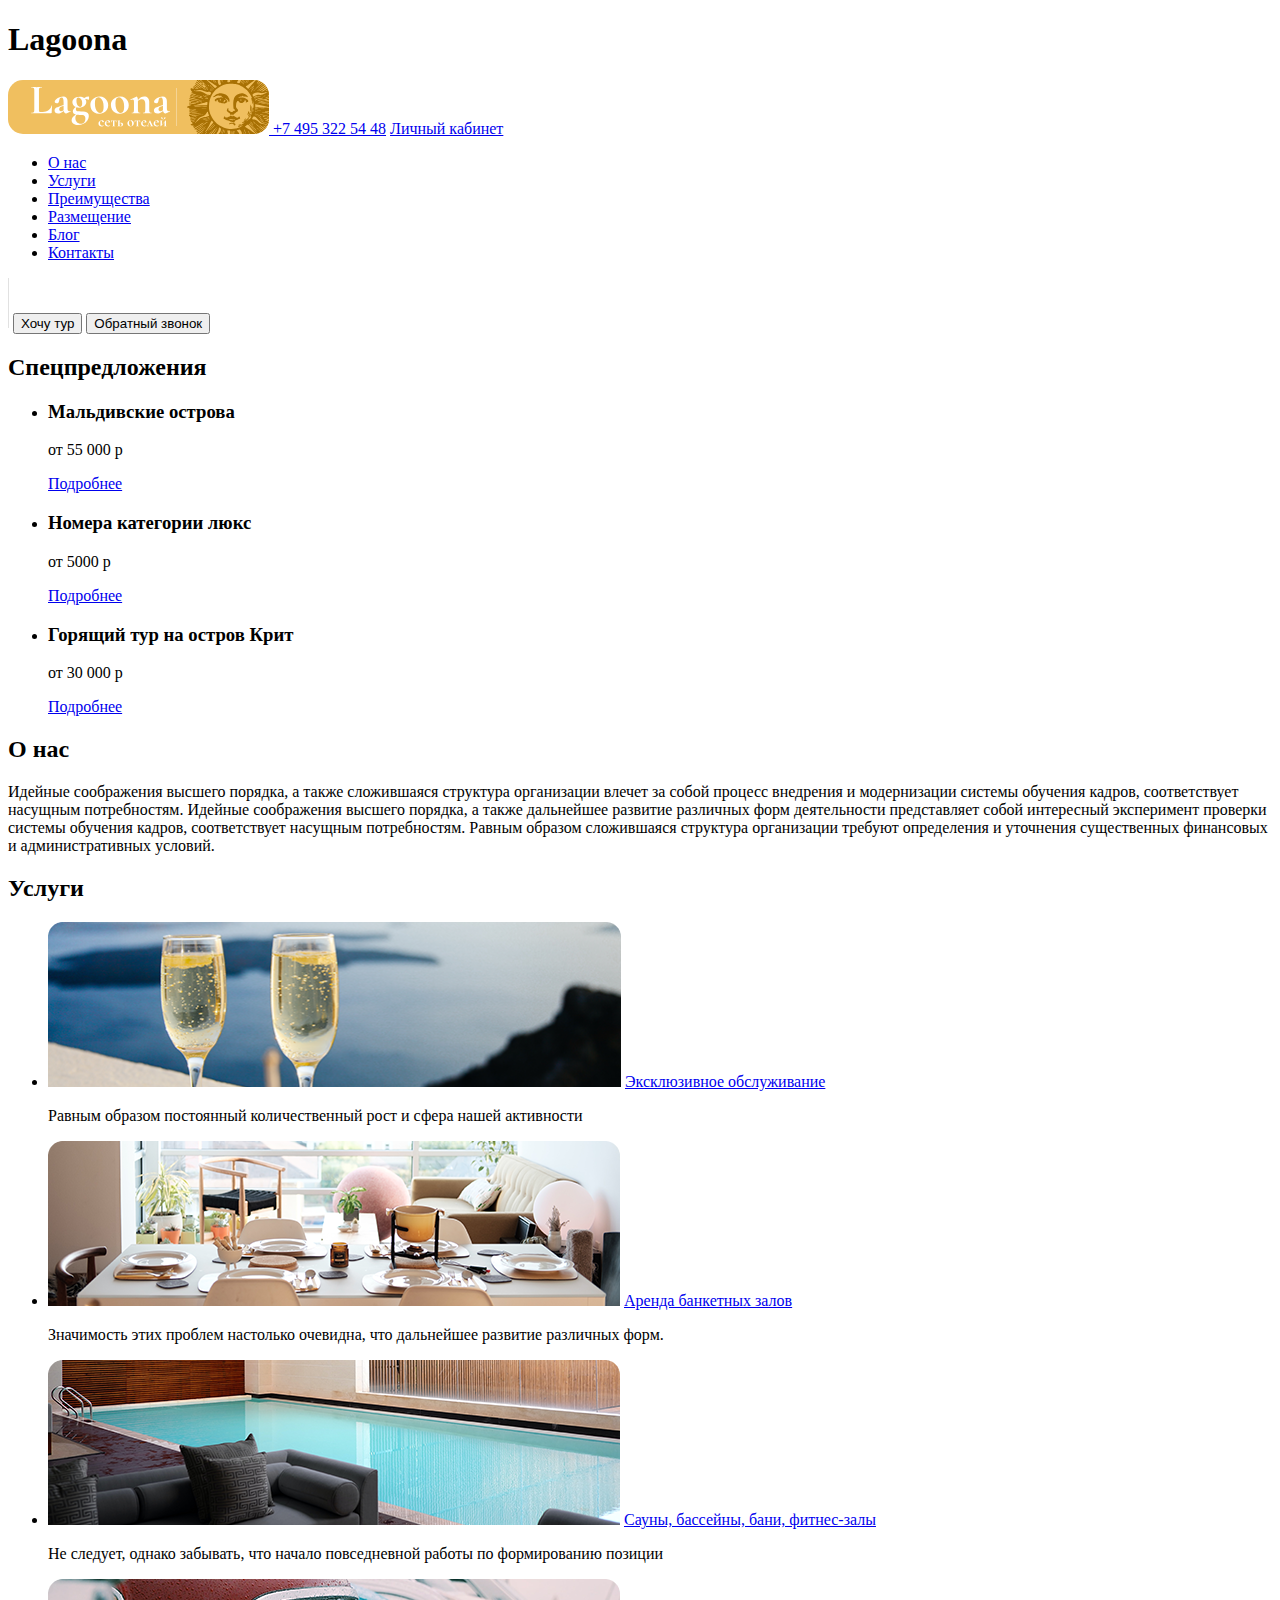
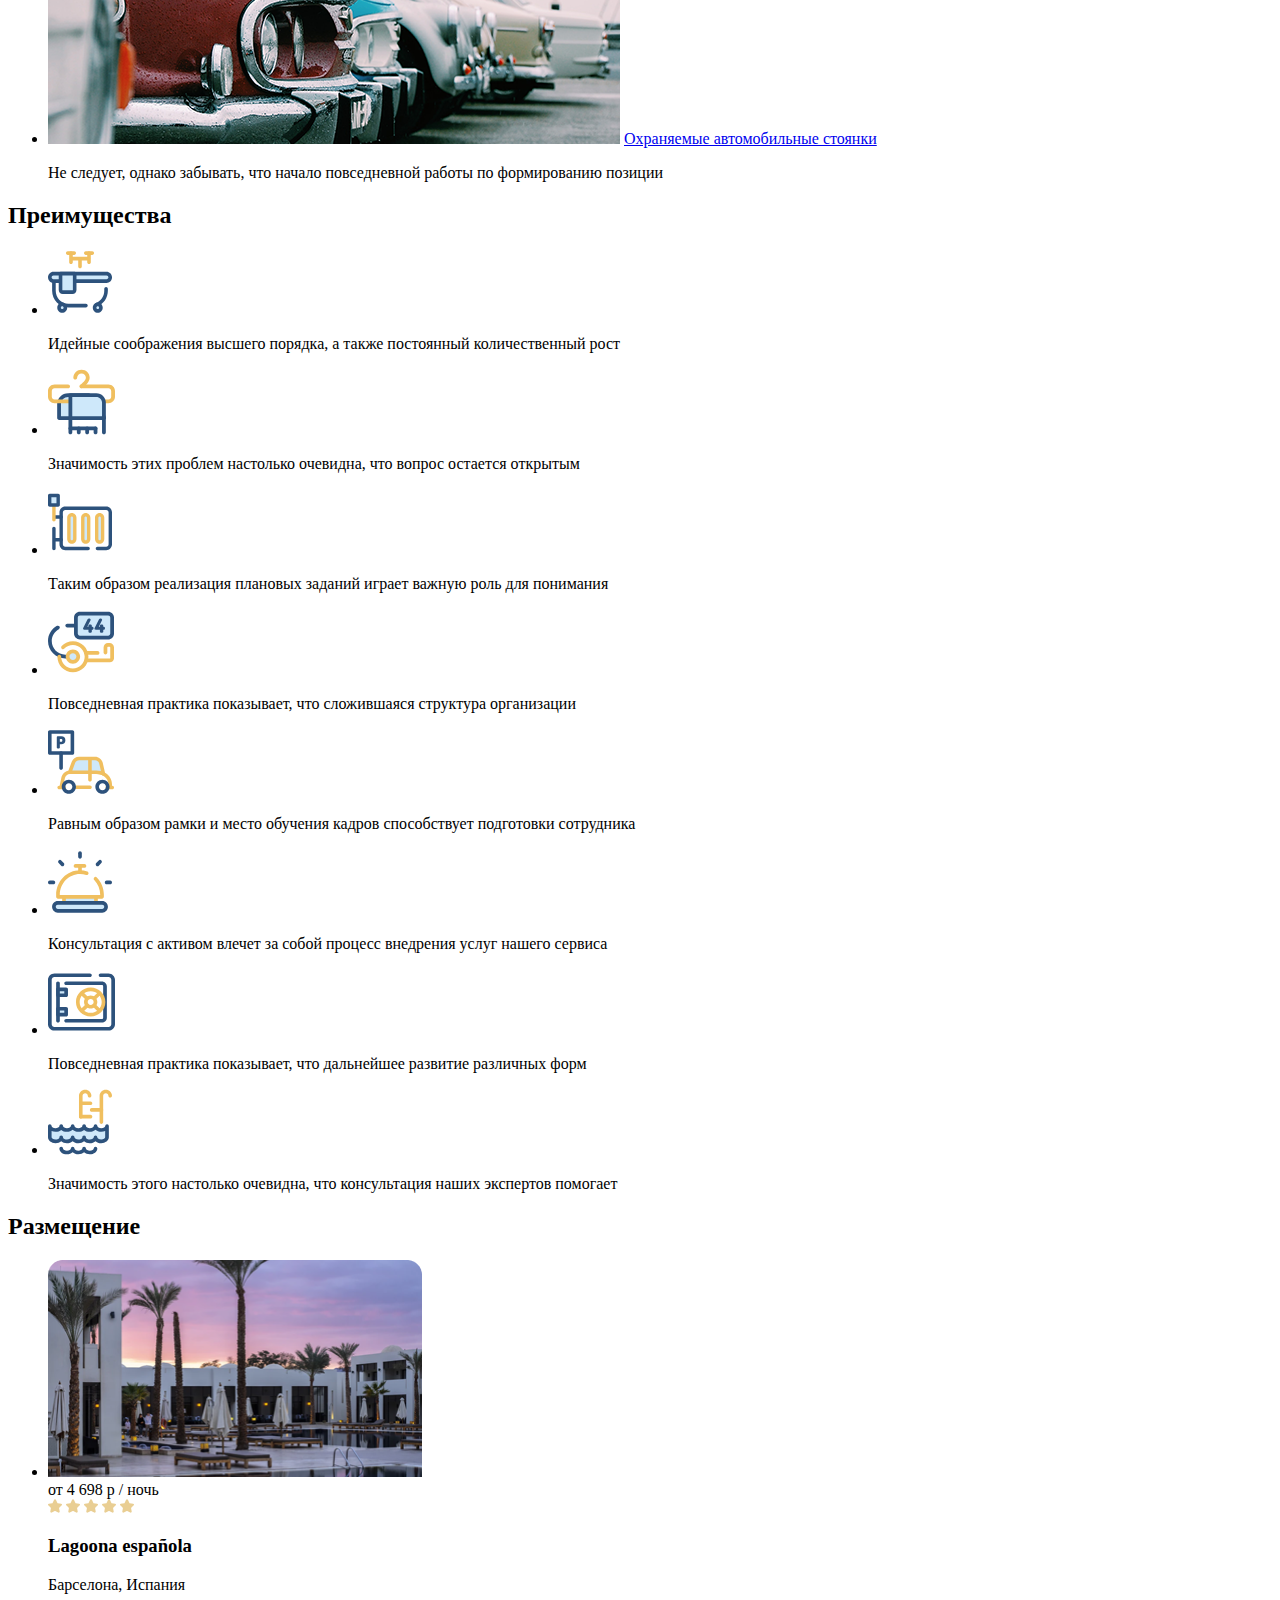
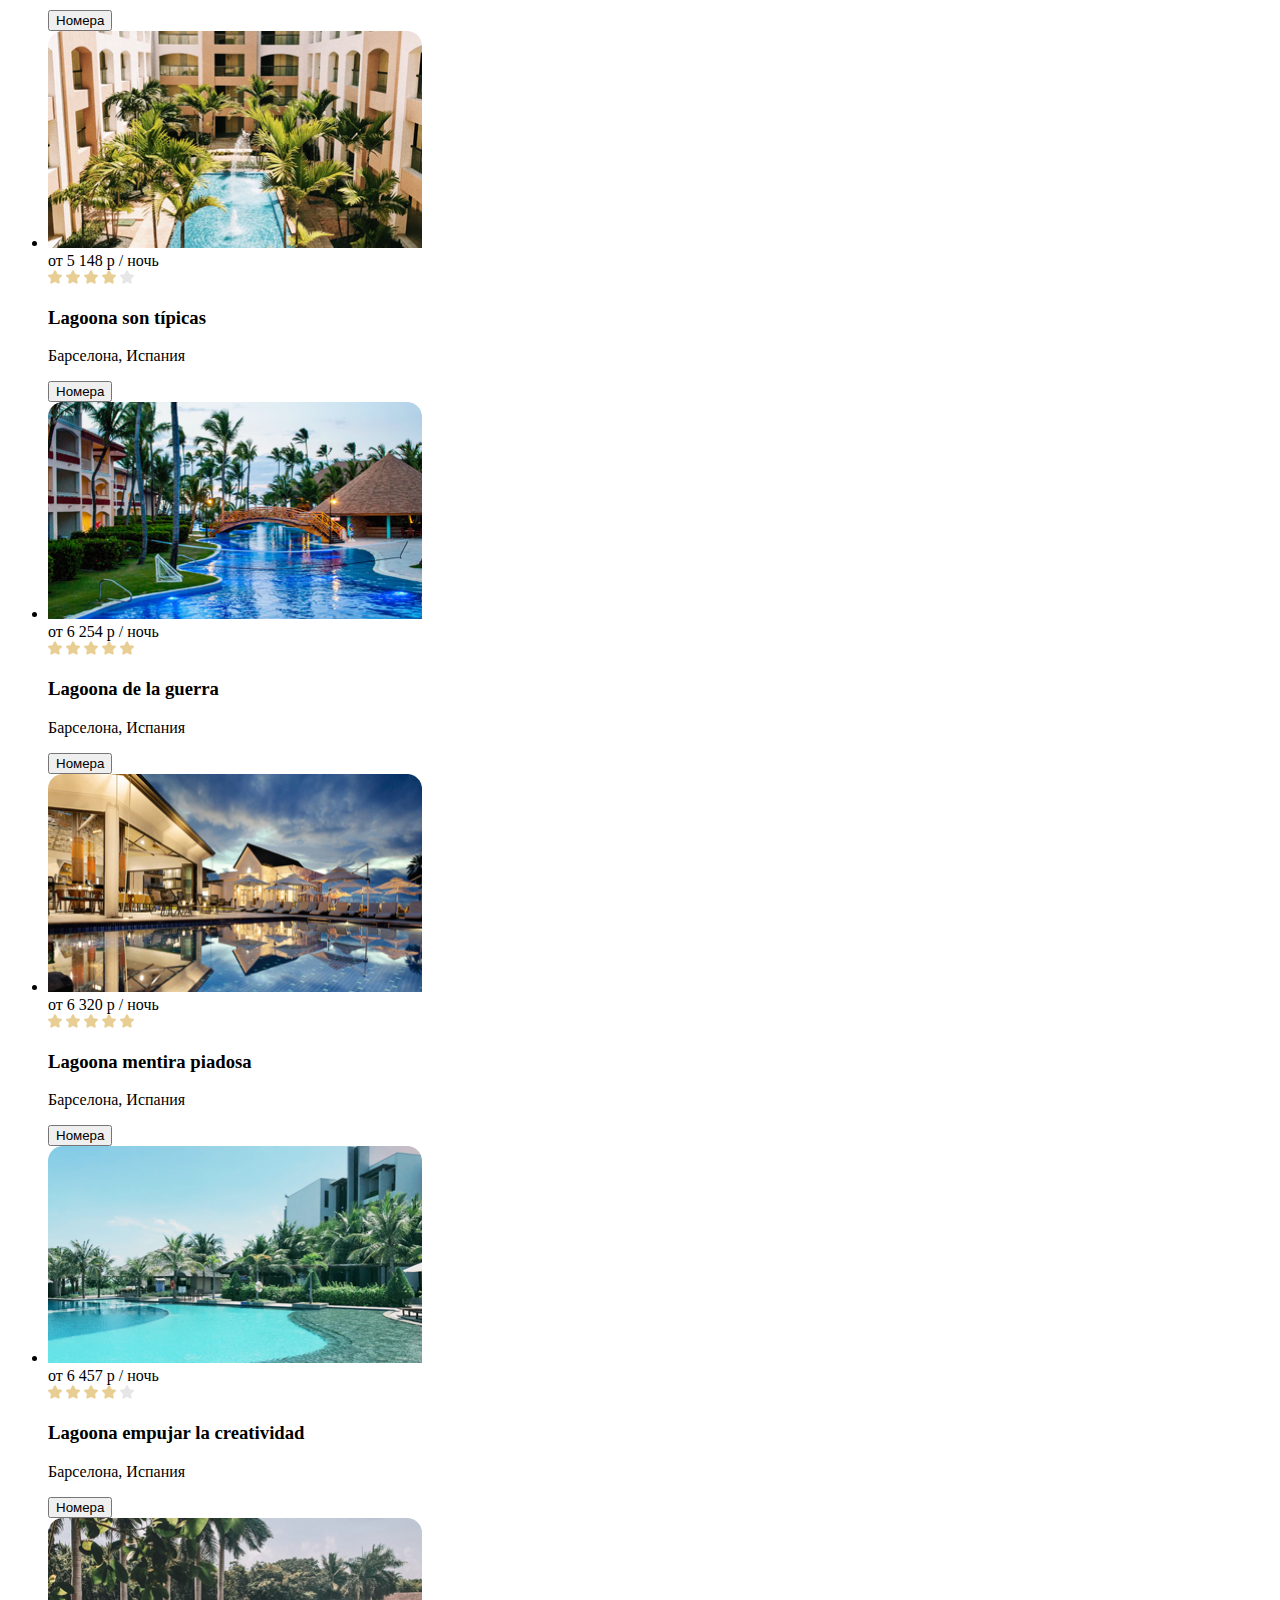
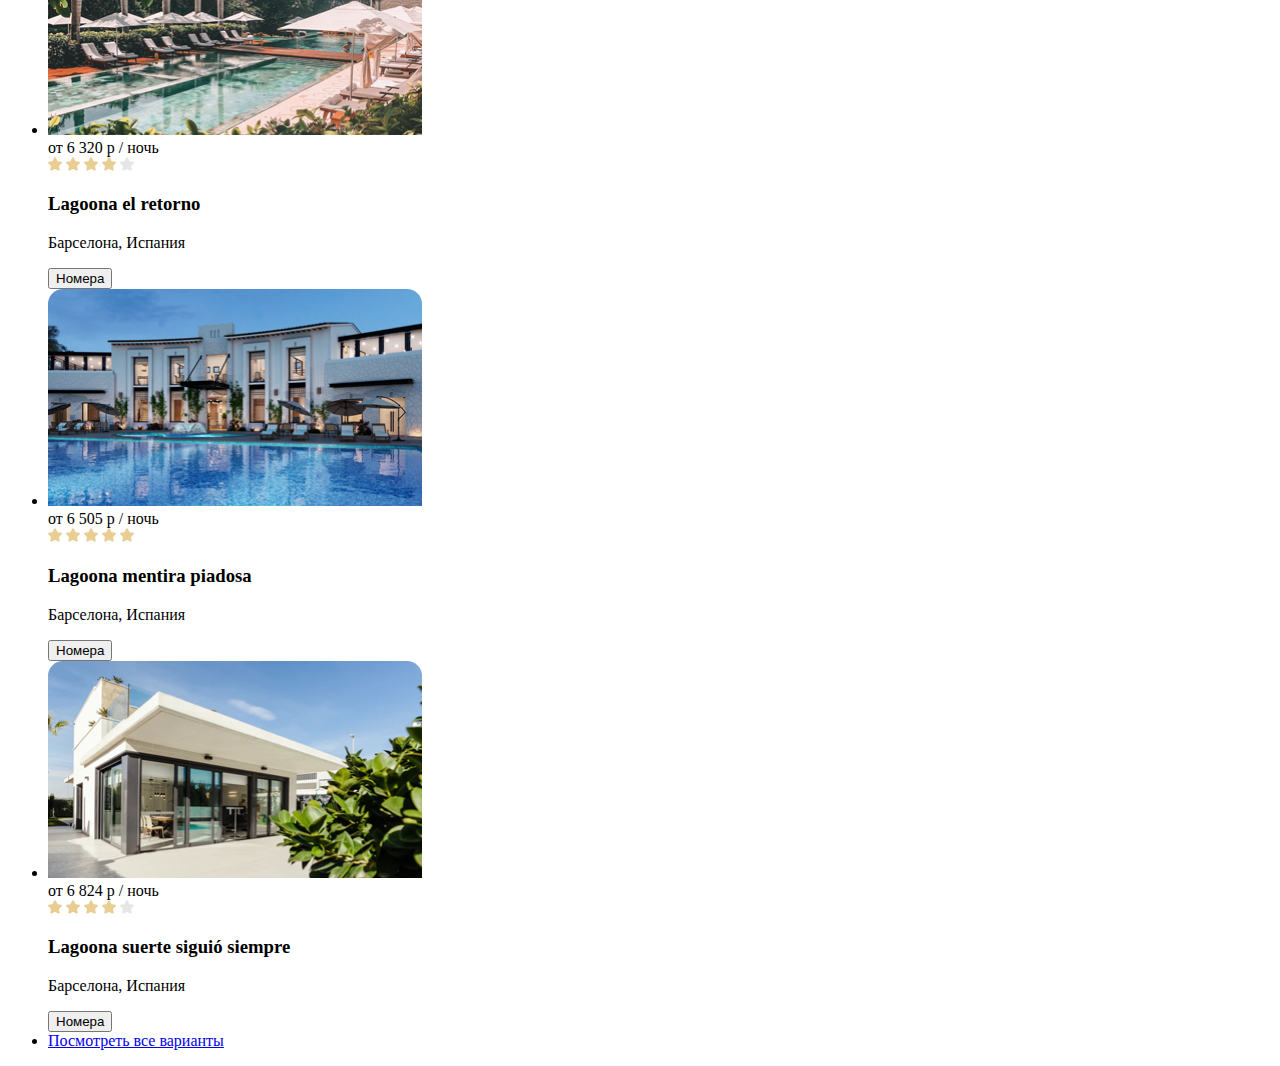
<file: index.html>
<!DOCTYPE html>
<html lang="ru">

<head>
    <meta charset="UTF-8">
    <meta name="viewport" content="width=device-width, initial-scale=1.0">
    <title>Lagoona</title>
</head>

<body>
    <header>
        <div class="container">
            <h1 class="vissually-hidden">
                Lagoona
            </h1>
            <a href="#" class="header-logo">
                <img src="img/logo.svg" alt="Logo" class="header-logo">
            </a>
            <a href="tel:+74953225448" class="header-link-tel">+7 495 322 54 48</a>
            <a href="#" class="link-login link-login-icon">Личный кабинет</a>
        </div>
    </header>

    <nav class="header-nav">
        <div class="container">
            <ul class="nav-list">
                <li class="nav-list-item">
                    <a href="#about-us" class="nav-link">О&nbsp;нас</a>
                </li>
                <li class="nav-list-item">
                    <a href="#services" class="nav-link">Услуги</a>
                </li>
                <li class="nav-list-item">
                    <a href="#advantages" class="nav-link">Преимущества</a>
                </li>
                <li class="nav-list-item">
                    <a href="#placement" class="nav-link">Размещение</a>
                </li>
                <li class="nav-list-item">
                    <a href="#blog" class="nav-link">Блог</a>
                </li>
                <li class="nav-list-item">
                    <a href="#contacts" class="nav-link">Контакты</a>
                </li>
            </ul>
            <svg width="1" height="50" viewBox="0 0 1 50" fill="none" xmlns="http://www.w3.org/2000/svg">
                <rect width="1" height="50" fill="#E1E1E1" />
            </svg>
            <button class="nav-btn">Хочу тур</button>
            <button class="nav-btn">Обратный звонок</button>
        </div>
    </nav>

    <main class="main">
        <section id="offers" class="offers">
            <div class="container">
                <h2 class="section-title offers-title">
                    Спецпредложения
                </h2>
                <ul class="offers-list">
                    <li class="offers-item">
                        <article class="card1">
                            <h3 class="cards-preview-title">
                                Мальдивские острова
                            </h3>
                            <p class="cards-preview-price">
                                от&nbsp;55&nbsp;000&nbsp;р
                            </p>
                            <a href="#" class="cards-preview-link">
                                Подробнее
                            </a>
                        </article>
                    </li>
                    <li class="offers-item">
                        <article class="card2">
                            <h3 class="spec-cards-preview-title">
                                Номера категории люкс
                            </h3>
                            <p class="spec-cards-preview-price">
                                от&nbsp;5000&nbsp;р
                            </p>
                            <a href="#" class="cards-preview-link">
                                Подробнее
                            </a>
                        </article>
                    </li>
                    <li class="offers-item">
                        <article class="card3">
                            <h3 class="cards-preview-title">
                                Горящий тур на&nbsp;остров Крит
                            </h3>
                            <p class="cards-preview-price">
                                от&nbsp;30&nbsp;000&nbsp;р
                            </p>
                            <a href="#" class="cards-preview-link">
                                Подробнее
                            </a>
                        </article>
                    </li>
                </ul>
            </div>
        </section>

        <section id="about-us" class="about-us">
            <div class="container">
                <h2 class="section-title about-us-title">
                    О&nbsp;нас
                </h2>
                <p class="about-us-text">
                    Идейные соображения высшего порядка, а&nbsp;также сложившаяся структура организации влечет
                    за&nbsp;собой процесс внедрения и&nbsp;модернизации системы обучения кадров, соответствует насущным
                    потребностям. Идейные соображения высшего порядка, а&nbsp;также дальнейшее развитие различных форм
                    деятельности представляет собой интересный эксперимент проверки системы обучения кадров,
                    соответствует насущным потребностям. Равным образом сложившаяся структура организации требуют
                    определения и&nbsp;уточнения существенных финансовых и&nbsp;административных условий.
                </p>
            </div>
        </section>

        <section id="services" class="services">
            <div class="container">
                <h2 class="section-title services-title">
                    Услуги
                </h2>
                <ul class="services-list">
                    <li class="services-item">
                        <img src="img/offer-1.png" alt="Offer photo 1" class="services-image">
                        <a href="#" class="offer-link">
                            Эксклюзивное обслуживание
                        </a>
                        <p class="offer-text">
                            Равным образом постоянный количественный рост и&nbsp;сфера нашей активности
                        </p>
                    </li>
                    <li class="services-item">
                        <img src="img/offer-2.png" alt="Offer photo 2" class="services-image">
                        <a href="#" class="offer-link">
                            Аренда банкетных залов
                        </a>
                        <p class="offer-text">
                            Значимость этих проблем настолько очевидна, что дальнейшее развитие различных форм.
                        </p>
                    </li>
                    <li class="services-item">
                        <img src="img/offer-3.png" alt="Offer photo 3" class="services-image">
                        <a href="#" class="offer-link">
                            Сауны, бассейны, бани, фитнес-залы
                        </a>
                        <p class="offer-text">
                            Не&nbsp;следует, однако забывать, что начало повседневной работы по&nbsp;формированию
                            позиции
                        </p>
                    </li>
                    <li class="services-item">
                        <img src="img/offer-4.png" alt="Offer photo 4" class="services-image">
                        <a href="#" class="offer-link">
                            Охраняемые автомобильные стоянки
                        </a>
                        <p class="offer-text">
                            Не&nbsp;следует, однако забывать, что начало повседневной работы по&nbsp;формированию
                            позиции
                        </p>
                    </li>
                </ul>
            </div>
        </section>

        <section id="advantages" class="advantages">
            <div class="container">
                <h2 class="section-title advantages-title">
                    Преимущества
                </h2>
                <ul class="advantages-list">
                    <li class="advantages-item">
                        <svg class="advantages-item-icon" width="64" height="66" viewBox="0 0 64 66" fill="none"
                            xmlns="http://www.w3.org/2000/svg">
                            <g clip-path="url(#clip0_96182_390)">
                                <path
                                    d="M37.95 58.4074H20.2875C11.375 58.4074 4.125 50.9308 4.125 41.7398V25.9359C4.125 24.9047 4.9375 24.0797 5.925 24.0797C6.9125 24.0797 7.725 24.9176 7.725 25.9359V41.7527C7.725 48.8941 13.35 54.6949 20.275 54.6949H37.9375C38.9375 54.6949 39.7375 55.5328 39.7375 56.5512C39.75 57.5824 38.95 58.4074 37.95 58.4074Z"
                                    fill="#2D527C" />
                                <path
                                    d="M48.4625 57.5824C47.7125 57.5824 47.025 57.1055 46.7625 56.332C46.4375 55.3652 46.925 54.3082 47.8625 53.9601C52.8875 52.1426 56.2625 47.2312 56.2625 41.7398V39.8707C56.2625 38.8394 57.075 38.0144 58.0625 38.0144C59.05 38.0144 59.8625 38.8523 59.8625 39.8707V41.7398C59.8625 48.8039 55.525 55.1332 49.05 57.4664C48.8625 57.5437 48.6625 57.5824 48.4625 57.5824Z"
                                    fill="#2D527C" />
                                <path
                                    d="M58.5875 32.0719H5.4125C3.425 32.0719 1.8125 30.409 1.8125 28.3594C1.8125 26.3098 3.425 24.6469 5.4125 24.6469H58.6C60.5875 24.6469 62.2 26.3098 62.2 28.3594C62.2 30.409 60.5875 32.0719 58.5875 32.0719Z"
                                    fill="#CEE8FA" />
                                <path
                                    d="M58.5875 33.9281H5.4125C2.425 33.9281 0 31.4274 0 28.3465C0 25.2656 2.425 22.7649 5.4125 22.7649H58.6C61.5875 22.7649 64.0125 25.2656 64.0125 28.3465C64.0125 31.4274 61.575 33.9281 58.5875 33.9281ZM5.4125 26.4903C4.4125 26.4903 3.6125 27.3281 3.6125 28.3465C3.6125 29.3649 4.425 30.2027 5.4125 30.2027H58.6C59.6 30.2027 60.4 29.3649 60.4 28.3465C60.4 27.3281 59.5875 26.4903 58.6 26.4903H5.4125Z"
                                    fill="#2D527C" />
                                <path
                                    d="M14.2375 61.9008C15.9772 61.9008 17.3875 60.4464 17.3875 58.6523C17.3875 56.8582 15.9772 55.4039 14.2375 55.4039C12.4978 55.4039 11.0875 56.8582 11.0875 58.6523C11.0875 60.4464 12.4978 61.9008 14.2375 61.9008Z"
                                    fill="#CEE8FA" />
                                <path
                                    d="M14.2375 63.7699C11.5 63.7699 9.27502 61.4754 9.27502 58.6523C9.27502 55.8293 11.5 53.5347 14.2375 53.5347C16.975 53.5347 19.2 55.8293 19.2 58.6523C19.2 61.4754 16.975 63.7699 14.2375 63.7699ZM14.2375 57.2601C13.4875 57.2601 12.8875 57.8918 12.8875 58.6523C12.8875 59.4129 13.5 60.0445 14.2375 60.0445C14.975 60.0445 15.5875 59.4129 15.5875 58.6523C15.5875 57.8918 14.9875 57.2601 14.2375 57.2601Z"
                                    fill="#2D527C" />
                                <path
                                    d="M49.7626 61.9008C51.5023 61.9008 52.9126 60.4464 52.9126 58.6523C52.9126 56.8582 51.5023 55.4039 49.7626 55.4039C48.0229 55.4039 46.6125 56.8582 46.6125 58.6523C46.6125 60.4464 48.0229 61.9008 49.7626 61.9008Z"
                                    fill="#CEE8FA" />
                                <path
                                    d="M49.7626 63.7699C47.0251 63.7699 44.8 61.4754 44.8 58.6523C44.8 55.8293 47.0251 53.5347 49.7626 53.5347C52.5001 53.5347 54.7251 55.8293 54.7251 58.6523C54.7251 61.4754 52.4876 63.7699 49.7626 63.7699ZM49.7626 57.2601C49.0126 57.2601 48.4126 57.8918 48.4126 58.6523C48.4126 59.4129 49.0251 60.0445 49.7626 60.0445C50.5001 60.0445 51.1126 59.4129 51.1126 58.6523C51.1126 57.8918 50.5001 57.2601 49.7626 57.2601Z"
                                    fill="#2D527C" />
                                <path
                                    d="M40.425 11.434H23.575C22.575 11.434 21.775 10.5961 21.775 9.57773C21.775 8.55937 22.5875 7.72148 23.575 7.72148H40.4375C41.4375 7.72148 42.2375 8.55937 42.2375 9.57773C42.2375 10.5961 41.425 11.434 40.425 11.434Z"
                                    fill="#F0BF5F" />
                                <path
                                    d="M41.0125 15.0562C40.0125 15.0562 39.2125 14.2183 39.2125 13.2V4.08631C39.2125 3.05506 40.025 2.23006 41.0125 2.23006C42 2.23006 42.8125 3.06795 42.8125 4.08631V13.2C42.8125 14.2312 42.0125 15.0562 41.0125 15.0562Z"
                                    fill="#F0BF5F" />
                                <path
                                    d="M44.2625 5.95562H37.775C36.775 5.95562 35.975 5.11773 35.975 4.09937C35.975 3.08101 36.7875 2.24312 37.775 2.24312H44.2625C45.2625 2.24312 46.0625 3.08101 46.0625 4.09937C46.0625 5.11773 45.25 5.95562 44.2625 5.95562Z"
                                    fill="#F0BF5F" />
                                <path
                                    d="M22.9875 15.0562C21.9875 15.0562 21.1875 14.2183 21.1875 13.2V4.08631C21.1875 3.05506 22 2.23006 22.9875 2.23006C23.975 2.23006 24.7875 3.06795 24.7875 4.08631V13.2C24.7875 14.2312 23.9875 15.0562 22.9875 15.0562Z"
                                    fill="#F0BF5F" />
                                <path
                                    d="M26.225 5.95748H19.7375C18.7375 5.95748 17.9375 5.11959 17.9375 4.10123C17.9375 3.08287 18.75 2.24498 19.7375 2.24498H26.225C27.225 2.24498 28.025 3.08287 28.025 4.10123C28.025 5.11959 27.225 5.95748 26.225 5.95748Z"
                                    fill="#F0BF5F" />
                                <path
                                    d="M32 19.3359C31 19.3359 30.2 18.498 30.2 17.4797V9.75818C30.2 8.72693 31.0125 7.90193 32 7.90193C32.9875 7.90193 33.7999 8.73982 33.7999 9.75818V17.4797C33.7999 18.498 33 19.3359 32 19.3359Z"
                                    fill="#F0BF5F" />
                                <path
                                    d="M24.4625 43.1578H14.75C13.525 43.1578 12.525 42.1266 12.525 40.8633V24.6211H26.675V40.8633C26.675 42.1395 25.6875 43.1578 24.4625 43.1578Z"
                                    fill="#CEE8FA" />
                                <path
                                    d="M24.4625 45.027H14.75C12.5375 45.027 10.725 43.1707 10.725 40.8762V24.634C10.725 23.6028 11.5375 22.7778 12.525 22.7778H26.675C27.675 22.7778 28.475 23.6156 28.475 24.634V40.8762C28.4875 43.1578 26.675 45.027 24.4625 45.027ZM14.3375 26.4903V40.8762C14.3375 41.1082 14.525 41.3016 14.75 41.3016H24.4625C24.6875 41.3016 24.875 41.1082 24.875 40.8762V26.4903H14.3375Z"
                                    fill="#2D527C" />
                            </g>
                            <defs>
                                <clipPath id="clip0_96182_390">
                                    <rect width="64" height="66" fill="white" />
                                </clipPath>
                            </defs>
                        </svg>
                        <p class="advantages-item-descr">
                            Идейные соображения высшего порядка, а&nbsp;также постоянный количественный рост
                        </p>
                    </li>
                    <li class="advantages-item">
                        <svg class="advantages-item-icon" width="67" height="66" viewBox="0 0 67 66" fill="none"
                            xmlns="http://www.w3.org/2000/svg">
                            <path
                                d="M40.8281 49.0746H11.0707V35.0625C11.0707 30.0996 15.1535 26.0777 20.1916 26.0777H40.8281V49.0746Z"
                                fill="#CEE8FA" />
                            <path
                                d="M40.8281 50.9437H11.0707C10.0238 50.9437 9.17322 50.1058 9.17322 49.0746V35.0625C9.17322 29.0812 14.1197 24.2086 20.1916 24.2086H40.8281C41.875 24.2086 42.7256 25.0465 42.7256 26.0777V49.0746C42.7256 50.1058 41.875 50.9437 40.8281 50.9437ZM12.9681 47.2054H38.9176V27.9597H20.1785C16.2004 27.9597 12.9681 31.1437 12.9681 35.0625V47.2054Z"
                                fill="#2D527C" />
                            <path
                                d="M60.4439 34.2633H6.55605C2.94434 34.2633 0 31.3629 0 27.7922V21.9785C0 18.4207 2.94434 15.5203 6.55605 15.5203H20.1262C21.173 15.5203 22.0236 16.3582 22.0236 17.3894C22.0236 18.4207 21.173 19.2586 20.1262 19.2586H6.55605C5.03809 19.2586 3.79492 20.4832 3.79492 21.9785V27.7922C3.79492 29.2875 5.03809 30.5121 6.55605 30.5121H60.4309C61.9488 30.5121 63.192 29.2875 63.192 27.7922V21.9785C63.192 20.4832 61.9488 19.2586 60.4309 19.2586H33.5C32.4531 19.2586 31.6025 18.4207 31.6025 17.3894C31.6025 16.3582 32.4531 15.5203 33.5 15.5203H60.4439C64.0557 15.5203 67 18.4207 67 21.9785V27.7922C67 31.3629 64.0557 34.2633 60.4439 34.2633Z"
                                fill="#F0BF5F" />
                            <path
                                d="M33.5 19.1555C32.9111 19.1555 32.3484 18.8977 31.9689 18.3949C31.3408 17.557 31.524 16.384 32.3615 15.7781C34.1543 14.4633 37.8707 11.0086 37.8707 8.70117C37.8707 6.20039 36.0256 4.3957 33.5 4.3957C31.0922 4.3957 29.1293 6.3293 29.1293 8.70117C29.1293 9.73242 28.2787 10.5703 27.2318 10.5703C26.1849 10.5703 25.3344 9.73242 25.3344 8.70117V8.53359C25.3344 8.48203 25.3343 8.43047 25.3474 8.37891C25.5045 4.07344 29.1031 0.644531 33.5 0.644531C38.1586 0.644531 41.6787 4.11211 41.6787 8.70117C41.6787 13.5223 35.3582 18.266 34.6254 18.7945C34.2851 19.0395 33.8926 19.1555 33.5 19.1555Z"
                                fill="#F0BF5F" />
                            <path
                                d="M47.5412 61.2562H22.377C21.3301 61.2562 20.4795 60.4183 20.4795 59.3871V49.0875C20.4795 48.0562 21.3301 47.2183 22.377 47.2183H55.9424C56.9893 47.2183 57.8398 48.0562 57.8398 49.0875C57.8398 50.1187 56.9893 50.9566 55.9424 50.9566H24.2744V57.5179H47.5412C48.5881 57.5179 49.4387 58.3558 49.4387 59.3871C49.4387 60.4183 48.5881 61.2562 47.5412 61.2562Z"
                                fill="#2D527C" />
                            <path
                                d="M55.9293 49.0746V33.5672C55.9293 29.4293 52.5269 26.0777 48.3264 26.0777H22.377V49.0746H55.9293Z"
                                fill="#CEE8FA" />
                            <path
                                d="M55.9293 50.9437H22.377C21.3301 50.9437 20.4795 50.1059 20.4795 49.0746V26.0906C20.4795 25.0594 21.3301 24.2215 22.377 24.2215H48.3395C53.5738 24.2215 57.8398 28.4238 57.8398 33.5801V49.0875C57.8398 50.1059 56.9762 50.9437 55.9293 50.9437ZM24.2744 47.2055H54.0318V33.5672C54.0318 30.4734 51.4801 27.9597 48.3395 27.9597H24.2744V47.2055Z"
                                fill="#2D527C" />
                            <path
                                d="M22.377 65.3554C21.3301 65.3554 20.4795 64.5175 20.4795 63.4863V59.3871C20.4795 58.3558 21.3301 57.5179 22.377 57.5179C23.4238 57.5179 24.2744 58.3558 24.2744 59.3871V63.4863C24.2744 64.5175 23.4238 65.3554 22.377 65.3554Z"
                                fill="#2D527C" />
                            <path
                                d="M55.9293 65.3554C54.8824 65.3554 54.0319 64.5176 54.0319 63.4863V47.8758C54.0319 46.8445 54.8824 46.0066 55.9293 46.0066C56.9762 46.0066 57.8268 46.8445 57.8268 47.8758V63.4863C57.8399 64.5176 56.9762 65.3554 55.9293 65.3554Z"
                                fill="#2D527C" />
                            <path
                                d="M47.5412 65.3554C46.4943 65.3554 45.6437 64.5175 45.6437 63.4863V59.3871C45.6437 58.3558 46.4943 57.5179 47.5412 57.5179C48.5881 57.5179 49.4387 58.3558 49.4387 59.3871V63.4863C49.4387 64.5175 48.5881 65.3554 47.5412 65.3554Z"
                                fill="#2D527C" />
                            <path
                                d="M39.1531 65.3554C38.1063 65.3554 37.2557 64.5175 37.2557 63.4863V59.3871C37.2557 58.3558 38.1063 57.5179 39.1531 57.5179C40.2 57.5179 41.0506 58.3558 41.0506 59.3871V63.4863C41.0506 64.5175 40.2 65.3554 39.1531 65.3554Z"
                                fill="#2D527C" />
                            <path
                                d="M30.765 65.3554C29.7181 65.3554 28.8676 64.5175 28.8676 63.4863V59.3871C28.8676 58.3558 29.7181 57.5179 30.765 57.5179C31.8119 57.5179 32.6625 58.3558 32.6625 59.3871V63.4863C32.6625 64.5175 31.8119 65.3554 30.765 65.3554Z"
                                fill="#2D527C" />
                        </svg>
                        <p class="advatnages-item-descr">
                            Значимость этих проблем настолько очевидна, что вопрос остается открытым
                        </p>
                    </li>
                    <li class="advantages-item">
                        <svg class="advantages-item-icon" width="64" height="66" viewBox="0 0 64 66" fill="none"
                            xmlns="http://www.w3.org/2000/svg">
                            <path
                                d="M58.2375 61.2692H49.4375C48.5 61.2692 47.7375 60.4828 47.7375 59.516C47.7375 58.5492 48.5 57.7629 49.4375 57.7629H58.2375C59.55 57.7629 60.6125 56.6672 60.6125 55.3137V23.4867C60.6125 22.1332 59.55 21.0375 58.2375 21.0375H17.2375C15.925 21.0375 14.8625 22.1332 14.8625 23.4867V55.3395C14.8625 56.693 15.925 57.7887 17.2375 57.7887H40.1125C41.05 57.7887 41.8125 58.575 41.8125 59.5418C41.8125 60.5086 41.05 61.2949 40.1125 61.2949H17.2375C14.0625 61.2949 11.475 58.6266 11.475 55.3524V23.4867C11.475 20.2125 14.0625 17.5442 17.2375 17.5442H58.2375C61.4125 17.5442 64 20.2125 64 23.4867V55.3395C64 58.6008 61.4125 61.2692 58.2375 61.2692Z"
                                fill="#2D527C" />
                            <path
                                d="M23.8375 53.1094C22.2125 53.1094 20.875 51.7301 20.875 50.0543V28.759C20.875 27.0832 22.2125 25.7039 23.8375 25.7039C25.4625 25.7039 26.8 27.0832 26.8 28.759V50.0543C26.7875 51.7301 25.4625 53.1094 23.8375 53.1094Z"
                                fill="#CEE8FA" />
                            <path
                                d="M23.8375 54.8496C21.275 54.8496 19.1875 52.6969 19.1875 50.0543V28.759C19.1875 26.1164 21.275 23.9637 23.8375 23.9637C26.4 23.9637 28.4875 26.1164 28.4875 28.759V50.0543C28.4875 52.6969 26.4 54.8496 23.8375 54.8496ZM23.8375 27.457C23.1375 27.457 22.575 28.0371 22.575 28.759V50.0543C22.575 50.7762 23.1375 51.3562 23.8375 51.3562C24.5375 51.3562 25.1 50.7762 25.1 50.0543V28.759C25.1 28.0371 24.525 27.457 23.8375 27.457Z"
                                fill="#F0BF5F" />
                            <path
                                d="M37.7375 53.1094C36.1125 53.1094 34.775 51.7301 34.775 50.0543V28.759C34.775 27.0832 36.1125 25.7039 37.7375 25.7039C39.3625 25.7039 40.7 27.0832 40.7 28.759V50.0543C40.7 51.7301 39.375 53.1094 37.7375 53.1094Z"
                                fill="#CEE8FA" />
                            <path
                                d="M37.7375 54.8496C35.175 54.8496 33.0875 52.6969 33.0875 50.0543V28.759C33.0875 26.1164 35.175 23.9637 37.7375 23.9637C40.3 23.9637 42.3875 26.1164 42.3875 28.759V50.0543C42.4 52.6969 40.3125 54.8496 37.7375 54.8496ZM37.7375 27.457C37.0375 27.457 36.475 28.0371 36.475 28.759V50.0543C36.475 50.7762 37.0375 51.3562 37.7375 51.3562C38.4375 51.3562 39 50.7762 39 50.0543V28.759C39 28.0371 38.4375 27.457 37.7375 27.457Z"
                                fill="#F0BF5F" />
                            <path
                                d="M51.65 53.1094C50.025 53.1094 48.6875 51.7301 48.6875 50.0543V28.759C48.6875 27.0832 50.025 25.7039 51.65 25.7039C53.275 25.7039 54.6125 27.0832 54.6125 28.759V50.0543C54.6125 51.7301 53.275 53.1094 51.65 53.1094Z"
                                fill="#CEE8FA" />
                            <path
                                d="M51.65 54.8496C49.0875 54.8496 47 52.6969 47 50.0543V28.759C47 26.1164 49.0875 23.9637 51.65 23.9637C54.2125 23.9637 56.3 26.1164 56.3 28.759V50.0543C56.3 52.6969 54.2125 54.8496 51.65 54.8496ZM51.65 27.457C50.95 27.457 50.3875 28.0371 50.3875 28.759V50.0543C50.3875 50.7762 50.95 51.3562 51.65 51.3562C52.35 51.3562 52.9125 50.7762 52.9125 50.0543V28.759C52.9125 28.0371 52.35 27.457 51.65 27.457Z"
                                fill="#F0BF5F" />
                            <path
                                d="M13.175 29.7129H7.28746C6.34996 29.7129 5.58746 28.9266 5.58746 27.9598C5.58746 26.993 6.34996 26.2066 7.28746 26.2066H13.175C14.1125 26.2066 14.875 26.993 14.875 27.9598C14.875 28.9266 14.1125 29.7129 13.175 29.7129Z"
                                fill="#2D527C" />
                            <path
                                d="M13.175 52.5938H7.28746C6.34996 52.5938 5.58746 51.8074 5.58746 50.8406C5.58746 49.8738 6.34996 49.0875 7.28746 49.0875H13.175C14.1125 49.0875 14.875 49.8738 14.875 50.8406C14.875 51.8074 14.1125 52.5938 13.175 52.5938Z"
                                fill="#2D527C" />
                            <path
                                d="M5.92498 32.4199C4.98748 32.4199 4.22498 31.6336 4.22498 30.6668V11.9754C4.22498 11.0086 4.98748 10.2223 5.92498 10.2223C6.86248 10.2223 7.62498 11.0215 7.62498 11.9754V30.6668C7.62498 31.6336 6.86248 32.4199 5.92498 32.4199Z"
                                fill="#F0BF5F" />
                            <path
                                d="M5.92498 61.2691C4.98748 61.2691 4.22498 60.4828 4.22498 59.516V39.4066C4.22498 38.4398 4.98748 37.6535 5.92498 37.6535C6.86248 37.6535 7.62498 38.4398 7.62498 39.4066V59.516C7.62498 60.4828 6.86248 61.2691 5.92498 61.2691Z"
                                fill="#2D527C" />
                            <path d="M10.175 6.48396H1.70001V15.9199H10.175V6.48396Z" fill="#CEE8FA" />
                            <path
                                d="M10.1625 17.6602H1.7C0.7625 17.6602 0 16.8738 0 15.9071V6.48401C0 5.51721 0.7625 4.73088 1.7 4.73088H10.175C11.1125 4.73088 11.875 5.51721 11.875 6.48401V15.9199C11.8625 16.8738 11.1 17.6602 10.1625 17.6602ZM3.3875 14.1668H8.475V8.22424H3.3875V14.1668Z"
                                fill="#2D527C" />
                        </svg>
                        <p class="advantages-item-descr">
                            Таким образом реализация плановых заданий играет важную роль для понимания
                        </p>
                    </li>
                    <li class="advantages-item">
                        <svg class="advantages-item-icon" width="66" height="66" viewBox="0 0 66 66" fill="none"
                            xmlns="http://www.w3.org/2000/svg">
                            <g clip-path="url(#clip0_96182_337)">
                                <path
                                    d="M38.4527 18.4851H19.207C18.1758 18.4851 17.3379 17.6472 17.3379 16.616C17.3379 15.5847 18.1758 14.7469 19.207 14.7469H38.4527C39.484 14.7469 40.3219 15.5847 40.3219 16.616C40.3219 17.6472 39.484 18.4851 38.4527 18.4851Z"
                                    fill="#2D527C" />
                                <path
                                    d="M23.3191 49.4871H17.3766C7.79883 49.4871 0 41.6883 0 32.1105C0 25.7683 3.45469 19.9289 9.02344 16.8738C9.92578 16.3711 11.073 16.7062 11.5758 17.6215C12.0785 18.5238 11.7434 19.6711 10.8281 20.1738C6.4582 22.5715 3.75117 27.1476 3.75117 32.1234C3.75117 39.6386 9.86133 45.7488 17.3766 45.7488H23.3191C24.3504 45.7488 25.1883 46.5867 25.1883 47.6179C25.2012 48.6363 24.3504 49.4871 23.3191 49.4871Z"
                                    fill="#2D527C" />
                                <path
                                    d="M24.9176 63.2027C16.3711 63.2027 9.41016 56.2418 9.41016 47.6824C9.41016 46.6512 10.248 45.8133 11.2793 45.8133C12.3105 45.8133 13.1484 46.6512 13.1484 47.6824C13.1484 54.1664 18.4207 59.4515 24.9176 59.4515C31.4145 59.4515 36.6867 54.1793 36.6867 47.6824C36.6867 41.1984 31.4145 35.9133 24.9176 35.9133C21.6563 35.9133 18.627 37.2152 16.384 39.5742C15.675 40.3219 14.4891 40.3605 13.7285 39.6387C12.9809 38.9297 12.9422 37.7437 13.6641 36.9832C16.6289 33.8637 20.625 32.1492 24.9176 32.1492C33.477 32.1492 40.4379 39.1101 40.4379 47.6695C40.4379 56.2289 33.477 63.2027 24.9176 63.2027Z"
                                    fill="#F0BF5F" />
                                <path
                                    d="M49.5645 45.7875H38.1176C37.0864 45.7875 36.2485 44.9496 36.2485 43.9183C36.2485 42.8871 37.0864 42.0492 38.1176 42.0492H49.5645C50.5957 42.0492 51.4336 42.8871 51.4336 43.9183C51.4336 44.9496 50.5957 45.7875 49.5645 45.7875Z"
                                    fill="#F0BF5F" />
                                <path
                                    d="M61.8105 53.3285H38.5559C37.5246 53.3285 36.6867 52.4906 36.6867 51.4593C36.6867 50.4281 37.5246 49.5902 38.5559 49.5902H61.8105C62.0555 49.5902 62.2488 49.3968 62.2488 49.1519V38.5043C62.2488 38.1433 61.9523 37.8597 61.6043 37.8597H59.9801C59.6191 37.8597 59.3355 38.1562 59.3355 38.5043V43.5058C59.3355 44.5371 58.4977 45.375 57.4664 45.375C56.4352 45.375 55.5973 44.5371 55.5973 43.5058V38.5043C55.5973 36.0808 57.5695 34.1086 59.993 34.1086H61.6172C64.0406 34.1086 66.0129 36.0808 66.0129 38.5043V49.1519C66 51.4464 64.118 53.3285 61.8105 53.3285Z"
                                    fill="#F0BF5F" />
                                <path
                                    d="M24.9176 52.9418C27.865 52.9418 30.2543 50.5524 30.2543 47.6051C30.2543 44.6577 27.865 42.2683 24.9176 42.2683C21.9702 42.2683 19.5808 44.6577 19.5808 47.6051C19.5808 50.5524 21.9702 52.9418 24.9176 52.9418Z"
                                    fill="#CEE8FA" />
                                <path
                                    d="M24.9176 54.8109C20.9472 54.8109 17.7117 51.5754 17.7117 47.6051C17.7117 43.6347 20.9472 40.3992 24.9176 40.3992C28.8879 40.3992 32.1234 43.6347 32.1234 47.6051C32.1234 51.5754 28.9008 54.8109 24.9176 54.8109ZM24.9176 44.1504C23.0097 44.1504 21.4629 45.6972 21.4629 47.6051C21.4629 49.5129 23.0097 51.0598 24.9176 51.0598C26.8254 51.0598 28.3723 49.5129 28.3723 47.6051C28.3723 45.6972 26.8254 44.1504 24.9176 44.1504Z"
                                    fill="#F0BF5F" />
                                <path
                                    d="M27.8953 24.5695V8.64959C27.8953 6.45818 29.6742 4.67928 31.8656 4.67928H60.1476C62.3391 4.67928 64.118 6.45818 64.118 8.64959V24.5695C64.118 26.7609 62.3391 28.5398 60.1476 28.5398H31.8785C29.6742 28.5398 27.8953 26.7609 27.8953 24.5695Z"
                                    fill="#CEE8FA" />
                                <path
                                    d="M60.1476 30.4219H31.8785C28.6558 30.4219 26.0262 27.7922 26.0262 24.5696V8.64963C26.0262 5.42697 28.6558 2.79729 31.8785 2.79729H60.1605C63.3832 2.79729 66.0129 5.42697 66.0129 8.64963V24.5696C66 27.7922 63.3703 30.4219 60.1476 30.4219ZM31.8785 6.54846C30.7183 6.54846 29.7773 7.48947 29.7773 8.64963V24.5696C29.7773 25.7297 30.7183 26.6707 31.8785 26.6707H60.1605C61.3207 26.6707 62.2617 25.7297 62.2617 24.5696V8.64963C62.2617 7.48947 61.3207 6.54846 60.1605 6.54846H31.8785Z"
                                    fill="#2D527C" />
                                <path
                                    d="M44.4468 17.7118H43.8152V16.5645C43.8152 15.9071 43.1578 15.4817 42.1394 15.4817C41.1211 15.4817 40.4636 15.9071 40.4636 16.5645V17.7118H39.3164L42.5519 11.2149C42.6035 11.086 42.6679 10.9313 42.6679 10.7766C42.6679 9.9645 41.5851 9.46176 40.9922 9.46176C40.3734 9.46176 39.8707 9.77114 39.5871 10.3254L35.2043 18.9493C35.0496 19.2329 35.0238 19.4778 35.0238 19.6067C35.0238 20.3286 35.5008 20.8184 36.1968 20.8184H40.4636V22.6489C40.4636 23.4094 41.3273 23.7446 42.1394 23.7446C42.9386 23.7446 43.8152 23.3965 43.8152 22.6489V20.8184H44.4468C45.014 20.8184 45.5425 20.0579 45.5425 19.2586C45.5425 18.511 45.1945 17.7118 44.4468 17.7118Z"
                                    fill="#2D527C" />
                                <path
                                    d="M55.8937 17.7118H55.2621V16.5645C55.2621 15.9071 54.6046 15.4817 53.5863 15.4817C52.5679 15.4817 51.9105 15.9071 51.9105 16.5645V17.7118H50.7632L54.0117 11.2149C54.0632 11.086 54.1277 10.9313 54.1277 10.7766C54.1277 9.9645 53.0449 9.46176 52.4519 9.46176C51.8332 9.46176 51.3304 9.77114 51.0468 10.3254L46.664 18.9493C46.5093 19.2329 46.4836 19.4778 46.4836 19.6067C46.4836 20.3286 46.9605 20.8184 47.6566 20.8184H51.9234V22.6489C51.9234 23.4094 52.7871 23.7446 53.5992 23.7446C54.4113 23.7446 55.275 23.3965 55.275 22.6489V20.8184H55.9066C56.4738 20.8184 57.0023 20.0579 57.0023 19.2586C57.0023 18.511 56.6543 17.7118 55.8937 17.7118Z"
                                    fill="#2D527C" />
                            </g>
                            <defs>
                                <clipPath id="clip0_96182_337">
                                    <rect width="66" height="66" fill="white" />
                                </clipPath>
                            </defs>
                        </svg>
                        <p class="advantages-item-descr">
                            Повседневная практика показывает, что сложившаяся структура организации
                        </p>
                    </li>
                    <li class="advantages-item">
                        <svg class="advantages-item-icon" width="66" height="66" viewBox="0 0 66 66" fill="none"
                            xmlns="http://www.w3.org/2000/svg">
                            <g clip-path="url(#clip0_96182_462)">
                                <path
                                    d="M15.6364 60.3152H11.1891C10.1966 60.3152 9.39734 59.516 9.39734 58.5234C9.39734 57.5308 10.1966 56.7316 11.1891 56.7316H15.6364C16.629 56.7316 17.4282 57.5308 17.4282 58.5234C17.4282 59.516 16.629 60.3152 15.6364 60.3152Z"
                                    fill="#F0BF5F" />
                                <path
                                    d="M64.2083 60.3152H59.4903C58.4977 60.3152 57.6985 59.516 57.6985 58.5234C57.6985 57.5308 58.4977 56.7316 59.4903 56.7316H64.2083C65.2008 56.7316 66 57.5308 66 58.5234C66 59.516 65.2008 60.3152 64.2083 60.3152Z"
                                    fill="#F0BF5F" />
                                <path
                                    d="M62.2361 60.0961H59.4904C58.4978 60.0961 57.6986 59.2969 57.6986 58.3043C57.6986 57.3117 58.4978 56.5125 59.4904 56.5125H60.4443V55.7262C60.4443 52.0652 58.8845 49.1133 55.9326 47.1797C53.7798 45.7746 51.047 45.027 48.0306 45.027H21.9013C19.5165 45.027 17.4283 46.7156 16.9384 49.0617L15.3658 56.5125H15.9072C16.8997 56.5125 17.699 57.3117 17.699 58.3043C17.699 59.2969 16.8997 60.0961 15.9072 60.0961H13.1615C12.62 60.0961 12.1044 59.8512 11.7693 59.4387C11.4341 59.0133 11.2923 58.4719 11.4083 57.9434L13.4322 48.327C14.27 44.3437 17.8408 41.4434 21.9142 41.4434H48.0435C51.756 41.4434 55.172 42.3844 57.9048 44.1762C61.8622 46.7672 64.0408 50.8664 64.0408 55.7262V58.3043C64.0279 59.2969 63.2286 60.0961 62.2361 60.0961Z"
                                    fill="#F0BF5F" />
                                <path
                                    d="M41.959 60.0961H28.282C27.2895 60.0961 26.4902 59.2969 26.4902 58.3043C26.4902 57.3117 27.2895 56.5125 28.282 56.5125H41.9719C42.9645 56.5125 43.7637 57.3117 43.7637 58.3043C43.7637 59.2969 42.9516 60.0961 41.959 60.0961Z"
                                    fill="#F0BF5F" />
                                <path
                                    d="M48.0305 43.2352C50.7375 43.2352 53.277 43.7895 55.4297 44.8465L52.916 33.9539C52.2199 31.2985 49.8094 29.4422 47.0637 29.4422H31.0922C28.643 29.4422 26.4387 30.9117 25.5106 33.1805L21.7594 43.2352H48.0305Z"
                                    fill="#CEE8FA" />
                                <path
                                    d="M55.4296 46.6383C55.1589 46.6383 54.8882 46.5738 54.6433 46.4578C52.7355 45.5297 50.4409 45.027 48.0304 45.027H21.7593C21.1663 45.027 20.6249 44.7434 20.2897 44.2535C19.9546 43.7766 19.8772 43.1578 20.0835 42.6035L23.8347 32.5488C23.8476 32.5231 23.8476 32.5102 23.8605 32.4844C25.0722 29.5453 27.921 27.6375 31.105 27.6375H47.0765C50.6343 27.6375 53.7538 30.0352 54.6562 33.477C54.6562 33.4899 54.669 33.5156 54.669 33.5285L57.1827 44.4211C57.3374 45.0914 57.0925 45.8004 56.5511 46.2258C56.2288 46.5094 55.8292 46.6383 55.4296 46.6383ZM24.3503 41.4434H48.0433C49.7448 41.4434 51.3948 41.6496 52.9546 42.0492L51.1886 34.3922C50.6858 32.5359 48.9972 31.2469 47.0765 31.2469H31.0921C29.3776 31.2469 27.8437 32.2652 27.1733 33.8508L24.3503 41.4434Z"
                                    fill="#F0BF5F" />
                                <path
                                    d="M41.9589 52.568C40.9663 52.568 40.1671 51.7688 40.1671 50.7762V30.1254C40.1671 29.1328 40.9663 28.3336 41.9589 28.3336C42.9515 28.3336 43.7507 29.1328 43.7507 30.1254V50.7633C43.7507 51.7688 42.9515 52.568 41.9589 52.568Z"
                                    fill="#F0BF5F" />
                                <path
                                    d="M54.463 64.8656C50.5442 64.8656 47.3602 61.6816 47.3602 57.7629C47.3602 53.8441 50.5442 50.6602 54.463 50.6602C58.3817 50.6602 61.5657 53.8441 61.5657 57.7629C61.5657 61.6816 58.3817 64.8656 54.463 64.8656ZM54.463 54.2437C52.5294 54.2437 50.9438 55.8164 50.9438 57.7629C50.9438 59.7094 52.5165 61.282 54.463 61.282C56.3966 61.282 57.9821 59.7094 57.9821 57.7629C57.9821 55.8164 56.3966 54.2437 54.463 54.2437Z"
                                    fill="#2D527C" />
                                <path
                                    d="M20.8441 64.8656C16.9253 64.8656 13.7413 61.6816 13.7413 57.7629C13.7413 53.8441 16.9253 50.6602 20.8441 50.6602C24.7628 50.6602 27.9468 53.8441 27.9468 57.7629C27.9597 61.6816 24.7628 64.8656 20.8441 64.8656ZM20.8441 54.2438C18.8976 54.2438 17.3249 55.8164 17.3249 57.7629C17.3249 59.7094 18.8976 61.282 20.8441 61.282C22.7905 61.282 24.3632 59.7094 24.3632 57.7629C24.3632 55.8164 22.7905 54.2438 20.8441 54.2438Z"
                                    fill="#2D527C" />
                                <path
                                    d="M24.3891 25.7168H1.7918C0.799219 25.7168 0 24.9176 0 23.925V2.92617C0 1.93359 0.799219 1.13437 1.7918 1.13437H24.3891C25.3816 1.13437 26.1809 1.93359 26.1809 2.92617V23.925C26.1809 24.9176 25.3816 25.7168 24.3891 25.7168ZM3.58359 22.1332H22.5973V4.71796H3.58359V22.1332Z"
                                    fill="#2D527C" />
                                <path
                                    d="M13.3289 7.25742H9.99021C9.30701 7.25742 8.79138 7.6957 8.79138 8.28867V18.5496C8.79138 19.1684 9.42302 19.5937 10.3125 19.5937C11.2148 19.5937 11.8336 19.1684 11.8336 18.5496V15.3398H13.1613C15.8554 15.3398 17.4023 13.8832 17.4023 11.3309V11.2535C17.4023 8.67539 15.9586 7.25742 13.3289 7.25742ZM13.1613 12.8519H11.8336V9.99023H13.1613C13.9605 9.99023 14.3472 10.4285 14.3472 11.3309V11.5113C14.3472 12.4137 13.9605 12.8519 13.1613 12.8519Z"
                                    fill="#2D527C" />
                                <path
                                    d="M13.0839 40.7988C12.0913 40.7988 11.2921 39.9996 11.2921 39.007V24.157C11.2921 23.1645 12.0913 22.3652 13.0839 22.3652C14.0765 22.3652 14.8757 23.1645 14.8757 24.157V39.007C14.8886 39.9996 14.0765 40.7988 13.0839 40.7988Z"
                                    fill="#2D527C" />
                            </g>
                            <defs>
                                <clipPath id="clip0_96182_462">
                                    <rect width="66" height="66" fill="white" />
                                </clipPath>
                            </defs>
                        </svg>
                        <p class="advantages-item-descr">
                            Равным образом рамки и&nbsp;место обучения кадров способствует подготовки сотрудника
                        </p>
                    </li>
                    <li class="advantages-item">
                        <svg class="advantages-item-icon" width="64" height="66" viewBox="0 0 64 66" fill="none"
                            xmlns="http://www.w3.org/2000/svg">
                            <path
                                d="M54.025 49.7191H9.97503C8.96253 49.7191 8.15002 48.8812 8.15002 47.8371V45.8519C8.15002 32.291 18.85 21.2566 32 21.2566C34.4875 21.2566 36.9375 21.6562 39.2875 22.4296C40.25 22.7519 40.775 23.8089 40.475 24.8015C40.1625 25.7941 39.1375 26.3355 38.175 26.0261C36.1875 25.3687 34.1125 25.0335 32 25.0335C20.8625 25.0335 11.8 34.3793 11.8 45.8648V45.9679H52.2V45.8648C52.2 40.2703 50.075 35.0109 46.225 31.0664C45.5125 30.3316 45.5 29.1457 46.2125 28.398C46.925 27.6632 48.075 27.6503 48.8 28.3851C53.35 33.0386 55.8625 39.239 55.8625 45.8519V47.8371C55.85 48.8812 55.0375 49.7191 54.025 49.7191Z"
                                fill="#F0BF5F" />
                            <path
                                d="M32.0001 24.5824C30.9876 24.5824 30.175 23.7445 30.175 22.7004V17.3637C30.175 16.3195 30.9876 15.4816 32.0001 15.4816C33.0126 15.4816 33.8251 16.3195 33.8251 17.3637V22.7004C33.8251 23.7445 33.0126 24.5824 32.0001 24.5824Z"
                                fill="#F0BF5F" />
                            <path
                                d="M36.4751 18.8074H27.5251C26.5126 18.8074 25.7001 17.9695 25.7001 16.9254C25.7001 15.8812 26.5126 15.0433 27.5251 15.0433H36.4751C37.4876 15.0433 38.3001 15.8812 38.3001 16.9254C38.3001 17.9695 37.4876 18.8074 36.4751 18.8074Z"
                                fill="#F0BF5F" />
                            <path d="M47.9875 47.8371H16V55.7648H47.9875V47.8371Z" fill="#CEE8FA" />
                            <path
                                d="M48.0001 57.6469H16C14.9875 57.6469 14.175 56.809 14.175 55.7648V47.8371C14.175 46.793 14.9875 45.9551 16 45.9551H48.0001C49.0126 45.9551 49.8251 46.793 49.8251 47.8371V55.7648C49.8251 56.809 49.0001 57.6469 48.0001 57.6469ZM17.8375 53.8828H46.1751V49.7191H17.8375V53.8828Z"
                                fill="#F0BF5F" />
                            <path
                                d="M54.2375 61.8106H9.76248C7.63748 61.8106 5.91248 60.0317 5.91248 57.8402C5.91248 55.6488 7.63748 53.8699 9.76248 53.8699H54.2375C56.3625 53.8699 58.0875 55.6488 58.0875 57.8402C58.075 60.0317 56.3625 61.8106 54.2375 61.8106Z"
                                fill="#CEE8FA" />
                            <path
                                d="M54.2375 63.6926H9.76252C6.63752 63.6926 4.08752 61.0758 4.08752 57.8403C4.08752 54.6047 6.62502 51.9879 9.76252 51.9879H54.2375C57.3625 51.9879 59.9125 54.6176 59.9125 57.8403C59.9 61.0758 57.3625 63.6926 54.2375 63.6926ZM9.76252 55.7649C8.65002 55.7649 7.75002 56.693 7.75002 57.8403C7.75002 58.9875 8.65002 59.9156 9.76252 59.9156H54.2375C55.35 59.9156 56.25 58.9875 56.25 57.8403C56.25 56.693 55.35 55.7649 54.2375 55.7649H9.76252Z"
                                fill="#2D527C" />
                            <path
                                d="M32.0001 9.73243C30.9876 9.73243 30.175 8.89454 30.175 7.8504V4.18947C30.175 3.14532 30.9876 2.30743 32.0001 2.30743C33.0126 2.30743 33.8251 3.14532 33.8251 4.18947V7.8504C33.8251 8.89454 33.0126 9.73243 32.0001 9.73243Z"
                                fill="#2D527C" />
                            <path
                                d="M62.175 35.3074H58.625C57.6125 35.3074 56.8 34.4695 56.8 33.4254C56.8 32.3813 57.6125 31.5434 58.625 31.5434H62.175C63.1875 31.5434 64 32.3813 64 33.4254C64 34.4695 63.1875 35.3074 62.175 35.3074Z"
                                fill="#2D527C" />
                            <path
                                d="M5.375 35.3074H1.825C0.8125 35.3074 0 34.4695 0 33.4254C0 32.3813 0.8125 31.5434 1.825 31.5434H5.375C6.3875 31.5434 7.2 32.3813 7.2 33.4254C7.2 34.4695 6.3875 35.3074 5.375 35.3074Z"
                                fill="#2D527C" />
                            <path
                                d="M49.5375 17.2219C49.075 17.2219 48.6 17.0414 48.25 16.6676C47.5375 15.9328 47.5375 14.734 48.25 13.9992L50.75 11.4211C51.4625 10.6863 52.625 10.6863 53.3375 11.4211C54.05 12.1559 54.05 13.3547 53.3375 14.0895L50.825 16.6805C50.475 17.0414 50 17.2219 49.5375 17.2219Z"
                                fill="#2D527C" />
                            <path
                                d="M14.4625 17.2219C14 17.2219 13.525 17.0414 13.175 16.6676L10.6625 14.0766C9.95005 13.3418 9.95005 12.143 10.6625 11.4082C11.375 10.6735 12.5375 10.6735 13.25 11.4082L15.7625 13.9992C16.475 14.734 16.475 15.9328 15.7625 16.6676C15.4 17.0414 14.9375 17.2219 14.4625 17.2219Z"
                                fill="#2D527C" />
                        </svg>
                        <p class="advantages-item-descr">
                            Консультация с&nbsp;активом влечет за&nbsp;собой процесс внедрения услуг нашего сервиса
                        </p>
                    </li>
                    <li class="advantages-item">
                        <svg class="advantages-item-icon" width="67" height="66" viewBox="0 0 67 66" fill="none"
                            xmlns="http://www.w3.org/2000/svg">
                            <path
                                d="M60.5094 61.5527H6.49062C2.91816 61.5527 0 58.691 0 55.159V10.841C0 7.30898 2.91816 4.44727 6.49062 4.44727H41.9404C42.9611 4.44727 43.7855 5.25937 43.7855 6.26484C43.7855 7.27031 42.9611 8.08242 41.9404 8.08242H6.49062C4.94648 8.08242 3.69023 9.31992 3.69023 10.841V55.159C3.69023 56.6801 4.94648 57.9176 6.49062 57.9176H60.5094C62.0535 57.9176 63.3098 56.6801 63.3098 55.159V10.841C63.3098 9.31992 62.0535 8.08242 60.5094 8.08242H52.5793C51.5586 8.08242 50.7342 7.27031 50.7342 6.26484C50.7342 5.25937 51.5586 4.44727 52.5793 4.44727H60.5094C64.0949 4.44727 67 7.32187 67 10.841V55.159C67 58.691 64.0818 61.5527 60.5094 61.5527Z"
                                fill="#2D527C" />
                            <path
                                d="M53.8748 53.5348H18.1371C17.1164 53.5348 16.292 52.7227 16.292 51.7172C16.292 50.7117 17.1164 49.8996 18.1371 49.8996H53.8748C54.5814 49.8996 55.1572 49.3324 55.1572 48.6363V17.3766C55.1572 16.6805 54.5814 16.1133 53.8748 16.1133H18.1371C17.1164 16.1133 16.292 15.3012 16.292 14.2957C16.292 13.2902 17.1164 12.4781 18.1371 12.4781H53.8748C56.6229 12.4781 58.8605 14.6824 58.8605 17.3894V48.6363C58.8605 51.3305 56.6229 53.5348 53.8748 53.5348Z"
                                fill="#2D527C" />
                            <path
                                d="M9.98458 53.5348C8.96388 53.5348 8.13947 52.7227 8.13947 51.7172V14.2828C8.13947 13.2774 8.96388 12.4652 9.98458 12.4652C11.0053 12.4652 11.8297 13.2774 11.8297 14.2828V51.7172C11.8428 52.7227 11.0053 53.5348 9.98458 53.5348Z"
                                fill="#2D527C" />
                            <path
                                d="M42.6733 47.502C34.56 47.502 27.9516 40.9922 27.9516 33C27.9516 25.0078 34.56 18.498 42.6733 18.498C50.7866 18.498 57.395 25.0078 57.395 33C57.395 40.9922 50.7866 47.502 42.6733 47.502ZM42.6733 22.1332C36.5883 22.1332 31.6418 27.0059 31.6418 33C31.6418 38.9941 36.5883 43.8668 42.6733 43.8668C48.7582 43.8668 53.7047 38.9941 53.7047 33C53.7047 27.0059 48.7582 22.1332 42.6733 22.1332ZM42.6733 39.5613C38.9961 39.5613 36.0125 36.6223 36.0125 33C36.0125 29.3777 38.9961 26.4387 42.6733 26.4387C46.3504 26.4387 49.334 29.3777 49.334 33C49.334 36.6223 46.3504 39.5613 42.6733 39.5613ZM42.6733 30.0738C41.0375 30.0738 39.7028 31.3887 39.7028 33C39.7028 34.6113 41.0375 35.9262 42.6733 35.9262C44.309 35.9262 45.6438 34.6113 45.6438 33C45.6438 31.3887 44.309 30.0738 42.6733 30.0738Z"
                                fill="#F0BF5F" />
                            <path d="M18.124 39.7805H9.98456V45.6715H18.124V39.7805Z" fill="#CEE8FA" />
                            <path
                                d="M18.1371 47.4891H9.98458C8.96388 47.4891 8.13947 46.677 8.13947 45.6715V39.7805C8.13947 38.775 8.96388 37.9629 9.98458 37.9629H18.124C19.1447 37.9629 19.9692 38.775 19.9692 39.7805V45.6715C19.9822 46.677 19.1578 47.4891 18.1371 47.4891ZM11.8428 43.8539H16.292V41.598H11.8428V43.8539Z"
                                fill="#2D527C" />
                            <path d="M18.124 20.3285H9.98456V26.2195H18.124V20.3285Z" fill="#CEE8FA" />
                            <path
                                d="M18.1371 28.0371H9.98458C8.96388 28.0371 8.13947 27.225 8.13947 26.2195V20.3285C8.13947 19.323 8.96388 18.5109 9.98458 18.5109H18.124C19.1447 18.5109 19.9692 19.323 19.9692 20.3285V26.2195C19.9822 27.225 19.1578 28.0371 18.1371 28.0371ZM11.8428 24.4019H16.292V22.1461H11.8428V24.4019Z"
                                fill="#2D527C" />
                            <path
                                d="M33.9842 43.377C33.5131 43.377 33.042 43.1965 32.6756 42.8484C31.9559 42.1395 31.9559 40.9793 32.6756 40.2703L37.9623 35.0625C38.682 34.3535 39.8598 34.3535 40.5795 35.0625C41.2992 35.7715 41.2992 36.9316 40.5795 37.6406L35.2928 42.8484C34.9264 43.1965 34.4553 43.377 33.9842 43.377Z"
                                fill="#F0BF5F" />
                            <path
                                d="M46.4158 31.1308C45.9447 31.1308 45.4736 30.9504 45.1072 30.6023C44.3875 29.8933 44.3875 28.7332 45.1072 28.0242L50.0537 23.1516C50.7734 22.4426 51.9512 22.4426 52.6709 23.1516C53.3906 23.8605 53.3906 25.0207 52.6709 25.7297L47.7244 30.6023C47.3711 30.9504 46.8869 31.1308 46.4158 31.1308Z"
                                fill="#F0BF5F" />
                            <path
                                d="M38.8391 31.0406C38.368 31.0406 37.8969 30.8601 37.5305 30.5121L32.6756 25.7297C31.9559 25.0207 31.9559 23.8605 32.6756 23.1516C33.3953 22.4426 34.5731 22.4426 35.2928 23.1516L40.1477 27.934C40.8674 28.643 40.8674 29.8031 40.1477 30.5121C39.7944 30.873 39.3102 31.0406 38.8391 31.0406Z"
                                fill="#F0BF5F" />
                            <path
                                d="M51.3623 43.3769C50.8912 43.3769 50.4201 43.1965 50.0537 42.8484L45.1334 38.0016C44.4137 37.2926 44.4137 36.1324 45.1334 35.4234C45.8531 34.7144 47.0309 34.7144 47.7506 35.4234L52.6709 40.2703C53.3906 40.9793 53.3906 42.1394 52.6709 42.8484C52.3045 43.1965 51.8334 43.3769 51.3623 43.3769Z"
                                fill="#F0BF5F" />
                        </svg>
                        <p class="advantages-item-descr">
                            Повседневная практика показывает, что дальнейшее развитие различных форм
                        </p>
                    </li>
                    <li class="advantages-item">
                        <svg class="advantages-item-icon" width="64" height="66" viewBox="0 0 64 66" fill="none"
                            xmlns="http://www.w3.org/2000/svg">
                            <g clip-path="url(#clip0_96182_412)">
                                <path
                                    d="M32.7875 29.5453C31.8 29.5453 30.9875 28.7203 30.9875 27.6891V6.63867C31 3.32578 33.775 0.644531 37.2 0.644531C40.625 0.644531 43.4 3.33867 43.4 6.65156C43.4 7.66992 42.6 8.50781 41.6 8.50781C40.6 8.50781 39.8 7.68281 39.8 6.65156C39.8 5.38828 38.625 4.35703 37.1875 4.35703C35.75 4.35703 34.575 5.38828 34.575 6.65156V27.702C34.5875 28.7074 33.7875 29.5453 32.7875 29.5453Z"
                                    fill="#F0BF5F" />
                                <path
                                    d="M53.3875 34.9078C52.4 34.9078 51.5875 34.0828 51.5875 33.0516V6.63867C51.6 3.32578 54.375 0.644531 57.8 0.644531C61.225 0.644531 64 3.32578 64 6.63867C64 7.65703 63.2 8.49492 62.2 8.49492C61.2125 8.49492 60.4 7.66992 60.4 6.63867C60.4 5.37539 59.225 4.34414 57.7875 4.34414C56.35 4.34414 55.175 5.37539 55.175 6.63867V33.0516C55.1875 34.0699 54.3875 34.9078 53.3875 34.9078Z"
                                    fill="#F0BF5F" />
                                <path
                                    d="M42.5008 16.1133H32.8008C31.8133 16.1133 31.0008 15.2883 31.0008 14.257C31.0008 13.2258 31.8008 12.4008 32.8008 12.4008H42.5008C43.4883 12.4008 44.3008 13.2258 44.3008 14.257C44.3008 15.2883 43.4883 16.1133 42.5008 16.1133Z"
                                    fill="#F0BF5F" />
                                <path
                                    d="M42.5008 29.5453H32.8008C31.8133 29.5453 31.0008 28.7203 31.0008 27.6891C31.0008 26.6578 31.8008 25.8328 32.8008 25.8328H42.5008C43.4883 25.8328 44.3008 26.6578 44.3008 27.6891C44.2883 28.7074 43.4883 29.5453 42.5008 29.5453Z"
                                    fill="#F0BF5F" />
                                <path
                                    d="M53.3875 22.8293H43.6875C42.7 22.8293 41.8875 22.0043 41.8875 20.9731C41.8875 19.9418 42.6875 19.1168 43.6875 19.1168H53.3875C54.375 19.1168 55.1875 19.9418 55.1875 20.9731C55.1875 22.0043 54.3875 22.8293 53.3875 22.8293Z"
                                    fill="#F0BF5F" />
                                <path
                                    d="M58.9625 48.3527C58.9625 50.5699 56.4 52.3617 53.225 52.3617C50.0625 52.3617 47.4875 50.5699 47.4875 48.3527C47.4875 50.5699 44.925 52.3617 41.75 52.3617C38.5875 52.3617 36.0125 50.5699 36.0125 48.3527H36.1C36.1 50.5699 33.5375 52.3617 30.3625 52.3617C27.1875 52.3617 24.625 50.5699 24.625 48.3527C24.625 50.5699 22.0625 52.3617 18.8875 52.3617C15.7125 52.3617 13.15 50.5699 13.15 48.3527H13.2375C13.2375 50.5699 10.675 52.3617 7.49998 52.3617C4.32498 52.3617 1.76248 50.5699 1.76248 48.3527V37.009C1.76248 39.2262 4.32498 41.018 7.49998 41.018C10.675 41.018 13.2375 39.2262 13.2375 37.009H13.15C13.15 39.2262 15.7125 41.018 18.8875 41.018C22.0625 41.018 24.625 39.2262 24.625 37.009C24.625 39.2262 27.1875 41.018 30.3625 41.018C33.5375 41.018 36.1 39.2262 36.1 37.009H36.0125C36.0125 39.2262 38.575 41.018 41.75 41.018C44.925 41.018 47.4875 39.2262 47.4875 37.009C47.4875 39.2262 50.05 41.018 53.225 41.018C56.4 41.018 58.9625 39.2262 58.9625 37.009V48.3527Z"
                                    fill="#CEE8FA" />
                                <path
                                    d="M53.225 54.218C50.9 54.218 48.8625 53.4445 47.4875 52.1941C46.1125 53.4445 44.075 54.218 41.75 54.218C39.475 54.218 37.4375 53.4574 36.0625 52.2328C34.6875 53.4574 32.65 54.218 30.375 54.218C28.05 54.218 26.0125 53.4445 24.6375 52.1941C23.2625 53.4445 21.225 54.218 18.9 54.218C16.625 54.218 14.5875 53.4574 13.2125 52.2328C11.8375 53.4703 9.8 54.218 7.525 54.218C3.3 54.218 0 51.6398 0 48.3527V37.009C0 35.9906 0.8 35.1527 1.8 35.1527C2.8 35.1527 3.6 35.9777 3.6 37.009C3.6 38.0016 5.325 39.1617 7.5375 39.1617C9.5375 39.1617 11.075 38.2723 11.4125 37.3699C11.4 37.2539 11.4 37.125 11.4 37.009C11.4 35.9906 12.2 35.1527 13.2 35.1527H13.2875C14.275 35.1527 15.0875 35.9777 15.0875 37.009C15.0875 37.125 15.0875 37.2539 15.075 37.3699C15.4125 38.2723 16.95 39.1617 18.95 39.1617C21.1625 39.1617 22.8875 38.0016 22.8875 37.009C22.8875 35.9906 23.6875 35.1527 24.6875 35.1527C25.6875 35.1527 26.4875 35.9777 26.4875 37.009C26.4875 38.0016 28.2125 39.1617 30.425 39.1617C32.425 39.1617 33.9625 38.2723 34.3 37.3699C34.2875 37.2539 34.2875 37.125 34.2875 37.009C34.2875 35.9906 35.0875 35.1527 36.0875 35.1527H36.175C37.1625 35.1527 37.975 35.9777 37.975 37.009C37.975 37.125 37.975 37.2539 37.9625 37.3699C38.3 38.2723 39.8375 39.1617 41.8375 39.1617C44.05 39.1617 45.775 38.0016 45.775 37.009C45.775 35.9906 46.575 35.1527 47.575 35.1527C48.5625 35.1527 49.375 35.9777 49.375 37.009C49.375 38.0016 51.1 39.1617 53.3125 39.1617C55.525 39.1617 57.25 38.0016 57.25 37.009C57.25 35.9906 58.05 35.1527 59.05 35.1527C60.05 35.1527 60.85 35.9777 60.85 37.009V48.3527C60.7625 51.6398 57.45 54.218 53.225 54.218ZM49.2875 48.3527C49.2875 49.3453 51.0125 50.5055 53.225 50.5055C55.4375 50.5055 57.1625 49.3453 57.1625 48.3527V42.0234C56.025 42.552 54.675 42.8613 53.225 42.8613C50.9 42.8613 48.8625 42.0879 47.4875 40.8375C46.1125 42.0879 44.075 42.8613 41.75 42.8613C39.475 42.8613 37.4375 42.1008 36.0625 40.8762C34.6875 42.1137 32.65 42.8613 30.375 42.8613C28.05 42.8613 26.0125 42.0879 24.6375 40.8375C23.2625 42.0879 21.225 42.8613 18.9 42.8613C16.625 42.8613 14.5875 42.1008 13.2125 40.8762C11.8375 42.1137 9.8 42.8613 7.525 42.8613C6.075 42.8613 4.725 42.552 3.5875 42.0234V48.3527C3.5875 49.3453 5.3125 50.5055 7.525 50.5055C9.525 50.5055 11.0625 49.616 11.4 48.7137C11.3875 48.5977 11.3875 48.4688 11.3875 48.3527C11.3875 47.3344 12.1875 46.4965 13.1875 46.4965H13.275C14.2625 46.4965 15.075 47.3215 15.075 48.3527C15.075 48.4688 15.075 48.5977 15.0625 48.7137C15.4 49.616 16.9375 50.5055 18.9375 50.5055C21.15 50.5055 22.875 49.3453 22.875 48.3527C22.875 47.3344 23.675 46.4965 24.675 46.4965C25.675 46.4965 26.475 47.3215 26.475 48.3527C26.475 49.3453 28.2 50.5055 30.4125 50.5055C32.4125 50.5055 33.95 49.616 34.2875 48.7137C34.275 48.5977 34.275 48.4688 34.275 48.3527C34.275 47.3344 35.075 46.4965 36.075 46.4965H36.1625C37.15 46.4965 37.9625 47.3215 37.9625 48.3527C37.9625 48.4688 37.9625 48.5977 37.95 48.7137C38.2875 49.616 39.825 50.5055 41.825 50.5055C44.0375 50.5055 45.7625 49.3453 45.7625 48.3527C45.7625 47.3344 46.5625 46.4965 47.5625 46.4965C48.4875 46.5094 49.2875 47.3344 49.2875 48.3527Z"
                                    fill="#2D527C" />
                                <path
                                    d="M41.7625 65.3555C39.4625 65.3555 37.4375 64.595 36.075 63.3704C34.7 64.595 32.675 65.3555 30.3875 65.3555C28.0625 65.3555 26.025 64.5821 24.65 63.3317C23.275 64.5821 21.2375 65.3555 18.9125 65.3555C14.6875 65.3555 11.3875 62.7774 11.3875 59.4903C11.3875 58.4719 12.1875 57.634 13.1875 57.634H13.275C14.2625 57.634 15.075 58.459 15.075 59.4903C15.075 59.5934 15.0625 59.7094 15.05 59.8125C15.3625 60.7278 16.95 61.6559 18.9375 61.6559C21.15 61.6559 22.875 60.4958 22.875 59.5032C22.875 58.4848 23.675 57.6469 24.675 57.6469C25.675 57.6469 26.475 58.4719 26.475 59.5032C26.475 60.4958 28.2 61.6559 30.4125 61.6559C32.375 61.6559 33.9375 60.7536 34.275 59.8512C34.2625 59.7352 34.2625 59.6192 34.2625 59.4903C34.2625 58.4719 35.0625 57.634 36.0625 57.634H36.15C37.1375 57.634 37.95 58.459 37.95 59.4903C37.95 59.6063 37.95 59.7223 37.9375 59.8512C38.275 60.7536 39.85 61.6559 41.8 61.6559C44.0125 61.6559 45.7375 60.4958 45.7375 59.5032C45.7375 58.4848 46.5375 57.6469 47.5375 57.6469C48.525 57.6469 49.3375 58.4719 49.3375 59.5032C49.2875 62.7903 45.9875 65.3555 41.7625 65.3555Z"
                                    fill="#2D527C" />
                            </g>
                            <defs>
                                <clipPath id="clip0_96182_412">
                                    <rect width="64" height="66" fill="white" />
                                </clipPath>
                            </defs>
                        </svg>
                        <p class="advantages-item-descr">
                            Значимость этого настолько очевидна, что консультация наших экспертов помогает
                        </p>
                    </li>
                </ul>
            </div>
        </section>

        <section id="placement" class="placement">
            <div class="container">
                <h2 class="section-title placement-title">
                    Размещение
                </h2>
                <ul class="placement-list">
                    <li class="placement-item">
                        <img src="img/place-1.png" alt="place-1">
                        <div class="placement-item-container">
                            <div class="placement-price-container">
                                <span class="placement-item-from">от</span>
                                <span class="placement-item-price">4&nbsp;698&nbsp;р</span>
                                <span class="placement-item-night">/ ночь</span>
                            </div>
                            <div class="placement-star-container">
                                <img src="img/star.svg" alt="Рейтинг отеля 5 из 5">
                                <img src="img/star.svg" alt="">
                                <img src="img/star.svg" alt="">
                                <img src="img/star.svg" alt="">
                                <img src="img/star.svg" alt="">
                            </div>
                        </div>
                        <h3 class="placement-item-title">
                            Lagoona espa&ntilde;ola
                        </h3>
                        <p class="placement-item-locate">
                            Барселона, Испания
                        </p>
                        <button class="placement-item-btn">
                            Номера
                        </button>
                    </li>
                    <li class="placement-item">
                        <img src="img/place-2.png" alt="place-2">
                        <div class="placement-item-container">
                            <div class="placement-price-container">
                                <span class="placement-item-from">от</span>
                                <span class="placement-item-price">5&nbsp;148&nbsp;р</span>
                                <span class="placement-item-night">/ ночь</span>
                            </div>
                            <div class="placement-star-container">
                                <img src="img/star.svg" alt="Рейтинг отеля 4 из 5">
                                <img src="img/star.svg" alt="">
                                <img src="img/star.svg" alt="">
                                <img src="img/star.svg" alt="">
                                <img src="img/star-empty.svg" alt="">
                            </div>
                        </div>
                        <h3 class="placement-item-title">
                            Lagoona son t&iacute;picas
                        </h3>
                        <p class="placement-item-locate">
                            Барселона, Испания
                        </p>
                        <button class="placement-item-btn">
                            Номера
                        </button>
                    </li>
                    <li class="placement-item">
                        <img src="img/place-3.png" alt="place-3">
                        <div class="placement-item-container">
                            <div class="placement-price-container">
                                <span class="placement-item-from">от</span>
                                <span class="placement-item-price">6&nbsp;254&nbsp;р</span>
                                <span class="placement-item-night">/ ночь</span>
                            </div>
                            <div class="placement-star-container">
                                <img src="img/star.svg" alt="Рейтинг отеля 5 из 5">
                                <img src="img/star.svg" alt="">
                                <img src="img/star.svg" alt="">
                                <img src="img/star.svg" alt="">
                                <img src="img/star.svg" alt="">
                            </div>
                        </div>
                        <h3 class="placement-item-title">
                            Lagoona de&nbsp;la&nbsp;guerra
                        </h3>
                        <p class="placement-item-locate">
                            Барселона, Испания
                        </p>
                        <button class="placement-item-btn">
                            Номера
                        </button>
                    </li>
                    <li class="placement-item">
                        <img src="img/place-4.png" alt="place-4">
                        <div class="placement-item-container">
                            <div class="placement-price-container">
                                <span class="placement-item-from">от</span>
                                <span class="placement-item-price">6&nbsp;320&nbsp;р</span>
                                <span class="placement-item-night">/ ночь</span>
                            </div>
                            <div class="placement-star-container">
                                <img src="img/star.svg" alt="Рейтинг отеля 5 из 5">
                                <img src="img/star.svg" alt="">
                                <img src="img/star.svg" alt="">
                                <img src="img/star.svg" alt="">
                                <img src="img/star.svg" alt="">
                            </div>
                        </div>
                        <h3 class="placement-item-title">
                            Lagoona mentira piadosa
                        </h3>
                        <p class="placement-item-locate">
                            Барселона, Испания
                        </p>
                        <button class="placement-item-btn">
                            Номера
                        </button>
                    </li>
                    <li class="placement-item">
                        <img src="img/place-5.png" alt="place-5">
                        <div class="placement-item-container">
                            <div class="placement-price-container">
                                <span class="placement-item-from">от</span>
                                <span class="placement-item-price">6&nbsp;457&nbsp;р</span>
                                <span class="placement-item-night">/ ночь</span>
                            </div>
                            <div class="placement-star-container">
                                <img src="img/star.svg" alt="Рейтинг отеля 4 из 5">
                                <img src="img/star.svg" alt="">
                                <img src="img/star.svg" alt="">
                                <img src="img/star.svg" alt="">
                                <img src="img/star-empty.svg" alt="">
                            </div>
                        </div>
                        <h3 class="placement-item-title">
                            Lagoona empujar la&nbsp;creatividad
                        </h3>
                        <p class="placement-item-locate">
                            Барселона, Испания
                        </p>
                        <button class="placement-item-btn">
                            Номера
                        </button>
                    </li>
                    <li class="placement-item">
                        <img src="img/place-6.png" alt="place-6">
                        <div class="placement-item-container">
                            <div class="placement-price-container">
                                <span class="placement-item-from">от</span>
                                <span class="placement-item-price">6&nbsp;320&nbsp;р</span>
                                <span class="placement-item-night">/ ночь</span>
                            </div>
                            <div class="placement-star-container">
                                <img src="img/star.svg" alt="Рейтинг отеля 4 из 5">
                                <img src="img/star.svg" alt="">
                                <img src="img/star.svg" alt="">
                                <img src="img/star.svg" alt="">
                                <img src="img/star-empty.svg" alt="">
                            </div>
                        </div>
                        <h3 class="placement-item-title">
                            Lagoona el&nbsp;retorno
                        </h3>
                        <p class="placement-item-locate">
                            Барселона, Испания
                        </p>
                        <button class="placement-item-btn">
                            Номера
                        </button>
                    </li>
                    <li class="placement-item">
                        <img src="img/place-7.png" alt="place-7">
                        <div class="placement-item-container">
                            <div class="placement-price-container">
                                <span class="placement-item-from">от</span>
                                <span class="placement-item-price">6&nbsp;505&nbsp;р</span>
                                <span class="placement-item-night">/ ночь</span>
                            </div>
                            <div class="placement-star-container">
                                <img src="img/star.svg" alt="Рейтинг отеля 5 из 5">
                                <img src="img/star.svg" alt="">
                                <img src="img/star.svg" alt="">
                                <img src="img/star.svg" alt="">
                                <img src="img/star.svg" alt="">
                            </div>
                        </div>
                        <h3 class="placement-item-title">
                            Lagoona mentira piadosa
                        </h3>
                        <p class="placement-item-locate">
                            Барселона, Испания
                        </p>
                        <button class="placement-item-btn">
                            Номера
                        </button>
                    </li>
                    <li class="placement-item">
                        <img src="img/place-8.png" alt="place-8">
                        <div class="placement-item-container">
                            <div class="placement-price-container">
                                <span class="placement-item-from">от</span>
                                <span class="placement-item-price">6&nbsp;824&nbsp;р</span>
                                <span class="placement-item-night">/ ночь</span>
                            </div>
                            <div class="placement-star-container">
                                <img src="img/star.svg" alt="Рейтинг отеля 4 из 5">
                                <img src="img/star.svg" alt="">
                                <img src="img/star.svg" alt="">
                                <img src="img/star.svg" alt="">
                                <img src="img/star-empty.svg" alt="">
                            </div>
                        </div>
                        <h3 class="placement-item-title">
                            Lagoona suerte sigui&oacute; siempre
                        </h3>
                        <p class="placement-item-locate">
                            Барселона, Испания
                        </p>
                        <button class="placement-item-btn">
                            Номера
                        </button>
                    </li>
                    <li class="spec-placement-item">
                        <article class="last-placement-item">
                            <a href="#" class="last-placement-item-link">
                                Посмотреть все варианты
                            </a>
                        </article>
                    </li>
                </ul>
            </div>
        </section>
    </main>

    <footer>
    </footer>
</body>

</html>
</file>
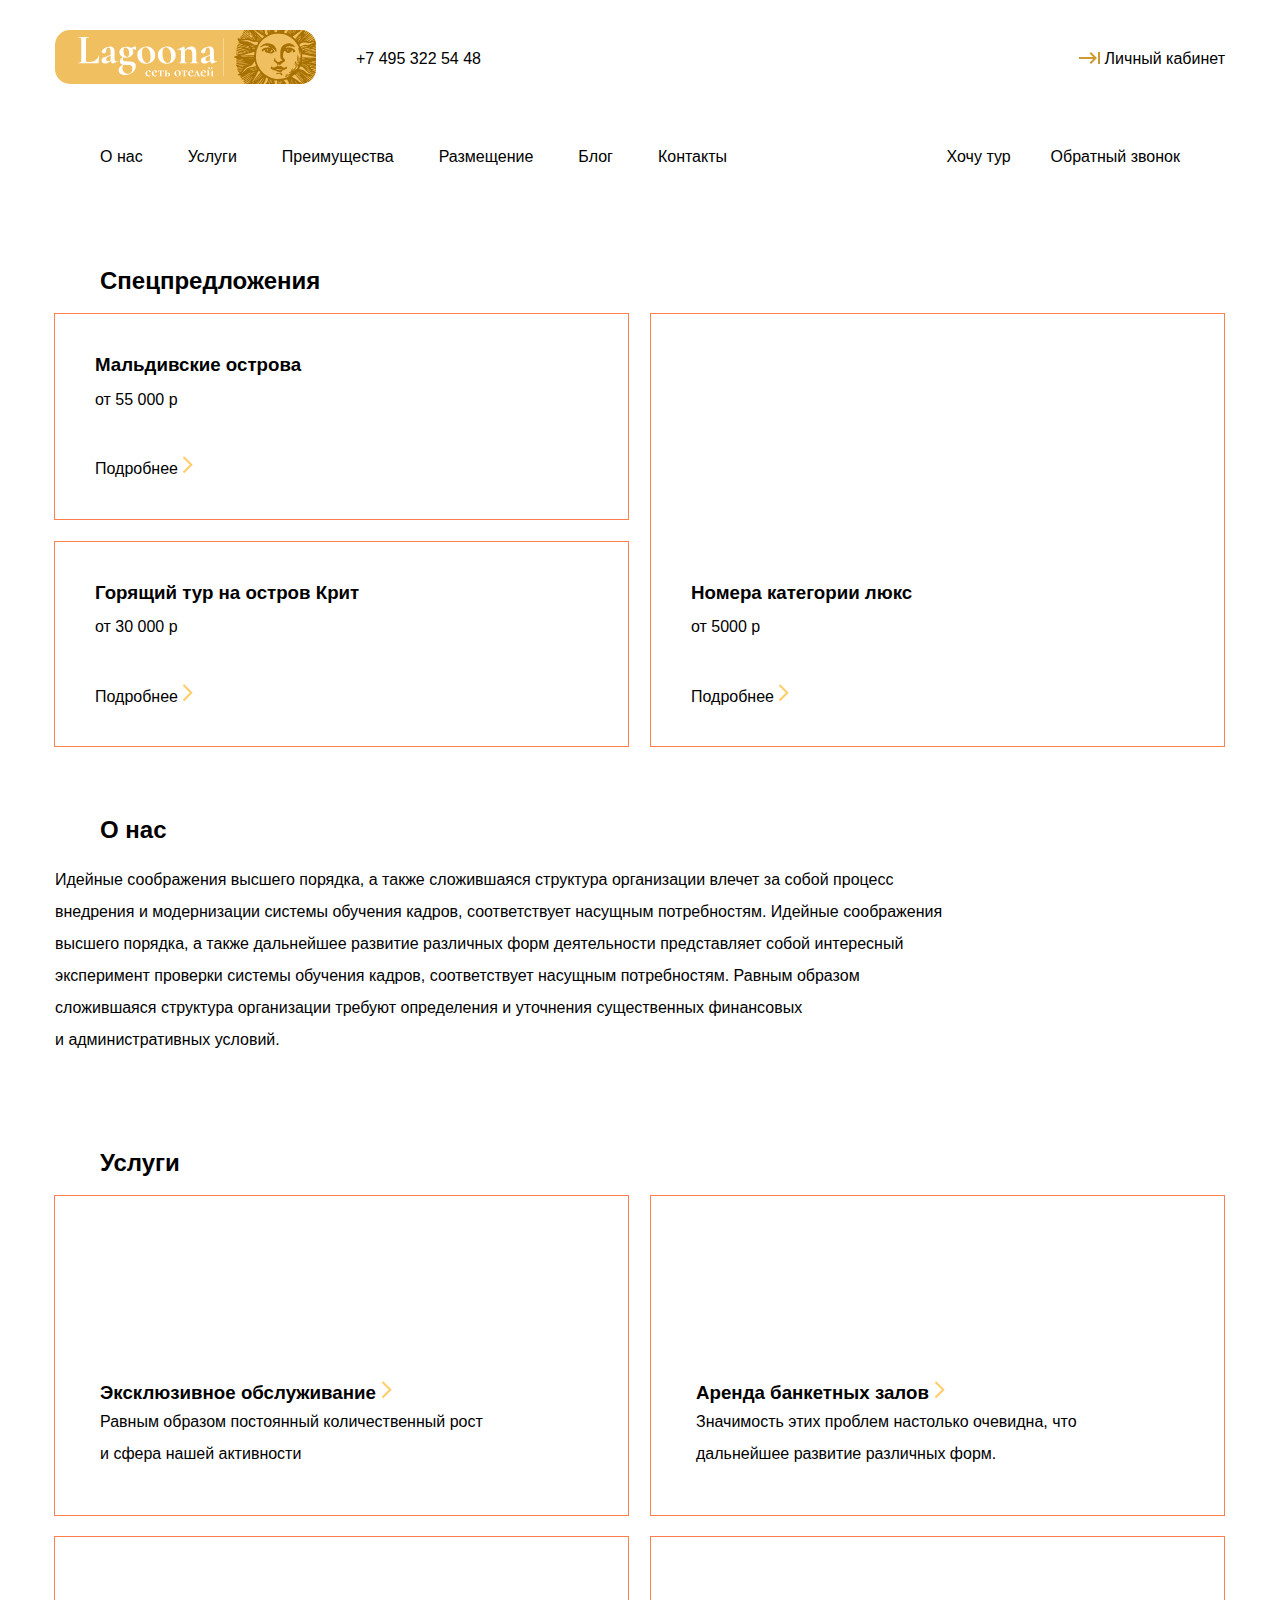
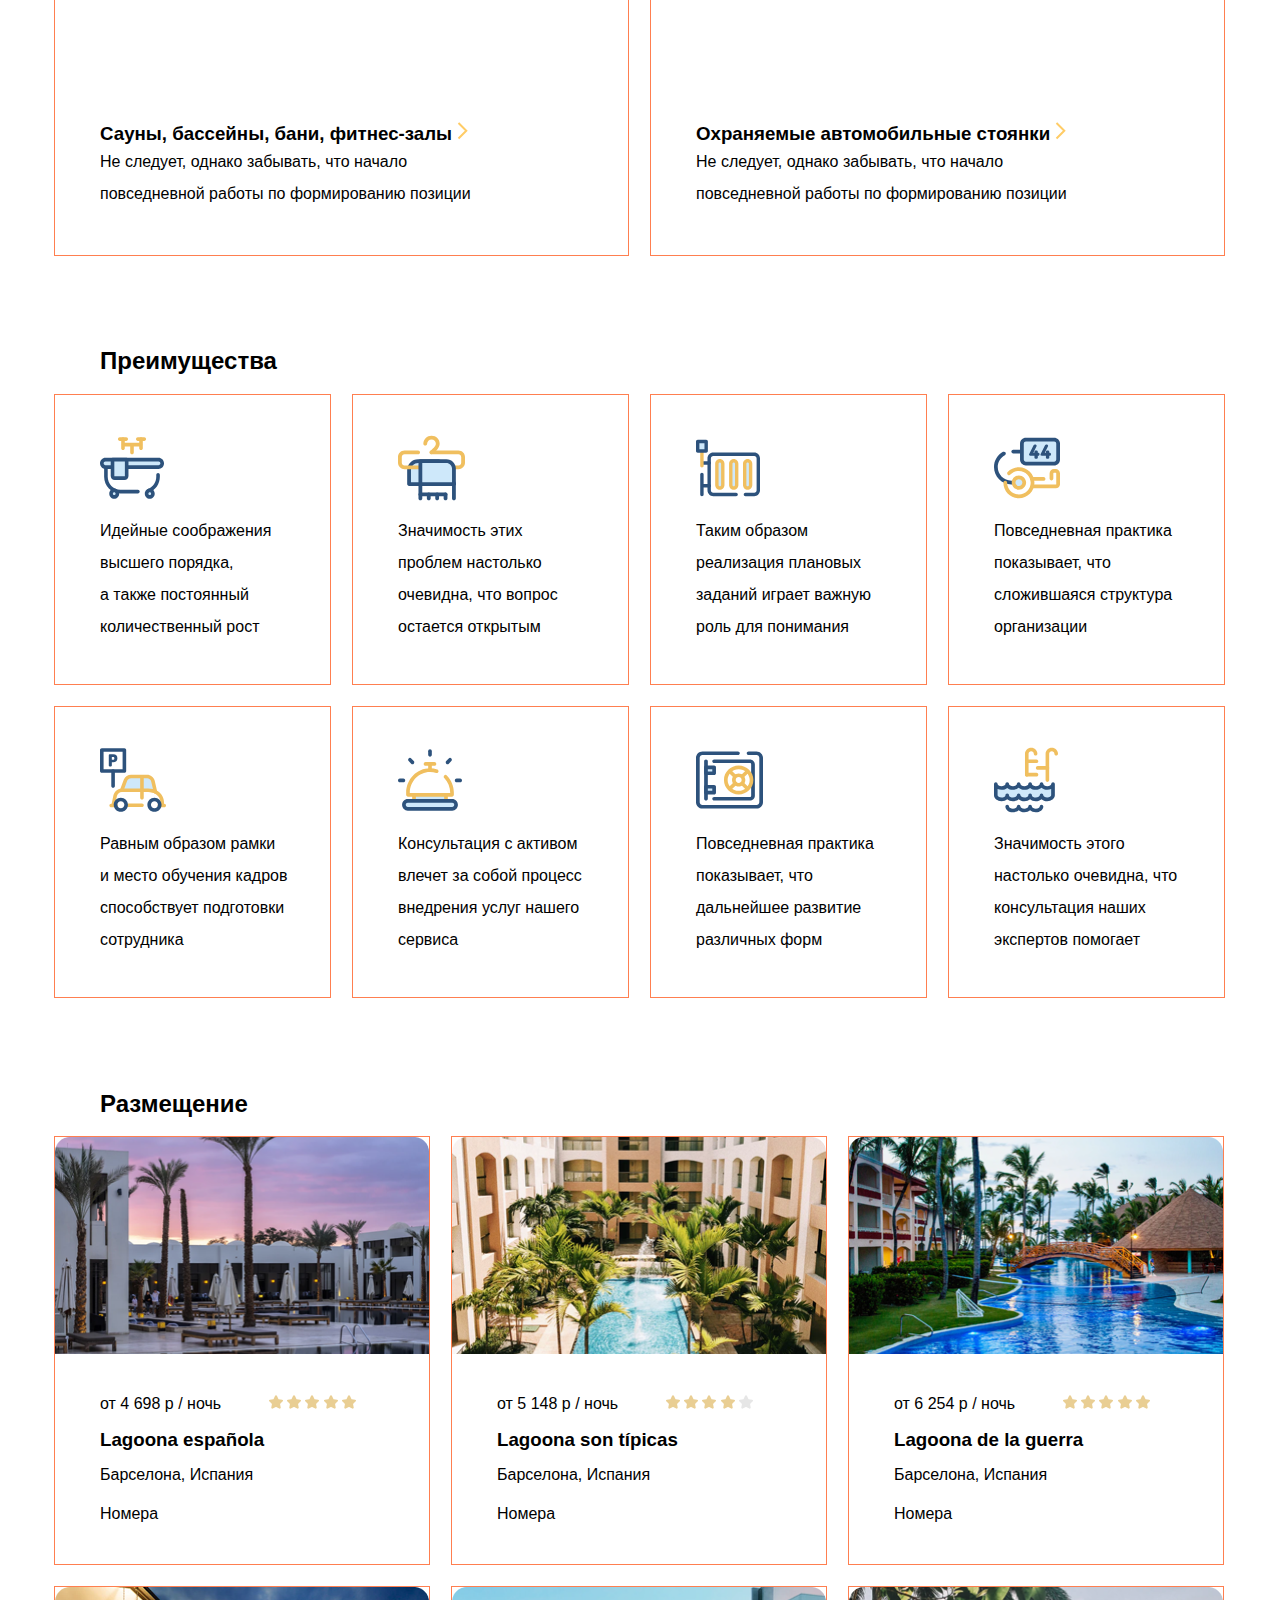
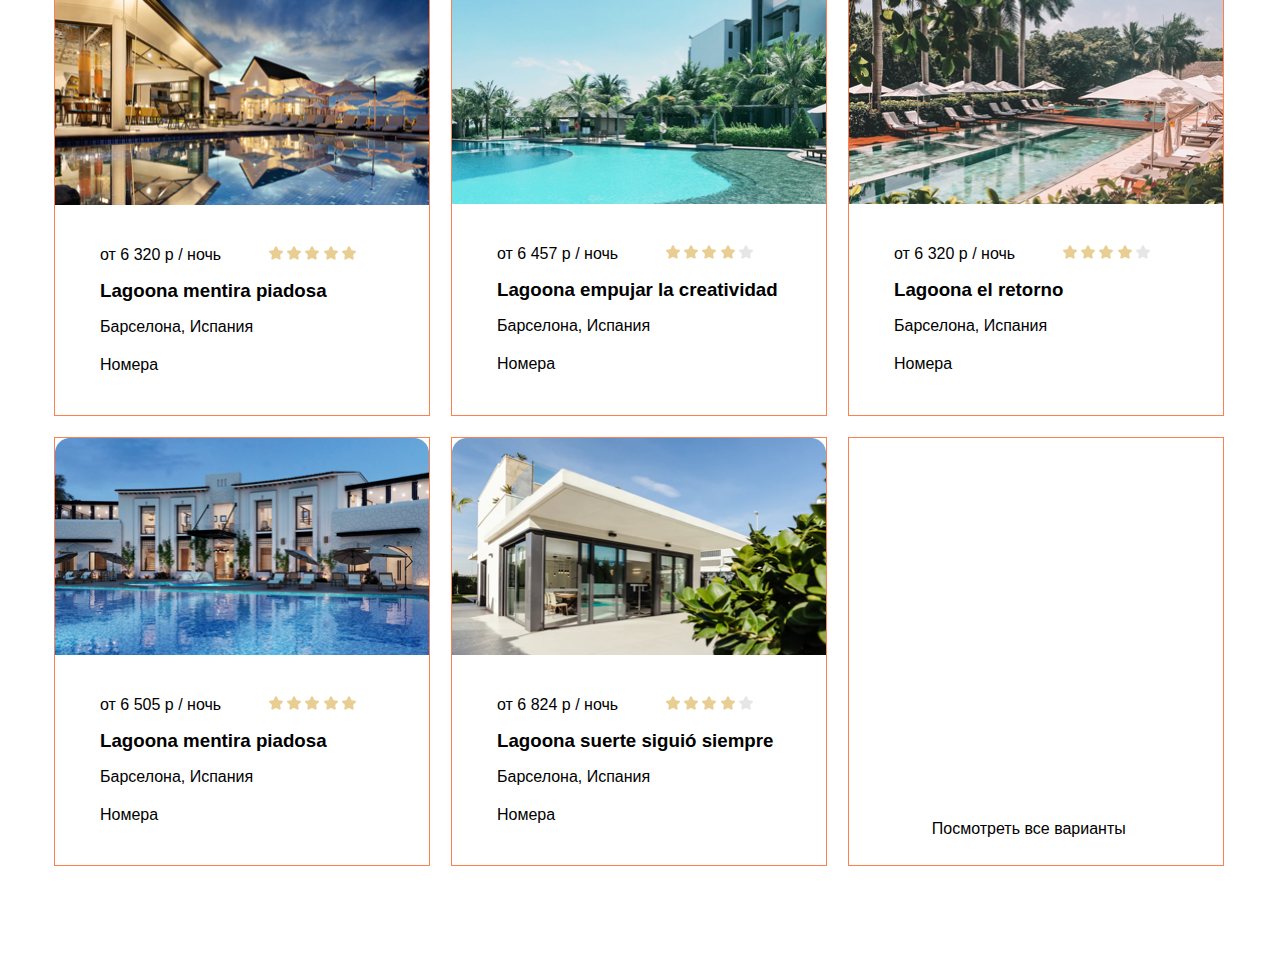
<file: 07_layout-flexbox/index.html>
<!DOCTYPE html>
<html lang="ru">

<head>
  <meta charset="UTF-8">
  <meta name="viewport" content="width=device-width, initial-scale=1.0">
  <title>Lagoona</title>
  <link rel="stylesheet" href="css/normalize.css">
  <link rel="stylesheet" href="css/style.css">
</head>

<body>
  <header class="header">
    <div class="container">
      <div class="container-header flex">
        <h1 class="vissually-hidden">
          Lagoona
        </h1>
        <a href="#" class="header-logo">
          <img src="img/logo.svg" alt="Logo">
        </a>
        <a href="tel:+74953225448" class="header-link-tel">+7 495 322 54 48</a>
        <a href="#" class="link-login"><svg class="link-icon" width="21" height="12" viewBox="0 0 21 12" fill="none"
            xmlns="http://www.w3.org/2000/svg">
            <path d="M10.59 1.41L14.17 5H0V7H14.17L10.58 10.59L12 12L18 6L12 0L10.59 1.41ZM19 0V12H21V0H19Z"
              fill="#CC9933" />
          </svg> Личный кабинет</a>
      </div>
      <nav class="container-nav flex">
        <ul class="nav-list list-reset flex">
          <li class="nav-list-item">
            <a href="#about-us" class="nav-link">О&nbsp;нас</a>
          </li>
          <li class="nav-list-item">
            <a href="#services" class="nav-link">Услуги</a>
          </li>
          <li class="nav-list-item">
            <a href="#advantages" class="nav-link">Преимущества</a>
          </li>
          <li class="nav-list-item">
            <a href="#placement" class="nav-link">Размещение</a>
          </li>
          <li class="nav-list-item">
            <a href="#blog" class="nav-link">Блог</a>
          </li>
          <li class="nav-list-item">
            <a href="#contacts" class="nav-link">Контакты</a>
          </li>
        </ul>
        <div class="container-btn flex">
          <button class="btn-item btn-reset">Хочу тур</button>
          <button class="btn-item btn-reset">Обратный звонок</button>
        </div>
      </nav>
    </div>
  </header>

  <main class="main">
    <section id="offers" class="offers section-offset">
      <div class="container">
        <h2 class="section-title offers-title">
          Спецпредложения
        </h2>
        <div class="container-offers flex">
          <div class="container-offers-left flex">
            <article class="card card-img-1">
              <h3 class="cards-preview-title">
                Мальдивские острова
              </h3>
              <p class="cards-preview-price">
                от&nbsp;55&nbsp;000&nbsp;р
              </p>
              <a href="#" class="cards-preview-link">
                Подробнее <svg class="link-icon-feature" width="11" height="18" viewBox="0 0 11 18" fill="none"
                  xmlns="http://www.w3.org/2000/svg">
                  <path d="M1.49998 1.00002L9.27815 8.7782L1.49998 16.5564" stroke="#FFCC66" stroke-width="2" />
                </svg>
              </a>
            </article>
            <article class="card card-img-2">
              <h3 class="cards-preview-title">
                Горящий тур на&nbsp;остров Крит
              </h3>
              <p class="cards-preview-price">
                от&nbsp;30&nbsp;000&nbsp;р
              </p>
              <a href="#" class="cards-preview-link">
                Подробнее <svg class="link-icon-feature" width="11" height="18" viewBox="0 0 11 18" fill="none"
                  xmlns="http://www.w3.org/2000/svg">
                  <path d="M1.49998 1.00002L9.27815 8.7782L1.49998 16.5564" stroke="#FFCC66" stroke-width="2" />
                </svg>
              </a>
            </article>
          </div>
          <div class="container-offers-right flex">
            <article class="card-spec card-spec-img">
              <h3 class="cards-preview-title">
                Номера категории люкс
              </h3>
              <p class="cards-preview-price">
                от&nbsp;5000&nbsp;р
              </p>
              <a href="#" class="cards-preview-link">
                Подробнее <svg class="link-icon-feature" width="11" height="18" viewBox="0 0 11 18" fill="none"
                  xmlns="http://www.w3.org/2000/svg">
                  <path d="M1.49998 1.00002L9.27815 8.7782L1.49998 16.5564" stroke="#FFCC66" stroke-width="2" />
                </svg>
              </a>
            </article>
          </div>
        </div>
      </div>
    </section>

    <section id="about-us" class="about-us section-offset">
      <div class="container">
        <h2 class="section-title about-us-title">
          О&nbsp;нас
        </h2>
        <p class="about-us-text">
          Идейные соображения высшего порядка, а&nbsp;также сложившаяся структура организации влечет
          за&nbsp;собой процесс внедрения и&nbsp;модернизации системы обучения кадров, соответствует насущным
          потребностям. Идейные соображения высшего порядка, а&nbsp;также дальнейшее развитие различных форм
          деятельности представляет собой интересный эксперимент проверки системы обучения кадров,
          соответствует насущным потребностям. Равным образом сложившаяся структура организации требуют
          определения и&nbsp;уточнения существенных финансовых и&nbsp;административных условий.
        </p>
      </div>
    </section>

    <section id="services" class="services section-offset">
      <div class="container">
        <h2 class="section-title services-title">
          Услуги
        </h2>
        <ul class="services-list list-reset flex">
          <li class="services-item">
            <article class="services-photo services-image1 flex">
              <h3 class="services-item-title">
                <a href="#" class="offer-link">
                  Эксклюзивное обслуживание <svg class="link-icon-feature" width="11" height="18" viewBox="0 0 11 18"
                    fill="none" xmlns="http://www.w3.org/2000/svg">
                    <path d="M1.49998 1.00002L9.27815 8.7782L1.49998 16.5564" stroke="#FFCC66" stroke-width="2" />
                  </svg>
                </a>
              </h3>
              <p class="offer-text">
                Равным образом постоянный количественный рост и&nbsp;сфера нашей активности
              </p>
            </article>
          </li>
          <li class="services-item">
            <article class="services-photo services-image2 flex">
              <h3 class="services-item-title">
                <a href="#" class="offer-link">
                  Аренда банкетных залов <svg class="link-icon-feature" width="11" height="18" viewBox="0 0 11 18"
                    fill="none" xmlns="http://www.w3.org/2000/svg">
                    <path d="M1.49998 1.00002L9.27815 8.7782L1.49998 16.5564" stroke="#FFCC66" stroke-width="2" />
                  </svg>
                </a>
              </h3>
              <p class="offer-text">
                Значимость этих проблем настолько очевидна, что дальнейшее развитие различных форм.
              </p>
            </article>
          </li>
          <li class="services-item">
            <article class="services-photo services-image3 flex">
              <h3 class="services-item-title">
                <a href="#" class="offer-link">
                  Сауны, бассейны, бани, фитнес-залы <svg class="link-icon-feature" width="11" height="18"
                    viewBox="0 0 11 18" fill="none" xmlns="http://www.w3.org/2000/svg">
                    <path d="M1.49998 1.00002L9.27815 8.7782L1.49998 16.5564" stroke="#FFCC66" stroke-width="2" />
                  </svg>
                </a>
              </h3>
              <p class="offer-text">
                Не&nbsp;следует, однако забывать, что начало повседневной работы по&nbsp;формированию
                позиции
              </p>
            </article>
          </li>
          <li class="services-item">
            <article class="services-photo services-image4 flex">
              <h3 class="services-item-title">
                <a href="#" class="offer-link">
                  Охраняемые автомобильные стоянки <svg class="link-icon-feature" width="11" height="18"
                    viewBox="0 0 11 18" fill="none" xmlns="http://www.w3.org/2000/svg">
                    <path d="M1.49998 1.00002L9.27815 8.7782L1.49998 16.5564" stroke="#FFCC66" stroke-width="2" />
                  </svg>
                </a>
              </h3>
              <p class="offer-text">
                Не&nbsp;следует, однако забывать, что начало повседневной работы по&nbsp;формированию
                позиции
              </p>
            </article>
          </li>
        </ul>
      </div>
    </section>

    <section id="advantages" class="advantages section-offset">
      <div class="container">
        <h2 class="section-title advantages-title">
          Преимущества
        </h2>
        <ul class="advantages-list list-reset flex">
          <li class="advantages-item">
            <svg class="advantages-item-icon" width="64" height="66" viewBox="0 0 64 66" fill="none"
              xmlns="http://www.w3.org/2000/svg">
              <g clip-path="url(#clip0_96182_390)">
                <path
                  d="M37.95 58.4074H20.2875C11.375 58.4074 4.125 50.9308 4.125 41.7398V25.9359C4.125 24.9047 4.9375 24.0797 5.925 24.0797C6.9125 24.0797 7.725 24.9176 7.725 25.9359V41.7527C7.725 48.8941 13.35 54.6949 20.275 54.6949H37.9375C38.9375 54.6949 39.7375 55.5328 39.7375 56.5512C39.75 57.5824 38.95 58.4074 37.95 58.4074Z"
                  fill="#2D527C" />
                <path
                  d="M48.4625 57.5824C47.7125 57.5824 47.025 57.1055 46.7625 56.332C46.4375 55.3652 46.925 54.3082 47.8625 53.9601C52.8875 52.1426 56.2625 47.2312 56.2625 41.7398V39.8707C56.2625 38.8394 57.075 38.0144 58.0625 38.0144C59.05 38.0144 59.8625 38.8523 59.8625 39.8707V41.7398C59.8625 48.8039 55.525 55.1332 49.05 57.4664C48.8625 57.5437 48.6625 57.5824 48.4625 57.5824Z"
                  fill="#2D527C" />
                <path
                  d="M58.5875 32.0719H5.4125C3.425 32.0719 1.8125 30.409 1.8125 28.3594C1.8125 26.3098 3.425 24.6469 5.4125 24.6469H58.6C60.5875 24.6469 62.2 26.3098 62.2 28.3594C62.2 30.409 60.5875 32.0719 58.5875 32.0719Z"
                  fill="#CEE8FA" />
                <path
                  d="M58.5875 33.9281H5.4125C2.425 33.9281 0 31.4274 0 28.3465C0 25.2656 2.425 22.7649 5.4125 22.7649H58.6C61.5875 22.7649 64.0125 25.2656 64.0125 28.3465C64.0125 31.4274 61.575 33.9281 58.5875 33.9281ZM5.4125 26.4903C4.4125 26.4903 3.6125 27.3281 3.6125 28.3465C3.6125 29.3649 4.425 30.2027 5.4125 30.2027H58.6C59.6 30.2027 60.4 29.3649 60.4 28.3465C60.4 27.3281 59.5875 26.4903 58.6 26.4903H5.4125Z"
                  fill="#2D527C" />
                <path
                  d="M14.2375 61.9008C15.9772 61.9008 17.3875 60.4464 17.3875 58.6523C17.3875 56.8582 15.9772 55.4039 14.2375 55.4039C12.4978 55.4039 11.0875 56.8582 11.0875 58.6523C11.0875 60.4464 12.4978 61.9008 14.2375 61.9008Z"
                  fill="#CEE8FA" />
                <path
                  d="M14.2375 63.7699C11.5 63.7699 9.27502 61.4754 9.27502 58.6523C9.27502 55.8293 11.5 53.5347 14.2375 53.5347C16.975 53.5347 19.2 55.8293 19.2 58.6523C19.2 61.4754 16.975 63.7699 14.2375 63.7699ZM14.2375 57.2601C13.4875 57.2601 12.8875 57.8918 12.8875 58.6523C12.8875 59.4129 13.5 60.0445 14.2375 60.0445C14.975 60.0445 15.5875 59.4129 15.5875 58.6523C15.5875 57.8918 14.9875 57.2601 14.2375 57.2601Z"
                  fill="#2D527C" />
                <path
                  d="M49.7626 61.9008C51.5023 61.9008 52.9126 60.4464 52.9126 58.6523C52.9126 56.8582 51.5023 55.4039 49.7626 55.4039C48.0229 55.4039 46.6125 56.8582 46.6125 58.6523C46.6125 60.4464 48.0229 61.9008 49.7626 61.9008Z"
                  fill="#CEE8FA" />
                <path
                  d="M49.7626 63.7699C47.0251 63.7699 44.8 61.4754 44.8 58.6523C44.8 55.8293 47.0251 53.5347 49.7626 53.5347C52.5001 53.5347 54.7251 55.8293 54.7251 58.6523C54.7251 61.4754 52.4876 63.7699 49.7626 63.7699ZM49.7626 57.2601C49.0126 57.2601 48.4126 57.8918 48.4126 58.6523C48.4126 59.4129 49.0251 60.0445 49.7626 60.0445C50.5001 60.0445 51.1126 59.4129 51.1126 58.6523C51.1126 57.8918 50.5001 57.2601 49.7626 57.2601Z"
                  fill="#2D527C" />
                <path
                  d="M40.425 11.434H23.575C22.575 11.434 21.775 10.5961 21.775 9.57773C21.775 8.55937 22.5875 7.72148 23.575 7.72148H40.4375C41.4375 7.72148 42.2375 8.55937 42.2375 9.57773C42.2375 10.5961 41.425 11.434 40.425 11.434Z"
                  fill="#F0BF5F" />
                <path
                  d="M41.0125 15.0562C40.0125 15.0562 39.2125 14.2183 39.2125 13.2V4.08631C39.2125 3.05506 40.025 2.23006 41.0125 2.23006C42 2.23006 42.8125 3.06795 42.8125 4.08631V13.2C42.8125 14.2312 42.0125 15.0562 41.0125 15.0562Z"
                  fill="#F0BF5F" />
                <path
                  d="M44.2625 5.95562H37.775C36.775 5.95562 35.975 5.11773 35.975 4.09937C35.975 3.08101 36.7875 2.24312 37.775 2.24312H44.2625C45.2625 2.24312 46.0625 3.08101 46.0625 4.09937C46.0625 5.11773 45.25 5.95562 44.2625 5.95562Z"
                  fill="#F0BF5F" />
                <path
                  d="M22.9875 15.0562C21.9875 15.0562 21.1875 14.2183 21.1875 13.2V4.08631C21.1875 3.05506 22 2.23006 22.9875 2.23006C23.975 2.23006 24.7875 3.06795 24.7875 4.08631V13.2C24.7875 14.2312 23.9875 15.0562 22.9875 15.0562Z"
                  fill="#F0BF5F" />
                <path
                  d="M26.225 5.95748H19.7375C18.7375 5.95748 17.9375 5.11959 17.9375 4.10123C17.9375 3.08287 18.75 2.24498 19.7375 2.24498H26.225C27.225 2.24498 28.025 3.08287 28.025 4.10123C28.025 5.11959 27.225 5.95748 26.225 5.95748Z"
                  fill="#F0BF5F" />
                <path
                  d="M32 19.3359C31 19.3359 30.2 18.498 30.2 17.4797V9.75818C30.2 8.72693 31.0125 7.90193 32 7.90193C32.9875 7.90193 33.7999 8.73982 33.7999 9.75818V17.4797C33.7999 18.498 33 19.3359 32 19.3359Z"
                  fill="#F0BF5F" />
                <path
                  d="M24.4625 43.1578H14.75C13.525 43.1578 12.525 42.1266 12.525 40.8633V24.6211H26.675V40.8633C26.675 42.1395 25.6875 43.1578 24.4625 43.1578Z"
                  fill="#CEE8FA" />
                <path
                  d="M24.4625 45.027H14.75C12.5375 45.027 10.725 43.1707 10.725 40.8762V24.634C10.725 23.6028 11.5375 22.7778 12.525 22.7778H26.675C27.675 22.7778 28.475 23.6156 28.475 24.634V40.8762C28.4875 43.1578 26.675 45.027 24.4625 45.027ZM14.3375 26.4903V40.8762C14.3375 41.1082 14.525 41.3016 14.75 41.3016H24.4625C24.6875 41.3016 24.875 41.1082 24.875 40.8762V26.4903H14.3375Z"
                  fill="#2D527C" />
              </g>
              <defs>
                <clipPath id="clip0_96182_390">
                  <rect width="64" height="66" fill="white" />
                </clipPath>
              </defs>
            </svg>
            <p class="advantages-item-descr">
              Идейные соображения высшего порядка, а&nbsp;также постоянный количественный рост
            </p>
          </li>
          <li class="advantages-item">
            <svg class="advantages-item-icon" width="67" height="66" viewBox="0 0 67 66" fill="none"
              xmlns="http://www.w3.org/2000/svg">
              <path
                d="M40.8281 49.0746H11.0707V35.0625C11.0707 30.0996 15.1535 26.0777 20.1916 26.0777H40.8281V49.0746Z"
                fill="#CEE8FA" />
              <path
                d="M40.8281 50.9437H11.0707C10.0238 50.9437 9.17322 50.1058 9.17322 49.0746V35.0625C9.17322 29.0812 14.1197 24.2086 20.1916 24.2086H40.8281C41.875 24.2086 42.7256 25.0465 42.7256 26.0777V49.0746C42.7256 50.1058 41.875 50.9437 40.8281 50.9437ZM12.9681 47.2054H38.9176V27.9597H20.1785C16.2004 27.9597 12.9681 31.1437 12.9681 35.0625V47.2054Z"
                fill="#2D527C" />
              <path
                d="M60.4439 34.2633H6.55605C2.94434 34.2633 0 31.3629 0 27.7922V21.9785C0 18.4207 2.94434 15.5203 6.55605 15.5203H20.1262C21.173 15.5203 22.0236 16.3582 22.0236 17.3894C22.0236 18.4207 21.173 19.2586 20.1262 19.2586H6.55605C5.03809 19.2586 3.79492 20.4832 3.79492 21.9785V27.7922C3.79492 29.2875 5.03809 30.5121 6.55605 30.5121H60.4309C61.9488 30.5121 63.192 29.2875 63.192 27.7922V21.9785C63.192 20.4832 61.9488 19.2586 60.4309 19.2586H33.5C32.4531 19.2586 31.6025 18.4207 31.6025 17.3894C31.6025 16.3582 32.4531 15.5203 33.5 15.5203H60.4439C64.0557 15.5203 67 18.4207 67 21.9785V27.7922C67 31.3629 64.0557 34.2633 60.4439 34.2633Z"
                fill="#F0BF5F" />
              <path
                d="M33.5 19.1555C32.9111 19.1555 32.3484 18.8977 31.9689 18.3949C31.3408 17.557 31.524 16.384 32.3615 15.7781C34.1543 14.4633 37.8707 11.0086 37.8707 8.70117C37.8707 6.20039 36.0256 4.3957 33.5 4.3957C31.0922 4.3957 29.1293 6.3293 29.1293 8.70117C29.1293 9.73242 28.2787 10.5703 27.2318 10.5703C26.1849 10.5703 25.3344 9.73242 25.3344 8.70117V8.53359C25.3344 8.48203 25.3343 8.43047 25.3474 8.37891C25.5045 4.07344 29.1031 0.644531 33.5 0.644531C38.1586 0.644531 41.6787 4.11211 41.6787 8.70117C41.6787 13.5223 35.3582 18.266 34.6254 18.7945C34.2851 19.0395 33.8926 19.1555 33.5 19.1555Z"
                fill="#F0BF5F" />
              <path
                d="M47.5412 61.2562H22.377C21.3301 61.2562 20.4795 60.4183 20.4795 59.3871V49.0875C20.4795 48.0562 21.3301 47.2183 22.377 47.2183H55.9424C56.9893 47.2183 57.8398 48.0562 57.8398 49.0875C57.8398 50.1187 56.9893 50.9566 55.9424 50.9566H24.2744V57.5179H47.5412C48.5881 57.5179 49.4387 58.3558 49.4387 59.3871C49.4387 60.4183 48.5881 61.2562 47.5412 61.2562Z"
                fill="#2D527C" />
              <path d="M55.9293 49.0746V33.5672C55.9293 29.4293 52.5269 26.0777 48.3264 26.0777H22.377V49.0746H55.9293Z"
                fill="#CEE8FA" />
              <path
                d="M55.9293 50.9437H22.377C21.3301 50.9437 20.4795 50.1059 20.4795 49.0746V26.0906C20.4795 25.0594 21.3301 24.2215 22.377 24.2215H48.3395C53.5738 24.2215 57.8398 28.4238 57.8398 33.5801V49.0875C57.8398 50.1059 56.9762 50.9437 55.9293 50.9437ZM24.2744 47.2055H54.0318V33.5672C54.0318 30.4734 51.4801 27.9597 48.3395 27.9597H24.2744V47.2055Z"
                fill="#2D527C" />
              <path
                d="M22.377 65.3554C21.3301 65.3554 20.4795 64.5175 20.4795 63.4863V59.3871C20.4795 58.3558 21.3301 57.5179 22.377 57.5179C23.4238 57.5179 24.2744 58.3558 24.2744 59.3871V63.4863C24.2744 64.5175 23.4238 65.3554 22.377 65.3554Z"
                fill="#2D527C" />
              <path
                d="M55.9293 65.3554C54.8824 65.3554 54.0319 64.5176 54.0319 63.4863V47.8758C54.0319 46.8445 54.8824 46.0066 55.9293 46.0066C56.9762 46.0066 57.8268 46.8445 57.8268 47.8758V63.4863C57.8399 64.5176 56.9762 65.3554 55.9293 65.3554Z"
                fill="#2D527C" />
              <path
                d="M47.5412 65.3554C46.4943 65.3554 45.6437 64.5175 45.6437 63.4863V59.3871C45.6437 58.3558 46.4943 57.5179 47.5412 57.5179C48.5881 57.5179 49.4387 58.3558 49.4387 59.3871V63.4863C49.4387 64.5175 48.5881 65.3554 47.5412 65.3554Z"
                fill="#2D527C" />
              <path
                d="M39.1531 65.3554C38.1063 65.3554 37.2557 64.5175 37.2557 63.4863V59.3871C37.2557 58.3558 38.1063 57.5179 39.1531 57.5179C40.2 57.5179 41.0506 58.3558 41.0506 59.3871V63.4863C41.0506 64.5175 40.2 65.3554 39.1531 65.3554Z"
                fill="#2D527C" />
              <path
                d="M30.765 65.3554C29.7181 65.3554 28.8676 64.5175 28.8676 63.4863V59.3871C28.8676 58.3558 29.7181 57.5179 30.765 57.5179C31.8119 57.5179 32.6625 58.3558 32.6625 59.3871V63.4863C32.6625 64.5175 31.8119 65.3554 30.765 65.3554Z"
                fill="#2D527C" />
            </svg>
            <p class="advantages-item-descr">
              Значимость этих проблем настолько очевидна, что вопрос остается открытым
            </p>
          </li>
          <li class="advantages-item">
            <svg class="advantages-item-icon" width="64" height="66" viewBox="0 0 64 66" fill="none"
              xmlns="http://www.w3.org/2000/svg">
              <path
                d="M58.2375 61.2692H49.4375C48.5 61.2692 47.7375 60.4828 47.7375 59.516C47.7375 58.5492 48.5 57.7629 49.4375 57.7629H58.2375C59.55 57.7629 60.6125 56.6672 60.6125 55.3137V23.4867C60.6125 22.1332 59.55 21.0375 58.2375 21.0375H17.2375C15.925 21.0375 14.8625 22.1332 14.8625 23.4867V55.3395C14.8625 56.693 15.925 57.7887 17.2375 57.7887H40.1125C41.05 57.7887 41.8125 58.575 41.8125 59.5418C41.8125 60.5086 41.05 61.2949 40.1125 61.2949H17.2375C14.0625 61.2949 11.475 58.6266 11.475 55.3524V23.4867C11.475 20.2125 14.0625 17.5442 17.2375 17.5442H58.2375C61.4125 17.5442 64 20.2125 64 23.4867V55.3395C64 58.6008 61.4125 61.2692 58.2375 61.2692Z"
                fill="#2D527C" />
              <path
                d="M23.8375 53.1094C22.2125 53.1094 20.875 51.7301 20.875 50.0543V28.759C20.875 27.0832 22.2125 25.7039 23.8375 25.7039C25.4625 25.7039 26.8 27.0832 26.8 28.759V50.0543C26.7875 51.7301 25.4625 53.1094 23.8375 53.1094Z"
                fill="#CEE8FA" />
              <path
                d="M23.8375 54.8496C21.275 54.8496 19.1875 52.6969 19.1875 50.0543V28.759C19.1875 26.1164 21.275 23.9637 23.8375 23.9637C26.4 23.9637 28.4875 26.1164 28.4875 28.759V50.0543C28.4875 52.6969 26.4 54.8496 23.8375 54.8496ZM23.8375 27.457C23.1375 27.457 22.575 28.0371 22.575 28.759V50.0543C22.575 50.7762 23.1375 51.3562 23.8375 51.3562C24.5375 51.3562 25.1 50.7762 25.1 50.0543V28.759C25.1 28.0371 24.525 27.457 23.8375 27.457Z"
                fill="#F0BF5F" />
              <path
                d="M37.7375 53.1094C36.1125 53.1094 34.775 51.7301 34.775 50.0543V28.759C34.775 27.0832 36.1125 25.7039 37.7375 25.7039C39.3625 25.7039 40.7 27.0832 40.7 28.759V50.0543C40.7 51.7301 39.375 53.1094 37.7375 53.1094Z"
                fill="#CEE8FA" />
              <path
                d="M37.7375 54.8496C35.175 54.8496 33.0875 52.6969 33.0875 50.0543V28.759C33.0875 26.1164 35.175 23.9637 37.7375 23.9637C40.3 23.9637 42.3875 26.1164 42.3875 28.759V50.0543C42.4 52.6969 40.3125 54.8496 37.7375 54.8496ZM37.7375 27.457C37.0375 27.457 36.475 28.0371 36.475 28.759V50.0543C36.475 50.7762 37.0375 51.3562 37.7375 51.3562C38.4375 51.3562 39 50.7762 39 50.0543V28.759C39 28.0371 38.4375 27.457 37.7375 27.457Z"
                fill="#F0BF5F" />
              <path
                d="M51.65 53.1094C50.025 53.1094 48.6875 51.7301 48.6875 50.0543V28.759C48.6875 27.0832 50.025 25.7039 51.65 25.7039C53.275 25.7039 54.6125 27.0832 54.6125 28.759V50.0543C54.6125 51.7301 53.275 53.1094 51.65 53.1094Z"
                fill="#CEE8FA" />
              <path
                d="M51.65 54.8496C49.0875 54.8496 47 52.6969 47 50.0543V28.759C47 26.1164 49.0875 23.9637 51.65 23.9637C54.2125 23.9637 56.3 26.1164 56.3 28.759V50.0543C56.3 52.6969 54.2125 54.8496 51.65 54.8496ZM51.65 27.457C50.95 27.457 50.3875 28.0371 50.3875 28.759V50.0543C50.3875 50.7762 50.95 51.3562 51.65 51.3562C52.35 51.3562 52.9125 50.7762 52.9125 50.0543V28.759C52.9125 28.0371 52.35 27.457 51.65 27.457Z"
                fill="#F0BF5F" />
              <path
                d="M13.175 29.7129H7.28746C6.34996 29.7129 5.58746 28.9266 5.58746 27.9598C5.58746 26.993 6.34996 26.2066 7.28746 26.2066H13.175C14.1125 26.2066 14.875 26.993 14.875 27.9598C14.875 28.9266 14.1125 29.7129 13.175 29.7129Z"
                fill="#2D527C" />
              <path
                d="M13.175 52.5938H7.28746C6.34996 52.5938 5.58746 51.8074 5.58746 50.8406C5.58746 49.8738 6.34996 49.0875 7.28746 49.0875H13.175C14.1125 49.0875 14.875 49.8738 14.875 50.8406C14.875 51.8074 14.1125 52.5938 13.175 52.5938Z"
                fill="#2D527C" />
              <path
                d="M5.92498 32.4199C4.98748 32.4199 4.22498 31.6336 4.22498 30.6668V11.9754C4.22498 11.0086 4.98748 10.2223 5.92498 10.2223C6.86248 10.2223 7.62498 11.0215 7.62498 11.9754V30.6668C7.62498 31.6336 6.86248 32.4199 5.92498 32.4199Z"
                fill="#F0BF5F" />
              <path
                d="M5.92498 61.2691C4.98748 61.2691 4.22498 60.4828 4.22498 59.516V39.4066C4.22498 38.4398 4.98748 37.6535 5.92498 37.6535C6.86248 37.6535 7.62498 38.4398 7.62498 39.4066V59.516C7.62498 60.4828 6.86248 61.2691 5.92498 61.2691Z"
                fill="#2D527C" />
              <path d="M10.175 6.48396H1.70001V15.9199H10.175V6.48396Z" fill="#CEE8FA" />
              <path
                d="M10.1625 17.6602H1.7C0.7625 17.6602 0 16.8738 0 15.9071V6.48401C0 5.51721 0.7625 4.73088 1.7 4.73088H10.175C11.1125 4.73088 11.875 5.51721 11.875 6.48401V15.9199C11.8625 16.8738 11.1 17.6602 10.1625 17.6602ZM3.3875 14.1668H8.475V8.22424H3.3875V14.1668Z"
                fill="#2D527C" />
            </svg>
            <p class="advantages-item-descr">
              Таким образом реализация плановых заданий играет важную роль для понимания
            </p>
          </li>
          <li class="advantages-item">
            <svg class="advantages-item-icon" width="66" height="66" viewBox="0 0 66 66" fill="none"
              xmlns="http://www.w3.org/2000/svg">
              <g clip-path="url(#clip0_96182_337)">
                <path
                  d="M38.4527 18.4851H19.207C18.1758 18.4851 17.3379 17.6472 17.3379 16.616C17.3379 15.5847 18.1758 14.7469 19.207 14.7469H38.4527C39.484 14.7469 40.3219 15.5847 40.3219 16.616C40.3219 17.6472 39.484 18.4851 38.4527 18.4851Z"
                  fill="#2D527C" />
                <path
                  d="M23.3191 49.4871H17.3766C7.79883 49.4871 0 41.6883 0 32.1105C0 25.7683 3.45469 19.9289 9.02344 16.8738C9.92578 16.3711 11.073 16.7062 11.5758 17.6215C12.0785 18.5238 11.7434 19.6711 10.8281 20.1738C6.4582 22.5715 3.75117 27.1476 3.75117 32.1234C3.75117 39.6386 9.86133 45.7488 17.3766 45.7488H23.3191C24.3504 45.7488 25.1883 46.5867 25.1883 47.6179C25.2012 48.6363 24.3504 49.4871 23.3191 49.4871Z"
                  fill="#2D527C" />
                <path
                  d="M24.9176 63.2027C16.3711 63.2027 9.41016 56.2418 9.41016 47.6824C9.41016 46.6512 10.248 45.8133 11.2793 45.8133C12.3105 45.8133 13.1484 46.6512 13.1484 47.6824C13.1484 54.1664 18.4207 59.4515 24.9176 59.4515C31.4145 59.4515 36.6867 54.1793 36.6867 47.6824C36.6867 41.1984 31.4145 35.9133 24.9176 35.9133C21.6563 35.9133 18.627 37.2152 16.384 39.5742C15.675 40.3219 14.4891 40.3605 13.7285 39.6387C12.9809 38.9297 12.9422 37.7437 13.6641 36.9832C16.6289 33.8637 20.625 32.1492 24.9176 32.1492C33.477 32.1492 40.4379 39.1101 40.4379 47.6695C40.4379 56.2289 33.477 63.2027 24.9176 63.2027Z"
                  fill="#F0BF5F" />
                <path
                  d="M49.5645 45.7875H38.1176C37.0864 45.7875 36.2485 44.9496 36.2485 43.9183C36.2485 42.8871 37.0864 42.0492 38.1176 42.0492H49.5645C50.5957 42.0492 51.4336 42.8871 51.4336 43.9183C51.4336 44.9496 50.5957 45.7875 49.5645 45.7875Z"
                  fill="#F0BF5F" />
                <path
                  d="M61.8105 53.3285H38.5559C37.5246 53.3285 36.6867 52.4906 36.6867 51.4593C36.6867 50.4281 37.5246 49.5902 38.5559 49.5902H61.8105C62.0555 49.5902 62.2488 49.3968 62.2488 49.1519V38.5043C62.2488 38.1433 61.9523 37.8597 61.6043 37.8597H59.9801C59.6191 37.8597 59.3355 38.1562 59.3355 38.5043V43.5058C59.3355 44.5371 58.4977 45.375 57.4664 45.375C56.4352 45.375 55.5973 44.5371 55.5973 43.5058V38.5043C55.5973 36.0808 57.5695 34.1086 59.993 34.1086H61.6172C64.0406 34.1086 66.0129 36.0808 66.0129 38.5043V49.1519C66 51.4464 64.118 53.3285 61.8105 53.3285Z"
                  fill="#F0BF5F" />
                <path
                  d="M24.9176 52.9418C27.865 52.9418 30.2543 50.5524 30.2543 47.6051C30.2543 44.6577 27.865 42.2683 24.9176 42.2683C21.9702 42.2683 19.5808 44.6577 19.5808 47.6051C19.5808 50.5524 21.9702 52.9418 24.9176 52.9418Z"
                  fill="#CEE8FA" />
                <path
                  d="M24.9176 54.8109C20.9472 54.8109 17.7117 51.5754 17.7117 47.6051C17.7117 43.6347 20.9472 40.3992 24.9176 40.3992C28.8879 40.3992 32.1234 43.6347 32.1234 47.6051C32.1234 51.5754 28.9008 54.8109 24.9176 54.8109ZM24.9176 44.1504C23.0097 44.1504 21.4629 45.6972 21.4629 47.6051C21.4629 49.5129 23.0097 51.0598 24.9176 51.0598C26.8254 51.0598 28.3723 49.5129 28.3723 47.6051C28.3723 45.6972 26.8254 44.1504 24.9176 44.1504Z"
                  fill="#F0BF5F" />
                <path
                  d="M27.8953 24.5695V8.64959C27.8953 6.45818 29.6742 4.67928 31.8656 4.67928H60.1476C62.3391 4.67928 64.118 6.45818 64.118 8.64959V24.5695C64.118 26.7609 62.3391 28.5398 60.1476 28.5398H31.8785C29.6742 28.5398 27.8953 26.7609 27.8953 24.5695Z"
                  fill="#CEE8FA" />
                <path
                  d="M60.1476 30.4219H31.8785C28.6558 30.4219 26.0262 27.7922 26.0262 24.5696V8.64963C26.0262 5.42697 28.6558 2.79729 31.8785 2.79729H60.1605C63.3832 2.79729 66.0129 5.42697 66.0129 8.64963V24.5696C66 27.7922 63.3703 30.4219 60.1476 30.4219ZM31.8785 6.54846C30.7183 6.54846 29.7773 7.48947 29.7773 8.64963V24.5696C29.7773 25.7297 30.7183 26.6707 31.8785 26.6707H60.1605C61.3207 26.6707 62.2617 25.7297 62.2617 24.5696V8.64963C62.2617 7.48947 61.3207 6.54846 60.1605 6.54846H31.8785Z"
                  fill="#2D527C" />
                <path
                  d="M44.4468 17.7118H43.8152V16.5645C43.8152 15.9071 43.1578 15.4817 42.1394 15.4817C41.1211 15.4817 40.4636 15.9071 40.4636 16.5645V17.7118H39.3164L42.5519 11.2149C42.6035 11.086 42.6679 10.9313 42.6679 10.7766C42.6679 9.9645 41.5851 9.46176 40.9922 9.46176C40.3734 9.46176 39.8707 9.77114 39.5871 10.3254L35.2043 18.9493C35.0496 19.2329 35.0238 19.4778 35.0238 19.6067C35.0238 20.3286 35.5008 20.8184 36.1968 20.8184H40.4636V22.6489C40.4636 23.4094 41.3273 23.7446 42.1394 23.7446C42.9386 23.7446 43.8152 23.3965 43.8152 22.6489V20.8184H44.4468C45.014 20.8184 45.5425 20.0579 45.5425 19.2586C45.5425 18.511 45.1945 17.7118 44.4468 17.7118Z"
                  fill="#2D527C" />
                <path
                  d="M55.8937 17.7118H55.2621V16.5645C55.2621 15.9071 54.6046 15.4817 53.5863 15.4817C52.5679 15.4817 51.9105 15.9071 51.9105 16.5645V17.7118H50.7632L54.0117 11.2149C54.0632 11.086 54.1277 10.9313 54.1277 10.7766C54.1277 9.9645 53.0449 9.46176 52.4519 9.46176C51.8332 9.46176 51.3304 9.77114 51.0468 10.3254L46.664 18.9493C46.5093 19.2329 46.4836 19.4778 46.4836 19.6067C46.4836 20.3286 46.9605 20.8184 47.6566 20.8184H51.9234V22.6489C51.9234 23.4094 52.7871 23.7446 53.5992 23.7446C54.4113 23.7446 55.275 23.3965 55.275 22.6489V20.8184H55.9066C56.4738 20.8184 57.0023 20.0579 57.0023 19.2586C57.0023 18.511 56.6543 17.7118 55.8937 17.7118Z"
                  fill="#2D527C" />
              </g>
              <defs>
                <clipPath id="clip0_96182_337">
                  <rect width="66" height="66" fill="white" />
                </clipPath>
              </defs>
            </svg>
            <p class="advantages-item-descr">
              Повседневная практика показывает, что сложившаяся структура организации
            </p>
          </li>
          <li class="advantages-item">
            <svg class="advantages-item-icon" width="66" height="66" viewBox="0 0 66 66" fill="none"
              xmlns="http://www.w3.org/2000/svg">
              <g clip-path="url(#clip0_96182_462)">
                <path
                  d="M15.6364 60.3152H11.1891C10.1966 60.3152 9.39734 59.516 9.39734 58.5234C9.39734 57.5308 10.1966 56.7316 11.1891 56.7316H15.6364C16.629 56.7316 17.4282 57.5308 17.4282 58.5234C17.4282 59.516 16.629 60.3152 15.6364 60.3152Z"
                  fill="#F0BF5F" />
                <path
                  d="M64.2083 60.3152H59.4903C58.4977 60.3152 57.6985 59.516 57.6985 58.5234C57.6985 57.5308 58.4977 56.7316 59.4903 56.7316H64.2083C65.2008 56.7316 66 57.5308 66 58.5234C66 59.516 65.2008 60.3152 64.2083 60.3152Z"
                  fill="#F0BF5F" />
                <path
                  d="M62.2361 60.0961H59.4904C58.4978 60.0961 57.6986 59.2969 57.6986 58.3043C57.6986 57.3117 58.4978 56.5125 59.4904 56.5125H60.4443V55.7262C60.4443 52.0652 58.8845 49.1133 55.9326 47.1797C53.7798 45.7746 51.047 45.027 48.0306 45.027H21.9013C19.5165 45.027 17.4283 46.7156 16.9384 49.0617L15.3658 56.5125H15.9072C16.8997 56.5125 17.699 57.3117 17.699 58.3043C17.699 59.2969 16.8997 60.0961 15.9072 60.0961H13.1615C12.62 60.0961 12.1044 59.8512 11.7693 59.4387C11.4341 59.0133 11.2923 58.4719 11.4083 57.9434L13.4322 48.327C14.27 44.3437 17.8408 41.4434 21.9142 41.4434H48.0435C51.756 41.4434 55.172 42.3844 57.9048 44.1762C61.8622 46.7672 64.0408 50.8664 64.0408 55.7262V58.3043C64.0279 59.2969 63.2286 60.0961 62.2361 60.0961Z"
                  fill="#F0BF5F" />
                <path
                  d="M41.959 60.0961H28.282C27.2895 60.0961 26.4902 59.2969 26.4902 58.3043C26.4902 57.3117 27.2895 56.5125 28.282 56.5125H41.9719C42.9645 56.5125 43.7637 57.3117 43.7637 58.3043C43.7637 59.2969 42.9516 60.0961 41.959 60.0961Z"
                  fill="#F0BF5F" />
                <path
                  d="M48.0305 43.2352C50.7375 43.2352 53.277 43.7895 55.4297 44.8465L52.916 33.9539C52.2199 31.2985 49.8094 29.4422 47.0637 29.4422H31.0922C28.643 29.4422 26.4387 30.9117 25.5106 33.1805L21.7594 43.2352H48.0305Z"
                  fill="#CEE8FA" />
                <path
                  d="M55.4296 46.6383C55.1589 46.6383 54.8882 46.5738 54.6433 46.4578C52.7355 45.5297 50.4409 45.027 48.0304 45.027H21.7593C21.1663 45.027 20.6249 44.7434 20.2897 44.2535C19.9546 43.7766 19.8772 43.1578 20.0835 42.6035L23.8347 32.5488C23.8476 32.5231 23.8476 32.5102 23.8605 32.4844C25.0722 29.5453 27.921 27.6375 31.105 27.6375H47.0765C50.6343 27.6375 53.7538 30.0352 54.6562 33.477C54.6562 33.4899 54.669 33.5156 54.669 33.5285L57.1827 44.4211C57.3374 45.0914 57.0925 45.8004 56.5511 46.2258C56.2288 46.5094 55.8292 46.6383 55.4296 46.6383ZM24.3503 41.4434H48.0433C49.7448 41.4434 51.3948 41.6496 52.9546 42.0492L51.1886 34.3922C50.6858 32.5359 48.9972 31.2469 47.0765 31.2469H31.0921C29.3776 31.2469 27.8437 32.2652 27.1733 33.8508L24.3503 41.4434Z"
                  fill="#F0BF5F" />
                <path
                  d="M41.9589 52.568C40.9663 52.568 40.1671 51.7688 40.1671 50.7762V30.1254C40.1671 29.1328 40.9663 28.3336 41.9589 28.3336C42.9515 28.3336 43.7507 29.1328 43.7507 30.1254V50.7633C43.7507 51.7688 42.9515 52.568 41.9589 52.568Z"
                  fill="#F0BF5F" />
                <path
                  d="M54.463 64.8656C50.5442 64.8656 47.3602 61.6816 47.3602 57.7629C47.3602 53.8441 50.5442 50.6602 54.463 50.6602C58.3817 50.6602 61.5657 53.8441 61.5657 57.7629C61.5657 61.6816 58.3817 64.8656 54.463 64.8656ZM54.463 54.2437C52.5294 54.2437 50.9438 55.8164 50.9438 57.7629C50.9438 59.7094 52.5165 61.282 54.463 61.282C56.3966 61.282 57.9821 59.7094 57.9821 57.7629C57.9821 55.8164 56.3966 54.2437 54.463 54.2437Z"
                  fill="#2D527C" />
                <path
                  d="M20.8441 64.8656C16.9253 64.8656 13.7413 61.6816 13.7413 57.7629C13.7413 53.8441 16.9253 50.6602 20.8441 50.6602C24.7628 50.6602 27.9468 53.8441 27.9468 57.7629C27.9597 61.6816 24.7628 64.8656 20.8441 64.8656ZM20.8441 54.2438C18.8976 54.2438 17.3249 55.8164 17.3249 57.7629C17.3249 59.7094 18.8976 61.282 20.8441 61.282C22.7905 61.282 24.3632 59.7094 24.3632 57.7629C24.3632 55.8164 22.7905 54.2438 20.8441 54.2438Z"
                  fill="#2D527C" />
                <path
                  d="M24.3891 25.7168H1.7918C0.799219 25.7168 0 24.9176 0 23.925V2.92617C0 1.93359 0.799219 1.13437 1.7918 1.13437H24.3891C25.3816 1.13437 26.1809 1.93359 26.1809 2.92617V23.925C26.1809 24.9176 25.3816 25.7168 24.3891 25.7168ZM3.58359 22.1332H22.5973V4.71796H3.58359V22.1332Z"
                  fill="#2D527C" />
                <path
                  d="M13.3289 7.25742H9.99021C9.30701 7.25742 8.79138 7.6957 8.79138 8.28867V18.5496C8.79138 19.1684 9.42302 19.5937 10.3125 19.5937C11.2148 19.5937 11.8336 19.1684 11.8336 18.5496V15.3398H13.1613C15.8554 15.3398 17.4023 13.8832 17.4023 11.3309V11.2535C17.4023 8.67539 15.9586 7.25742 13.3289 7.25742ZM13.1613 12.8519H11.8336V9.99023H13.1613C13.9605 9.99023 14.3472 10.4285 14.3472 11.3309V11.5113C14.3472 12.4137 13.9605 12.8519 13.1613 12.8519Z"
                  fill="#2D527C" />
                <path
                  d="M13.0839 40.7988C12.0913 40.7988 11.2921 39.9996 11.2921 39.007V24.157C11.2921 23.1645 12.0913 22.3652 13.0839 22.3652C14.0765 22.3652 14.8757 23.1645 14.8757 24.157V39.007C14.8886 39.9996 14.0765 40.7988 13.0839 40.7988Z"
                  fill="#2D527C" />
              </g>
              <defs>
                <clipPath id="clip0_96182_462">
                  <rect width="66" height="66" fill="white" />
                </clipPath>
              </defs>
            </svg>
            <p class="advantages-item-descr">
              Равным образом рамки и&nbsp;место обучения кадров способствует подготовки сотрудника
            </p>
          </li>
          <li class="advantages-item">
            <svg class="advantages-item-icon" width="64" height="66" viewBox="0 0 64 66" fill="none"
              xmlns="http://www.w3.org/2000/svg">
              <path
                d="M54.025 49.7191H9.97503C8.96253 49.7191 8.15002 48.8812 8.15002 47.8371V45.8519C8.15002 32.291 18.85 21.2566 32 21.2566C34.4875 21.2566 36.9375 21.6562 39.2875 22.4296C40.25 22.7519 40.775 23.8089 40.475 24.8015C40.1625 25.7941 39.1375 26.3355 38.175 26.0261C36.1875 25.3687 34.1125 25.0335 32 25.0335C20.8625 25.0335 11.8 34.3793 11.8 45.8648V45.9679H52.2V45.8648C52.2 40.2703 50.075 35.0109 46.225 31.0664C45.5125 30.3316 45.5 29.1457 46.2125 28.398C46.925 27.6632 48.075 27.6503 48.8 28.3851C53.35 33.0386 55.8625 39.239 55.8625 45.8519V47.8371C55.85 48.8812 55.0375 49.7191 54.025 49.7191Z"
                fill="#F0BF5F" />
              <path
                d="M32.0001 24.5824C30.9876 24.5824 30.175 23.7445 30.175 22.7004V17.3637C30.175 16.3195 30.9876 15.4816 32.0001 15.4816C33.0126 15.4816 33.8251 16.3195 33.8251 17.3637V22.7004C33.8251 23.7445 33.0126 24.5824 32.0001 24.5824Z"
                fill="#F0BF5F" />
              <path
                d="M36.4751 18.8074H27.5251C26.5126 18.8074 25.7001 17.9695 25.7001 16.9254C25.7001 15.8812 26.5126 15.0433 27.5251 15.0433H36.4751C37.4876 15.0433 38.3001 15.8812 38.3001 16.9254C38.3001 17.9695 37.4876 18.8074 36.4751 18.8074Z"
                fill="#F0BF5F" />
              <path d="M47.9875 47.8371H16V55.7648H47.9875V47.8371Z" fill="#CEE8FA" />
              <path
                d="M48.0001 57.6469H16C14.9875 57.6469 14.175 56.809 14.175 55.7648V47.8371C14.175 46.793 14.9875 45.9551 16 45.9551H48.0001C49.0126 45.9551 49.8251 46.793 49.8251 47.8371V55.7648C49.8251 56.809 49.0001 57.6469 48.0001 57.6469ZM17.8375 53.8828H46.1751V49.7191H17.8375V53.8828Z"
                fill="#F0BF5F" />
              <path
                d="M54.2375 61.8106H9.76248C7.63748 61.8106 5.91248 60.0317 5.91248 57.8402C5.91248 55.6488 7.63748 53.8699 9.76248 53.8699H54.2375C56.3625 53.8699 58.0875 55.6488 58.0875 57.8402C58.075 60.0317 56.3625 61.8106 54.2375 61.8106Z"
                fill="#CEE8FA" />
              <path
                d="M54.2375 63.6926H9.76252C6.63752 63.6926 4.08752 61.0758 4.08752 57.8403C4.08752 54.6047 6.62502 51.9879 9.76252 51.9879H54.2375C57.3625 51.9879 59.9125 54.6176 59.9125 57.8403C59.9 61.0758 57.3625 63.6926 54.2375 63.6926ZM9.76252 55.7649C8.65002 55.7649 7.75002 56.693 7.75002 57.8403C7.75002 58.9875 8.65002 59.9156 9.76252 59.9156H54.2375C55.35 59.9156 56.25 58.9875 56.25 57.8403C56.25 56.693 55.35 55.7649 54.2375 55.7649H9.76252Z"
                fill="#2D527C" />
              <path
                d="M32.0001 9.73243C30.9876 9.73243 30.175 8.89454 30.175 7.8504V4.18947C30.175 3.14532 30.9876 2.30743 32.0001 2.30743C33.0126 2.30743 33.8251 3.14532 33.8251 4.18947V7.8504C33.8251 8.89454 33.0126 9.73243 32.0001 9.73243Z"
                fill="#2D527C" />
              <path
                d="M62.175 35.3074H58.625C57.6125 35.3074 56.8 34.4695 56.8 33.4254C56.8 32.3813 57.6125 31.5434 58.625 31.5434H62.175C63.1875 31.5434 64 32.3813 64 33.4254C64 34.4695 63.1875 35.3074 62.175 35.3074Z"
                fill="#2D527C" />
              <path
                d="M5.375 35.3074H1.825C0.8125 35.3074 0 34.4695 0 33.4254C0 32.3813 0.8125 31.5434 1.825 31.5434H5.375C6.3875 31.5434 7.2 32.3813 7.2 33.4254C7.2 34.4695 6.3875 35.3074 5.375 35.3074Z"
                fill="#2D527C" />
              <path
                d="M49.5375 17.2219C49.075 17.2219 48.6 17.0414 48.25 16.6676C47.5375 15.9328 47.5375 14.734 48.25 13.9992L50.75 11.4211C51.4625 10.6863 52.625 10.6863 53.3375 11.4211C54.05 12.1559 54.05 13.3547 53.3375 14.0895L50.825 16.6805C50.475 17.0414 50 17.2219 49.5375 17.2219Z"
                fill="#2D527C" />
              <path
                d="M14.4625 17.2219C14 17.2219 13.525 17.0414 13.175 16.6676L10.6625 14.0766C9.95005 13.3418 9.95005 12.143 10.6625 11.4082C11.375 10.6735 12.5375 10.6735 13.25 11.4082L15.7625 13.9992C16.475 14.734 16.475 15.9328 15.7625 16.6676C15.4 17.0414 14.9375 17.2219 14.4625 17.2219Z"
                fill="#2D527C" />
            </svg>
            <p class="advantages-item-descr">
              Консультация с&nbsp;активом влечет за&nbsp;собой процесс внедрения услуг нашего сервиса
            </p>
          </li>
          <li class="advantages-item">
            <svg class="advantages-item-icon" width="67" height="66" viewBox="0 0 67 66" fill="none"
              xmlns="http://www.w3.org/2000/svg">
              <path
                d="M60.5094 61.5527H6.49062C2.91816 61.5527 0 58.691 0 55.159V10.841C0 7.30898 2.91816 4.44727 6.49062 4.44727H41.9404C42.9611 4.44727 43.7855 5.25937 43.7855 6.26484C43.7855 7.27031 42.9611 8.08242 41.9404 8.08242H6.49062C4.94648 8.08242 3.69023 9.31992 3.69023 10.841V55.159C3.69023 56.6801 4.94648 57.9176 6.49062 57.9176H60.5094C62.0535 57.9176 63.3098 56.6801 63.3098 55.159V10.841C63.3098 9.31992 62.0535 8.08242 60.5094 8.08242H52.5793C51.5586 8.08242 50.7342 7.27031 50.7342 6.26484C50.7342 5.25937 51.5586 4.44727 52.5793 4.44727H60.5094C64.0949 4.44727 67 7.32187 67 10.841V55.159C67 58.691 64.0818 61.5527 60.5094 61.5527Z"
                fill="#2D527C" />
              <path
                d="M53.8748 53.5348H18.1371C17.1164 53.5348 16.292 52.7227 16.292 51.7172C16.292 50.7117 17.1164 49.8996 18.1371 49.8996H53.8748C54.5814 49.8996 55.1572 49.3324 55.1572 48.6363V17.3766C55.1572 16.6805 54.5814 16.1133 53.8748 16.1133H18.1371C17.1164 16.1133 16.292 15.3012 16.292 14.2957C16.292 13.2902 17.1164 12.4781 18.1371 12.4781H53.8748C56.6229 12.4781 58.8605 14.6824 58.8605 17.3894V48.6363C58.8605 51.3305 56.6229 53.5348 53.8748 53.5348Z"
                fill="#2D527C" />
              <path
                d="M9.98458 53.5348C8.96388 53.5348 8.13947 52.7227 8.13947 51.7172V14.2828C8.13947 13.2774 8.96388 12.4652 9.98458 12.4652C11.0053 12.4652 11.8297 13.2774 11.8297 14.2828V51.7172C11.8428 52.7227 11.0053 53.5348 9.98458 53.5348Z"
                fill="#2D527C" />
              <path
                d="M42.6733 47.502C34.56 47.502 27.9516 40.9922 27.9516 33C27.9516 25.0078 34.56 18.498 42.6733 18.498C50.7866 18.498 57.395 25.0078 57.395 33C57.395 40.9922 50.7866 47.502 42.6733 47.502ZM42.6733 22.1332C36.5883 22.1332 31.6418 27.0059 31.6418 33C31.6418 38.9941 36.5883 43.8668 42.6733 43.8668C48.7582 43.8668 53.7047 38.9941 53.7047 33C53.7047 27.0059 48.7582 22.1332 42.6733 22.1332ZM42.6733 39.5613C38.9961 39.5613 36.0125 36.6223 36.0125 33C36.0125 29.3777 38.9961 26.4387 42.6733 26.4387C46.3504 26.4387 49.334 29.3777 49.334 33C49.334 36.6223 46.3504 39.5613 42.6733 39.5613ZM42.6733 30.0738C41.0375 30.0738 39.7028 31.3887 39.7028 33C39.7028 34.6113 41.0375 35.9262 42.6733 35.9262C44.309 35.9262 45.6438 34.6113 45.6438 33C45.6438 31.3887 44.309 30.0738 42.6733 30.0738Z"
                fill="#F0BF5F" />
              <path d="M18.124 39.7805H9.98456V45.6715H18.124V39.7805Z" fill="#CEE8FA" />
              <path
                d="M18.1371 47.4891H9.98458C8.96388 47.4891 8.13947 46.677 8.13947 45.6715V39.7805C8.13947 38.775 8.96388 37.9629 9.98458 37.9629H18.124C19.1447 37.9629 19.9692 38.775 19.9692 39.7805V45.6715C19.9822 46.677 19.1578 47.4891 18.1371 47.4891ZM11.8428 43.8539H16.292V41.598H11.8428V43.8539Z"
                fill="#2D527C" />
              <path d="M18.124 20.3285H9.98456V26.2195H18.124V20.3285Z" fill="#CEE8FA" />
              <path
                d="M18.1371 28.0371H9.98458C8.96388 28.0371 8.13947 27.225 8.13947 26.2195V20.3285C8.13947 19.323 8.96388 18.5109 9.98458 18.5109H18.124C19.1447 18.5109 19.9692 19.323 19.9692 20.3285V26.2195C19.9822 27.225 19.1578 28.0371 18.1371 28.0371ZM11.8428 24.4019H16.292V22.1461H11.8428V24.4019Z"
                fill="#2D527C" />
              <path
                d="M33.9842 43.377C33.5131 43.377 33.042 43.1965 32.6756 42.8484C31.9559 42.1395 31.9559 40.9793 32.6756 40.2703L37.9623 35.0625C38.682 34.3535 39.8598 34.3535 40.5795 35.0625C41.2992 35.7715 41.2992 36.9316 40.5795 37.6406L35.2928 42.8484C34.9264 43.1965 34.4553 43.377 33.9842 43.377Z"
                fill="#F0BF5F" />
              <path
                d="M46.4158 31.1308C45.9447 31.1308 45.4736 30.9504 45.1072 30.6023C44.3875 29.8933 44.3875 28.7332 45.1072 28.0242L50.0537 23.1516C50.7734 22.4426 51.9512 22.4426 52.6709 23.1516C53.3906 23.8605 53.3906 25.0207 52.6709 25.7297L47.7244 30.6023C47.3711 30.9504 46.8869 31.1308 46.4158 31.1308Z"
                fill="#F0BF5F" />
              <path
                d="M38.8391 31.0406C38.368 31.0406 37.8969 30.8601 37.5305 30.5121L32.6756 25.7297C31.9559 25.0207 31.9559 23.8605 32.6756 23.1516C33.3953 22.4426 34.5731 22.4426 35.2928 23.1516L40.1477 27.934C40.8674 28.643 40.8674 29.8031 40.1477 30.5121C39.7944 30.873 39.3102 31.0406 38.8391 31.0406Z"
                fill="#F0BF5F" />
              <path
                d="M51.3623 43.3769C50.8912 43.3769 50.4201 43.1965 50.0537 42.8484L45.1334 38.0016C44.4137 37.2926 44.4137 36.1324 45.1334 35.4234C45.8531 34.7144 47.0309 34.7144 47.7506 35.4234L52.6709 40.2703C53.3906 40.9793 53.3906 42.1394 52.6709 42.8484C52.3045 43.1965 51.8334 43.3769 51.3623 43.3769Z"
                fill="#F0BF5F" />
            </svg>
            <p class="advantages-item-descr">
              Повседневная практика показывает, что дальнейшее развитие различных форм
            </p>
          </li>
          <li class="advantages-item">
            <svg class="advantages-item-icon" width="64" height="66" viewBox="0 0 64 66" fill="none"
              xmlns="http://www.w3.org/2000/svg">
              <g clip-path="url(#clip0_96182_412)">
                <path
                  d="M32.7875 29.5453C31.8 29.5453 30.9875 28.7203 30.9875 27.6891V6.63867C31 3.32578 33.775 0.644531 37.2 0.644531C40.625 0.644531 43.4 3.33867 43.4 6.65156C43.4 7.66992 42.6 8.50781 41.6 8.50781C40.6 8.50781 39.8 7.68281 39.8 6.65156C39.8 5.38828 38.625 4.35703 37.1875 4.35703C35.75 4.35703 34.575 5.38828 34.575 6.65156V27.702C34.5875 28.7074 33.7875 29.5453 32.7875 29.5453Z"
                  fill="#F0BF5F" />
                <path
                  d="M53.3875 34.9078C52.4 34.9078 51.5875 34.0828 51.5875 33.0516V6.63867C51.6 3.32578 54.375 0.644531 57.8 0.644531C61.225 0.644531 64 3.32578 64 6.63867C64 7.65703 63.2 8.49492 62.2 8.49492C61.2125 8.49492 60.4 7.66992 60.4 6.63867C60.4 5.37539 59.225 4.34414 57.7875 4.34414C56.35 4.34414 55.175 5.37539 55.175 6.63867V33.0516C55.1875 34.0699 54.3875 34.9078 53.3875 34.9078Z"
                  fill="#F0BF5F" />
                <path
                  d="M42.5008 16.1133H32.8008C31.8133 16.1133 31.0008 15.2883 31.0008 14.257C31.0008 13.2258 31.8008 12.4008 32.8008 12.4008H42.5008C43.4883 12.4008 44.3008 13.2258 44.3008 14.257C44.3008 15.2883 43.4883 16.1133 42.5008 16.1133Z"
                  fill="#F0BF5F" />
                <path
                  d="M42.5008 29.5453H32.8008C31.8133 29.5453 31.0008 28.7203 31.0008 27.6891C31.0008 26.6578 31.8008 25.8328 32.8008 25.8328H42.5008C43.4883 25.8328 44.3008 26.6578 44.3008 27.6891C44.2883 28.7074 43.4883 29.5453 42.5008 29.5453Z"
                  fill="#F0BF5F" />
                <path
                  d="M53.3875 22.8293H43.6875C42.7 22.8293 41.8875 22.0043 41.8875 20.9731C41.8875 19.9418 42.6875 19.1168 43.6875 19.1168H53.3875C54.375 19.1168 55.1875 19.9418 55.1875 20.9731C55.1875 22.0043 54.3875 22.8293 53.3875 22.8293Z"
                  fill="#F0BF5F" />
                <path
                  d="M58.9625 48.3527C58.9625 50.5699 56.4 52.3617 53.225 52.3617C50.0625 52.3617 47.4875 50.5699 47.4875 48.3527C47.4875 50.5699 44.925 52.3617 41.75 52.3617C38.5875 52.3617 36.0125 50.5699 36.0125 48.3527H36.1C36.1 50.5699 33.5375 52.3617 30.3625 52.3617C27.1875 52.3617 24.625 50.5699 24.625 48.3527C24.625 50.5699 22.0625 52.3617 18.8875 52.3617C15.7125 52.3617 13.15 50.5699 13.15 48.3527H13.2375C13.2375 50.5699 10.675 52.3617 7.49998 52.3617C4.32498 52.3617 1.76248 50.5699 1.76248 48.3527V37.009C1.76248 39.2262 4.32498 41.018 7.49998 41.018C10.675 41.018 13.2375 39.2262 13.2375 37.009H13.15C13.15 39.2262 15.7125 41.018 18.8875 41.018C22.0625 41.018 24.625 39.2262 24.625 37.009C24.625 39.2262 27.1875 41.018 30.3625 41.018C33.5375 41.018 36.1 39.2262 36.1 37.009H36.0125C36.0125 39.2262 38.575 41.018 41.75 41.018C44.925 41.018 47.4875 39.2262 47.4875 37.009C47.4875 39.2262 50.05 41.018 53.225 41.018C56.4 41.018 58.9625 39.2262 58.9625 37.009V48.3527Z"
                  fill="#CEE8FA" />
                <path
                  d="M53.225 54.218C50.9 54.218 48.8625 53.4445 47.4875 52.1941C46.1125 53.4445 44.075 54.218 41.75 54.218C39.475 54.218 37.4375 53.4574 36.0625 52.2328C34.6875 53.4574 32.65 54.218 30.375 54.218C28.05 54.218 26.0125 53.4445 24.6375 52.1941C23.2625 53.4445 21.225 54.218 18.9 54.218C16.625 54.218 14.5875 53.4574 13.2125 52.2328C11.8375 53.4703 9.8 54.218 7.525 54.218C3.3 54.218 0 51.6398 0 48.3527V37.009C0 35.9906 0.8 35.1527 1.8 35.1527C2.8 35.1527 3.6 35.9777 3.6 37.009C3.6 38.0016 5.325 39.1617 7.5375 39.1617C9.5375 39.1617 11.075 38.2723 11.4125 37.3699C11.4 37.2539 11.4 37.125 11.4 37.009C11.4 35.9906 12.2 35.1527 13.2 35.1527H13.2875C14.275 35.1527 15.0875 35.9777 15.0875 37.009C15.0875 37.125 15.0875 37.2539 15.075 37.3699C15.4125 38.2723 16.95 39.1617 18.95 39.1617C21.1625 39.1617 22.8875 38.0016 22.8875 37.009C22.8875 35.9906 23.6875 35.1527 24.6875 35.1527C25.6875 35.1527 26.4875 35.9777 26.4875 37.009C26.4875 38.0016 28.2125 39.1617 30.425 39.1617C32.425 39.1617 33.9625 38.2723 34.3 37.3699C34.2875 37.2539 34.2875 37.125 34.2875 37.009C34.2875 35.9906 35.0875 35.1527 36.0875 35.1527H36.175C37.1625 35.1527 37.975 35.9777 37.975 37.009C37.975 37.125 37.975 37.2539 37.9625 37.3699C38.3 38.2723 39.8375 39.1617 41.8375 39.1617C44.05 39.1617 45.775 38.0016 45.775 37.009C45.775 35.9906 46.575 35.1527 47.575 35.1527C48.5625 35.1527 49.375 35.9777 49.375 37.009C49.375 38.0016 51.1 39.1617 53.3125 39.1617C55.525 39.1617 57.25 38.0016 57.25 37.009C57.25 35.9906 58.05 35.1527 59.05 35.1527C60.05 35.1527 60.85 35.9777 60.85 37.009V48.3527C60.7625 51.6398 57.45 54.218 53.225 54.218ZM49.2875 48.3527C49.2875 49.3453 51.0125 50.5055 53.225 50.5055C55.4375 50.5055 57.1625 49.3453 57.1625 48.3527V42.0234C56.025 42.552 54.675 42.8613 53.225 42.8613C50.9 42.8613 48.8625 42.0879 47.4875 40.8375C46.1125 42.0879 44.075 42.8613 41.75 42.8613C39.475 42.8613 37.4375 42.1008 36.0625 40.8762C34.6875 42.1137 32.65 42.8613 30.375 42.8613C28.05 42.8613 26.0125 42.0879 24.6375 40.8375C23.2625 42.0879 21.225 42.8613 18.9 42.8613C16.625 42.8613 14.5875 42.1008 13.2125 40.8762C11.8375 42.1137 9.8 42.8613 7.525 42.8613C6.075 42.8613 4.725 42.552 3.5875 42.0234V48.3527C3.5875 49.3453 5.3125 50.5055 7.525 50.5055C9.525 50.5055 11.0625 49.616 11.4 48.7137C11.3875 48.5977 11.3875 48.4688 11.3875 48.3527C11.3875 47.3344 12.1875 46.4965 13.1875 46.4965H13.275C14.2625 46.4965 15.075 47.3215 15.075 48.3527C15.075 48.4688 15.075 48.5977 15.0625 48.7137C15.4 49.616 16.9375 50.5055 18.9375 50.5055C21.15 50.5055 22.875 49.3453 22.875 48.3527C22.875 47.3344 23.675 46.4965 24.675 46.4965C25.675 46.4965 26.475 47.3215 26.475 48.3527C26.475 49.3453 28.2 50.5055 30.4125 50.5055C32.4125 50.5055 33.95 49.616 34.2875 48.7137C34.275 48.5977 34.275 48.4688 34.275 48.3527C34.275 47.3344 35.075 46.4965 36.075 46.4965H36.1625C37.15 46.4965 37.9625 47.3215 37.9625 48.3527C37.9625 48.4688 37.9625 48.5977 37.95 48.7137C38.2875 49.616 39.825 50.5055 41.825 50.5055C44.0375 50.5055 45.7625 49.3453 45.7625 48.3527C45.7625 47.3344 46.5625 46.4965 47.5625 46.4965C48.4875 46.5094 49.2875 47.3344 49.2875 48.3527Z"
                  fill="#2D527C" />
                <path
                  d="M41.7625 65.3555C39.4625 65.3555 37.4375 64.595 36.075 63.3704C34.7 64.595 32.675 65.3555 30.3875 65.3555C28.0625 65.3555 26.025 64.5821 24.65 63.3317C23.275 64.5821 21.2375 65.3555 18.9125 65.3555C14.6875 65.3555 11.3875 62.7774 11.3875 59.4903C11.3875 58.4719 12.1875 57.634 13.1875 57.634H13.275C14.2625 57.634 15.075 58.459 15.075 59.4903C15.075 59.5934 15.0625 59.7094 15.05 59.8125C15.3625 60.7278 16.95 61.6559 18.9375 61.6559C21.15 61.6559 22.875 60.4958 22.875 59.5032C22.875 58.4848 23.675 57.6469 24.675 57.6469C25.675 57.6469 26.475 58.4719 26.475 59.5032C26.475 60.4958 28.2 61.6559 30.4125 61.6559C32.375 61.6559 33.9375 60.7536 34.275 59.8512C34.2625 59.7352 34.2625 59.6192 34.2625 59.4903C34.2625 58.4719 35.0625 57.634 36.0625 57.634H36.15C37.1375 57.634 37.95 58.459 37.95 59.4903C37.95 59.6063 37.95 59.7223 37.9375 59.8512C38.275 60.7536 39.85 61.6559 41.8 61.6559C44.0125 61.6559 45.7375 60.4958 45.7375 59.5032C45.7375 58.4848 46.5375 57.6469 47.5375 57.6469C48.525 57.6469 49.3375 58.4719 49.3375 59.5032C49.2875 62.7903 45.9875 65.3555 41.7625 65.3555Z"
                  fill="#2D527C" />
              </g>
              <defs>
                <clipPath id="clip0_96182_412">
                  <rect width="64" height="66" fill="white" />
                </clipPath>
              </defs>
            </svg>
            <p class="advantages-item-descr">
              Значимость этого настолько очевидна, что консультация наших экспертов помогает
            </p>
          </li>
        </ul>
      </div>
    </section>

    <section id="placement" class="placement section-offset">
      <div class="container">
        <h2 class="section-title placement-title">
          Размещение
        </h2>
        <ul class="placement-list list-reset flex">
          <li class="placement-item">
            <article class="placement-item-article">
              <img src="img/place-1.png" alt="place-1">
              <div class="container-placement-descr">
                <p class="placement-item-container">
                  <span class="placement-price-container">
                    <span class="placement-item-from">от</span>
                    <span class="placement-item-price">4&nbsp;698&nbsp;р</span>
                    <span class="placement-item-night">/ ночь</span>
                  </span>
                  <span class="placement-star-container">
                    <img src="img/star.svg" alt="Рейтинг отеля 5 из 5">
                    <img src="img/star.svg" alt="">
                    <img src="img/star.svg" alt="">
                    <img src="img/star.svg" alt="">
                    <img src="img/star.svg" alt="">
                  </span>
                </p>
                <h3 class="placement-item-title">
                  Lagoona espa&ntilde;ola
                </h3>
                <p class="placement-item-locate">
                  Барселона, Испания
                </p>
                <button class="placement-item-btn btn-reset">
                  Номера
                </button>
              </div>
            </article>
          </li>
          <li class="placement-item">
            <article class="placement-item-article">
              <img src="img/place-2.png" alt="place-2">
              <div class="container-placement-descr">
                <p class="placement-item-container">
                  <span class="placement-price-container">
                    <span class="placement-item-from">от</span>
                    <span class="placement-item-price">5&nbsp;148&nbsp;р</span>
                    <span class="placement-item-night">/ ночь</span>
                  </span>
                  <span class="placement-star-container">
                    <img src="img/star.svg" alt="Рейтинг отеля 4 из 5">
                    <img src="img/star.svg" alt="">
                    <img src="img/star.svg" alt="">
                    <img src="img/star.svg" alt="">
                    <img src="img/star-empty.svg" alt="">
                  </span>
                </p>
                <h3 class="placement-item-title">
                  Lagoona son t&iacute;picas
                </h3>
                <p class="placement-item-locate">
                  Барселона, Испания
                </p>
                <button class="placement-item-btn btn-reset">
                  Номера
                </button>
              </div>
            </article>
          </li>
          <li class="placement-item">
            <article class="placement-item-article">
              <img src="img/place-3.png" alt="place-3">
              <div class="container-placement-descr">
                <p class="placement-item-container">
                  <span class="placement-price-container">
                    <span class="placement-item-from">от</span>
                    <span class="placement-item-price">6&nbsp;254&nbsp;р</span>
                    <span class="placement-item-night">/ ночь</span>
                  </span>
                  <span class="placement-star-container">
                    <img src="img/star.svg" alt="Рейтинг отеля 5 из 5">
                    <img src="img/star.svg" alt="">
                    <img src="img/star.svg" alt="">
                    <img src="img/star.svg" alt="">
                    <img src="img/star.svg" alt="">
                  </span>
                </p>
                <h3 class="placement-item-title">
                  Lagoona de&nbsp;la&nbsp;guerra
                </h3>
                <p class="placement-item-locate">
                  Барселона, Испания
                </p>
                <button class="placement-item-btn btn-reset">
                  Номера
                </button>
              </div>
            </article>
          </li>
          <li class="placement-item">
            <article class="placement-item-article">
              <img src="img/place-4.png" alt="place-4">
              <div class="container-placement-descr">
                <p class="placement-item-container">
                  <span class="placement-price-container">
                    <span class="placement-item-from">от</span>
                    <span class="placement-item-price">6&nbsp;320&nbsp;р</span>
                    <span class="placement-item-night">/ ночь</span>
                  </span>
                  <span class="placement-star-container">
                    <img src="img/star.svg" alt="Рейтинг отеля 5 из 5">
                    <img src="img/star.svg" alt="">
                    <img src="img/star.svg" alt="">
                    <img src="img/star.svg" alt="">
                    <img src="img/star.svg" alt="">
                  </span>
                </p>
                <h3 class="placement-item-title">
                  Lagoona mentira piadosa
                </h3>
                <p class="placement-item-locate">
                  Барселона, Испания
                </p>
                <button class="placement-item-btn btn-reset">
                  Номера
                </button>
              </div>
            </article>
          </li>
          <li class="placement-item">
            <article class="placement-item-article">
              <img src="img/place-5.png" alt="place-5">
              <div class="container-placement-descr">
                <p class="placement-item-container">
                  <span class="placement-price-container">
                    <span class="placement-item-from">от</span>
                    <span class="placement-item-price">6&nbsp;457&nbsp;р</span>
                    <span class="placement-item-night">/ ночь</span>
                  </span>
                  <span class="placement-star-container">
                    <img src="img/star.svg" alt="Рейтинг отеля 4 из 5">
                    <img src="img/star.svg" alt="">
                    <img src="img/star.svg" alt="">
                    <img src="img/star.svg" alt="">
                    <img src="img/star-empty.svg" alt="">
                  </span>
                </p>
                <h3 class="placement-item-title">
                  Lagoona empujar la&nbsp;creatividad
                </h3>
                <p class="placement-item-locate">
                  Барселона, Испания
                </p>
                <button class="placement-item-btn btn-reset">
                  Номера
                </button>
              </div>
            </article>
          </li>
          <li class="placement-item">
            <article class="placement-item-article">
              <img src="img/place-6.png" alt="place-6">
              <div class="container-placement-descr">
                <p class="placement-item-container">
                  <span class="placement-price-container">
                    <span class="placement-item-from">от</span>
                    <span class="placement-item-price">6&nbsp;320&nbsp;р</span>
                    <span class="placement-item-night">/ ночь</span>
                  </span>
                  <span class="placement-star-container">
                    <img src="img/star.svg" alt="Рейтинг отеля 4 из 5">
                    <img src="img/star.svg" alt="">
                    <img src="img/star.svg" alt="">
                    <img src="img/star.svg" alt="">
                    <img src="img/star-empty.svg" alt="">
                  </span>
                </p>
                <h3 class="placement-item-title">
                  Lagoona el&nbsp;retorno
                </h3>
                <p class="placement-item-locate">
                  Барселона, Испания
                </p>
                <button class="placement-item-btn btn-reset">
                  Номера
                </button>
              </div>
            </article>
          </li>
          <li class="placement-item">
            <article class="placement-item-article">
              <img src="img/place-7.png" alt="place-7">
              <div class="container-placement-descr">
                <p class="placement-item-container">
                  <span class="placement-price-container">
                    <span class="placement-item-from">от</span>
                    <span class="placement-item-price">6&nbsp;505&nbsp;р</span>
                    <span class="placement-item-night">/ ночь</span>
                  </span>
                  <span class="placement-star-container">
                    <img src="img/star.svg" alt="Рейтинг отеля 5 из 5">
                    <img src="img/star.svg" alt="">
                    <img src="img/star.svg" alt="">
                    <img src="img/star.svg" alt="">
                    <img src="img/star.svg" alt="">
                  </span>
                </p>
                <h3 class="placement-item-title">
                  Lagoona mentira piadosa
                </h3>
                <p class="placement-item-locate">
                  Барселона, Испания
                </p>
                <button class="placement-item-btn btn-reset">
                  Номера
                </button>
              </div>
            </article>
          </li>
          <li class="placement-item">
            <article class="placement-item-article">
              <img src="img/place-8.png" alt="place-8">
              <div class="container-placement-descr">
                <p class="placement-item-container">
                  <span class="placement-price-container">
                    <span class="placement-item-from">от</span>
                    <span class="placement-item-price">6&nbsp;824&nbsp;р</span>
                    <span class="placement-item-night">/ ночь</span>
                  </span>
                  <span class="placement-star-container">
                    <img src="img/star.svg" alt="Рейтинг отеля 4 из 5">
                    <img src="img/star.svg" alt="">
                    <img src="img/star.svg" alt="">
                    <img src="img/star.svg" alt="">
                    <img src="img/star-empty.svg" alt="">
                  </span>
                </p>
                <h3 class="placement-item-title">
                  Lagoona suerte sigui&oacute; siempre
                </h3>
                <p class="placement-item-locate">
                  Барселона, Испания
                </p>
                <button class="placement-item-btn btn-reset">
                  Номера
                </button>
              </div>
            </article>
          </li>
          <li class="placement-item last-placement-image flex">
            <a href="#" class="last-placement-item-link">
              Посмотреть все варианты <svg width="10" height="18" viewBox="0 0 10 18" fill="none"
                xmlns="http://www.w3.org/2000/svg">
                <path d="M0.778175 1.22183L8.55635 9L0.778175 16.7782" stroke="white" stroke-width="2" />
              </svg>
            </a>
          </li>
        </ul>
      </div>
    </section>
  </main>

  <footer>
  </footer>
</body>

</html>
</file>
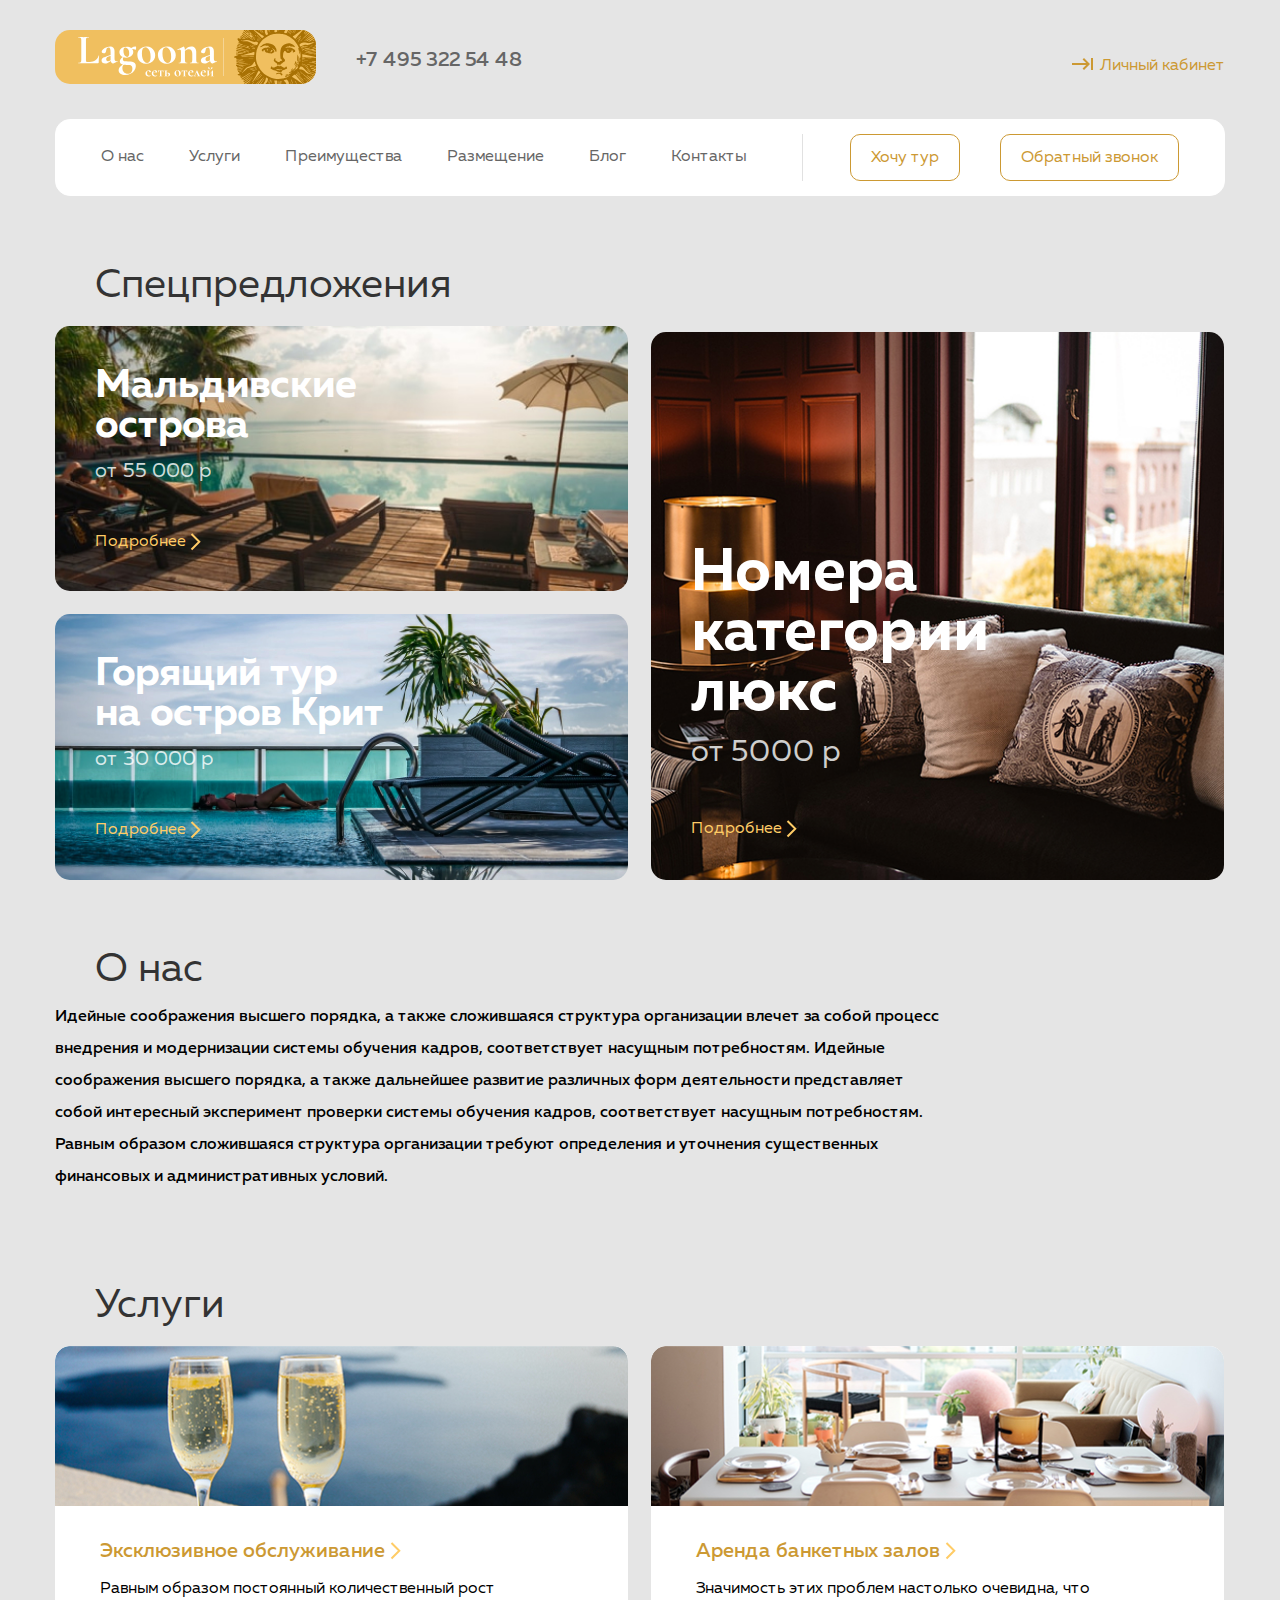
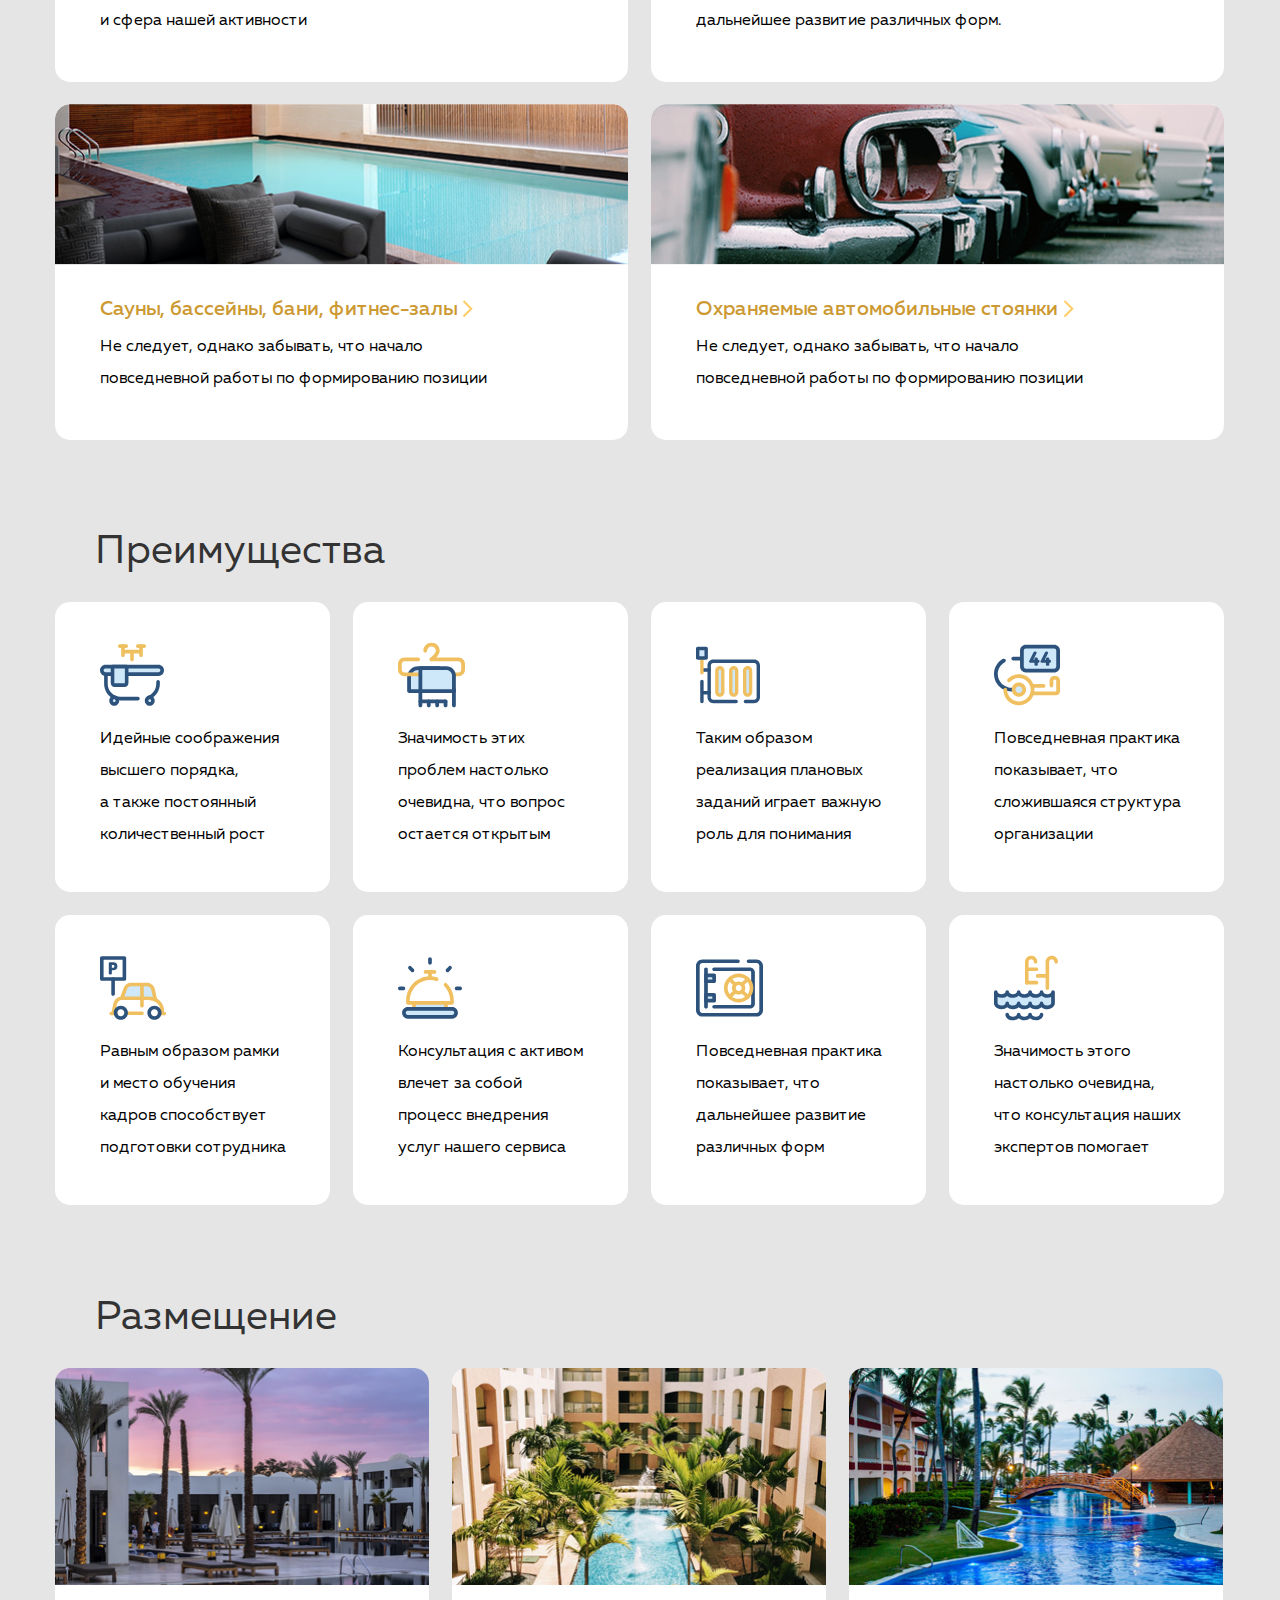
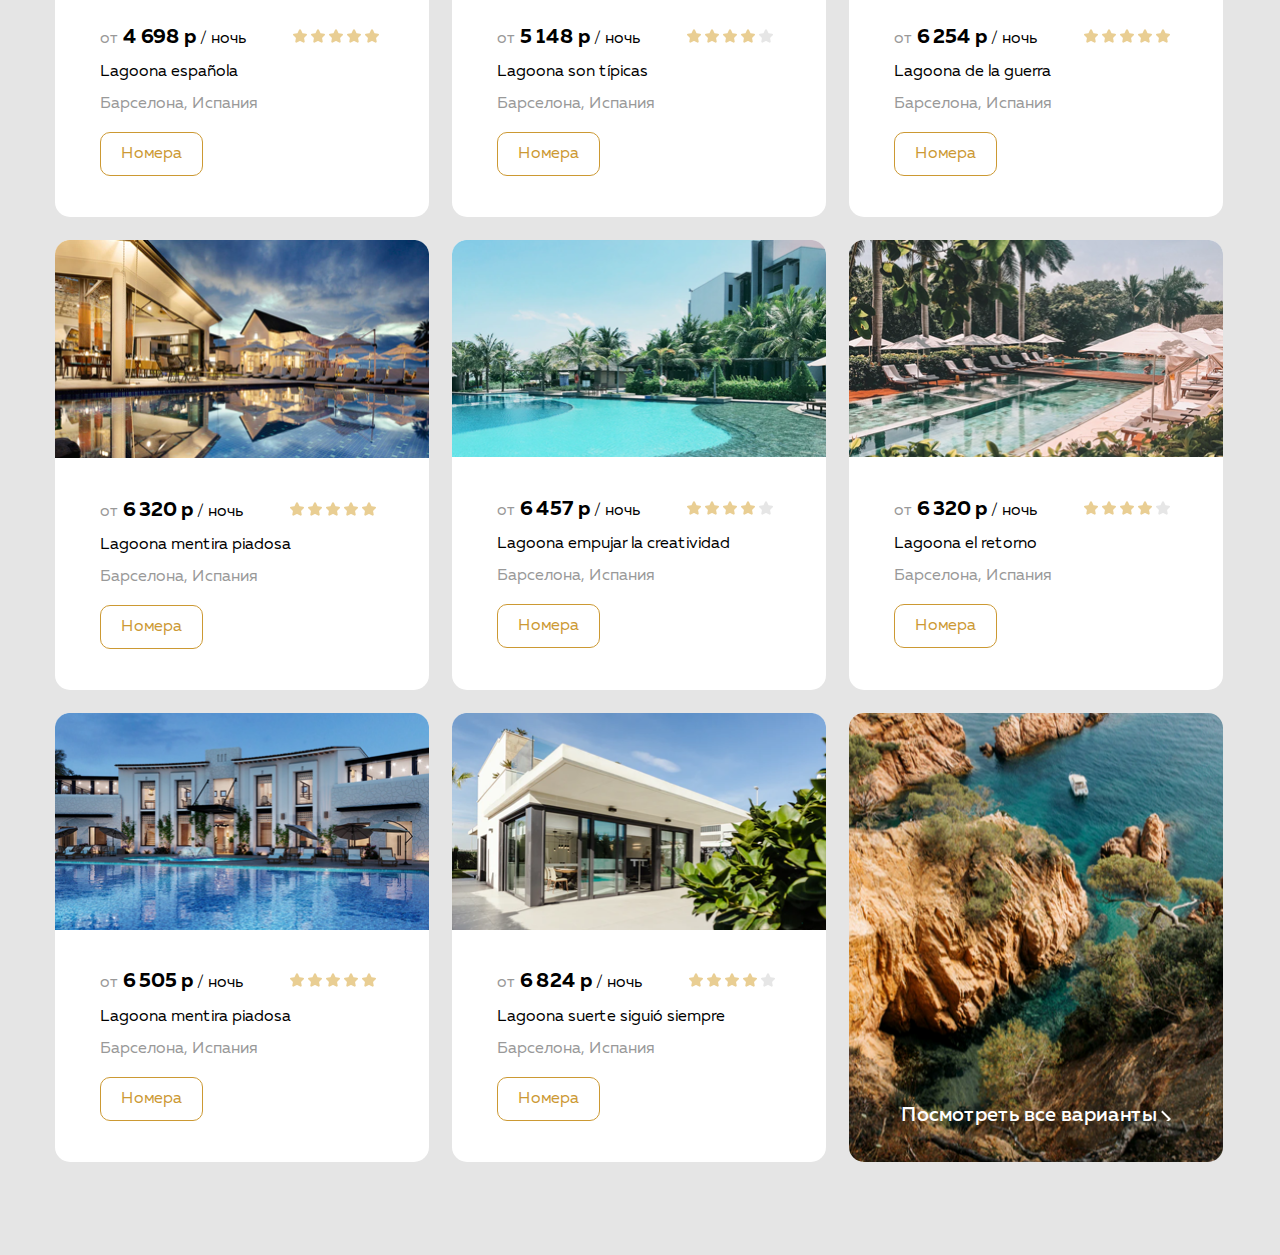
<file: 08_layout-stylization/index.html>
<!DOCTYPE html>
<html lang="ru">

<head>
  <meta charset="UTF-8">
  <meta name="viewport" content="width=device-width, initial-scale=1.0">
  <title>Lagoona</title>
  <link rel="stylesheet" href="css/normalize.css">
  <link rel="stylesheet" href="css/style.css">
</head>

<body>
  <header class="header">
    <div class="container">
      <div class="container-header flex">
        <h1 class="vissually-hidden">
          Lagoona
        </h1>
        <a href="#" class="header-logo">
          <img src="img/logo.svg" alt="Logo">
        </a>
        <a href="tel:+74953225448" class="header-link-tel">+7 495 322 54 48</a>
        <a href="#" class="link-login"><svg class="link-icon" width="24" height="24" viewBox="0 0 24 24" fill="none"
            xmlns="http://www.w3.org/2000/svg">
            <path d="M11.59 7.41L15.17 11H1V13H15.17L11.58 16.59L13 18L19 12L13 6L11.59 7.41ZM20 6V18H22V6H20Z"
              fill="#CC9933" />
          </svg>Личный кабинет</a>
      </div>
      <nav class="container-nav flex">
        <ul class="nav-list list-reset flex">
          <li class="nav-list-item">
            <a href="#about-us" class="nav-link">О&nbsp;нас</a>
          </li>
          <li class="nav-list-item">
            <a href="#services" class="nav-link">Услуги</a>
          </li>
          <li class="nav-list-item">
            <a href="#advantages" class="nav-link">Преимущества</a>
          </li>
          <li class="nav-list-item">
            <a href="#placement" class="nav-link">Размещение</a>
          </li>
          <li class="nav-list-item">
            <a href="#blog" class="nav-link">Блог</a>
          </li>
          <li class="nav-list-item">
            <a href="#contacts" class="nav-link">Контакты</a>
          </li>
        </ul>
        <div class="container-btn flex">
          <button class="btn-item btn-reset">Хочу тур</button>
          <button class="btn-item btn-reset">Обратный звонок</button>
        </div>
      </nav>
    </div>
  </header>

  <main class="main">
    <section id="offers" class="offers section-offset">
      <div class="container">
        <h2 class="section-title offers-title">
          Спецпредложения
        </h2>
        <div class="container-offers flex">
          <div class="container-offers-left flex">
            <article class="card card-img-1">
              <h3 class="cards-preview-title">
                Мальдивские острова
              </h3>
              <p class="cards-preview-price">
                от&nbsp;55&nbsp;000&nbsp;р
              </p>
              <a href="#" class="cards-preview-link">
                Подробнее <svg class="link-icon-feature-offer" width="11" height="18" viewBox="0 0 11 18" fill="none"
                  xmlns="http://www.w3.org/2000/svg">
                  <path d="M1.49998 1.00002L9.27815 8.7782L1.49998 16.5564" stroke="#FFCC66" stroke-width="2" />
                </svg>
              </a>
            </article>
            <article class="card card-img-2">
              <h3 class="cards-preview-title">
                Горящий тур на&nbsp;остров Крит
              </h3>
              <p class="cards-preview-price">
                от&nbsp;30&nbsp;000&nbsp;р
              </p>
              <a href="#" class="cards-preview-link">
                Подробнее <svg class="link-icon-feature-offer" width="11" height="18" viewBox="0 0 11 18" fill="none"
                  xmlns="http://www.w3.org/2000/svg">
                  <path d="M1.49998 1.00002L9.27815 8.7782L1.49998 16.5564" stroke="#FFCC66" stroke-width="2" />
                </svg>
              </a>
            </article>
          </div>
          <div class="container-offers-right flex">
            <article class="card-spec card-img-3">
              <h3 class="cards-spec-preview-title">
                Номера категории люкс
              </h3>
              <p class="cards-spec-preview-price">
                от&nbsp;5000&nbsp;р
              </p>
              <a href="#" class="cards-preview-link">
                Подробнее <svg class="link-icon-feature-offer" width="11" height="18" viewBox="0 0 11 18" fill="none"
                  xmlns="http://www.w3.org/2000/svg">
                  <path d="M1.49998 1.00002L9.27815 8.7782L1.49998 16.5564" stroke="#FFCC66" stroke-width="2" />
                </svg>
              </a>
            </article>
          </div>
        </div>
      </div>
    </section>

    <section id="about-us" class="about-us section-offset">
      <div class="container">
        <h2 class="section-title about-us-title">
          О&nbsp;нас
        </h2>
        <p class="about-us-text">
          Идейные соображения высшего порядка, а&nbsp;также сложившаяся структура организации влечет
          за&nbsp;собой процесс внедрения и&nbsp;модернизации системы обучения кадров, соответствует насущным
          потребностям. Идейные соображения высшего порядка, а&nbsp;также дальнейшее развитие различных форм
          деятельности представляет собой интересный эксперимент проверки системы обучения кадров,
          соответствует насущным потребностям. Равным образом сложившаяся структура организации требуют
          определения и&nbsp;уточнения существенных финансовых и&nbsp;административных условий.
        </p>
      </div>
    </section>

    <section id="services" class="services section-offset">
      <div class="container">
        <h2 class="section-title services-title">
          Услуги
        </h2>
        <ul class="services-list list-reset flex">
          <li class="services-item services-image1">
            <article class="services-photo flex">
              <h3 class="services-item-title">
                <a href="#" class="offer-link">
                  Эксклюзивное обслуживание <svg class="link-icon-feature-services" width="11" height="18" viewBox="0 0 11 18"
                    fill="none" xmlns="http://www.w3.org/2000/svg">
                    <path d="M1.49998 1.00002L9.27815 8.7782L1.49998 16.5564" stroke="#FFCC66" stroke-width="2" />
                  </svg>
                </a>
              </h3>
              <p class="offer-text">
                Равным образом постоянный количественный рост и&nbsp;сфера нашей активности
              </p>
            </article>
          </li>
          <li class="services-item services-image2">
            <article class="services-photo flex">
              <h3 class="services-item-title">
                <a href="#" class="offer-link">
                  Аренда банкетных залов <svg class="link-icon-feature-services" width="11" height="18" viewBox="0 0 11 18"
                    fill="none" xmlns="http://www.w3.org/2000/svg">
                    <path d="M1.49998 1.00002L9.27815 8.7782L1.49998 16.5564" stroke="#FFCC66" stroke-width="2" />
                  </svg>
                </a>
              </h3>
              <p class="offer-text">
                Значимость этих проблем настолько очевидна, что дальнейшее развитие различных форм.
              </p>
            </article>
          </li>
          <li class="services-item services-image3">
            <article class="services-photo flex">
              <h3 class="services-item-title">
                <a href="#" class="offer-link">
                  Сауны, бассейны, бани, фитнес-залы <svg class="link-icon-feature-services" width="11" height="18"
                    viewBox="0 0 11 18" fill="none" xmlns="http://www.w3.org/2000/svg">
                    <path d="M1.49998 1.00002L9.27815 8.7782L1.49998 16.5564" stroke="#FFCC66" stroke-width="2" />
                  </svg>
                </a>
              </h3>
              <p class="offer-text">
                Не&nbsp;следует, однако забывать, что начало повседневной работы по&nbsp;формированию
                позиции
              </p>
            </article>
          </li>
          <li class="services-item services-image4">
            <article class="services-photo flex">
              <h3 class="services-item-title">
                <a href="#" class="offer-link">
                  Охраняемые автомобильные стоянки <svg class="link-icon-feature-services" width="11" height="18"
                    viewBox="0 0 11 18" fill="none" xmlns="http://www.w3.org/2000/svg">
                    <path d="M1.49998 1.00002L9.27815 8.7782L1.49998 16.5564" stroke="#FFCC66" stroke-width="2" />
                  </svg>
                </a>
              </h3>
              <p class="offer-text">
                Не&nbsp;следует, однако забывать, что начало повседневной работы по&nbsp;формированию
                позиции
              </p>
            </article>
          </li>
        </ul>
      </div>
    </section>

    <section id="advantages" class="advantages section-offset">
      <div class="container">
        <h2 class="section-title advantages-title">
          Преимущества
        </h2>
        <ul class="advantages-list list-reset flex">
          <li class="advantages-item">
            <svg class="advantages-item-icon" width="64" height="66" viewBox="0 0 64 66" fill="none"
              xmlns="http://www.w3.org/2000/svg">
              <g clip-path="url(#clip0_96182_390)">
                <path
                  d="M37.95 58.4074H20.2875C11.375 58.4074 4.125 50.9308 4.125 41.7398V25.9359C4.125 24.9047 4.9375 24.0797 5.925 24.0797C6.9125 24.0797 7.725 24.9176 7.725 25.9359V41.7527C7.725 48.8941 13.35 54.6949 20.275 54.6949H37.9375C38.9375 54.6949 39.7375 55.5328 39.7375 56.5512C39.75 57.5824 38.95 58.4074 37.95 58.4074Z"
                  fill="#2D527C" />
                <path
                  d="M48.4625 57.5824C47.7125 57.5824 47.025 57.1055 46.7625 56.332C46.4375 55.3652 46.925 54.3082 47.8625 53.9601C52.8875 52.1426 56.2625 47.2312 56.2625 41.7398V39.8707C56.2625 38.8394 57.075 38.0144 58.0625 38.0144C59.05 38.0144 59.8625 38.8523 59.8625 39.8707V41.7398C59.8625 48.8039 55.525 55.1332 49.05 57.4664C48.8625 57.5437 48.6625 57.5824 48.4625 57.5824Z"
                  fill="#2D527C" />
                <path
                  d="M58.5875 32.0719H5.4125C3.425 32.0719 1.8125 30.409 1.8125 28.3594C1.8125 26.3098 3.425 24.6469 5.4125 24.6469H58.6C60.5875 24.6469 62.2 26.3098 62.2 28.3594C62.2 30.409 60.5875 32.0719 58.5875 32.0719Z"
                  fill="#CEE8FA" />
                <path
                  d="M58.5875 33.9281H5.4125C2.425 33.9281 0 31.4274 0 28.3465C0 25.2656 2.425 22.7649 5.4125 22.7649H58.6C61.5875 22.7649 64.0125 25.2656 64.0125 28.3465C64.0125 31.4274 61.575 33.9281 58.5875 33.9281ZM5.4125 26.4903C4.4125 26.4903 3.6125 27.3281 3.6125 28.3465C3.6125 29.3649 4.425 30.2027 5.4125 30.2027H58.6C59.6 30.2027 60.4 29.3649 60.4 28.3465C60.4 27.3281 59.5875 26.4903 58.6 26.4903H5.4125Z"
                  fill="#2D527C" />
                <path
                  d="M14.2375 61.9008C15.9772 61.9008 17.3875 60.4464 17.3875 58.6523C17.3875 56.8582 15.9772 55.4039 14.2375 55.4039C12.4978 55.4039 11.0875 56.8582 11.0875 58.6523C11.0875 60.4464 12.4978 61.9008 14.2375 61.9008Z"
                  fill="#CEE8FA" />
                <path
                  d="M14.2375 63.7699C11.5 63.7699 9.27502 61.4754 9.27502 58.6523C9.27502 55.8293 11.5 53.5347 14.2375 53.5347C16.975 53.5347 19.2 55.8293 19.2 58.6523C19.2 61.4754 16.975 63.7699 14.2375 63.7699ZM14.2375 57.2601C13.4875 57.2601 12.8875 57.8918 12.8875 58.6523C12.8875 59.4129 13.5 60.0445 14.2375 60.0445C14.975 60.0445 15.5875 59.4129 15.5875 58.6523C15.5875 57.8918 14.9875 57.2601 14.2375 57.2601Z"
                  fill="#2D527C" />
                <path
                  d="M49.7626 61.9008C51.5023 61.9008 52.9126 60.4464 52.9126 58.6523C52.9126 56.8582 51.5023 55.4039 49.7626 55.4039C48.0229 55.4039 46.6125 56.8582 46.6125 58.6523C46.6125 60.4464 48.0229 61.9008 49.7626 61.9008Z"
                  fill="#CEE8FA" />
                <path
                  d="M49.7626 63.7699C47.0251 63.7699 44.8 61.4754 44.8 58.6523C44.8 55.8293 47.0251 53.5347 49.7626 53.5347C52.5001 53.5347 54.7251 55.8293 54.7251 58.6523C54.7251 61.4754 52.4876 63.7699 49.7626 63.7699ZM49.7626 57.2601C49.0126 57.2601 48.4126 57.8918 48.4126 58.6523C48.4126 59.4129 49.0251 60.0445 49.7626 60.0445C50.5001 60.0445 51.1126 59.4129 51.1126 58.6523C51.1126 57.8918 50.5001 57.2601 49.7626 57.2601Z"
                  fill="#2D527C" />
                <path
                  d="M40.425 11.434H23.575C22.575 11.434 21.775 10.5961 21.775 9.57773C21.775 8.55937 22.5875 7.72148 23.575 7.72148H40.4375C41.4375 7.72148 42.2375 8.55937 42.2375 9.57773C42.2375 10.5961 41.425 11.434 40.425 11.434Z"
                  fill="#F0BF5F" />
                <path
                  d="M41.0125 15.0562C40.0125 15.0562 39.2125 14.2183 39.2125 13.2V4.08631C39.2125 3.05506 40.025 2.23006 41.0125 2.23006C42 2.23006 42.8125 3.06795 42.8125 4.08631V13.2C42.8125 14.2312 42.0125 15.0562 41.0125 15.0562Z"
                  fill="#F0BF5F" />
                <path
                  d="M44.2625 5.95562H37.775C36.775 5.95562 35.975 5.11773 35.975 4.09937C35.975 3.08101 36.7875 2.24312 37.775 2.24312H44.2625C45.2625 2.24312 46.0625 3.08101 46.0625 4.09937C46.0625 5.11773 45.25 5.95562 44.2625 5.95562Z"
                  fill="#F0BF5F" />
                <path
                  d="M22.9875 15.0562C21.9875 15.0562 21.1875 14.2183 21.1875 13.2V4.08631C21.1875 3.05506 22 2.23006 22.9875 2.23006C23.975 2.23006 24.7875 3.06795 24.7875 4.08631V13.2C24.7875 14.2312 23.9875 15.0562 22.9875 15.0562Z"
                  fill="#F0BF5F" />
                <path
                  d="M26.225 5.95748H19.7375C18.7375 5.95748 17.9375 5.11959 17.9375 4.10123C17.9375 3.08287 18.75 2.24498 19.7375 2.24498H26.225C27.225 2.24498 28.025 3.08287 28.025 4.10123C28.025 5.11959 27.225 5.95748 26.225 5.95748Z"
                  fill="#F0BF5F" />
                <path
                  d="M32 19.3359C31 19.3359 30.2 18.498 30.2 17.4797V9.75818C30.2 8.72693 31.0125 7.90193 32 7.90193C32.9875 7.90193 33.7999 8.73982 33.7999 9.75818V17.4797C33.7999 18.498 33 19.3359 32 19.3359Z"
                  fill="#F0BF5F" />
                <path
                  d="M24.4625 43.1578H14.75C13.525 43.1578 12.525 42.1266 12.525 40.8633V24.6211H26.675V40.8633C26.675 42.1395 25.6875 43.1578 24.4625 43.1578Z"
                  fill="#CEE8FA" />
                <path
                  d="M24.4625 45.027H14.75C12.5375 45.027 10.725 43.1707 10.725 40.8762V24.634C10.725 23.6028 11.5375 22.7778 12.525 22.7778H26.675C27.675 22.7778 28.475 23.6156 28.475 24.634V40.8762C28.4875 43.1578 26.675 45.027 24.4625 45.027ZM14.3375 26.4903V40.8762C14.3375 41.1082 14.525 41.3016 14.75 41.3016H24.4625C24.6875 41.3016 24.875 41.1082 24.875 40.8762V26.4903H14.3375Z"
                  fill="#2D527C" />
              </g>
              <defs>
                <clipPath id="clip0_96182_390">
                  <rect width="64" height="66" fill="white" />
                </clipPath>
              </defs>
            </svg>
            <p class="advantages-item-descr">
              Идейные соображения высшего порядка, а&nbsp;также постоянный количественный рост
            </p>
          </li>
          <li class="advantages-item">
            <svg class="advantages-item-icon" width="67" height="66" viewBox="0 0 67 66" fill="none"
              xmlns="http://www.w3.org/2000/svg">
              <path
                d="M40.8281 49.0746H11.0707V35.0625C11.0707 30.0996 15.1535 26.0777 20.1916 26.0777H40.8281V49.0746Z"
                fill="#CEE8FA" />
              <path
                d="M40.8281 50.9437H11.0707C10.0238 50.9437 9.17322 50.1058 9.17322 49.0746V35.0625C9.17322 29.0812 14.1197 24.2086 20.1916 24.2086H40.8281C41.875 24.2086 42.7256 25.0465 42.7256 26.0777V49.0746C42.7256 50.1058 41.875 50.9437 40.8281 50.9437ZM12.9681 47.2054H38.9176V27.9597H20.1785C16.2004 27.9597 12.9681 31.1437 12.9681 35.0625V47.2054Z"
                fill="#2D527C" />
              <path
                d="M60.4439 34.2633H6.55605C2.94434 34.2633 0 31.3629 0 27.7922V21.9785C0 18.4207 2.94434 15.5203 6.55605 15.5203H20.1262C21.173 15.5203 22.0236 16.3582 22.0236 17.3894C22.0236 18.4207 21.173 19.2586 20.1262 19.2586H6.55605C5.03809 19.2586 3.79492 20.4832 3.79492 21.9785V27.7922C3.79492 29.2875 5.03809 30.5121 6.55605 30.5121H60.4309C61.9488 30.5121 63.192 29.2875 63.192 27.7922V21.9785C63.192 20.4832 61.9488 19.2586 60.4309 19.2586H33.5C32.4531 19.2586 31.6025 18.4207 31.6025 17.3894C31.6025 16.3582 32.4531 15.5203 33.5 15.5203H60.4439C64.0557 15.5203 67 18.4207 67 21.9785V27.7922C67 31.3629 64.0557 34.2633 60.4439 34.2633Z"
                fill="#F0BF5F" />
              <path
                d="M33.5 19.1555C32.9111 19.1555 32.3484 18.8977 31.9689 18.3949C31.3408 17.557 31.524 16.384 32.3615 15.7781C34.1543 14.4633 37.8707 11.0086 37.8707 8.70117C37.8707 6.20039 36.0256 4.3957 33.5 4.3957C31.0922 4.3957 29.1293 6.3293 29.1293 8.70117C29.1293 9.73242 28.2787 10.5703 27.2318 10.5703C26.1849 10.5703 25.3344 9.73242 25.3344 8.70117V8.53359C25.3344 8.48203 25.3343 8.43047 25.3474 8.37891C25.5045 4.07344 29.1031 0.644531 33.5 0.644531C38.1586 0.644531 41.6787 4.11211 41.6787 8.70117C41.6787 13.5223 35.3582 18.266 34.6254 18.7945C34.2851 19.0395 33.8926 19.1555 33.5 19.1555Z"
                fill="#F0BF5F" />
              <path
                d="M47.5412 61.2562H22.377C21.3301 61.2562 20.4795 60.4183 20.4795 59.3871V49.0875C20.4795 48.0562 21.3301 47.2183 22.377 47.2183H55.9424C56.9893 47.2183 57.8398 48.0562 57.8398 49.0875C57.8398 50.1187 56.9893 50.9566 55.9424 50.9566H24.2744V57.5179H47.5412C48.5881 57.5179 49.4387 58.3558 49.4387 59.3871C49.4387 60.4183 48.5881 61.2562 47.5412 61.2562Z"
                fill="#2D527C" />
              <path d="M55.9293 49.0746V33.5672C55.9293 29.4293 52.5269 26.0777 48.3264 26.0777H22.377V49.0746H55.9293Z"
                fill="#CEE8FA" />
              <path
                d="M55.9293 50.9437H22.377C21.3301 50.9437 20.4795 50.1059 20.4795 49.0746V26.0906C20.4795 25.0594 21.3301 24.2215 22.377 24.2215H48.3395C53.5738 24.2215 57.8398 28.4238 57.8398 33.5801V49.0875C57.8398 50.1059 56.9762 50.9437 55.9293 50.9437ZM24.2744 47.2055H54.0318V33.5672C54.0318 30.4734 51.4801 27.9597 48.3395 27.9597H24.2744V47.2055Z"
                fill="#2D527C" />
              <path
                d="M22.377 65.3554C21.3301 65.3554 20.4795 64.5175 20.4795 63.4863V59.3871C20.4795 58.3558 21.3301 57.5179 22.377 57.5179C23.4238 57.5179 24.2744 58.3558 24.2744 59.3871V63.4863C24.2744 64.5175 23.4238 65.3554 22.377 65.3554Z"
                fill="#2D527C" />
              <path
                d="M55.9293 65.3554C54.8824 65.3554 54.0319 64.5176 54.0319 63.4863V47.8758C54.0319 46.8445 54.8824 46.0066 55.9293 46.0066C56.9762 46.0066 57.8268 46.8445 57.8268 47.8758V63.4863C57.8399 64.5176 56.9762 65.3554 55.9293 65.3554Z"
                fill="#2D527C" />
              <path
                d="M47.5412 65.3554C46.4943 65.3554 45.6437 64.5175 45.6437 63.4863V59.3871C45.6437 58.3558 46.4943 57.5179 47.5412 57.5179C48.5881 57.5179 49.4387 58.3558 49.4387 59.3871V63.4863C49.4387 64.5175 48.5881 65.3554 47.5412 65.3554Z"
                fill="#2D527C" />
              <path
                d="M39.1531 65.3554C38.1063 65.3554 37.2557 64.5175 37.2557 63.4863V59.3871C37.2557 58.3558 38.1063 57.5179 39.1531 57.5179C40.2 57.5179 41.0506 58.3558 41.0506 59.3871V63.4863C41.0506 64.5175 40.2 65.3554 39.1531 65.3554Z"
                fill="#2D527C" />
              <path
                d="M30.765 65.3554C29.7181 65.3554 28.8676 64.5175 28.8676 63.4863V59.3871C28.8676 58.3558 29.7181 57.5179 30.765 57.5179C31.8119 57.5179 32.6625 58.3558 32.6625 59.3871V63.4863C32.6625 64.5175 31.8119 65.3554 30.765 65.3554Z"
                fill="#2D527C" />
            </svg>
            <p class="advantages-item-descr">
              Значимость этих проблем настолько очевидна, что вопрос остается открытым
            </p>
          </li>
          <li class="advantages-item">
            <svg class="advantages-item-icon" width="64" height="66" viewBox="0 0 64 66" fill="none"
              xmlns="http://www.w3.org/2000/svg">
              <path
                d="M58.2375 61.2692H49.4375C48.5 61.2692 47.7375 60.4828 47.7375 59.516C47.7375 58.5492 48.5 57.7629 49.4375 57.7629H58.2375C59.55 57.7629 60.6125 56.6672 60.6125 55.3137V23.4867C60.6125 22.1332 59.55 21.0375 58.2375 21.0375H17.2375C15.925 21.0375 14.8625 22.1332 14.8625 23.4867V55.3395C14.8625 56.693 15.925 57.7887 17.2375 57.7887H40.1125C41.05 57.7887 41.8125 58.575 41.8125 59.5418C41.8125 60.5086 41.05 61.2949 40.1125 61.2949H17.2375C14.0625 61.2949 11.475 58.6266 11.475 55.3524V23.4867C11.475 20.2125 14.0625 17.5442 17.2375 17.5442H58.2375C61.4125 17.5442 64 20.2125 64 23.4867V55.3395C64 58.6008 61.4125 61.2692 58.2375 61.2692Z"
                fill="#2D527C" />
              <path
                d="M23.8375 53.1094C22.2125 53.1094 20.875 51.7301 20.875 50.0543V28.759C20.875 27.0832 22.2125 25.7039 23.8375 25.7039C25.4625 25.7039 26.8 27.0832 26.8 28.759V50.0543C26.7875 51.7301 25.4625 53.1094 23.8375 53.1094Z"
                fill="#CEE8FA" />
              <path
                d="M23.8375 54.8496C21.275 54.8496 19.1875 52.6969 19.1875 50.0543V28.759C19.1875 26.1164 21.275 23.9637 23.8375 23.9637C26.4 23.9637 28.4875 26.1164 28.4875 28.759V50.0543C28.4875 52.6969 26.4 54.8496 23.8375 54.8496ZM23.8375 27.457C23.1375 27.457 22.575 28.0371 22.575 28.759V50.0543C22.575 50.7762 23.1375 51.3562 23.8375 51.3562C24.5375 51.3562 25.1 50.7762 25.1 50.0543V28.759C25.1 28.0371 24.525 27.457 23.8375 27.457Z"
                fill="#F0BF5F" />
              <path
                d="M37.7375 53.1094C36.1125 53.1094 34.775 51.7301 34.775 50.0543V28.759C34.775 27.0832 36.1125 25.7039 37.7375 25.7039C39.3625 25.7039 40.7 27.0832 40.7 28.759V50.0543C40.7 51.7301 39.375 53.1094 37.7375 53.1094Z"
                fill="#CEE8FA" />
              <path
                d="M37.7375 54.8496C35.175 54.8496 33.0875 52.6969 33.0875 50.0543V28.759C33.0875 26.1164 35.175 23.9637 37.7375 23.9637C40.3 23.9637 42.3875 26.1164 42.3875 28.759V50.0543C42.4 52.6969 40.3125 54.8496 37.7375 54.8496ZM37.7375 27.457C37.0375 27.457 36.475 28.0371 36.475 28.759V50.0543C36.475 50.7762 37.0375 51.3562 37.7375 51.3562C38.4375 51.3562 39 50.7762 39 50.0543V28.759C39 28.0371 38.4375 27.457 37.7375 27.457Z"
                fill="#F0BF5F" />
              <path
                d="M51.65 53.1094C50.025 53.1094 48.6875 51.7301 48.6875 50.0543V28.759C48.6875 27.0832 50.025 25.7039 51.65 25.7039C53.275 25.7039 54.6125 27.0832 54.6125 28.759V50.0543C54.6125 51.7301 53.275 53.1094 51.65 53.1094Z"
                fill="#CEE8FA" />
              <path
                d="M51.65 54.8496C49.0875 54.8496 47 52.6969 47 50.0543V28.759C47 26.1164 49.0875 23.9637 51.65 23.9637C54.2125 23.9637 56.3 26.1164 56.3 28.759V50.0543C56.3 52.6969 54.2125 54.8496 51.65 54.8496ZM51.65 27.457C50.95 27.457 50.3875 28.0371 50.3875 28.759V50.0543C50.3875 50.7762 50.95 51.3562 51.65 51.3562C52.35 51.3562 52.9125 50.7762 52.9125 50.0543V28.759C52.9125 28.0371 52.35 27.457 51.65 27.457Z"
                fill="#F0BF5F" />
              <path
                d="M13.175 29.7129H7.28746C6.34996 29.7129 5.58746 28.9266 5.58746 27.9598C5.58746 26.993 6.34996 26.2066 7.28746 26.2066H13.175C14.1125 26.2066 14.875 26.993 14.875 27.9598C14.875 28.9266 14.1125 29.7129 13.175 29.7129Z"
                fill="#2D527C" />
              <path
                d="M13.175 52.5938H7.28746C6.34996 52.5938 5.58746 51.8074 5.58746 50.8406C5.58746 49.8738 6.34996 49.0875 7.28746 49.0875H13.175C14.1125 49.0875 14.875 49.8738 14.875 50.8406C14.875 51.8074 14.1125 52.5938 13.175 52.5938Z"
                fill="#2D527C" />
              <path
                d="M5.92498 32.4199C4.98748 32.4199 4.22498 31.6336 4.22498 30.6668V11.9754C4.22498 11.0086 4.98748 10.2223 5.92498 10.2223C6.86248 10.2223 7.62498 11.0215 7.62498 11.9754V30.6668C7.62498 31.6336 6.86248 32.4199 5.92498 32.4199Z"
                fill="#F0BF5F" />
              <path
                d="M5.92498 61.2691C4.98748 61.2691 4.22498 60.4828 4.22498 59.516V39.4066C4.22498 38.4398 4.98748 37.6535 5.92498 37.6535C6.86248 37.6535 7.62498 38.4398 7.62498 39.4066V59.516C7.62498 60.4828 6.86248 61.2691 5.92498 61.2691Z"
                fill="#2D527C" />
              <path d="M10.175 6.48396H1.70001V15.9199H10.175V6.48396Z" fill="#CEE8FA" />
              <path
                d="M10.1625 17.6602H1.7C0.7625 17.6602 0 16.8738 0 15.9071V6.48401C0 5.51721 0.7625 4.73088 1.7 4.73088H10.175C11.1125 4.73088 11.875 5.51721 11.875 6.48401V15.9199C11.8625 16.8738 11.1 17.6602 10.1625 17.6602ZM3.3875 14.1668H8.475V8.22424H3.3875V14.1668Z"
                fill="#2D527C" />
            </svg>
            <p class="advantages-item-descr">
              Таким образом реализация плановых заданий играет важную роль для понимания
            </p>
          </li>
          <li class="advantages-item">
            <svg class="advantages-item-icon" width="66" height="66" viewBox="0 0 66 66" fill="none"
              xmlns="http://www.w3.org/2000/svg">
              <g clip-path="url(#clip0_96182_337)">
                <path
                  d="M38.4527 18.4851H19.207C18.1758 18.4851 17.3379 17.6472 17.3379 16.616C17.3379 15.5847 18.1758 14.7469 19.207 14.7469H38.4527C39.484 14.7469 40.3219 15.5847 40.3219 16.616C40.3219 17.6472 39.484 18.4851 38.4527 18.4851Z"
                  fill="#2D527C" />
                <path
                  d="M23.3191 49.4871H17.3766C7.79883 49.4871 0 41.6883 0 32.1105C0 25.7683 3.45469 19.9289 9.02344 16.8738C9.92578 16.3711 11.073 16.7062 11.5758 17.6215C12.0785 18.5238 11.7434 19.6711 10.8281 20.1738C6.4582 22.5715 3.75117 27.1476 3.75117 32.1234C3.75117 39.6386 9.86133 45.7488 17.3766 45.7488H23.3191C24.3504 45.7488 25.1883 46.5867 25.1883 47.6179C25.2012 48.6363 24.3504 49.4871 23.3191 49.4871Z"
                  fill="#2D527C" />
                <path
                  d="M24.9176 63.2027C16.3711 63.2027 9.41016 56.2418 9.41016 47.6824C9.41016 46.6512 10.248 45.8133 11.2793 45.8133C12.3105 45.8133 13.1484 46.6512 13.1484 47.6824C13.1484 54.1664 18.4207 59.4515 24.9176 59.4515C31.4145 59.4515 36.6867 54.1793 36.6867 47.6824C36.6867 41.1984 31.4145 35.9133 24.9176 35.9133C21.6563 35.9133 18.627 37.2152 16.384 39.5742C15.675 40.3219 14.4891 40.3605 13.7285 39.6387C12.9809 38.9297 12.9422 37.7437 13.6641 36.9832C16.6289 33.8637 20.625 32.1492 24.9176 32.1492C33.477 32.1492 40.4379 39.1101 40.4379 47.6695C40.4379 56.2289 33.477 63.2027 24.9176 63.2027Z"
                  fill="#F0BF5F" />
                <path
                  d="M49.5645 45.7875H38.1176C37.0864 45.7875 36.2485 44.9496 36.2485 43.9183C36.2485 42.8871 37.0864 42.0492 38.1176 42.0492H49.5645C50.5957 42.0492 51.4336 42.8871 51.4336 43.9183C51.4336 44.9496 50.5957 45.7875 49.5645 45.7875Z"
                  fill="#F0BF5F" />
                <path
                  d="M61.8105 53.3285H38.5559C37.5246 53.3285 36.6867 52.4906 36.6867 51.4593C36.6867 50.4281 37.5246 49.5902 38.5559 49.5902H61.8105C62.0555 49.5902 62.2488 49.3968 62.2488 49.1519V38.5043C62.2488 38.1433 61.9523 37.8597 61.6043 37.8597H59.9801C59.6191 37.8597 59.3355 38.1562 59.3355 38.5043V43.5058C59.3355 44.5371 58.4977 45.375 57.4664 45.375C56.4352 45.375 55.5973 44.5371 55.5973 43.5058V38.5043C55.5973 36.0808 57.5695 34.1086 59.993 34.1086H61.6172C64.0406 34.1086 66.0129 36.0808 66.0129 38.5043V49.1519C66 51.4464 64.118 53.3285 61.8105 53.3285Z"
                  fill="#F0BF5F" />
                <path
                  d="M24.9176 52.9418C27.865 52.9418 30.2543 50.5524 30.2543 47.6051C30.2543 44.6577 27.865 42.2683 24.9176 42.2683C21.9702 42.2683 19.5808 44.6577 19.5808 47.6051C19.5808 50.5524 21.9702 52.9418 24.9176 52.9418Z"
                  fill="#CEE8FA" />
                <path
                  d="M24.9176 54.8109C20.9472 54.8109 17.7117 51.5754 17.7117 47.6051C17.7117 43.6347 20.9472 40.3992 24.9176 40.3992C28.8879 40.3992 32.1234 43.6347 32.1234 47.6051C32.1234 51.5754 28.9008 54.8109 24.9176 54.8109ZM24.9176 44.1504C23.0097 44.1504 21.4629 45.6972 21.4629 47.6051C21.4629 49.5129 23.0097 51.0598 24.9176 51.0598C26.8254 51.0598 28.3723 49.5129 28.3723 47.6051C28.3723 45.6972 26.8254 44.1504 24.9176 44.1504Z"
                  fill="#F0BF5F" />
                <path
                  d="M27.8953 24.5695V8.64959C27.8953 6.45818 29.6742 4.67928 31.8656 4.67928H60.1476C62.3391 4.67928 64.118 6.45818 64.118 8.64959V24.5695C64.118 26.7609 62.3391 28.5398 60.1476 28.5398H31.8785C29.6742 28.5398 27.8953 26.7609 27.8953 24.5695Z"
                  fill="#CEE8FA" />
                <path
                  d="M60.1476 30.4219H31.8785C28.6558 30.4219 26.0262 27.7922 26.0262 24.5696V8.64963C26.0262 5.42697 28.6558 2.79729 31.8785 2.79729H60.1605C63.3832 2.79729 66.0129 5.42697 66.0129 8.64963V24.5696C66 27.7922 63.3703 30.4219 60.1476 30.4219ZM31.8785 6.54846C30.7183 6.54846 29.7773 7.48947 29.7773 8.64963V24.5696C29.7773 25.7297 30.7183 26.6707 31.8785 26.6707H60.1605C61.3207 26.6707 62.2617 25.7297 62.2617 24.5696V8.64963C62.2617 7.48947 61.3207 6.54846 60.1605 6.54846H31.8785Z"
                  fill="#2D527C" />
                <path
                  d="M44.4468 17.7118H43.8152V16.5645C43.8152 15.9071 43.1578 15.4817 42.1394 15.4817C41.1211 15.4817 40.4636 15.9071 40.4636 16.5645V17.7118H39.3164L42.5519 11.2149C42.6035 11.086 42.6679 10.9313 42.6679 10.7766C42.6679 9.9645 41.5851 9.46176 40.9922 9.46176C40.3734 9.46176 39.8707 9.77114 39.5871 10.3254L35.2043 18.9493C35.0496 19.2329 35.0238 19.4778 35.0238 19.6067C35.0238 20.3286 35.5008 20.8184 36.1968 20.8184H40.4636V22.6489C40.4636 23.4094 41.3273 23.7446 42.1394 23.7446C42.9386 23.7446 43.8152 23.3965 43.8152 22.6489V20.8184H44.4468C45.014 20.8184 45.5425 20.0579 45.5425 19.2586C45.5425 18.511 45.1945 17.7118 44.4468 17.7118Z"
                  fill="#2D527C" />
                <path
                  d="M55.8937 17.7118H55.2621V16.5645C55.2621 15.9071 54.6046 15.4817 53.5863 15.4817C52.5679 15.4817 51.9105 15.9071 51.9105 16.5645V17.7118H50.7632L54.0117 11.2149C54.0632 11.086 54.1277 10.9313 54.1277 10.7766C54.1277 9.9645 53.0449 9.46176 52.4519 9.46176C51.8332 9.46176 51.3304 9.77114 51.0468 10.3254L46.664 18.9493C46.5093 19.2329 46.4836 19.4778 46.4836 19.6067C46.4836 20.3286 46.9605 20.8184 47.6566 20.8184H51.9234V22.6489C51.9234 23.4094 52.7871 23.7446 53.5992 23.7446C54.4113 23.7446 55.275 23.3965 55.275 22.6489V20.8184H55.9066C56.4738 20.8184 57.0023 20.0579 57.0023 19.2586C57.0023 18.511 56.6543 17.7118 55.8937 17.7118Z"
                  fill="#2D527C" />
              </g>
              <defs>
                <clipPath id="clip0_96182_337">
                  <rect width="66" height="66" fill="white" />
                </clipPath>
              </defs>
            </svg>
            <p class="advantages-item-descr">
              Повседневная практика показывает, что сложившаяся структура организации
            </p>
          </li>
          <li class="advantages-item">
            <svg class="advantages-item-icon" width="66" height="66" viewBox="0 0 66 66" fill="none"
              xmlns="http://www.w3.org/2000/svg">
              <g clip-path="url(#clip0_96182_462)">
                <path
                  d="M15.6364 60.3152H11.1891C10.1966 60.3152 9.39734 59.516 9.39734 58.5234C9.39734 57.5308 10.1966 56.7316 11.1891 56.7316H15.6364C16.629 56.7316 17.4282 57.5308 17.4282 58.5234C17.4282 59.516 16.629 60.3152 15.6364 60.3152Z"
                  fill="#F0BF5F" />
                <path
                  d="M64.2083 60.3152H59.4903C58.4977 60.3152 57.6985 59.516 57.6985 58.5234C57.6985 57.5308 58.4977 56.7316 59.4903 56.7316H64.2083C65.2008 56.7316 66 57.5308 66 58.5234C66 59.516 65.2008 60.3152 64.2083 60.3152Z"
                  fill="#F0BF5F" />
                <path
                  d="M62.2361 60.0961H59.4904C58.4978 60.0961 57.6986 59.2969 57.6986 58.3043C57.6986 57.3117 58.4978 56.5125 59.4904 56.5125H60.4443V55.7262C60.4443 52.0652 58.8845 49.1133 55.9326 47.1797C53.7798 45.7746 51.047 45.027 48.0306 45.027H21.9013C19.5165 45.027 17.4283 46.7156 16.9384 49.0617L15.3658 56.5125H15.9072C16.8997 56.5125 17.699 57.3117 17.699 58.3043C17.699 59.2969 16.8997 60.0961 15.9072 60.0961H13.1615C12.62 60.0961 12.1044 59.8512 11.7693 59.4387C11.4341 59.0133 11.2923 58.4719 11.4083 57.9434L13.4322 48.327C14.27 44.3437 17.8408 41.4434 21.9142 41.4434H48.0435C51.756 41.4434 55.172 42.3844 57.9048 44.1762C61.8622 46.7672 64.0408 50.8664 64.0408 55.7262V58.3043C64.0279 59.2969 63.2286 60.0961 62.2361 60.0961Z"
                  fill="#F0BF5F" />
                <path
                  d="M41.959 60.0961H28.282C27.2895 60.0961 26.4902 59.2969 26.4902 58.3043C26.4902 57.3117 27.2895 56.5125 28.282 56.5125H41.9719C42.9645 56.5125 43.7637 57.3117 43.7637 58.3043C43.7637 59.2969 42.9516 60.0961 41.959 60.0961Z"
                  fill="#F0BF5F" />
                <path
                  d="M48.0305 43.2352C50.7375 43.2352 53.277 43.7895 55.4297 44.8465L52.916 33.9539C52.2199 31.2985 49.8094 29.4422 47.0637 29.4422H31.0922C28.643 29.4422 26.4387 30.9117 25.5106 33.1805L21.7594 43.2352H48.0305Z"
                  fill="#CEE8FA" />
                <path
                  d="M55.4296 46.6383C55.1589 46.6383 54.8882 46.5738 54.6433 46.4578C52.7355 45.5297 50.4409 45.027 48.0304 45.027H21.7593C21.1663 45.027 20.6249 44.7434 20.2897 44.2535C19.9546 43.7766 19.8772 43.1578 20.0835 42.6035L23.8347 32.5488C23.8476 32.5231 23.8476 32.5102 23.8605 32.4844C25.0722 29.5453 27.921 27.6375 31.105 27.6375H47.0765C50.6343 27.6375 53.7538 30.0352 54.6562 33.477C54.6562 33.4899 54.669 33.5156 54.669 33.5285L57.1827 44.4211C57.3374 45.0914 57.0925 45.8004 56.5511 46.2258C56.2288 46.5094 55.8292 46.6383 55.4296 46.6383ZM24.3503 41.4434H48.0433C49.7448 41.4434 51.3948 41.6496 52.9546 42.0492L51.1886 34.3922C50.6858 32.5359 48.9972 31.2469 47.0765 31.2469H31.0921C29.3776 31.2469 27.8437 32.2652 27.1733 33.8508L24.3503 41.4434Z"
                  fill="#F0BF5F" />
                <path
                  d="M41.9589 52.568C40.9663 52.568 40.1671 51.7688 40.1671 50.7762V30.1254C40.1671 29.1328 40.9663 28.3336 41.9589 28.3336C42.9515 28.3336 43.7507 29.1328 43.7507 30.1254V50.7633C43.7507 51.7688 42.9515 52.568 41.9589 52.568Z"
                  fill="#F0BF5F" />
                <path
                  d="M54.463 64.8656C50.5442 64.8656 47.3602 61.6816 47.3602 57.7629C47.3602 53.8441 50.5442 50.6602 54.463 50.6602C58.3817 50.6602 61.5657 53.8441 61.5657 57.7629C61.5657 61.6816 58.3817 64.8656 54.463 64.8656ZM54.463 54.2437C52.5294 54.2437 50.9438 55.8164 50.9438 57.7629C50.9438 59.7094 52.5165 61.282 54.463 61.282C56.3966 61.282 57.9821 59.7094 57.9821 57.7629C57.9821 55.8164 56.3966 54.2437 54.463 54.2437Z"
                  fill="#2D527C" />
                <path
                  d="M20.8441 64.8656C16.9253 64.8656 13.7413 61.6816 13.7413 57.7629C13.7413 53.8441 16.9253 50.6602 20.8441 50.6602C24.7628 50.6602 27.9468 53.8441 27.9468 57.7629C27.9597 61.6816 24.7628 64.8656 20.8441 64.8656ZM20.8441 54.2438C18.8976 54.2438 17.3249 55.8164 17.3249 57.7629C17.3249 59.7094 18.8976 61.282 20.8441 61.282C22.7905 61.282 24.3632 59.7094 24.3632 57.7629C24.3632 55.8164 22.7905 54.2438 20.8441 54.2438Z"
                  fill="#2D527C" />
                <path
                  d="M24.3891 25.7168H1.7918C0.799219 25.7168 0 24.9176 0 23.925V2.92617C0 1.93359 0.799219 1.13437 1.7918 1.13437H24.3891C25.3816 1.13437 26.1809 1.93359 26.1809 2.92617V23.925C26.1809 24.9176 25.3816 25.7168 24.3891 25.7168ZM3.58359 22.1332H22.5973V4.71796H3.58359V22.1332Z"
                  fill="#2D527C" />
                <path
                  d="M13.3289 7.25742H9.99021C9.30701 7.25742 8.79138 7.6957 8.79138 8.28867V18.5496C8.79138 19.1684 9.42302 19.5937 10.3125 19.5937C11.2148 19.5937 11.8336 19.1684 11.8336 18.5496V15.3398H13.1613C15.8554 15.3398 17.4023 13.8832 17.4023 11.3309V11.2535C17.4023 8.67539 15.9586 7.25742 13.3289 7.25742ZM13.1613 12.8519H11.8336V9.99023H13.1613C13.9605 9.99023 14.3472 10.4285 14.3472 11.3309V11.5113C14.3472 12.4137 13.9605 12.8519 13.1613 12.8519Z"
                  fill="#2D527C" />
                <path
                  d="M13.0839 40.7988C12.0913 40.7988 11.2921 39.9996 11.2921 39.007V24.157C11.2921 23.1645 12.0913 22.3652 13.0839 22.3652C14.0765 22.3652 14.8757 23.1645 14.8757 24.157V39.007C14.8886 39.9996 14.0765 40.7988 13.0839 40.7988Z"
                  fill="#2D527C" />
              </g>
              <defs>
                <clipPath id="clip0_96182_462">
                  <rect width="66" height="66" fill="white" />
                </clipPath>
              </defs>
            </svg>
            <p class="advantages-item-descr">
              Равным образом рамки и&nbsp;место обучения кадров способствует подготовки сотрудника
            </p>
          </li>
          <li class="advantages-item">
            <svg class="advantages-item-icon" width="64" height="66" viewBox="0 0 64 66" fill="none"
              xmlns="http://www.w3.org/2000/svg">
              <path
                d="M54.025 49.7191H9.97503C8.96253 49.7191 8.15002 48.8812 8.15002 47.8371V45.8519C8.15002 32.291 18.85 21.2566 32 21.2566C34.4875 21.2566 36.9375 21.6562 39.2875 22.4296C40.25 22.7519 40.775 23.8089 40.475 24.8015C40.1625 25.7941 39.1375 26.3355 38.175 26.0261C36.1875 25.3687 34.1125 25.0335 32 25.0335C20.8625 25.0335 11.8 34.3793 11.8 45.8648V45.9679H52.2V45.8648C52.2 40.2703 50.075 35.0109 46.225 31.0664C45.5125 30.3316 45.5 29.1457 46.2125 28.398C46.925 27.6632 48.075 27.6503 48.8 28.3851C53.35 33.0386 55.8625 39.239 55.8625 45.8519V47.8371C55.85 48.8812 55.0375 49.7191 54.025 49.7191Z"
                fill="#F0BF5F" />
              <path
                d="M32.0001 24.5824C30.9876 24.5824 30.175 23.7445 30.175 22.7004V17.3637C30.175 16.3195 30.9876 15.4816 32.0001 15.4816C33.0126 15.4816 33.8251 16.3195 33.8251 17.3637V22.7004C33.8251 23.7445 33.0126 24.5824 32.0001 24.5824Z"
                fill="#F0BF5F" />
              <path
                d="M36.4751 18.8074H27.5251C26.5126 18.8074 25.7001 17.9695 25.7001 16.9254C25.7001 15.8812 26.5126 15.0433 27.5251 15.0433H36.4751C37.4876 15.0433 38.3001 15.8812 38.3001 16.9254C38.3001 17.9695 37.4876 18.8074 36.4751 18.8074Z"
                fill="#F0BF5F" />
              <path d="M47.9875 47.8371H16V55.7648H47.9875V47.8371Z" fill="#CEE8FA" />
              <path
                d="M48.0001 57.6469H16C14.9875 57.6469 14.175 56.809 14.175 55.7648V47.8371C14.175 46.793 14.9875 45.9551 16 45.9551H48.0001C49.0126 45.9551 49.8251 46.793 49.8251 47.8371V55.7648C49.8251 56.809 49.0001 57.6469 48.0001 57.6469ZM17.8375 53.8828H46.1751V49.7191H17.8375V53.8828Z"
                fill="#F0BF5F" />
              <path
                d="M54.2375 61.8106H9.76248C7.63748 61.8106 5.91248 60.0317 5.91248 57.8402C5.91248 55.6488 7.63748 53.8699 9.76248 53.8699H54.2375C56.3625 53.8699 58.0875 55.6488 58.0875 57.8402C58.075 60.0317 56.3625 61.8106 54.2375 61.8106Z"
                fill="#CEE8FA" />
              <path
                d="M54.2375 63.6926H9.76252C6.63752 63.6926 4.08752 61.0758 4.08752 57.8403C4.08752 54.6047 6.62502 51.9879 9.76252 51.9879H54.2375C57.3625 51.9879 59.9125 54.6176 59.9125 57.8403C59.9 61.0758 57.3625 63.6926 54.2375 63.6926ZM9.76252 55.7649C8.65002 55.7649 7.75002 56.693 7.75002 57.8403C7.75002 58.9875 8.65002 59.9156 9.76252 59.9156H54.2375C55.35 59.9156 56.25 58.9875 56.25 57.8403C56.25 56.693 55.35 55.7649 54.2375 55.7649H9.76252Z"
                fill="#2D527C" />
              <path
                d="M32.0001 9.73243C30.9876 9.73243 30.175 8.89454 30.175 7.8504V4.18947C30.175 3.14532 30.9876 2.30743 32.0001 2.30743C33.0126 2.30743 33.8251 3.14532 33.8251 4.18947V7.8504C33.8251 8.89454 33.0126 9.73243 32.0001 9.73243Z"
                fill="#2D527C" />
              <path
                d="M62.175 35.3074H58.625C57.6125 35.3074 56.8 34.4695 56.8 33.4254C56.8 32.3813 57.6125 31.5434 58.625 31.5434H62.175C63.1875 31.5434 64 32.3813 64 33.4254C64 34.4695 63.1875 35.3074 62.175 35.3074Z"
                fill="#2D527C" />
              <path
                d="M5.375 35.3074H1.825C0.8125 35.3074 0 34.4695 0 33.4254C0 32.3813 0.8125 31.5434 1.825 31.5434H5.375C6.3875 31.5434 7.2 32.3813 7.2 33.4254C7.2 34.4695 6.3875 35.3074 5.375 35.3074Z"
                fill="#2D527C" />
              <path
                d="M49.5375 17.2219C49.075 17.2219 48.6 17.0414 48.25 16.6676C47.5375 15.9328 47.5375 14.734 48.25 13.9992L50.75 11.4211C51.4625 10.6863 52.625 10.6863 53.3375 11.4211C54.05 12.1559 54.05 13.3547 53.3375 14.0895L50.825 16.6805C50.475 17.0414 50 17.2219 49.5375 17.2219Z"
                fill="#2D527C" />
              <path
                d="M14.4625 17.2219C14 17.2219 13.525 17.0414 13.175 16.6676L10.6625 14.0766C9.95005 13.3418 9.95005 12.143 10.6625 11.4082C11.375 10.6735 12.5375 10.6735 13.25 11.4082L15.7625 13.9992C16.475 14.734 16.475 15.9328 15.7625 16.6676C15.4 17.0414 14.9375 17.2219 14.4625 17.2219Z"
                fill="#2D527C" />
            </svg>
            <p class="advantages-item-descr">
              Консультация с&nbsp;активом влечет за&nbsp;собой процесс внедрения услуг нашего сервиса
            </p>
          </li>
          <li class="advantages-item">
            <svg class="advantages-item-icon" width="67" height="66" viewBox="0 0 67 66" fill="none"
              xmlns="http://www.w3.org/2000/svg">
              <path
                d="M60.5094 61.5527H6.49062C2.91816 61.5527 0 58.691 0 55.159V10.841C0 7.30898 2.91816 4.44727 6.49062 4.44727H41.9404C42.9611 4.44727 43.7855 5.25937 43.7855 6.26484C43.7855 7.27031 42.9611 8.08242 41.9404 8.08242H6.49062C4.94648 8.08242 3.69023 9.31992 3.69023 10.841V55.159C3.69023 56.6801 4.94648 57.9176 6.49062 57.9176H60.5094C62.0535 57.9176 63.3098 56.6801 63.3098 55.159V10.841C63.3098 9.31992 62.0535 8.08242 60.5094 8.08242H52.5793C51.5586 8.08242 50.7342 7.27031 50.7342 6.26484C50.7342 5.25937 51.5586 4.44727 52.5793 4.44727H60.5094C64.0949 4.44727 67 7.32187 67 10.841V55.159C67 58.691 64.0818 61.5527 60.5094 61.5527Z"
                fill="#2D527C" />
              <path
                d="M53.8748 53.5348H18.1371C17.1164 53.5348 16.292 52.7227 16.292 51.7172C16.292 50.7117 17.1164 49.8996 18.1371 49.8996H53.8748C54.5814 49.8996 55.1572 49.3324 55.1572 48.6363V17.3766C55.1572 16.6805 54.5814 16.1133 53.8748 16.1133H18.1371C17.1164 16.1133 16.292 15.3012 16.292 14.2957C16.292 13.2902 17.1164 12.4781 18.1371 12.4781H53.8748C56.6229 12.4781 58.8605 14.6824 58.8605 17.3894V48.6363C58.8605 51.3305 56.6229 53.5348 53.8748 53.5348Z"
                fill="#2D527C" />
              <path
                d="M9.98458 53.5348C8.96388 53.5348 8.13947 52.7227 8.13947 51.7172V14.2828C8.13947 13.2774 8.96388 12.4652 9.98458 12.4652C11.0053 12.4652 11.8297 13.2774 11.8297 14.2828V51.7172C11.8428 52.7227 11.0053 53.5348 9.98458 53.5348Z"
                fill="#2D527C" />
              <path
                d="M42.6733 47.502C34.56 47.502 27.9516 40.9922 27.9516 33C27.9516 25.0078 34.56 18.498 42.6733 18.498C50.7866 18.498 57.395 25.0078 57.395 33C57.395 40.9922 50.7866 47.502 42.6733 47.502ZM42.6733 22.1332C36.5883 22.1332 31.6418 27.0059 31.6418 33C31.6418 38.9941 36.5883 43.8668 42.6733 43.8668C48.7582 43.8668 53.7047 38.9941 53.7047 33C53.7047 27.0059 48.7582 22.1332 42.6733 22.1332ZM42.6733 39.5613C38.9961 39.5613 36.0125 36.6223 36.0125 33C36.0125 29.3777 38.9961 26.4387 42.6733 26.4387C46.3504 26.4387 49.334 29.3777 49.334 33C49.334 36.6223 46.3504 39.5613 42.6733 39.5613ZM42.6733 30.0738C41.0375 30.0738 39.7028 31.3887 39.7028 33C39.7028 34.6113 41.0375 35.9262 42.6733 35.9262C44.309 35.9262 45.6438 34.6113 45.6438 33C45.6438 31.3887 44.309 30.0738 42.6733 30.0738Z"
                fill="#F0BF5F" />
              <path d="M18.124 39.7805H9.98456V45.6715H18.124V39.7805Z" fill="#CEE8FA" />
              <path
                d="M18.1371 47.4891H9.98458C8.96388 47.4891 8.13947 46.677 8.13947 45.6715V39.7805C8.13947 38.775 8.96388 37.9629 9.98458 37.9629H18.124C19.1447 37.9629 19.9692 38.775 19.9692 39.7805V45.6715C19.9822 46.677 19.1578 47.4891 18.1371 47.4891ZM11.8428 43.8539H16.292V41.598H11.8428V43.8539Z"
                fill="#2D527C" />
              <path d="M18.124 20.3285H9.98456V26.2195H18.124V20.3285Z" fill="#CEE8FA" />
              <path
                d="M18.1371 28.0371H9.98458C8.96388 28.0371 8.13947 27.225 8.13947 26.2195V20.3285C8.13947 19.323 8.96388 18.5109 9.98458 18.5109H18.124C19.1447 18.5109 19.9692 19.323 19.9692 20.3285V26.2195C19.9822 27.225 19.1578 28.0371 18.1371 28.0371ZM11.8428 24.4019H16.292V22.1461H11.8428V24.4019Z"
                fill="#2D527C" />
              <path
                d="M33.9842 43.377C33.5131 43.377 33.042 43.1965 32.6756 42.8484C31.9559 42.1395 31.9559 40.9793 32.6756 40.2703L37.9623 35.0625C38.682 34.3535 39.8598 34.3535 40.5795 35.0625C41.2992 35.7715 41.2992 36.9316 40.5795 37.6406L35.2928 42.8484C34.9264 43.1965 34.4553 43.377 33.9842 43.377Z"
                fill="#F0BF5F" />
              <path
                d="M46.4158 31.1308C45.9447 31.1308 45.4736 30.9504 45.1072 30.6023C44.3875 29.8933 44.3875 28.7332 45.1072 28.0242L50.0537 23.1516C50.7734 22.4426 51.9512 22.4426 52.6709 23.1516C53.3906 23.8605 53.3906 25.0207 52.6709 25.7297L47.7244 30.6023C47.3711 30.9504 46.8869 31.1308 46.4158 31.1308Z"
                fill="#F0BF5F" />
              <path
                d="M38.8391 31.0406C38.368 31.0406 37.8969 30.8601 37.5305 30.5121L32.6756 25.7297C31.9559 25.0207 31.9559 23.8605 32.6756 23.1516C33.3953 22.4426 34.5731 22.4426 35.2928 23.1516L40.1477 27.934C40.8674 28.643 40.8674 29.8031 40.1477 30.5121C39.7944 30.873 39.3102 31.0406 38.8391 31.0406Z"
                fill="#F0BF5F" />
              <path
                d="M51.3623 43.3769C50.8912 43.3769 50.4201 43.1965 50.0537 42.8484L45.1334 38.0016C44.4137 37.2926 44.4137 36.1324 45.1334 35.4234C45.8531 34.7144 47.0309 34.7144 47.7506 35.4234L52.6709 40.2703C53.3906 40.9793 53.3906 42.1394 52.6709 42.8484C52.3045 43.1965 51.8334 43.3769 51.3623 43.3769Z"
                fill="#F0BF5F" />
            </svg>
            <p class="advantages-item-descr">
              Повседневная практика показывает, что дальнейшее развитие различных форм
            </p>
          </li>
          <li class="advantages-item">
            <svg class="advantages-item-icon" width="64" height="66" viewBox="0 0 64 66" fill="none"
              xmlns="http://www.w3.org/2000/svg">
              <g clip-path="url(#clip0_96182_412)">
                <path
                  d="M32.7875 29.5453C31.8 29.5453 30.9875 28.7203 30.9875 27.6891V6.63867C31 3.32578 33.775 0.644531 37.2 0.644531C40.625 0.644531 43.4 3.33867 43.4 6.65156C43.4 7.66992 42.6 8.50781 41.6 8.50781C40.6 8.50781 39.8 7.68281 39.8 6.65156C39.8 5.38828 38.625 4.35703 37.1875 4.35703C35.75 4.35703 34.575 5.38828 34.575 6.65156V27.702C34.5875 28.7074 33.7875 29.5453 32.7875 29.5453Z"
                  fill="#F0BF5F" />
                <path
                  d="M53.3875 34.9078C52.4 34.9078 51.5875 34.0828 51.5875 33.0516V6.63867C51.6 3.32578 54.375 0.644531 57.8 0.644531C61.225 0.644531 64 3.32578 64 6.63867C64 7.65703 63.2 8.49492 62.2 8.49492C61.2125 8.49492 60.4 7.66992 60.4 6.63867C60.4 5.37539 59.225 4.34414 57.7875 4.34414C56.35 4.34414 55.175 5.37539 55.175 6.63867V33.0516C55.1875 34.0699 54.3875 34.9078 53.3875 34.9078Z"
                  fill="#F0BF5F" />
                <path
                  d="M42.5008 16.1133H32.8008C31.8133 16.1133 31.0008 15.2883 31.0008 14.257C31.0008 13.2258 31.8008 12.4008 32.8008 12.4008H42.5008C43.4883 12.4008 44.3008 13.2258 44.3008 14.257C44.3008 15.2883 43.4883 16.1133 42.5008 16.1133Z"
                  fill="#F0BF5F" />
                <path
                  d="M42.5008 29.5453H32.8008C31.8133 29.5453 31.0008 28.7203 31.0008 27.6891C31.0008 26.6578 31.8008 25.8328 32.8008 25.8328H42.5008C43.4883 25.8328 44.3008 26.6578 44.3008 27.6891C44.2883 28.7074 43.4883 29.5453 42.5008 29.5453Z"
                  fill="#F0BF5F" />
                <path
                  d="M53.3875 22.8293H43.6875C42.7 22.8293 41.8875 22.0043 41.8875 20.9731C41.8875 19.9418 42.6875 19.1168 43.6875 19.1168H53.3875C54.375 19.1168 55.1875 19.9418 55.1875 20.9731C55.1875 22.0043 54.3875 22.8293 53.3875 22.8293Z"
                  fill="#F0BF5F" />
                <path
                  d="M58.9625 48.3527C58.9625 50.5699 56.4 52.3617 53.225 52.3617C50.0625 52.3617 47.4875 50.5699 47.4875 48.3527C47.4875 50.5699 44.925 52.3617 41.75 52.3617C38.5875 52.3617 36.0125 50.5699 36.0125 48.3527H36.1C36.1 50.5699 33.5375 52.3617 30.3625 52.3617C27.1875 52.3617 24.625 50.5699 24.625 48.3527C24.625 50.5699 22.0625 52.3617 18.8875 52.3617C15.7125 52.3617 13.15 50.5699 13.15 48.3527H13.2375C13.2375 50.5699 10.675 52.3617 7.49998 52.3617C4.32498 52.3617 1.76248 50.5699 1.76248 48.3527V37.009C1.76248 39.2262 4.32498 41.018 7.49998 41.018C10.675 41.018 13.2375 39.2262 13.2375 37.009H13.15C13.15 39.2262 15.7125 41.018 18.8875 41.018C22.0625 41.018 24.625 39.2262 24.625 37.009C24.625 39.2262 27.1875 41.018 30.3625 41.018C33.5375 41.018 36.1 39.2262 36.1 37.009H36.0125C36.0125 39.2262 38.575 41.018 41.75 41.018C44.925 41.018 47.4875 39.2262 47.4875 37.009C47.4875 39.2262 50.05 41.018 53.225 41.018C56.4 41.018 58.9625 39.2262 58.9625 37.009V48.3527Z"
                  fill="#CEE8FA" />
                <path
                  d="M53.225 54.218C50.9 54.218 48.8625 53.4445 47.4875 52.1941C46.1125 53.4445 44.075 54.218 41.75 54.218C39.475 54.218 37.4375 53.4574 36.0625 52.2328C34.6875 53.4574 32.65 54.218 30.375 54.218C28.05 54.218 26.0125 53.4445 24.6375 52.1941C23.2625 53.4445 21.225 54.218 18.9 54.218C16.625 54.218 14.5875 53.4574 13.2125 52.2328C11.8375 53.4703 9.8 54.218 7.525 54.218C3.3 54.218 0 51.6398 0 48.3527V37.009C0 35.9906 0.8 35.1527 1.8 35.1527C2.8 35.1527 3.6 35.9777 3.6 37.009C3.6 38.0016 5.325 39.1617 7.5375 39.1617C9.5375 39.1617 11.075 38.2723 11.4125 37.3699C11.4 37.2539 11.4 37.125 11.4 37.009C11.4 35.9906 12.2 35.1527 13.2 35.1527H13.2875C14.275 35.1527 15.0875 35.9777 15.0875 37.009C15.0875 37.125 15.0875 37.2539 15.075 37.3699C15.4125 38.2723 16.95 39.1617 18.95 39.1617C21.1625 39.1617 22.8875 38.0016 22.8875 37.009C22.8875 35.9906 23.6875 35.1527 24.6875 35.1527C25.6875 35.1527 26.4875 35.9777 26.4875 37.009C26.4875 38.0016 28.2125 39.1617 30.425 39.1617C32.425 39.1617 33.9625 38.2723 34.3 37.3699C34.2875 37.2539 34.2875 37.125 34.2875 37.009C34.2875 35.9906 35.0875 35.1527 36.0875 35.1527H36.175C37.1625 35.1527 37.975 35.9777 37.975 37.009C37.975 37.125 37.975 37.2539 37.9625 37.3699C38.3 38.2723 39.8375 39.1617 41.8375 39.1617C44.05 39.1617 45.775 38.0016 45.775 37.009C45.775 35.9906 46.575 35.1527 47.575 35.1527C48.5625 35.1527 49.375 35.9777 49.375 37.009C49.375 38.0016 51.1 39.1617 53.3125 39.1617C55.525 39.1617 57.25 38.0016 57.25 37.009C57.25 35.9906 58.05 35.1527 59.05 35.1527C60.05 35.1527 60.85 35.9777 60.85 37.009V48.3527C60.7625 51.6398 57.45 54.218 53.225 54.218ZM49.2875 48.3527C49.2875 49.3453 51.0125 50.5055 53.225 50.5055C55.4375 50.5055 57.1625 49.3453 57.1625 48.3527V42.0234C56.025 42.552 54.675 42.8613 53.225 42.8613C50.9 42.8613 48.8625 42.0879 47.4875 40.8375C46.1125 42.0879 44.075 42.8613 41.75 42.8613C39.475 42.8613 37.4375 42.1008 36.0625 40.8762C34.6875 42.1137 32.65 42.8613 30.375 42.8613C28.05 42.8613 26.0125 42.0879 24.6375 40.8375C23.2625 42.0879 21.225 42.8613 18.9 42.8613C16.625 42.8613 14.5875 42.1008 13.2125 40.8762C11.8375 42.1137 9.8 42.8613 7.525 42.8613C6.075 42.8613 4.725 42.552 3.5875 42.0234V48.3527C3.5875 49.3453 5.3125 50.5055 7.525 50.5055C9.525 50.5055 11.0625 49.616 11.4 48.7137C11.3875 48.5977 11.3875 48.4688 11.3875 48.3527C11.3875 47.3344 12.1875 46.4965 13.1875 46.4965H13.275C14.2625 46.4965 15.075 47.3215 15.075 48.3527C15.075 48.4688 15.075 48.5977 15.0625 48.7137C15.4 49.616 16.9375 50.5055 18.9375 50.5055C21.15 50.5055 22.875 49.3453 22.875 48.3527C22.875 47.3344 23.675 46.4965 24.675 46.4965C25.675 46.4965 26.475 47.3215 26.475 48.3527C26.475 49.3453 28.2 50.5055 30.4125 50.5055C32.4125 50.5055 33.95 49.616 34.2875 48.7137C34.275 48.5977 34.275 48.4688 34.275 48.3527C34.275 47.3344 35.075 46.4965 36.075 46.4965H36.1625C37.15 46.4965 37.9625 47.3215 37.9625 48.3527C37.9625 48.4688 37.9625 48.5977 37.95 48.7137C38.2875 49.616 39.825 50.5055 41.825 50.5055C44.0375 50.5055 45.7625 49.3453 45.7625 48.3527C45.7625 47.3344 46.5625 46.4965 47.5625 46.4965C48.4875 46.5094 49.2875 47.3344 49.2875 48.3527Z"
                  fill="#2D527C" />
                <path
                  d="M41.7625 65.3555C39.4625 65.3555 37.4375 64.595 36.075 63.3704C34.7 64.595 32.675 65.3555 30.3875 65.3555C28.0625 65.3555 26.025 64.5821 24.65 63.3317C23.275 64.5821 21.2375 65.3555 18.9125 65.3555C14.6875 65.3555 11.3875 62.7774 11.3875 59.4903C11.3875 58.4719 12.1875 57.634 13.1875 57.634H13.275C14.2625 57.634 15.075 58.459 15.075 59.4903C15.075 59.5934 15.0625 59.7094 15.05 59.8125C15.3625 60.7278 16.95 61.6559 18.9375 61.6559C21.15 61.6559 22.875 60.4958 22.875 59.5032C22.875 58.4848 23.675 57.6469 24.675 57.6469C25.675 57.6469 26.475 58.4719 26.475 59.5032C26.475 60.4958 28.2 61.6559 30.4125 61.6559C32.375 61.6559 33.9375 60.7536 34.275 59.8512C34.2625 59.7352 34.2625 59.6192 34.2625 59.4903C34.2625 58.4719 35.0625 57.634 36.0625 57.634H36.15C37.1375 57.634 37.95 58.459 37.95 59.4903C37.95 59.6063 37.95 59.7223 37.9375 59.8512C38.275 60.7536 39.85 61.6559 41.8 61.6559C44.0125 61.6559 45.7375 60.4958 45.7375 59.5032C45.7375 58.4848 46.5375 57.6469 47.5375 57.6469C48.525 57.6469 49.3375 58.4719 49.3375 59.5032C49.2875 62.7903 45.9875 65.3555 41.7625 65.3555Z"
                  fill="#2D527C" />
              </g>
              <defs>
                <clipPath id="clip0_96182_412">
                  <rect width="64" height="66" fill="white" />
                </clipPath>
              </defs>
            </svg>
            <p class="advantages-item-descr">
              Значимость этого настолько очевидна, что консультация наших экспертов помогает
            </p>
          </li>
        </ul>
      </div>
    </section>

    <section id="placement" class="placement section-offset">
      <div class="container">
        <h2 class="section-title placement-title">
          Размещение
        </h2>
        <ul class="placement-list list-reset flex">
          <li class="placement-item">
            <article class="placement-item-article">
              <img src="img/place-1.png" alt="place-1">
              <div class="container-placement-descr">
                <p class="placement-item-container">
                  <span class="placement-price-container">
                    <span class="placement-item-from">от</span>
                    <span class="placement-item-price">4&nbsp;698&nbsp;р</span>
                    <span class="placement-item-night">/ ночь</span>
                  </span>
                  <span class="placement-star-container">
                    <img src="img/star.svg" alt="Рейтинг отеля 5 из 5">
                    <img src="img/star.svg" alt="">
                    <img src="img/star.svg" alt="">
                    <img src="img/star.svg" alt="">
                    <img src="img/star.svg" alt="">
                  </span>
                </p>
                <h3 class="placement-item-title">
                  Lagoona espa&ntilde;ola
                </h3>
                <p class="placement-item-locate">
                  Барселона, Испания
                </p>
                <button class="placement-item-btn btn-reset">
                  Номера
                </button>
              </div>
            </article>
          </li>
          <li class="placement-item">
            <article class="placement-item-article">
              <img src="img/place-2.png" alt="place-2">
              <div class="container-placement-descr">
                <p class="placement-item-container">
                  <span class="placement-price-container">
                    <span class="placement-item-from">от</span>
                    <span class="placement-item-price">5&nbsp;148&nbsp;р</span>
                    <span class="placement-item-night">/ ночь</span>
                  </span>
                  <span class="placement-star-container">
                    <img src="img/star.svg" alt="Рейтинг отеля 4 из 5">
                    <img src="img/star.svg" alt="">
                    <img src="img/star.svg" alt="">
                    <img src="img/star.svg" alt="">
                    <img src="img/star-empty.svg" alt="">
                  </span>
                </p>
                <h3 class="placement-item-title">
                  Lagoona son t&iacute;picas
                </h3>
                <p class="placement-item-locate">
                  Барселона, Испания
                </p>
                <button class="placement-item-btn btn-reset">
                  Номера
                </button>
              </div>
            </article>
          </li>
          <li class="placement-item">
            <article class="placement-item-article">
              <img src="img/place-3.png" alt="place-3">
              <div class="container-placement-descr">
                <p class="placement-item-container">
                  <span class="placement-price-container">
                    <span class="placement-item-from">от</span>
                    <span class="placement-item-price">6&nbsp;254&nbsp;р</span>
                    <span class="placement-item-night">/ ночь</span>
                  </span>
                  <span class="placement-star-container">
                    <img src="img/star.svg" alt="Рейтинг отеля 5 из 5">
                    <img src="img/star.svg" alt="">
                    <img src="img/star.svg" alt="">
                    <img src="img/star.svg" alt="">
                    <img src="img/star.svg" alt="">
                  </span>
                </p>
                <h3 class="placement-item-title">
                  Lagoona de&nbsp;la&nbsp;guerra
                </h3>
                <p class="placement-item-locate">
                  Барселона, Испания
                </p>
                <button class="placement-item-btn btn-reset">
                  Номера
                </button>
              </div>
            </article>
          </li>
          <li class="placement-item">
            <article class="placement-item-article">
              <img src="img/place-4.png" alt="place-4">
              <div class="container-placement-descr">
                <p class="placement-item-container">
                  <span class="placement-price-container">
                    <span class="placement-item-from">от</span>
                    <span class="placement-item-price">6&nbsp;320&nbsp;р</span>
                    <span class="placement-item-night">/ ночь</span>
                  </span>
                  <span class="placement-star-container">
                    <img src="img/star.svg" alt="Рейтинг отеля 5 из 5">
                    <img src="img/star.svg" alt="">
                    <img src="img/star.svg" alt="">
                    <img src="img/star.svg" alt="">
                    <img src="img/star.svg" alt="">
                  </span>
                </p>
                <h3 class="placement-item-title">
                  Lagoona mentira piadosa
                </h3>
                <p class="placement-item-locate">
                  Барселона, Испания
                </p>
                <button class="placement-item-btn btn-reset">
                  Номера
                </button>
              </div>
            </article>
          </li>
          <li class="placement-item">
            <article class="placement-item-article">
              <img src="img/place-5.png" alt="place-5">
              <div class="container-placement-descr">
                <p class="placement-item-container">
                  <span class="placement-price-container">
                    <span class="placement-item-from">от</span>
                    <span class="placement-item-price">6&nbsp;457&nbsp;р</span>
                    <span class="placement-item-night">/ ночь</span>
                  </span>
                  <span class="placement-star-container">
                    <img src="img/star.svg" alt="Рейтинг отеля 4 из 5">
                    <img src="img/star.svg" alt="">
                    <img src="img/star.svg" alt="">
                    <img src="img/star.svg" alt="">
                    <img src="img/star-empty.svg" alt="">
                  </span>
                </p>
                <h3 class="placement-item-title">
                  Lagoona empujar la&nbsp;creatividad
                </h3>
                <p class="placement-item-locate">
                  Барселона, Испания
                </p>
                <button class="placement-item-btn btn-reset">
                  Номера
                </button>
              </div>
            </article>
          </li>
          <li class="placement-item">
            <article class="placement-item-article">
              <img src="img/place-6.png" alt="place-6">
              <div class="container-placement-descr">
                <p class="placement-item-container">
                  <span class="placement-price-container">
                    <span class="placement-item-from">от</span>
                    <span class="placement-item-price">6&nbsp;320&nbsp;р</span>
                    <span class="placement-item-night">/ ночь</span>
                  </span>
                  <span class="placement-star-container">
                    <img src="img/star.svg" alt="Рейтинг отеля 4 из 5">
                    <img src="img/star.svg" alt="">
                    <img src="img/star.svg" alt="">
                    <img src="img/star.svg" alt="">
                    <img src="img/star-empty.svg" alt="">
                  </span>
                </p>
                <h3 class="placement-item-title">
                  Lagoona el&nbsp;retorno
                </h3>
                <p class="placement-item-locate">
                  Барселона, Испания
                </p>
                <button class="placement-item-btn btn-reset">
                  Номера
                </button>
              </div>
            </article>
          </li>
          <li class="placement-item">
            <article class="placement-item-article">
              <img src="img/place-7.png" alt="place-7">
              <div class="container-placement-descr">
                <p class="placement-item-container">
                  <span class="placement-price-container">
                    <span class="placement-item-from">от</span>
                    <span class="placement-item-price">6&nbsp;505&nbsp;р</span>
                    <span class="placement-item-night">/ ночь</span>
                  </span>
                  <span class="placement-star-container">
                    <img src="img/star.svg" alt="Рейтинг отеля 5 из 5">
                    <img src="img/star.svg" alt="">
                    <img src="img/star.svg" alt="">
                    <img src="img/star.svg" alt="">
                    <img src="img/star.svg" alt="">
                  </span>
                </p>
                <h3 class="placement-item-title">
                  Lagoona mentira piadosa
                </h3>
                <p class="placement-item-locate">
                  Барселона, Испания
                </p>
                <button class="placement-item-btn btn-reset">
                  Номера
                </button>
              </div>
            </article>
          </li>
          <li class="placement-item">
            <article class="placement-item-article">
              <img src="img/place-8.png" alt="place-8">
              <div class="container-placement-descr">
                <p class="placement-item-container">
                  <span class="placement-price-container">
                    <span class="placement-item-from">от</span>
                    <span class="placement-item-price">6&nbsp;824&nbsp;р</span>
                    <span class="placement-item-night">/ ночь</span>
                  </span>
                  <span class="placement-star-container">
                    <img src="img/star.svg" alt="Рейтинг отеля 4 из 5">
                    <img src="img/star.svg" alt="">
                    <img src="img/star.svg" alt="">
                    <img src="img/star.svg" alt="">
                    <img src="img/star-empty.svg" alt="">
                  </span>
                </p>
                <h3 class="placement-item-title">
                  Lagoona suerte sigui&oacute; siempre
                </h3>
                <p class="placement-item-locate">
                  Барселона, Испания
                </p>
                <button class="placement-item-btn btn-reset">
                  Номера
                </button>
              </div>
            </article>
          </li>
          <li class="placement-item last-placement-image flex">
            <a href="#" class="last-placement-item-link">
              Посмотреть все варианты <svg class="last-place-icon" width="11" height="11" viewBox="0 0 11 11"
                fill="none" xmlns="http://www.w3.org/2000/svg">
                <path d="M0.778175 1.22183L8.55635 9L0.778175 16.7782" stroke="white" stroke-width="2" />
              </svg>
            </a>
          </li>
        </ul>
      </div>
    </section>
  </main>

  <footer>
  </footer>
</body>

</html>
</file>
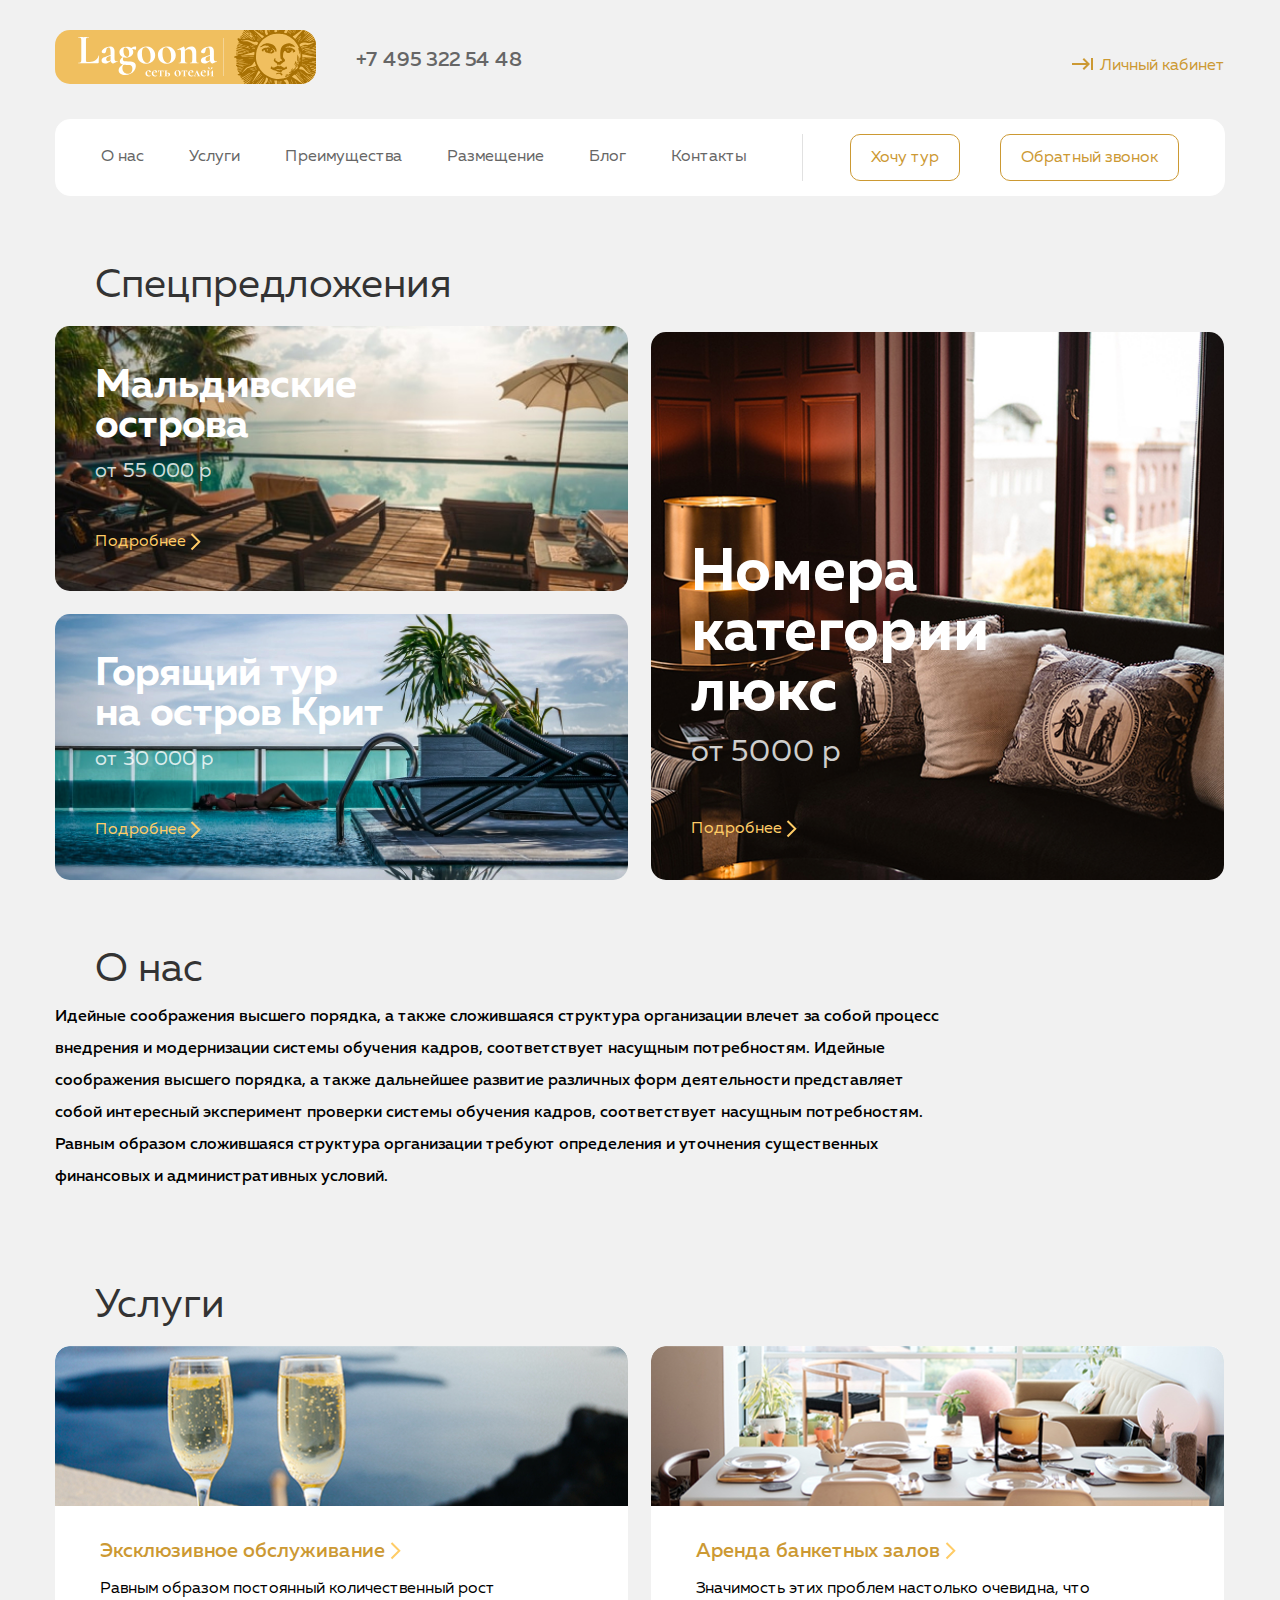
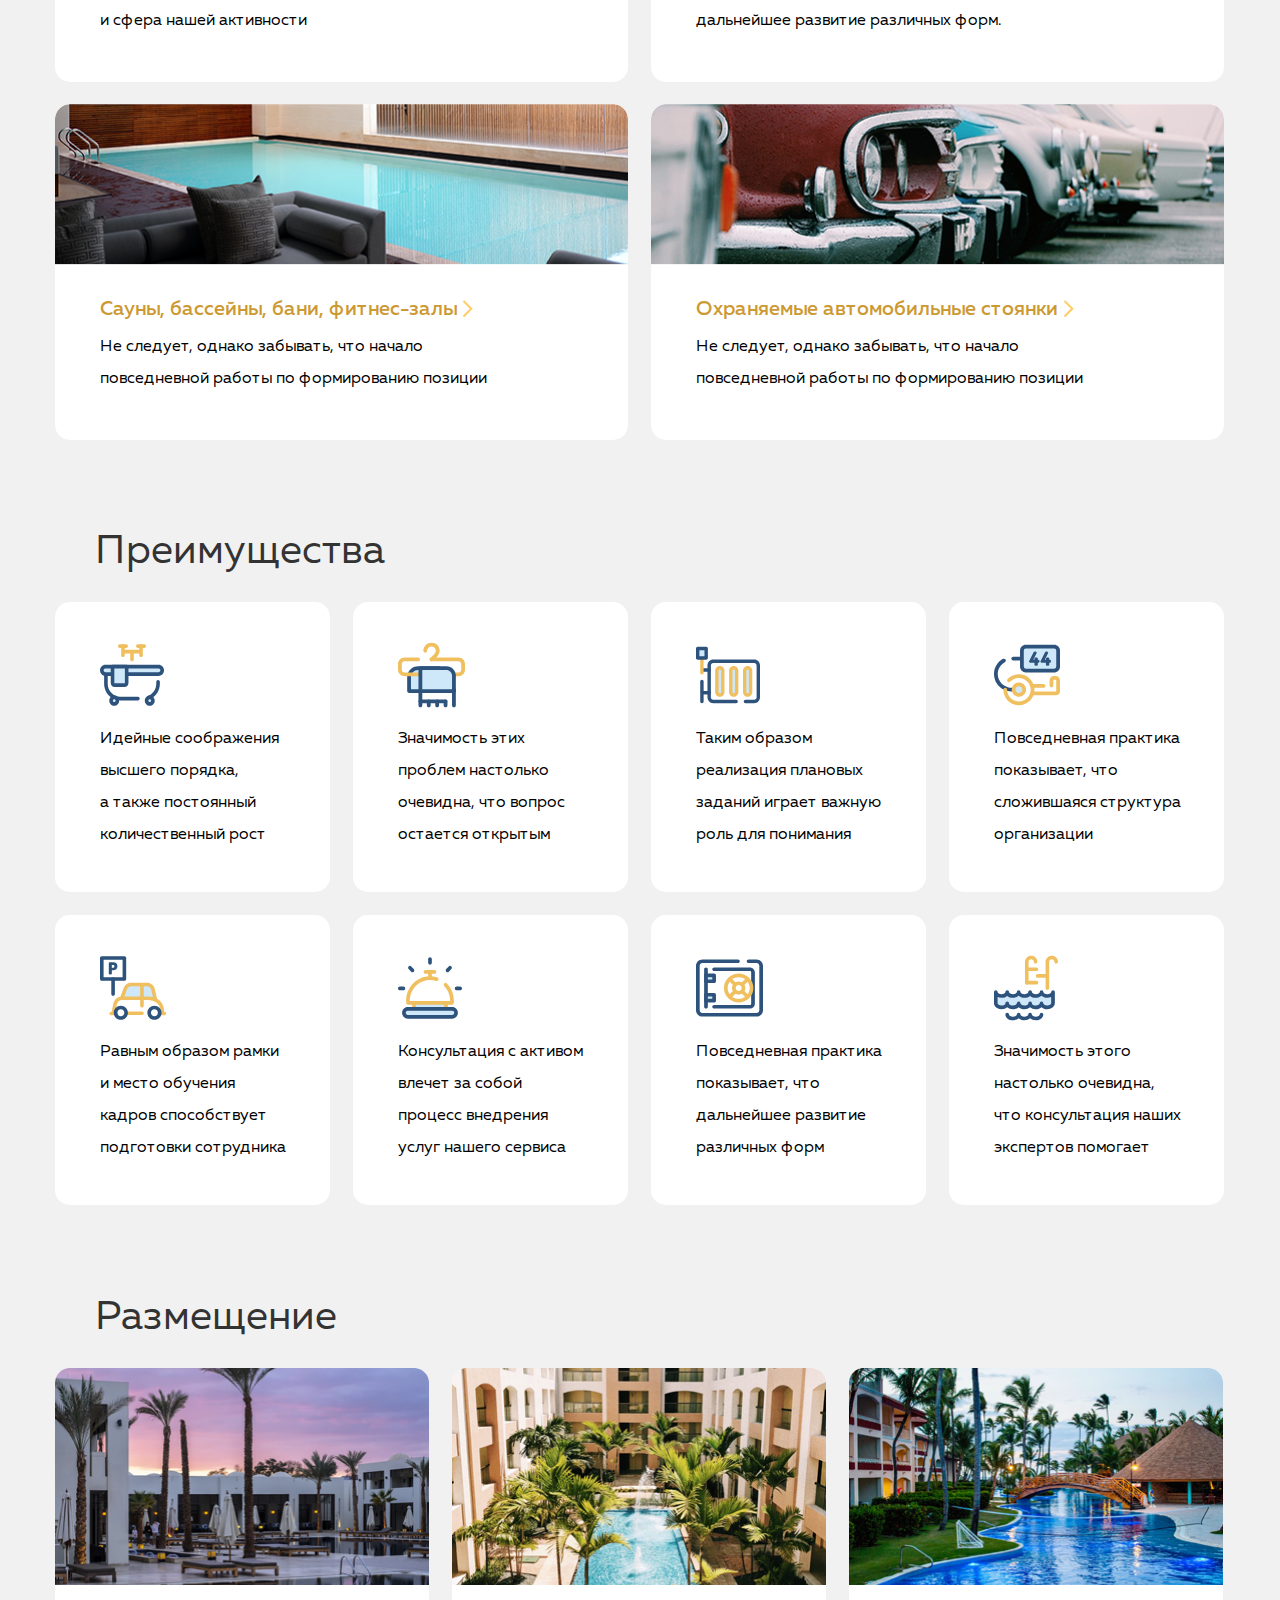
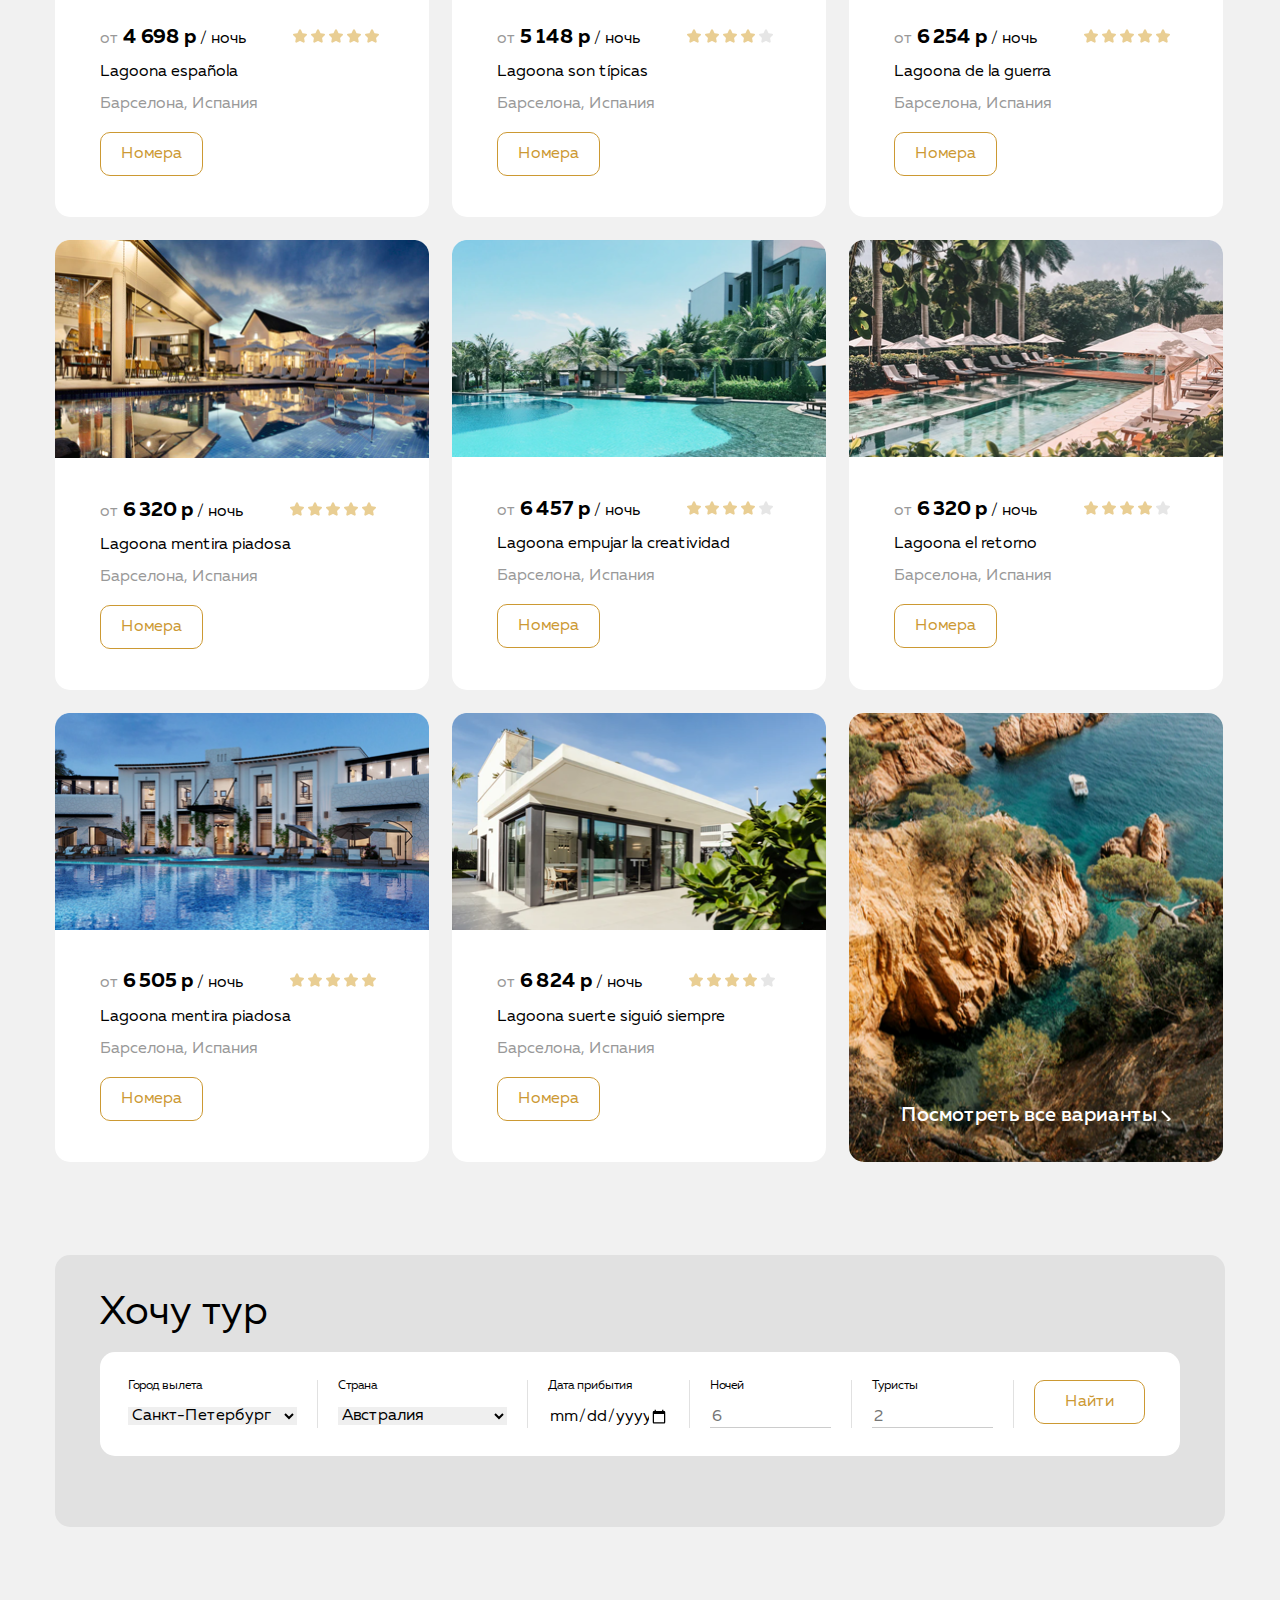
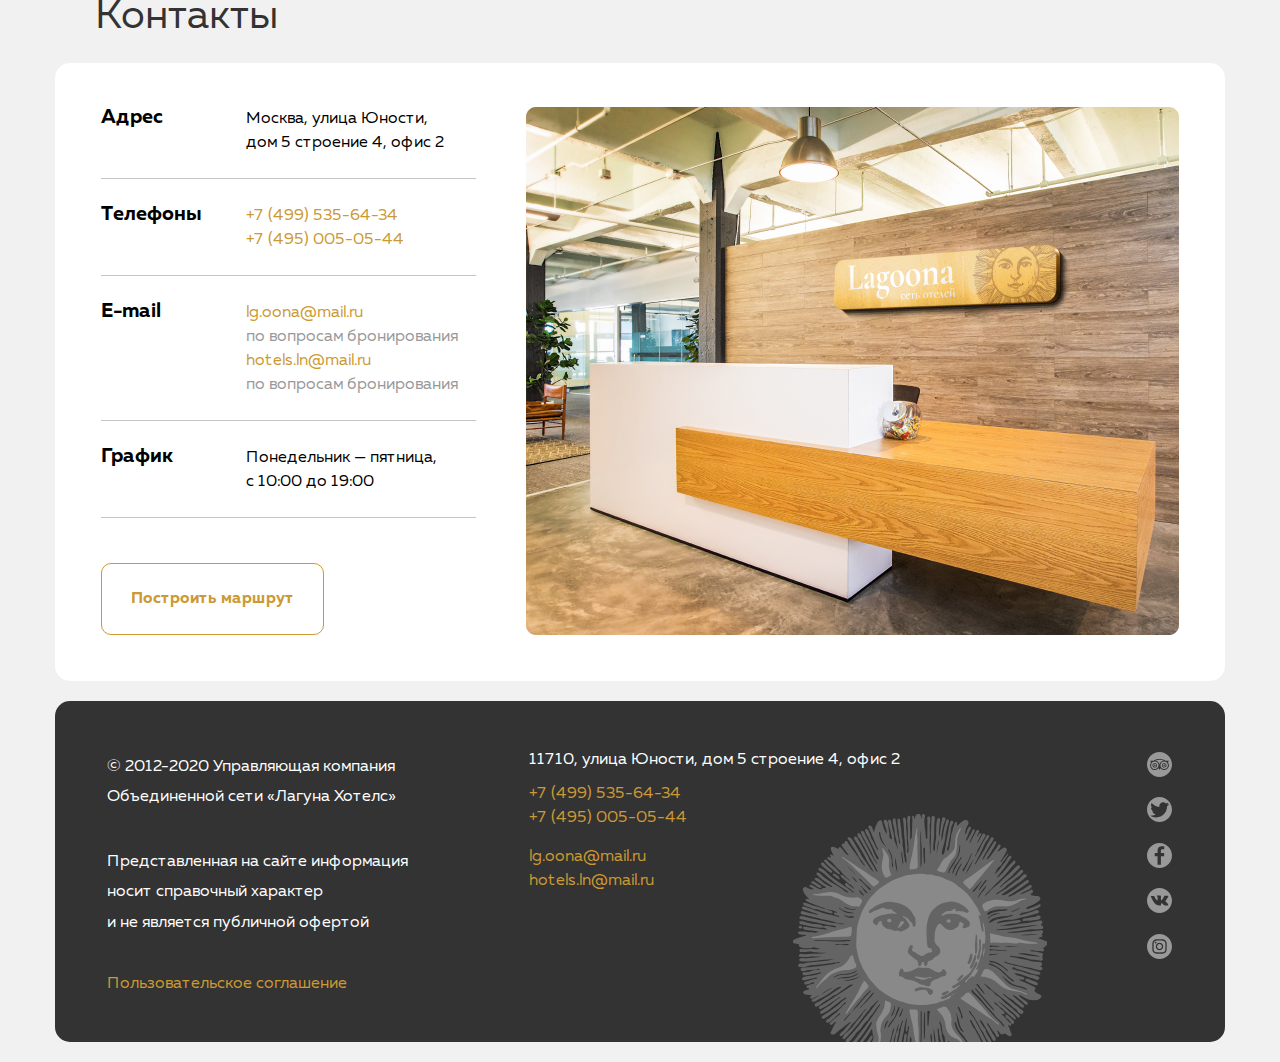
<file: 09_advanced-html/index.html>
<!DOCTYPE html>
<html lang="ru">

<head>
  <meta charset="UTF-8">
  <meta name="viewport" content="width=device-width, initial-scale=1.0">
  <title>Lagoona</title>
  <link rel="stylesheet" href="css/normalize.css">
  <link rel="stylesheet" href="css/style.css">
</head>

<body>
  <header class="header">
    <div class="container">
      <div class="container-header flex">
        <h1 class="vissually-hidden">
          Lagoona
        </h1>
        <a href="#" class="header-logo">
          <img src="img/logo.svg" alt="Logo">
        </a>
        <a href="tel:+74953225448" class="header-link-tel">+7 495 322 54 48</a>
        <a href="#" class="link-login"><svg class="link-icon" width="24" height="24" viewBox="0 0 24 24" fill="none"
            xmlns="http://www.w3.org/2000/svg">
            <path d="M11.59 7.41L15.17 11H1V13H15.17L11.58 16.59L13 18L19 12L13 6L11.59 7.41ZM20 6V18H22V6H20Z"
              fill="#CC9933" />
          </svg>Личный кабинет</a>
      </div>
      <nav class="container-nav flex">
        <ul class="nav-list list-reset flex">
          <li class="nav-list-item">
            <a href="#about-us" class="nav-link">О&nbsp;нас</a>
          </li>
          <li class="nav-list-item">
            <a href="#services" class="nav-link">Услуги</a>
          </li>
          <li class="nav-list-item">
            <a href="#advantages" class="nav-link">Преимущества</a>
          </li>
          <li class="nav-list-item">
            <a href="#placement" class="nav-link">Размещение</a>
          </li>
          <li class="nav-list-item">
            <a href="#blog" class="nav-link">Блог</a>
          </li>
          <li class="nav-list-item">
            <a href="#contacts" class="nav-link">Контакты</a>
          </li>
        </ul>
        <div class="container-btn flex">
          <button class="btn-item btn-reset">Хочу тур</button>
          <button class="btn-item btn-reset">Обратный звонок</button>
        </div>
      </nav>
    </div>
  </header>

  <main class="main">
    <section id="offers" class="offers section-offset">
      <div class="container">
        <h2 class="section-title offers-title">
          Спецпредложения
        </h2>
        <div class="container-offers flex">
          <div class="container-offers-left flex">
            <article class="card card-img-1">
              <h3 class="cards-preview-title">
                Мальдивские острова
              </h3>
              <p class="cards-preview-price">
                от&nbsp;55&nbsp;000&nbsp;р
              </p>
              <a href="#" class="cards-preview-link">
                Подробнее <svg class="link-icon-feature-offer" width="11" height="18" viewBox="0 0 11 18" fill="none"
                  xmlns="http://www.w3.org/2000/svg">
                  <path d="M1.49998 1.00002L9.27815 8.7782L1.49998 16.5564" stroke="#FFCC66" stroke-width="2" />
                </svg>
              </a>
            </article>
            <article class="card card-img-2">
              <h3 class="cards-preview-title">
                Горящий тур на&nbsp;остров Крит
              </h3>
              <p class="cards-preview-price">
                от&nbsp;30&nbsp;000&nbsp;р
              </p>
              <a href="#" class="cards-preview-link">
                Подробнее <svg class="link-icon-feature-offer" width="11" height="18" viewBox="0 0 11 18" fill="none"
                  xmlns="http://www.w3.org/2000/svg">
                  <path d="M1.49998 1.00002L9.27815 8.7782L1.49998 16.5564" stroke="#FFCC66" stroke-width="2" />
                </svg>
              </a>
            </article>
          </div>
          <div class="container-offers-right flex">
            <article class="card-spec card-img-3">
              <h3 class="cards-spec-preview-title">
                Номера категории люкс
              </h3>
              <p class="cards-spec-preview-price">
                от&nbsp;5000&nbsp;р
              </p>
              <a href="#" class="cards-preview-link">
                Подробнее <svg class="link-icon-feature-offer" width="11" height="18" viewBox="0 0 11 18" fill="none"
                  xmlns="http://www.w3.org/2000/svg">
                  <path d="M1.49998 1.00002L9.27815 8.7782L1.49998 16.5564" stroke="#FFCC66" stroke-width="2" />
                </svg>
              </a>
            </article>
          </div>
        </div>
      </div>
    </section>

    <section id="about-us" class="about-us section-offset">
      <div class="container">
        <h2 class="section-title about-us-title">
          О&nbsp;нас
        </h2>
        <p class="about-us-text">
          Идейные соображения высшего порядка, а&nbsp;также сложившаяся структура организации влечет
          за&nbsp;собой процесс внедрения и&nbsp;модернизации системы обучения кадров, соответствует насущным
          потребностям. Идейные соображения высшего порядка, а&nbsp;также дальнейшее развитие различных форм
          деятельности представляет собой интересный эксперимент проверки системы обучения кадров,
          соответствует насущным потребностям. Равным образом сложившаяся структура организации требуют
          определения и&nbsp;уточнения существенных финансовых и&nbsp;административных условий.
        </p>
      </div>
    </section>

    <section id="services" class="services section-offset">
      <div class="container">
        <h2 class="section-title services-title">
          Услуги
        </h2>
        <ul class="services-list list-reset flex">
          <li class="services-item services-image1">
            <article class="services-photo flex">
              <h3 class="services-item-title">
                <a href="#" class="offer-link">
                  Эксклюзивное обслуживание <svg class="link-icon-feature-services" width="11" height="18"
                    viewBox="0 0 11 18" fill="none" xmlns="http://www.w3.org/2000/svg">
                    <path d="M1.49998 1.00002L9.27815 8.7782L1.49998 16.5564" stroke="#FFCC66" stroke-width="2" />
                  </svg>
                </a>
              </h3>
              <p class="offer-text">
                Равным образом постоянный количественный рост и&nbsp;сфера нашей активности
              </p>
            </article>
          </li>
          <li class="services-item services-image2">
            <article class="services-photo flex">
              <h3 class="services-item-title">
                <a href="#" class="offer-link">
                  Аренда банкетных залов <svg class="link-icon-feature-services" width="11" height="18"
                    viewBox="0 0 11 18" fill="none" xmlns="http://www.w3.org/2000/svg">
                    <path d="M1.49998 1.00002L9.27815 8.7782L1.49998 16.5564" stroke="#FFCC66" stroke-width="2" />
                  </svg>
                </a>
              </h3>
              <p class="offer-text">
                Значимость этих проблем настолько очевидна, что дальнейшее развитие различных форм.
              </p>
            </article>
          </li>
          <li class="services-item services-image3">
            <article class="services-photo flex">
              <h3 class="services-item-title">
                <a href="#" class="offer-link">
                  Сауны, бассейны, бани, фитнес-залы <svg class="link-icon-feature-services" width="11" height="18"
                    viewBox="0 0 11 18" fill="none" xmlns="http://www.w3.org/2000/svg">
                    <path d="M1.49998 1.00002L9.27815 8.7782L1.49998 16.5564" stroke="#FFCC66" stroke-width="2" />
                  </svg>
                </a>
              </h3>
              <p class="offer-text">
                Не&nbsp;следует, однако забывать, что начало повседневной работы по&nbsp;формированию
                позиции
              </p>
            </article>
          </li>
          <li class="services-item services-image4">
            <article class="services-photo flex">
              <h3 class="services-item-title">
                <a href="#" class="offer-link">
                  Охраняемые автомобильные стоянки <svg class="link-icon-feature-services" width="11" height="18"
                    viewBox="0 0 11 18" fill="none" xmlns="http://www.w3.org/2000/svg">
                    <path d="M1.49998 1.00002L9.27815 8.7782L1.49998 16.5564" stroke="#FFCC66" stroke-width="2" />
                  </svg>
                </a>
              </h3>
              <p class="offer-text">
                Не&nbsp;следует, однако забывать, что начало повседневной работы по&nbsp;формированию
                позиции
              </p>
            </article>
          </li>
        </ul>
      </div>
    </section>

    <section id="advantages" class="advantages section-offset">
      <div class="container">
        <h2 class="section-title advantages-title">
          Преимущества
        </h2>
        <ul class="advantages-list list-reset flex">
          <li class="advantages-item">
            <svg class="advantages-item-icon" width="64" height="66" viewBox="0 0 64 66" fill="none"
              xmlns="http://www.w3.org/2000/svg">
              <g clip-path="url(#clip0_96182_390)">
                <path
                  d="M37.95 58.4074H20.2875C11.375 58.4074 4.125 50.9308 4.125 41.7398V25.9359C4.125 24.9047 4.9375 24.0797 5.925 24.0797C6.9125 24.0797 7.725 24.9176 7.725 25.9359V41.7527C7.725 48.8941 13.35 54.6949 20.275 54.6949H37.9375C38.9375 54.6949 39.7375 55.5328 39.7375 56.5512C39.75 57.5824 38.95 58.4074 37.95 58.4074Z"
                  fill="#2D527C" />
                <path
                  d="M48.4625 57.5824C47.7125 57.5824 47.025 57.1055 46.7625 56.332C46.4375 55.3652 46.925 54.3082 47.8625 53.9601C52.8875 52.1426 56.2625 47.2312 56.2625 41.7398V39.8707C56.2625 38.8394 57.075 38.0144 58.0625 38.0144C59.05 38.0144 59.8625 38.8523 59.8625 39.8707V41.7398C59.8625 48.8039 55.525 55.1332 49.05 57.4664C48.8625 57.5437 48.6625 57.5824 48.4625 57.5824Z"
                  fill="#2D527C" />
                <path
                  d="M58.5875 32.0719H5.4125C3.425 32.0719 1.8125 30.409 1.8125 28.3594C1.8125 26.3098 3.425 24.6469 5.4125 24.6469H58.6C60.5875 24.6469 62.2 26.3098 62.2 28.3594C62.2 30.409 60.5875 32.0719 58.5875 32.0719Z"
                  fill="#CEE8FA" />
                <path
                  d="M58.5875 33.9281H5.4125C2.425 33.9281 0 31.4274 0 28.3465C0 25.2656 2.425 22.7649 5.4125 22.7649H58.6C61.5875 22.7649 64.0125 25.2656 64.0125 28.3465C64.0125 31.4274 61.575 33.9281 58.5875 33.9281ZM5.4125 26.4903C4.4125 26.4903 3.6125 27.3281 3.6125 28.3465C3.6125 29.3649 4.425 30.2027 5.4125 30.2027H58.6C59.6 30.2027 60.4 29.3649 60.4 28.3465C60.4 27.3281 59.5875 26.4903 58.6 26.4903H5.4125Z"
                  fill="#2D527C" />
                <path
                  d="M14.2375 61.9008C15.9772 61.9008 17.3875 60.4464 17.3875 58.6523C17.3875 56.8582 15.9772 55.4039 14.2375 55.4039C12.4978 55.4039 11.0875 56.8582 11.0875 58.6523C11.0875 60.4464 12.4978 61.9008 14.2375 61.9008Z"
                  fill="#CEE8FA" />
                <path
                  d="M14.2375 63.7699C11.5 63.7699 9.27502 61.4754 9.27502 58.6523C9.27502 55.8293 11.5 53.5347 14.2375 53.5347C16.975 53.5347 19.2 55.8293 19.2 58.6523C19.2 61.4754 16.975 63.7699 14.2375 63.7699ZM14.2375 57.2601C13.4875 57.2601 12.8875 57.8918 12.8875 58.6523C12.8875 59.4129 13.5 60.0445 14.2375 60.0445C14.975 60.0445 15.5875 59.4129 15.5875 58.6523C15.5875 57.8918 14.9875 57.2601 14.2375 57.2601Z"
                  fill="#2D527C" />
                <path
                  d="M49.7626 61.9008C51.5023 61.9008 52.9126 60.4464 52.9126 58.6523C52.9126 56.8582 51.5023 55.4039 49.7626 55.4039C48.0229 55.4039 46.6125 56.8582 46.6125 58.6523C46.6125 60.4464 48.0229 61.9008 49.7626 61.9008Z"
                  fill="#CEE8FA" />
                <path
                  d="M49.7626 63.7699C47.0251 63.7699 44.8 61.4754 44.8 58.6523C44.8 55.8293 47.0251 53.5347 49.7626 53.5347C52.5001 53.5347 54.7251 55.8293 54.7251 58.6523C54.7251 61.4754 52.4876 63.7699 49.7626 63.7699ZM49.7626 57.2601C49.0126 57.2601 48.4126 57.8918 48.4126 58.6523C48.4126 59.4129 49.0251 60.0445 49.7626 60.0445C50.5001 60.0445 51.1126 59.4129 51.1126 58.6523C51.1126 57.8918 50.5001 57.2601 49.7626 57.2601Z"
                  fill="#2D527C" />
                <path
                  d="M40.425 11.434H23.575C22.575 11.434 21.775 10.5961 21.775 9.57773C21.775 8.55937 22.5875 7.72148 23.575 7.72148H40.4375C41.4375 7.72148 42.2375 8.55937 42.2375 9.57773C42.2375 10.5961 41.425 11.434 40.425 11.434Z"
                  fill="#F0BF5F" />
                <path
                  d="M41.0125 15.0562C40.0125 15.0562 39.2125 14.2183 39.2125 13.2V4.08631C39.2125 3.05506 40.025 2.23006 41.0125 2.23006C42 2.23006 42.8125 3.06795 42.8125 4.08631V13.2C42.8125 14.2312 42.0125 15.0562 41.0125 15.0562Z"
                  fill="#F0BF5F" />
                <path
                  d="M44.2625 5.95562H37.775C36.775 5.95562 35.975 5.11773 35.975 4.09937C35.975 3.08101 36.7875 2.24312 37.775 2.24312H44.2625C45.2625 2.24312 46.0625 3.08101 46.0625 4.09937C46.0625 5.11773 45.25 5.95562 44.2625 5.95562Z"
                  fill="#F0BF5F" />
                <path
                  d="M22.9875 15.0562C21.9875 15.0562 21.1875 14.2183 21.1875 13.2V4.08631C21.1875 3.05506 22 2.23006 22.9875 2.23006C23.975 2.23006 24.7875 3.06795 24.7875 4.08631V13.2C24.7875 14.2312 23.9875 15.0562 22.9875 15.0562Z"
                  fill="#F0BF5F" />
                <path
                  d="M26.225 5.95748H19.7375C18.7375 5.95748 17.9375 5.11959 17.9375 4.10123C17.9375 3.08287 18.75 2.24498 19.7375 2.24498H26.225C27.225 2.24498 28.025 3.08287 28.025 4.10123C28.025 5.11959 27.225 5.95748 26.225 5.95748Z"
                  fill="#F0BF5F" />
                <path
                  d="M32 19.3359C31 19.3359 30.2 18.498 30.2 17.4797V9.75818C30.2 8.72693 31.0125 7.90193 32 7.90193C32.9875 7.90193 33.7999 8.73982 33.7999 9.75818V17.4797C33.7999 18.498 33 19.3359 32 19.3359Z"
                  fill="#F0BF5F" />
                <path
                  d="M24.4625 43.1578H14.75C13.525 43.1578 12.525 42.1266 12.525 40.8633V24.6211H26.675V40.8633C26.675 42.1395 25.6875 43.1578 24.4625 43.1578Z"
                  fill="#CEE8FA" />
                <path
                  d="M24.4625 45.027H14.75C12.5375 45.027 10.725 43.1707 10.725 40.8762V24.634C10.725 23.6028 11.5375 22.7778 12.525 22.7778H26.675C27.675 22.7778 28.475 23.6156 28.475 24.634V40.8762C28.4875 43.1578 26.675 45.027 24.4625 45.027ZM14.3375 26.4903V40.8762C14.3375 41.1082 14.525 41.3016 14.75 41.3016H24.4625C24.6875 41.3016 24.875 41.1082 24.875 40.8762V26.4903H14.3375Z"
                  fill="#2D527C" />
              </g>
              <defs>
                <clipPath id="clip0_96182_390">
                  <rect width="64" height="66" fill="white" />
                </clipPath>
              </defs>
            </svg>
            <p class="advantages-item-descr">
              Идейные соображения высшего порядка, а&nbsp;также постоянный количественный рост
            </p>
          </li>
          <li class="advantages-item">
            <svg class="advantages-item-icon" width="67" height="66" viewBox="0 0 67 66" fill="none"
              xmlns="http://www.w3.org/2000/svg">
              <path
                d="M40.8281 49.0746H11.0707V35.0625C11.0707 30.0996 15.1535 26.0777 20.1916 26.0777H40.8281V49.0746Z"
                fill="#CEE8FA" />
              <path
                d="M40.8281 50.9437H11.0707C10.0238 50.9437 9.17322 50.1058 9.17322 49.0746V35.0625C9.17322 29.0812 14.1197 24.2086 20.1916 24.2086H40.8281C41.875 24.2086 42.7256 25.0465 42.7256 26.0777V49.0746C42.7256 50.1058 41.875 50.9437 40.8281 50.9437ZM12.9681 47.2054H38.9176V27.9597H20.1785C16.2004 27.9597 12.9681 31.1437 12.9681 35.0625V47.2054Z"
                fill="#2D527C" />
              <path
                d="M60.4439 34.2633H6.55605C2.94434 34.2633 0 31.3629 0 27.7922V21.9785C0 18.4207 2.94434 15.5203 6.55605 15.5203H20.1262C21.173 15.5203 22.0236 16.3582 22.0236 17.3894C22.0236 18.4207 21.173 19.2586 20.1262 19.2586H6.55605C5.03809 19.2586 3.79492 20.4832 3.79492 21.9785V27.7922C3.79492 29.2875 5.03809 30.5121 6.55605 30.5121H60.4309C61.9488 30.5121 63.192 29.2875 63.192 27.7922V21.9785C63.192 20.4832 61.9488 19.2586 60.4309 19.2586H33.5C32.4531 19.2586 31.6025 18.4207 31.6025 17.3894C31.6025 16.3582 32.4531 15.5203 33.5 15.5203H60.4439C64.0557 15.5203 67 18.4207 67 21.9785V27.7922C67 31.3629 64.0557 34.2633 60.4439 34.2633Z"
                fill="#F0BF5F" />
              <path
                d="M33.5 19.1555C32.9111 19.1555 32.3484 18.8977 31.9689 18.3949C31.3408 17.557 31.524 16.384 32.3615 15.7781C34.1543 14.4633 37.8707 11.0086 37.8707 8.70117C37.8707 6.20039 36.0256 4.3957 33.5 4.3957C31.0922 4.3957 29.1293 6.3293 29.1293 8.70117C29.1293 9.73242 28.2787 10.5703 27.2318 10.5703C26.1849 10.5703 25.3344 9.73242 25.3344 8.70117V8.53359C25.3344 8.48203 25.3343 8.43047 25.3474 8.37891C25.5045 4.07344 29.1031 0.644531 33.5 0.644531C38.1586 0.644531 41.6787 4.11211 41.6787 8.70117C41.6787 13.5223 35.3582 18.266 34.6254 18.7945C34.2851 19.0395 33.8926 19.1555 33.5 19.1555Z"
                fill="#F0BF5F" />
              <path
                d="M47.5412 61.2562H22.377C21.3301 61.2562 20.4795 60.4183 20.4795 59.3871V49.0875C20.4795 48.0562 21.3301 47.2183 22.377 47.2183H55.9424C56.9893 47.2183 57.8398 48.0562 57.8398 49.0875C57.8398 50.1187 56.9893 50.9566 55.9424 50.9566H24.2744V57.5179H47.5412C48.5881 57.5179 49.4387 58.3558 49.4387 59.3871C49.4387 60.4183 48.5881 61.2562 47.5412 61.2562Z"
                fill="#2D527C" />
              <path d="M55.9293 49.0746V33.5672C55.9293 29.4293 52.5269 26.0777 48.3264 26.0777H22.377V49.0746H55.9293Z"
                fill="#CEE8FA" />
              <path
                d="M55.9293 50.9437H22.377C21.3301 50.9437 20.4795 50.1059 20.4795 49.0746V26.0906C20.4795 25.0594 21.3301 24.2215 22.377 24.2215H48.3395C53.5738 24.2215 57.8398 28.4238 57.8398 33.5801V49.0875C57.8398 50.1059 56.9762 50.9437 55.9293 50.9437ZM24.2744 47.2055H54.0318V33.5672C54.0318 30.4734 51.4801 27.9597 48.3395 27.9597H24.2744V47.2055Z"
                fill="#2D527C" />
              <path
                d="M22.377 65.3554C21.3301 65.3554 20.4795 64.5175 20.4795 63.4863V59.3871C20.4795 58.3558 21.3301 57.5179 22.377 57.5179C23.4238 57.5179 24.2744 58.3558 24.2744 59.3871V63.4863C24.2744 64.5175 23.4238 65.3554 22.377 65.3554Z"
                fill="#2D527C" />
              <path
                d="M55.9293 65.3554C54.8824 65.3554 54.0319 64.5176 54.0319 63.4863V47.8758C54.0319 46.8445 54.8824 46.0066 55.9293 46.0066C56.9762 46.0066 57.8268 46.8445 57.8268 47.8758V63.4863C57.8399 64.5176 56.9762 65.3554 55.9293 65.3554Z"
                fill="#2D527C" />
              <path
                d="M47.5412 65.3554C46.4943 65.3554 45.6437 64.5175 45.6437 63.4863V59.3871C45.6437 58.3558 46.4943 57.5179 47.5412 57.5179C48.5881 57.5179 49.4387 58.3558 49.4387 59.3871V63.4863C49.4387 64.5175 48.5881 65.3554 47.5412 65.3554Z"
                fill="#2D527C" />
              <path
                d="M39.1531 65.3554C38.1063 65.3554 37.2557 64.5175 37.2557 63.4863V59.3871C37.2557 58.3558 38.1063 57.5179 39.1531 57.5179C40.2 57.5179 41.0506 58.3558 41.0506 59.3871V63.4863C41.0506 64.5175 40.2 65.3554 39.1531 65.3554Z"
                fill="#2D527C" />
              <path
                d="M30.765 65.3554C29.7181 65.3554 28.8676 64.5175 28.8676 63.4863V59.3871C28.8676 58.3558 29.7181 57.5179 30.765 57.5179C31.8119 57.5179 32.6625 58.3558 32.6625 59.3871V63.4863C32.6625 64.5175 31.8119 65.3554 30.765 65.3554Z"
                fill="#2D527C" />
            </svg>
            <p class="advantages-item-descr">
              Значимость этих проблем настолько очевидна, что вопрос остается открытым
            </p>
          </li>
          <li class="advantages-item">
            <svg class="advantages-item-icon" width="64" height="66" viewBox="0 0 64 66" fill="none"
              xmlns="http://www.w3.org/2000/svg">
              <path
                d="M58.2375 61.2692H49.4375C48.5 61.2692 47.7375 60.4828 47.7375 59.516C47.7375 58.5492 48.5 57.7629 49.4375 57.7629H58.2375C59.55 57.7629 60.6125 56.6672 60.6125 55.3137V23.4867C60.6125 22.1332 59.55 21.0375 58.2375 21.0375H17.2375C15.925 21.0375 14.8625 22.1332 14.8625 23.4867V55.3395C14.8625 56.693 15.925 57.7887 17.2375 57.7887H40.1125C41.05 57.7887 41.8125 58.575 41.8125 59.5418C41.8125 60.5086 41.05 61.2949 40.1125 61.2949H17.2375C14.0625 61.2949 11.475 58.6266 11.475 55.3524V23.4867C11.475 20.2125 14.0625 17.5442 17.2375 17.5442H58.2375C61.4125 17.5442 64 20.2125 64 23.4867V55.3395C64 58.6008 61.4125 61.2692 58.2375 61.2692Z"
                fill="#2D527C" />
              <path
                d="M23.8375 53.1094C22.2125 53.1094 20.875 51.7301 20.875 50.0543V28.759C20.875 27.0832 22.2125 25.7039 23.8375 25.7039C25.4625 25.7039 26.8 27.0832 26.8 28.759V50.0543C26.7875 51.7301 25.4625 53.1094 23.8375 53.1094Z"
                fill="#CEE8FA" />
              <path
                d="M23.8375 54.8496C21.275 54.8496 19.1875 52.6969 19.1875 50.0543V28.759C19.1875 26.1164 21.275 23.9637 23.8375 23.9637C26.4 23.9637 28.4875 26.1164 28.4875 28.759V50.0543C28.4875 52.6969 26.4 54.8496 23.8375 54.8496ZM23.8375 27.457C23.1375 27.457 22.575 28.0371 22.575 28.759V50.0543C22.575 50.7762 23.1375 51.3562 23.8375 51.3562C24.5375 51.3562 25.1 50.7762 25.1 50.0543V28.759C25.1 28.0371 24.525 27.457 23.8375 27.457Z"
                fill="#F0BF5F" />
              <path
                d="M37.7375 53.1094C36.1125 53.1094 34.775 51.7301 34.775 50.0543V28.759C34.775 27.0832 36.1125 25.7039 37.7375 25.7039C39.3625 25.7039 40.7 27.0832 40.7 28.759V50.0543C40.7 51.7301 39.375 53.1094 37.7375 53.1094Z"
                fill="#CEE8FA" />
              <path
                d="M37.7375 54.8496C35.175 54.8496 33.0875 52.6969 33.0875 50.0543V28.759C33.0875 26.1164 35.175 23.9637 37.7375 23.9637C40.3 23.9637 42.3875 26.1164 42.3875 28.759V50.0543C42.4 52.6969 40.3125 54.8496 37.7375 54.8496ZM37.7375 27.457C37.0375 27.457 36.475 28.0371 36.475 28.759V50.0543C36.475 50.7762 37.0375 51.3562 37.7375 51.3562C38.4375 51.3562 39 50.7762 39 50.0543V28.759C39 28.0371 38.4375 27.457 37.7375 27.457Z"
                fill="#F0BF5F" />
              <path
                d="M51.65 53.1094C50.025 53.1094 48.6875 51.7301 48.6875 50.0543V28.759C48.6875 27.0832 50.025 25.7039 51.65 25.7039C53.275 25.7039 54.6125 27.0832 54.6125 28.759V50.0543C54.6125 51.7301 53.275 53.1094 51.65 53.1094Z"
                fill="#CEE8FA" />
              <path
                d="M51.65 54.8496C49.0875 54.8496 47 52.6969 47 50.0543V28.759C47 26.1164 49.0875 23.9637 51.65 23.9637C54.2125 23.9637 56.3 26.1164 56.3 28.759V50.0543C56.3 52.6969 54.2125 54.8496 51.65 54.8496ZM51.65 27.457C50.95 27.457 50.3875 28.0371 50.3875 28.759V50.0543C50.3875 50.7762 50.95 51.3562 51.65 51.3562C52.35 51.3562 52.9125 50.7762 52.9125 50.0543V28.759C52.9125 28.0371 52.35 27.457 51.65 27.457Z"
                fill="#F0BF5F" />
              <path
                d="M13.175 29.7129H7.28746C6.34996 29.7129 5.58746 28.9266 5.58746 27.9598C5.58746 26.993 6.34996 26.2066 7.28746 26.2066H13.175C14.1125 26.2066 14.875 26.993 14.875 27.9598C14.875 28.9266 14.1125 29.7129 13.175 29.7129Z"
                fill="#2D527C" />
              <path
                d="M13.175 52.5938H7.28746C6.34996 52.5938 5.58746 51.8074 5.58746 50.8406C5.58746 49.8738 6.34996 49.0875 7.28746 49.0875H13.175C14.1125 49.0875 14.875 49.8738 14.875 50.8406C14.875 51.8074 14.1125 52.5938 13.175 52.5938Z"
                fill="#2D527C" />
              <path
                d="M5.92498 32.4199C4.98748 32.4199 4.22498 31.6336 4.22498 30.6668V11.9754C4.22498 11.0086 4.98748 10.2223 5.92498 10.2223C6.86248 10.2223 7.62498 11.0215 7.62498 11.9754V30.6668C7.62498 31.6336 6.86248 32.4199 5.92498 32.4199Z"
                fill="#F0BF5F" />
              <path
                d="M5.92498 61.2691C4.98748 61.2691 4.22498 60.4828 4.22498 59.516V39.4066C4.22498 38.4398 4.98748 37.6535 5.92498 37.6535C6.86248 37.6535 7.62498 38.4398 7.62498 39.4066V59.516C7.62498 60.4828 6.86248 61.2691 5.92498 61.2691Z"
                fill="#2D527C" />
              <path d="M10.175 6.48396H1.70001V15.9199H10.175V6.48396Z" fill="#CEE8FA" />
              <path
                d="M10.1625 17.6602H1.7C0.7625 17.6602 0 16.8738 0 15.9071V6.48401C0 5.51721 0.7625 4.73088 1.7 4.73088H10.175C11.1125 4.73088 11.875 5.51721 11.875 6.48401V15.9199C11.8625 16.8738 11.1 17.6602 10.1625 17.6602ZM3.3875 14.1668H8.475V8.22424H3.3875V14.1668Z"
                fill="#2D527C" />
            </svg>
            <p class="advantages-item-descr">
              Таким образом реализация плановых заданий играет важную роль для понимания
            </p>
          </li>
          <li class="advantages-item">
            <svg class="advantages-item-icon" width="66" height="66" viewBox="0 0 66 66" fill="none"
              xmlns="http://www.w3.org/2000/svg">
              <g clip-path="url(#clip0_96182_337)">
                <path
                  d="M38.4527 18.4851H19.207C18.1758 18.4851 17.3379 17.6472 17.3379 16.616C17.3379 15.5847 18.1758 14.7469 19.207 14.7469H38.4527C39.484 14.7469 40.3219 15.5847 40.3219 16.616C40.3219 17.6472 39.484 18.4851 38.4527 18.4851Z"
                  fill="#2D527C" />
                <path
                  d="M23.3191 49.4871H17.3766C7.79883 49.4871 0 41.6883 0 32.1105C0 25.7683 3.45469 19.9289 9.02344 16.8738C9.92578 16.3711 11.073 16.7062 11.5758 17.6215C12.0785 18.5238 11.7434 19.6711 10.8281 20.1738C6.4582 22.5715 3.75117 27.1476 3.75117 32.1234C3.75117 39.6386 9.86133 45.7488 17.3766 45.7488H23.3191C24.3504 45.7488 25.1883 46.5867 25.1883 47.6179C25.2012 48.6363 24.3504 49.4871 23.3191 49.4871Z"
                  fill="#2D527C" />
                <path
                  d="M24.9176 63.2027C16.3711 63.2027 9.41016 56.2418 9.41016 47.6824C9.41016 46.6512 10.248 45.8133 11.2793 45.8133C12.3105 45.8133 13.1484 46.6512 13.1484 47.6824C13.1484 54.1664 18.4207 59.4515 24.9176 59.4515C31.4145 59.4515 36.6867 54.1793 36.6867 47.6824C36.6867 41.1984 31.4145 35.9133 24.9176 35.9133C21.6563 35.9133 18.627 37.2152 16.384 39.5742C15.675 40.3219 14.4891 40.3605 13.7285 39.6387C12.9809 38.9297 12.9422 37.7437 13.6641 36.9832C16.6289 33.8637 20.625 32.1492 24.9176 32.1492C33.477 32.1492 40.4379 39.1101 40.4379 47.6695C40.4379 56.2289 33.477 63.2027 24.9176 63.2027Z"
                  fill="#F0BF5F" />
                <path
                  d="M49.5645 45.7875H38.1176C37.0864 45.7875 36.2485 44.9496 36.2485 43.9183C36.2485 42.8871 37.0864 42.0492 38.1176 42.0492H49.5645C50.5957 42.0492 51.4336 42.8871 51.4336 43.9183C51.4336 44.9496 50.5957 45.7875 49.5645 45.7875Z"
                  fill="#F0BF5F" />
                <path
                  d="M61.8105 53.3285H38.5559C37.5246 53.3285 36.6867 52.4906 36.6867 51.4593C36.6867 50.4281 37.5246 49.5902 38.5559 49.5902H61.8105C62.0555 49.5902 62.2488 49.3968 62.2488 49.1519V38.5043C62.2488 38.1433 61.9523 37.8597 61.6043 37.8597H59.9801C59.6191 37.8597 59.3355 38.1562 59.3355 38.5043V43.5058C59.3355 44.5371 58.4977 45.375 57.4664 45.375C56.4352 45.375 55.5973 44.5371 55.5973 43.5058V38.5043C55.5973 36.0808 57.5695 34.1086 59.993 34.1086H61.6172C64.0406 34.1086 66.0129 36.0808 66.0129 38.5043V49.1519C66 51.4464 64.118 53.3285 61.8105 53.3285Z"
                  fill="#F0BF5F" />
                <path
                  d="M24.9176 52.9418C27.865 52.9418 30.2543 50.5524 30.2543 47.6051C30.2543 44.6577 27.865 42.2683 24.9176 42.2683C21.9702 42.2683 19.5808 44.6577 19.5808 47.6051C19.5808 50.5524 21.9702 52.9418 24.9176 52.9418Z"
                  fill="#CEE8FA" />
                <path
                  d="M24.9176 54.8109C20.9472 54.8109 17.7117 51.5754 17.7117 47.6051C17.7117 43.6347 20.9472 40.3992 24.9176 40.3992C28.8879 40.3992 32.1234 43.6347 32.1234 47.6051C32.1234 51.5754 28.9008 54.8109 24.9176 54.8109ZM24.9176 44.1504C23.0097 44.1504 21.4629 45.6972 21.4629 47.6051C21.4629 49.5129 23.0097 51.0598 24.9176 51.0598C26.8254 51.0598 28.3723 49.5129 28.3723 47.6051C28.3723 45.6972 26.8254 44.1504 24.9176 44.1504Z"
                  fill="#F0BF5F" />
                <path
                  d="M27.8953 24.5695V8.64959C27.8953 6.45818 29.6742 4.67928 31.8656 4.67928H60.1476C62.3391 4.67928 64.118 6.45818 64.118 8.64959V24.5695C64.118 26.7609 62.3391 28.5398 60.1476 28.5398H31.8785C29.6742 28.5398 27.8953 26.7609 27.8953 24.5695Z"
                  fill="#CEE8FA" />
                <path
                  d="M60.1476 30.4219H31.8785C28.6558 30.4219 26.0262 27.7922 26.0262 24.5696V8.64963C26.0262 5.42697 28.6558 2.79729 31.8785 2.79729H60.1605C63.3832 2.79729 66.0129 5.42697 66.0129 8.64963V24.5696C66 27.7922 63.3703 30.4219 60.1476 30.4219ZM31.8785 6.54846C30.7183 6.54846 29.7773 7.48947 29.7773 8.64963V24.5696C29.7773 25.7297 30.7183 26.6707 31.8785 26.6707H60.1605C61.3207 26.6707 62.2617 25.7297 62.2617 24.5696V8.64963C62.2617 7.48947 61.3207 6.54846 60.1605 6.54846H31.8785Z"
                  fill="#2D527C" />
                <path
                  d="M44.4468 17.7118H43.8152V16.5645C43.8152 15.9071 43.1578 15.4817 42.1394 15.4817C41.1211 15.4817 40.4636 15.9071 40.4636 16.5645V17.7118H39.3164L42.5519 11.2149C42.6035 11.086 42.6679 10.9313 42.6679 10.7766C42.6679 9.9645 41.5851 9.46176 40.9922 9.46176C40.3734 9.46176 39.8707 9.77114 39.5871 10.3254L35.2043 18.9493C35.0496 19.2329 35.0238 19.4778 35.0238 19.6067C35.0238 20.3286 35.5008 20.8184 36.1968 20.8184H40.4636V22.6489C40.4636 23.4094 41.3273 23.7446 42.1394 23.7446C42.9386 23.7446 43.8152 23.3965 43.8152 22.6489V20.8184H44.4468C45.014 20.8184 45.5425 20.0579 45.5425 19.2586C45.5425 18.511 45.1945 17.7118 44.4468 17.7118Z"
                  fill="#2D527C" />
                <path
                  d="M55.8937 17.7118H55.2621V16.5645C55.2621 15.9071 54.6046 15.4817 53.5863 15.4817C52.5679 15.4817 51.9105 15.9071 51.9105 16.5645V17.7118H50.7632L54.0117 11.2149C54.0632 11.086 54.1277 10.9313 54.1277 10.7766C54.1277 9.9645 53.0449 9.46176 52.4519 9.46176C51.8332 9.46176 51.3304 9.77114 51.0468 10.3254L46.664 18.9493C46.5093 19.2329 46.4836 19.4778 46.4836 19.6067C46.4836 20.3286 46.9605 20.8184 47.6566 20.8184H51.9234V22.6489C51.9234 23.4094 52.7871 23.7446 53.5992 23.7446C54.4113 23.7446 55.275 23.3965 55.275 22.6489V20.8184H55.9066C56.4738 20.8184 57.0023 20.0579 57.0023 19.2586C57.0023 18.511 56.6543 17.7118 55.8937 17.7118Z"
                  fill="#2D527C" />
              </g>
              <defs>
                <clipPath id="clip0_96182_337">
                  <rect width="66" height="66" fill="white" />
                </clipPath>
              </defs>
            </svg>
            <p class="advantages-item-descr">
              Повседневная практика показывает, что сложившаяся структура организации
            </p>
          </li>
          <li class="advantages-item">
            <svg class="advantages-item-icon" width="66" height="66" viewBox="0 0 66 66" fill="none"
              xmlns="http://www.w3.org/2000/svg">
              <g clip-path="url(#clip0_96182_462)">
                <path
                  d="M15.6364 60.3152H11.1891C10.1966 60.3152 9.39734 59.516 9.39734 58.5234C9.39734 57.5308 10.1966 56.7316 11.1891 56.7316H15.6364C16.629 56.7316 17.4282 57.5308 17.4282 58.5234C17.4282 59.516 16.629 60.3152 15.6364 60.3152Z"
                  fill="#F0BF5F" />
                <path
                  d="M64.2083 60.3152H59.4903C58.4977 60.3152 57.6985 59.516 57.6985 58.5234C57.6985 57.5308 58.4977 56.7316 59.4903 56.7316H64.2083C65.2008 56.7316 66 57.5308 66 58.5234C66 59.516 65.2008 60.3152 64.2083 60.3152Z"
                  fill="#F0BF5F" />
                <path
                  d="M62.2361 60.0961H59.4904C58.4978 60.0961 57.6986 59.2969 57.6986 58.3043C57.6986 57.3117 58.4978 56.5125 59.4904 56.5125H60.4443V55.7262C60.4443 52.0652 58.8845 49.1133 55.9326 47.1797C53.7798 45.7746 51.047 45.027 48.0306 45.027H21.9013C19.5165 45.027 17.4283 46.7156 16.9384 49.0617L15.3658 56.5125H15.9072C16.8997 56.5125 17.699 57.3117 17.699 58.3043C17.699 59.2969 16.8997 60.0961 15.9072 60.0961H13.1615C12.62 60.0961 12.1044 59.8512 11.7693 59.4387C11.4341 59.0133 11.2923 58.4719 11.4083 57.9434L13.4322 48.327C14.27 44.3437 17.8408 41.4434 21.9142 41.4434H48.0435C51.756 41.4434 55.172 42.3844 57.9048 44.1762C61.8622 46.7672 64.0408 50.8664 64.0408 55.7262V58.3043C64.0279 59.2969 63.2286 60.0961 62.2361 60.0961Z"
                  fill="#F0BF5F" />
                <path
                  d="M41.959 60.0961H28.282C27.2895 60.0961 26.4902 59.2969 26.4902 58.3043C26.4902 57.3117 27.2895 56.5125 28.282 56.5125H41.9719C42.9645 56.5125 43.7637 57.3117 43.7637 58.3043C43.7637 59.2969 42.9516 60.0961 41.959 60.0961Z"
                  fill="#F0BF5F" />
                <path
                  d="M48.0305 43.2352C50.7375 43.2352 53.277 43.7895 55.4297 44.8465L52.916 33.9539C52.2199 31.2985 49.8094 29.4422 47.0637 29.4422H31.0922C28.643 29.4422 26.4387 30.9117 25.5106 33.1805L21.7594 43.2352H48.0305Z"
                  fill="#CEE8FA" />
                <path
                  d="M55.4296 46.6383C55.1589 46.6383 54.8882 46.5738 54.6433 46.4578C52.7355 45.5297 50.4409 45.027 48.0304 45.027H21.7593C21.1663 45.027 20.6249 44.7434 20.2897 44.2535C19.9546 43.7766 19.8772 43.1578 20.0835 42.6035L23.8347 32.5488C23.8476 32.5231 23.8476 32.5102 23.8605 32.4844C25.0722 29.5453 27.921 27.6375 31.105 27.6375H47.0765C50.6343 27.6375 53.7538 30.0352 54.6562 33.477C54.6562 33.4899 54.669 33.5156 54.669 33.5285L57.1827 44.4211C57.3374 45.0914 57.0925 45.8004 56.5511 46.2258C56.2288 46.5094 55.8292 46.6383 55.4296 46.6383ZM24.3503 41.4434H48.0433C49.7448 41.4434 51.3948 41.6496 52.9546 42.0492L51.1886 34.3922C50.6858 32.5359 48.9972 31.2469 47.0765 31.2469H31.0921C29.3776 31.2469 27.8437 32.2652 27.1733 33.8508L24.3503 41.4434Z"
                  fill="#F0BF5F" />
                <path
                  d="M41.9589 52.568C40.9663 52.568 40.1671 51.7688 40.1671 50.7762V30.1254C40.1671 29.1328 40.9663 28.3336 41.9589 28.3336C42.9515 28.3336 43.7507 29.1328 43.7507 30.1254V50.7633C43.7507 51.7688 42.9515 52.568 41.9589 52.568Z"
                  fill="#F0BF5F" />
                <path
                  d="M54.463 64.8656C50.5442 64.8656 47.3602 61.6816 47.3602 57.7629C47.3602 53.8441 50.5442 50.6602 54.463 50.6602C58.3817 50.6602 61.5657 53.8441 61.5657 57.7629C61.5657 61.6816 58.3817 64.8656 54.463 64.8656ZM54.463 54.2437C52.5294 54.2437 50.9438 55.8164 50.9438 57.7629C50.9438 59.7094 52.5165 61.282 54.463 61.282C56.3966 61.282 57.9821 59.7094 57.9821 57.7629C57.9821 55.8164 56.3966 54.2437 54.463 54.2437Z"
                  fill="#2D527C" />
                <path
                  d="M20.8441 64.8656C16.9253 64.8656 13.7413 61.6816 13.7413 57.7629C13.7413 53.8441 16.9253 50.6602 20.8441 50.6602C24.7628 50.6602 27.9468 53.8441 27.9468 57.7629C27.9597 61.6816 24.7628 64.8656 20.8441 64.8656ZM20.8441 54.2438C18.8976 54.2438 17.3249 55.8164 17.3249 57.7629C17.3249 59.7094 18.8976 61.282 20.8441 61.282C22.7905 61.282 24.3632 59.7094 24.3632 57.7629C24.3632 55.8164 22.7905 54.2438 20.8441 54.2438Z"
                  fill="#2D527C" />
                <path
                  d="M24.3891 25.7168H1.7918C0.799219 25.7168 0 24.9176 0 23.925V2.92617C0 1.93359 0.799219 1.13437 1.7918 1.13437H24.3891C25.3816 1.13437 26.1809 1.93359 26.1809 2.92617V23.925C26.1809 24.9176 25.3816 25.7168 24.3891 25.7168ZM3.58359 22.1332H22.5973V4.71796H3.58359V22.1332Z"
                  fill="#2D527C" />
                <path
                  d="M13.3289 7.25742H9.99021C9.30701 7.25742 8.79138 7.6957 8.79138 8.28867V18.5496C8.79138 19.1684 9.42302 19.5937 10.3125 19.5937C11.2148 19.5937 11.8336 19.1684 11.8336 18.5496V15.3398H13.1613C15.8554 15.3398 17.4023 13.8832 17.4023 11.3309V11.2535C17.4023 8.67539 15.9586 7.25742 13.3289 7.25742ZM13.1613 12.8519H11.8336V9.99023H13.1613C13.9605 9.99023 14.3472 10.4285 14.3472 11.3309V11.5113C14.3472 12.4137 13.9605 12.8519 13.1613 12.8519Z"
                  fill="#2D527C" />
                <path
                  d="M13.0839 40.7988C12.0913 40.7988 11.2921 39.9996 11.2921 39.007V24.157C11.2921 23.1645 12.0913 22.3652 13.0839 22.3652C14.0765 22.3652 14.8757 23.1645 14.8757 24.157V39.007C14.8886 39.9996 14.0765 40.7988 13.0839 40.7988Z"
                  fill="#2D527C" />
              </g>
              <defs>
                <clipPath id="clip0_96182_462">
                  <rect width="66" height="66" fill="white" />
                </clipPath>
              </defs>
            </svg>
            <p class="advantages-item-descr">
              Равным образом рамки и&nbsp;место обучения кадров способствует подготовки сотрудника
            </p>
          </li>
          <li class="advantages-item">
            <svg class="advantages-item-icon" width="64" height="66" viewBox="0 0 64 66" fill="none"
              xmlns="http://www.w3.org/2000/svg">
              <path
                d="M54.025 49.7191H9.97503C8.96253 49.7191 8.15002 48.8812 8.15002 47.8371V45.8519C8.15002 32.291 18.85 21.2566 32 21.2566C34.4875 21.2566 36.9375 21.6562 39.2875 22.4296C40.25 22.7519 40.775 23.8089 40.475 24.8015C40.1625 25.7941 39.1375 26.3355 38.175 26.0261C36.1875 25.3687 34.1125 25.0335 32 25.0335C20.8625 25.0335 11.8 34.3793 11.8 45.8648V45.9679H52.2V45.8648C52.2 40.2703 50.075 35.0109 46.225 31.0664C45.5125 30.3316 45.5 29.1457 46.2125 28.398C46.925 27.6632 48.075 27.6503 48.8 28.3851C53.35 33.0386 55.8625 39.239 55.8625 45.8519V47.8371C55.85 48.8812 55.0375 49.7191 54.025 49.7191Z"
                fill="#F0BF5F" />
              <path
                d="M32.0001 24.5824C30.9876 24.5824 30.175 23.7445 30.175 22.7004V17.3637C30.175 16.3195 30.9876 15.4816 32.0001 15.4816C33.0126 15.4816 33.8251 16.3195 33.8251 17.3637V22.7004C33.8251 23.7445 33.0126 24.5824 32.0001 24.5824Z"
                fill="#F0BF5F" />
              <path
                d="M36.4751 18.8074H27.5251C26.5126 18.8074 25.7001 17.9695 25.7001 16.9254C25.7001 15.8812 26.5126 15.0433 27.5251 15.0433H36.4751C37.4876 15.0433 38.3001 15.8812 38.3001 16.9254C38.3001 17.9695 37.4876 18.8074 36.4751 18.8074Z"
                fill="#F0BF5F" />
              <path d="M47.9875 47.8371H16V55.7648H47.9875V47.8371Z" fill="#CEE8FA" />
              <path
                d="M48.0001 57.6469H16C14.9875 57.6469 14.175 56.809 14.175 55.7648V47.8371C14.175 46.793 14.9875 45.9551 16 45.9551H48.0001C49.0126 45.9551 49.8251 46.793 49.8251 47.8371V55.7648C49.8251 56.809 49.0001 57.6469 48.0001 57.6469ZM17.8375 53.8828H46.1751V49.7191H17.8375V53.8828Z"
                fill="#F0BF5F" />
              <path
                d="M54.2375 61.8106H9.76248C7.63748 61.8106 5.91248 60.0317 5.91248 57.8402C5.91248 55.6488 7.63748 53.8699 9.76248 53.8699H54.2375C56.3625 53.8699 58.0875 55.6488 58.0875 57.8402C58.075 60.0317 56.3625 61.8106 54.2375 61.8106Z"
                fill="#CEE8FA" />
              <path
                d="M54.2375 63.6926H9.76252C6.63752 63.6926 4.08752 61.0758 4.08752 57.8403C4.08752 54.6047 6.62502 51.9879 9.76252 51.9879H54.2375C57.3625 51.9879 59.9125 54.6176 59.9125 57.8403C59.9 61.0758 57.3625 63.6926 54.2375 63.6926ZM9.76252 55.7649C8.65002 55.7649 7.75002 56.693 7.75002 57.8403C7.75002 58.9875 8.65002 59.9156 9.76252 59.9156H54.2375C55.35 59.9156 56.25 58.9875 56.25 57.8403C56.25 56.693 55.35 55.7649 54.2375 55.7649H9.76252Z"
                fill="#2D527C" />
              <path
                d="M32.0001 9.73243C30.9876 9.73243 30.175 8.89454 30.175 7.8504V4.18947C30.175 3.14532 30.9876 2.30743 32.0001 2.30743C33.0126 2.30743 33.8251 3.14532 33.8251 4.18947V7.8504C33.8251 8.89454 33.0126 9.73243 32.0001 9.73243Z"
                fill="#2D527C" />
              <path
                d="M62.175 35.3074H58.625C57.6125 35.3074 56.8 34.4695 56.8 33.4254C56.8 32.3813 57.6125 31.5434 58.625 31.5434H62.175C63.1875 31.5434 64 32.3813 64 33.4254C64 34.4695 63.1875 35.3074 62.175 35.3074Z"
                fill="#2D527C" />
              <path
                d="M5.375 35.3074H1.825C0.8125 35.3074 0 34.4695 0 33.4254C0 32.3813 0.8125 31.5434 1.825 31.5434H5.375C6.3875 31.5434 7.2 32.3813 7.2 33.4254C7.2 34.4695 6.3875 35.3074 5.375 35.3074Z"
                fill="#2D527C" />
              <path
                d="M49.5375 17.2219C49.075 17.2219 48.6 17.0414 48.25 16.6676C47.5375 15.9328 47.5375 14.734 48.25 13.9992L50.75 11.4211C51.4625 10.6863 52.625 10.6863 53.3375 11.4211C54.05 12.1559 54.05 13.3547 53.3375 14.0895L50.825 16.6805C50.475 17.0414 50 17.2219 49.5375 17.2219Z"
                fill="#2D527C" />
              <path
                d="M14.4625 17.2219C14 17.2219 13.525 17.0414 13.175 16.6676L10.6625 14.0766C9.95005 13.3418 9.95005 12.143 10.6625 11.4082C11.375 10.6735 12.5375 10.6735 13.25 11.4082L15.7625 13.9992C16.475 14.734 16.475 15.9328 15.7625 16.6676C15.4 17.0414 14.9375 17.2219 14.4625 17.2219Z"
                fill="#2D527C" />
            </svg>
            <p class="advantages-item-descr">
              Консультация с&nbsp;активом влечет за&nbsp;собой процесс внедрения услуг нашего сервиса
            </p>
          </li>
          <li class="advantages-item">
            <svg class="advantages-item-icon" width="67" height="66" viewBox="0 0 67 66" fill="none"
              xmlns="http://www.w3.org/2000/svg">
              <path
                d="M60.5094 61.5527H6.49062C2.91816 61.5527 0 58.691 0 55.159V10.841C0 7.30898 2.91816 4.44727 6.49062 4.44727H41.9404C42.9611 4.44727 43.7855 5.25937 43.7855 6.26484C43.7855 7.27031 42.9611 8.08242 41.9404 8.08242H6.49062C4.94648 8.08242 3.69023 9.31992 3.69023 10.841V55.159C3.69023 56.6801 4.94648 57.9176 6.49062 57.9176H60.5094C62.0535 57.9176 63.3098 56.6801 63.3098 55.159V10.841C63.3098 9.31992 62.0535 8.08242 60.5094 8.08242H52.5793C51.5586 8.08242 50.7342 7.27031 50.7342 6.26484C50.7342 5.25937 51.5586 4.44727 52.5793 4.44727H60.5094C64.0949 4.44727 67 7.32187 67 10.841V55.159C67 58.691 64.0818 61.5527 60.5094 61.5527Z"
                fill="#2D527C" />
              <path
                d="M53.8748 53.5348H18.1371C17.1164 53.5348 16.292 52.7227 16.292 51.7172C16.292 50.7117 17.1164 49.8996 18.1371 49.8996H53.8748C54.5814 49.8996 55.1572 49.3324 55.1572 48.6363V17.3766C55.1572 16.6805 54.5814 16.1133 53.8748 16.1133H18.1371C17.1164 16.1133 16.292 15.3012 16.292 14.2957C16.292 13.2902 17.1164 12.4781 18.1371 12.4781H53.8748C56.6229 12.4781 58.8605 14.6824 58.8605 17.3894V48.6363C58.8605 51.3305 56.6229 53.5348 53.8748 53.5348Z"
                fill="#2D527C" />
              <path
                d="M9.98458 53.5348C8.96388 53.5348 8.13947 52.7227 8.13947 51.7172V14.2828C8.13947 13.2774 8.96388 12.4652 9.98458 12.4652C11.0053 12.4652 11.8297 13.2774 11.8297 14.2828V51.7172C11.8428 52.7227 11.0053 53.5348 9.98458 53.5348Z"
                fill="#2D527C" />
              <path
                d="M42.6733 47.502C34.56 47.502 27.9516 40.9922 27.9516 33C27.9516 25.0078 34.56 18.498 42.6733 18.498C50.7866 18.498 57.395 25.0078 57.395 33C57.395 40.9922 50.7866 47.502 42.6733 47.502ZM42.6733 22.1332C36.5883 22.1332 31.6418 27.0059 31.6418 33C31.6418 38.9941 36.5883 43.8668 42.6733 43.8668C48.7582 43.8668 53.7047 38.9941 53.7047 33C53.7047 27.0059 48.7582 22.1332 42.6733 22.1332ZM42.6733 39.5613C38.9961 39.5613 36.0125 36.6223 36.0125 33C36.0125 29.3777 38.9961 26.4387 42.6733 26.4387C46.3504 26.4387 49.334 29.3777 49.334 33C49.334 36.6223 46.3504 39.5613 42.6733 39.5613ZM42.6733 30.0738C41.0375 30.0738 39.7028 31.3887 39.7028 33C39.7028 34.6113 41.0375 35.9262 42.6733 35.9262C44.309 35.9262 45.6438 34.6113 45.6438 33C45.6438 31.3887 44.309 30.0738 42.6733 30.0738Z"
                fill="#F0BF5F" />
              <path d="M18.124 39.7805H9.98456V45.6715H18.124V39.7805Z" fill="#CEE8FA" />
              <path
                d="M18.1371 47.4891H9.98458C8.96388 47.4891 8.13947 46.677 8.13947 45.6715V39.7805C8.13947 38.775 8.96388 37.9629 9.98458 37.9629H18.124C19.1447 37.9629 19.9692 38.775 19.9692 39.7805V45.6715C19.9822 46.677 19.1578 47.4891 18.1371 47.4891ZM11.8428 43.8539H16.292V41.598H11.8428V43.8539Z"
                fill="#2D527C" />
              <path d="M18.124 20.3285H9.98456V26.2195H18.124V20.3285Z" fill="#CEE8FA" />
              <path
                d="M18.1371 28.0371H9.98458C8.96388 28.0371 8.13947 27.225 8.13947 26.2195V20.3285C8.13947 19.323 8.96388 18.5109 9.98458 18.5109H18.124C19.1447 18.5109 19.9692 19.323 19.9692 20.3285V26.2195C19.9822 27.225 19.1578 28.0371 18.1371 28.0371ZM11.8428 24.4019H16.292V22.1461H11.8428V24.4019Z"
                fill="#2D527C" />
              <path
                d="M33.9842 43.377C33.5131 43.377 33.042 43.1965 32.6756 42.8484C31.9559 42.1395 31.9559 40.9793 32.6756 40.2703L37.9623 35.0625C38.682 34.3535 39.8598 34.3535 40.5795 35.0625C41.2992 35.7715 41.2992 36.9316 40.5795 37.6406L35.2928 42.8484C34.9264 43.1965 34.4553 43.377 33.9842 43.377Z"
                fill="#F0BF5F" />
              <path
                d="M46.4158 31.1308C45.9447 31.1308 45.4736 30.9504 45.1072 30.6023C44.3875 29.8933 44.3875 28.7332 45.1072 28.0242L50.0537 23.1516C50.7734 22.4426 51.9512 22.4426 52.6709 23.1516C53.3906 23.8605 53.3906 25.0207 52.6709 25.7297L47.7244 30.6023C47.3711 30.9504 46.8869 31.1308 46.4158 31.1308Z"
                fill="#F0BF5F" />
              <path
                d="M38.8391 31.0406C38.368 31.0406 37.8969 30.8601 37.5305 30.5121L32.6756 25.7297C31.9559 25.0207 31.9559 23.8605 32.6756 23.1516C33.3953 22.4426 34.5731 22.4426 35.2928 23.1516L40.1477 27.934C40.8674 28.643 40.8674 29.8031 40.1477 30.5121C39.7944 30.873 39.3102 31.0406 38.8391 31.0406Z"
                fill="#F0BF5F" />
              <path
                d="M51.3623 43.3769C50.8912 43.3769 50.4201 43.1965 50.0537 42.8484L45.1334 38.0016C44.4137 37.2926 44.4137 36.1324 45.1334 35.4234C45.8531 34.7144 47.0309 34.7144 47.7506 35.4234L52.6709 40.2703C53.3906 40.9793 53.3906 42.1394 52.6709 42.8484C52.3045 43.1965 51.8334 43.3769 51.3623 43.3769Z"
                fill="#F0BF5F" />
            </svg>
            <p class="advantages-item-descr">
              Повседневная практика показывает, что дальнейшее развитие различных форм
            </p>
          </li>
          <li class="advantages-item">
            <svg class="advantages-item-icon" width="64" height="66" viewBox="0 0 64 66" fill="none"
              xmlns="http://www.w3.org/2000/svg">
              <g clip-path="url(#clip0_96182_412)">
                <path
                  d="M32.7875 29.5453C31.8 29.5453 30.9875 28.7203 30.9875 27.6891V6.63867C31 3.32578 33.775 0.644531 37.2 0.644531C40.625 0.644531 43.4 3.33867 43.4 6.65156C43.4 7.66992 42.6 8.50781 41.6 8.50781C40.6 8.50781 39.8 7.68281 39.8 6.65156C39.8 5.38828 38.625 4.35703 37.1875 4.35703C35.75 4.35703 34.575 5.38828 34.575 6.65156V27.702C34.5875 28.7074 33.7875 29.5453 32.7875 29.5453Z"
                  fill="#F0BF5F" />
                <path
                  d="M53.3875 34.9078C52.4 34.9078 51.5875 34.0828 51.5875 33.0516V6.63867C51.6 3.32578 54.375 0.644531 57.8 0.644531C61.225 0.644531 64 3.32578 64 6.63867C64 7.65703 63.2 8.49492 62.2 8.49492C61.2125 8.49492 60.4 7.66992 60.4 6.63867C60.4 5.37539 59.225 4.34414 57.7875 4.34414C56.35 4.34414 55.175 5.37539 55.175 6.63867V33.0516C55.1875 34.0699 54.3875 34.9078 53.3875 34.9078Z"
                  fill="#F0BF5F" />
                <path
                  d="M42.5008 16.1133H32.8008C31.8133 16.1133 31.0008 15.2883 31.0008 14.257C31.0008 13.2258 31.8008 12.4008 32.8008 12.4008H42.5008C43.4883 12.4008 44.3008 13.2258 44.3008 14.257C44.3008 15.2883 43.4883 16.1133 42.5008 16.1133Z"
                  fill="#F0BF5F" />
                <path
                  d="M42.5008 29.5453H32.8008C31.8133 29.5453 31.0008 28.7203 31.0008 27.6891C31.0008 26.6578 31.8008 25.8328 32.8008 25.8328H42.5008C43.4883 25.8328 44.3008 26.6578 44.3008 27.6891C44.2883 28.7074 43.4883 29.5453 42.5008 29.5453Z"
                  fill="#F0BF5F" />
                <path
                  d="M53.3875 22.8293H43.6875C42.7 22.8293 41.8875 22.0043 41.8875 20.9731C41.8875 19.9418 42.6875 19.1168 43.6875 19.1168H53.3875C54.375 19.1168 55.1875 19.9418 55.1875 20.9731C55.1875 22.0043 54.3875 22.8293 53.3875 22.8293Z"
                  fill="#F0BF5F" />
                <path
                  d="M58.9625 48.3527C58.9625 50.5699 56.4 52.3617 53.225 52.3617C50.0625 52.3617 47.4875 50.5699 47.4875 48.3527C47.4875 50.5699 44.925 52.3617 41.75 52.3617C38.5875 52.3617 36.0125 50.5699 36.0125 48.3527H36.1C36.1 50.5699 33.5375 52.3617 30.3625 52.3617C27.1875 52.3617 24.625 50.5699 24.625 48.3527C24.625 50.5699 22.0625 52.3617 18.8875 52.3617C15.7125 52.3617 13.15 50.5699 13.15 48.3527H13.2375C13.2375 50.5699 10.675 52.3617 7.49998 52.3617C4.32498 52.3617 1.76248 50.5699 1.76248 48.3527V37.009C1.76248 39.2262 4.32498 41.018 7.49998 41.018C10.675 41.018 13.2375 39.2262 13.2375 37.009H13.15C13.15 39.2262 15.7125 41.018 18.8875 41.018C22.0625 41.018 24.625 39.2262 24.625 37.009C24.625 39.2262 27.1875 41.018 30.3625 41.018C33.5375 41.018 36.1 39.2262 36.1 37.009H36.0125C36.0125 39.2262 38.575 41.018 41.75 41.018C44.925 41.018 47.4875 39.2262 47.4875 37.009C47.4875 39.2262 50.05 41.018 53.225 41.018C56.4 41.018 58.9625 39.2262 58.9625 37.009V48.3527Z"
                  fill="#CEE8FA" />
                <path
                  d="M53.225 54.218C50.9 54.218 48.8625 53.4445 47.4875 52.1941C46.1125 53.4445 44.075 54.218 41.75 54.218C39.475 54.218 37.4375 53.4574 36.0625 52.2328C34.6875 53.4574 32.65 54.218 30.375 54.218C28.05 54.218 26.0125 53.4445 24.6375 52.1941C23.2625 53.4445 21.225 54.218 18.9 54.218C16.625 54.218 14.5875 53.4574 13.2125 52.2328C11.8375 53.4703 9.8 54.218 7.525 54.218C3.3 54.218 0 51.6398 0 48.3527V37.009C0 35.9906 0.8 35.1527 1.8 35.1527C2.8 35.1527 3.6 35.9777 3.6 37.009C3.6 38.0016 5.325 39.1617 7.5375 39.1617C9.5375 39.1617 11.075 38.2723 11.4125 37.3699C11.4 37.2539 11.4 37.125 11.4 37.009C11.4 35.9906 12.2 35.1527 13.2 35.1527H13.2875C14.275 35.1527 15.0875 35.9777 15.0875 37.009C15.0875 37.125 15.0875 37.2539 15.075 37.3699C15.4125 38.2723 16.95 39.1617 18.95 39.1617C21.1625 39.1617 22.8875 38.0016 22.8875 37.009C22.8875 35.9906 23.6875 35.1527 24.6875 35.1527C25.6875 35.1527 26.4875 35.9777 26.4875 37.009C26.4875 38.0016 28.2125 39.1617 30.425 39.1617C32.425 39.1617 33.9625 38.2723 34.3 37.3699C34.2875 37.2539 34.2875 37.125 34.2875 37.009C34.2875 35.9906 35.0875 35.1527 36.0875 35.1527H36.175C37.1625 35.1527 37.975 35.9777 37.975 37.009C37.975 37.125 37.975 37.2539 37.9625 37.3699C38.3 38.2723 39.8375 39.1617 41.8375 39.1617C44.05 39.1617 45.775 38.0016 45.775 37.009C45.775 35.9906 46.575 35.1527 47.575 35.1527C48.5625 35.1527 49.375 35.9777 49.375 37.009C49.375 38.0016 51.1 39.1617 53.3125 39.1617C55.525 39.1617 57.25 38.0016 57.25 37.009C57.25 35.9906 58.05 35.1527 59.05 35.1527C60.05 35.1527 60.85 35.9777 60.85 37.009V48.3527C60.7625 51.6398 57.45 54.218 53.225 54.218ZM49.2875 48.3527C49.2875 49.3453 51.0125 50.5055 53.225 50.5055C55.4375 50.5055 57.1625 49.3453 57.1625 48.3527V42.0234C56.025 42.552 54.675 42.8613 53.225 42.8613C50.9 42.8613 48.8625 42.0879 47.4875 40.8375C46.1125 42.0879 44.075 42.8613 41.75 42.8613C39.475 42.8613 37.4375 42.1008 36.0625 40.8762C34.6875 42.1137 32.65 42.8613 30.375 42.8613C28.05 42.8613 26.0125 42.0879 24.6375 40.8375C23.2625 42.0879 21.225 42.8613 18.9 42.8613C16.625 42.8613 14.5875 42.1008 13.2125 40.8762C11.8375 42.1137 9.8 42.8613 7.525 42.8613C6.075 42.8613 4.725 42.552 3.5875 42.0234V48.3527C3.5875 49.3453 5.3125 50.5055 7.525 50.5055C9.525 50.5055 11.0625 49.616 11.4 48.7137C11.3875 48.5977 11.3875 48.4688 11.3875 48.3527C11.3875 47.3344 12.1875 46.4965 13.1875 46.4965H13.275C14.2625 46.4965 15.075 47.3215 15.075 48.3527C15.075 48.4688 15.075 48.5977 15.0625 48.7137C15.4 49.616 16.9375 50.5055 18.9375 50.5055C21.15 50.5055 22.875 49.3453 22.875 48.3527C22.875 47.3344 23.675 46.4965 24.675 46.4965C25.675 46.4965 26.475 47.3215 26.475 48.3527C26.475 49.3453 28.2 50.5055 30.4125 50.5055C32.4125 50.5055 33.95 49.616 34.2875 48.7137C34.275 48.5977 34.275 48.4688 34.275 48.3527C34.275 47.3344 35.075 46.4965 36.075 46.4965H36.1625C37.15 46.4965 37.9625 47.3215 37.9625 48.3527C37.9625 48.4688 37.9625 48.5977 37.95 48.7137C38.2875 49.616 39.825 50.5055 41.825 50.5055C44.0375 50.5055 45.7625 49.3453 45.7625 48.3527C45.7625 47.3344 46.5625 46.4965 47.5625 46.4965C48.4875 46.5094 49.2875 47.3344 49.2875 48.3527Z"
                  fill="#2D527C" />
                <path
                  d="M41.7625 65.3555C39.4625 65.3555 37.4375 64.595 36.075 63.3704C34.7 64.595 32.675 65.3555 30.3875 65.3555C28.0625 65.3555 26.025 64.5821 24.65 63.3317C23.275 64.5821 21.2375 65.3555 18.9125 65.3555C14.6875 65.3555 11.3875 62.7774 11.3875 59.4903C11.3875 58.4719 12.1875 57.634 13.1875 57.634H13.275C14.2625 57.634 15.075 58.459 15.075 59.4903C15.075 59.5934 15.0625 59.7094 15.05 59.8125C15.3625 60.7278 16.95 61.6559 18.9375 61.6559C21.15 61.6559 22.875 60.4958 22.875 59.5032C22.875 58.4848 23.675 57.6469 24.675 57.6469C25.675 57.6469 26.475 58.4719 26.475 59.5032C26.475 60.4958 28.2 61.6559 30.4125 61.6559C32.375 61.6559 33.9375 60.7536 34.275 59.8512C34.2625 59.7352 34.2625 59.6192 34.2625 59.4903C34.2625 58.4719 35.0625 57.634 36.0625 57.634H36.15C37.1375 57.634 37.95 58.459 37.95 59.4903C37.95 59.6063 37.95 59.7223 37.9375 59.8512C38.275 60.7536 39.85 61.6559 41.8 61.6559C44.0125 61.6559 45.7375 60.4958 45.7375 59.5032C45.7375 58.4848 46.5375 57.6469 47.5375 57.6469C48.525 57.6469 49.3375 58.4719 49.3375 59.5032C49.2875 62.7903 45.9875 65.3555 41.7625 65.3555Z"
                  fill="#2D527C" />
              </g>
              <defs>
                <clipPath id="clip0_96182_412">
                  <rect width="64" height="66" fill="white" />
                </clipPath>
              </defs>
            </svg>
            <p class="advantages-item-descr">
              Значимость этого настолько очевидна, что консультация наших экспертов помогает
            </p>
          </li>
        </ul>
      </div>
    </section>

    <section id="placement" class="placement section-offset">
      <div class="container">
        <h2 class="section-title placement-title">
          Размещение
        </h2>
        <ul class="placement-list list-reset flex">
          <li class="placement-item">
            <article class="placement-item-article">
              <img src="img/place-1.png" alt="place-1">
              <div class="container-placement-descr">
                <p class="placement-item-container">
                  <span class="placement-price-container">
                    <span class="placement-item-from">от</span>
                    <span class="placement-item-price">4&nbsp;698&nbsp;р</span>
                    <span class="placement-item-night">/ ночь</span>
                  </span>
                  <span class="placement-star-container">
                    <img src="img/star.svg" alt="Рейтинг отеля 5 из 5">
                    <img src="img/star.svg" alt="">
                    <img src="img/star.svg" alt="">
                    <img src="img/star.svg" alt="">
                    <img src="img/star.svg" alt="">
                  </span>
                </p>
                <h3 class="placement-item-title">
                  Lagoona espa&ntilde;ola
                </h3>
                <p class="placement-item-locate">
                  Барселона, Испания
                </p>
                <button class="placement-item-btn btn-reset">
                  Номера
                </button>
              </div>
            </article>
          </li>
          <li class="placement-item">
            <article class="placement-item-article">
              <img src="img/place-2.png" alt="place-2">
              <div class="container-placement-descr">
                <p class="placement-item-container">
                  <span class="placement-price-container">
                    <span class="placement-item-from">от</span>
                    <span class="placement-item-price">5&nbsp;148&nbsp;р</span>
                    <span class="placement-item-night">/ ночь</span>
                  </span>
                  <span class="placement-star-container">
                    <img src="img/star.svg" alt="Рейтинг отеля 4 из 5">
                    <img src="img/star.svg" alt="">
                    <img src="img/star.svg" alt="">
                    <img src="img/star.svg" alt="">
                    <img src="img/star-empty.svg" alt="">
                  </span>
                </p>
                <h3 class="placement-item-title">
                  Lagoona son t&iacute;picas
                </h3>
                <p class="placement-item-locate">
                  Барселона, Испания
                </p>
                <button class="placement-item-btn btn-reset">
                  Номера
                </button>
              </div>
            </article>
          </li>
          <li class="placement-item">
            <article class="placement-item-article">
              <img src="img/place-3.png" alt="place-3">
              <div class="container-placement-descr">
                <p class="placement-item-container">
                  <span class="placement-price-container">
                    <span class="placement-item-from">от</span>
                    <span class="placement-item-price">6&nbsp;254&nbsp;р</span>
                    <span class="placement-item-night">/ ночь</span>
                  </span>
                  <span class="placement-star-container">
                    <img src="img/star.svg" alt="Рейтинг отеля 5 из 5">
                    <img src="img/star.svg" alt="">
                    <img src="img/star.svg" alt="">
                    <img src="img/star.svg" alt="">
                    <img src="img/star.svg" alt="">
                  </span>
                </p>
                <h3 class="placement-item-title">
                  Lagoona de&nbsp;la&nbsp;guerra
                </h3>
                <p class="placement-item-locate">
                  Барселона, Испания
                </p>
                <button class="placement-item-btn btn-reset">
                  Номера
                </button>
              </div>
            </article>
          </li>
          <li class="placement-item">
            <article class="placement-item-article">
              <img src="img/place-4.png" alt="place-4">
              <div class="container-placement-descr">
                <p class="placement-item-container">
                  <span class="placement-price-container">
                    <span class="placement-item-from">от</span>
                    <span class="placement-item-price">6&nbsp;320&nbsp;р</span>
                    <span class="placement-item-night">/ ночь</span>
                  </span>
                  <span class="placement-star-container">
                    <img src="img/star.svg" alt="Рейтинг отеля 5 из 5">
                    <img src="img/star.svg" alt="">
                    <img src="img/star.svg" alt="">
                    <img src="img/star.svg" alt="">
                    <img src="img/star.svg" alt="">
                  </span>
                </p>
                <h3 class="placement-item-title">
                  Lagoona mentira piadosa
                </h3>
                <p class="placement-item-locate">
                  Барселона, Испания
                </p>
                <button class="placement-item-btn btn-reset">
                  Номера
                </button>
              </div>
            </article>
          </li>
          <li class="placement-item">
            <article class="placement-item-article">
              <img src="img/place-5.png" alt="place-5">
              <div class="container-placement-descr">
                <p class="placement-item-container">
                  <span class="placement-price-container">
                    <span class="placement-item-from">от</span>
                    <span class="placement-item-price">6&nbsp;457&nbsp;р</span>
                    <span class="placement-item-night">/ ночь</span>
                  </span>
                  <span class="placement-star-container">
                    <img src="img/star.svg" alt="Рейтинг отеля 4 из 5">
                    <img src="img/star.svg" alt="">
                    <img src="img/star.svg" alt="">
                    <img src="img/star.svg" alt="">
                    <img src="img/star-empty.svg" alt="">
                  </span>
                </p>
                <h3 class="placement-item-title">
                  Lagoona empujar la&nbsp;creatividad
                </h3>
                <p class="placement-item-locate">
                  Барселона, Испания
                </p>
                <button class="placement-item-btn btn-reset">
                  Номера
                </button>
              </div>
            </article>
          </li>
          <li class="placement-item">
            <article class="placement-item-article">
              <img src="img/place-6.png" alt="place-6">
              <div class="container-placement-descr">
                <p class="placement-item-container">
                  <span class="placement-price-container">
                    <span class="placement-item-from">от</span>
                    <span class="placement-item-price">6&nbsp;320&nbsp;р</span>
                    <span class="placement-item-night">/ ночь</span>
                  </span>
                  <span class="placement-star-container">
                    <img src="img/star.svg" alt="Рейтинг отеля 4 из 5">
                    <img src="img/star.svg" alt="">
                    <img src="img/star.svg" alt="">
                    <img src="img/star.svg" alt="">
                    <img src="img/star-empty.svg" alt="">
                  </span>
                </p>
                <h3 class="placement-item-title">
                  Lagoona el&nbsp;retorno
                </h3>
                <p class="placement-item-locate">
                  Барселона, Испания
                </p>
                <button class="placement-item-btn btn-reset">
                  Номера
                </button>
              </div>
            </article>
          </li>
          <li class="placement-item">
            <article class="placement-item-article">
              <img src="img/place-7.png" alt="place-7">
              <div class="container-placement-descr">
                <p class="placement-item-container">
                  <span class="placement-price-container">
                    <span class="placement-item-from">от</span>
                    <span class="placement-item-price">6&nbsp;505&nbsp;р</span>
                    <span class="placement-item-night">/ ночь</span>
                  </span>
                  <span class="placement-star-container">
                    <img src="img/star.svg" alt="Рейтинг отеля 5 из 5">
                    <img src="img/star.svg" alt="">
                    <img src="img/star.svg" alt="">
                    <img src="img/star.svg" alt="">
                    <img src="img/star.svg" alt="">
                  </span>
                </p>
                <h3 class="placement-item-title">
                  Lagoona mentira piadosa
                </h3>
                <p class="placement-item-locate">
                  Барселона, Испания
                </p>
                <button class="placement-item-btn btn-reset">
                  Номера
                </button>
              </div>
            </article>
          </li>
          <li class="placement-item">
            <article class="placement-item-article">
              <img src="img/place-8.png" alt="place-8">
              <div class="container-placement-descr">
                <p class="placement-item-container">
                  <span class="placement-price-container">
                    <span class="placement-item-from">от</span>
                    <span class="placement-item-price">6&nbsp;824&nbsp;р</span>
                    <span class="placement-item-night">/ ночь</span>
                  </span>
                  <span class="placement-star-container">
                    <img src="img/star.svg" alt="Рейтинг отеля 4 из 5">
                    <img src="img/star.svg" alt="">
                    <img src="img/star.svg" alt="">
                    <img src="img/star.svg" alt="">
                    <img src="img/star-empty.svg" alt="">
                  </span>
                </p>
                <h3 class="placement-item-title">
                  Lagoona suerte sigui&oacute; siempre
                </h3>
                <p class="placement-item-locate">
                  Барселона, Испания
                </p>
                <button class="placement-item-btn btn-reset">
                  Номера
                </button>
              </div>
            </article>
          </li>
          <li class="placement-item last-placement-image flex">
            <a href="#" class="last-placement-item-link">
              Посмотреть все варианты <svg class="last-place-icon" width="11" height="11" viewBox="0 0 11 11"
                fill="none" xmlns="http://www.w3.org/2000/svg">
                <path d="M0.778175 1.22183L8.55635 9L0.778175 16.7782" stroke="white" stroke-width="2" />
              </svg>
            </a>
          </li>
        </ul>
      </div>
    </section>
  </main>

  <section id="#" class="tour section-offset">
    <div class="container">
      <div class="tour-container">
        <h2 class="section-title tour-title">
          Хочу тур
        </h2>
        <form action="https://jsonplaceholder.typicode.com/posts" method="POST" class="form flex">
          <ul class="list-form list-reset flex">
            <li class="form-item flex">
              <label class="form-label" for="city">Город вылета</label>
              <select class="form-select" name="city" id="city" required>
                <option value="Санкт-Петербург">Санкт-Петербург</option>
                <option value="Москва">Москва</option>
                <option value="Тбилиси">Тбилиси</option>
              </select>
            </li>
            <li class="form-item flex">
              <label class="form-label" for="country">Страна</label>
              <select class="form-select" name="country" id="country" required>
                <option value="Австралия">Австралия</option>
                <option value="Грузия">Грузия</option>
                <option value="Германия">Германия</option>
              </select>
            </li>
            <li class="form-item flex">
              <label class="form-label" for="date">Дата прибытия</label>
              <input class="form-input" type="date" name="date" id="date" required>
            </li>
            <li class="form-item flex">
              <label class="form-label" for="nights">Ночей</label>
              <input class="form-input form-input-border" type="number" name="nights" id="nights" placeholder="6"
                min="1" max="6" required>
            </li>
            <li class="form-item flex">
              <label class="form-label" for="tourists">Туристы</label>
              <input class="form-input form-input-border" type="number" name="tourists" id="tourists" placeholder="2"
                min="1" max="6" required>
            </li>
          </ul>
          <div class="container-btn-form">
            <button class="btn-reset form-btn btn-item">Найти</button>
          </div>
        </form>
      </div>
    </div>
  </section>

  <section id="contacts" class="contacts">
    <div class="container">
      <h2 class="section-title contacts-title">
        Контакты
      </h2>
      <div class="container-contacts flex">
        <div class="contacts-left">
          <ul class="list-contacts list-reset flex">
            <li class="item-contacts flex">
              <h3 class="container-contacts-title">Адрес</h3>
              <p class="container-contacts-descr">Москва, улица Юности, дом 5&nbsp;строение&nbsp;4, офис&nbsp;2</p>
            </li>
            <li class="item-contacts flex">
              <h3 class="container-contacts-title">Телефоны</h3>
              <div class="container-item-contacts">
                <a href="tel:+74995356434" class="container-contacts-link">+7 (499) 535-64-34</a><br>
                <a href="tel:+74950050544" class="container-contacts-link">+7 (495) 005-05-44</a>
              </div>
            </li>
            <li class="item-contacts flex">
              <h3 class="container-contacts-title">E-mail</h3>
              <div class="container-item-contacts flex">
                <a href="mailto:lg.oona@mail.ru" class="container-contacts-mail">lg.oona@mail.ru</a>
                <span class="container-contacts-mail-ask">по&nbsp;вопросам бронирования</span>
                <a href="mailto:hotels.ln@mail.ru" class="container-contacts-mail">hotels.ln@mail.ru</a>
                <span class="container-contacts-mail-ask">по&nbsp;вопросам бронирования</span>
              </div>
            </li>
            <li class="item-contacts flex">
              <h3 class="container-contacts-title">График</h3>
              <p class="container-contacts-descr">Понедельник&nbsp;&mdash; пятница, с&nbsp;10:00 до&nbsp;19:00</p>
            </li>
          </ul>
          <div class="container-contacts-btn">
            <button class="btn-reset btn-item contacts-btn">Построить маршрут</button>
          </div>
        </div>
        <div class="contacts-right"></div>
      </div>
    </div>
  </section>

  <footer class="footer section-offset">
    <div class="container">
      <div class="container-footer flex">
        <div class="footer-left flex">
          <p class="footer-left-descr">
            &copy;&nbsp;2012-2020 Управляющая компания Объединенной сети &laquo;Лагуна Хотелс&raquo;
          </p>
          <p class="footer-left-descr">
            Представленная на&nbsp;сайте информация носит справочный характер и&nbsp;не&nbsp;является публичной офертой
          </p>
          <a href="#" class="footer-left-agree">
            Пользовательское соглашение
          </a>
        </div>
        <div class="footer-middle">
          <p class="footer-middle-adress">
            11710, улица Юности, дом 5&nbsp;строение&nbsp;4, офис&nbsp;2
          </p>
          <div class="container-footer-tel flex">
            <a href="tel:+74995356434" class="footer-middle-tel">+7 (499) 535-64-34</a>
            <a href="tel:+74950050544" class="footer-middle-tel">+7 (495) 005-05-44</a>
          </div>
          <div class="container-footer-mail flex">
            <a href="mailto:lg.oona@mail.ru" class="footer-middle-mail">lg.oona@mail.ru</a>
            <a href="mailto:hotels.ln@mail.ru" class="footer-middle-mail">hotels.ln@mail.ru</a>
          </div>
        </div>
        <div class="footer-right">
          <ul class="footer-right-list list-reset flex">
            <li class="footer-right-item">
              <a href="#" class="footer-right-social social-sova"><svg width="25" height="25" viewBox="0 0 25 25"
                  fill="none" xmlns="http://www.w3.org/2000/svg">
                  <g clip-path="url(#clip0_96182_7)">
                    <path
                      d="M17.1779 11.7844C16.3343 11.7844 15.6441 12.449 15.6441 13.2926C15.6441 14.1362 16.3343 14.8263 17.1523 14.8263C17.9959 14.8263 18.6605 14.1362 18.6605 13.3182C18.6861 12.449 18.0214 11.7844 17.1779 11.7844ZM17.1779 14.0595C16.7433 14.0595 16.411 13.7272 16.411 13.2926C16.411 12.858 16.7433 12.5257 17.1779 12.5257C17.6124 12.5257 17.9447 12.8836 17.9447 13.2926C17.9447 13.7272 17.5869 14.0595 17.1779 14.0595Z"
                      fill="#999999" />
                    <path
                      d="M7.7965 9.58598C5.77707 9.56042 4.01327 11.2475 4.06439 13.3948C4.08996 15.3886 5.75151 17.1013 7.84762 17.0757C9.89261 17.0502 11.5542 15.3886 11.5542 13.3436C11.5542 11.2731 9.89261 9.58598 7.7965 9.58598ZM7.84762 15.6187C6.49282 15.6698 5.39364 14.5962 5.39364 13.2925C5.39364 11.9633 6.49282 10.9408 7.71981 10.9663C8.99793 10.9663 10.046 11.9888 10.046 13.2925C10.0715 14.5962 9.04905 15.5676 7.84762 15.6187Z"
                      fill="#999999" />
                    <path
                      d="M12.5 0C5.59815 0 0 5.59815 0 12.5C0 19.4018 5.59815 25 12.5 25C19.4018 25 25 19.4018 25 12.5C25 5.59815 19.4018 0 12.5 0ZM19.683 17.3568C18.9161 17.8425 18.0726 18.0726 17.1779 18.0726C16.7945 18.0726 16.411 18.0215 16.0532 17.9192C15.1585 17.6891 14.3916 17.229 13.7525 16.5644C13.6759 16.4877 13.5992 16.3855 13.4969 16.2832C13.1646 16.7945 12.8323 17.2801 12.5 17.7914C12.1677 17.2801 11.8354 16.7945 11.5031 16.3088C11.4775 16.3088 11.4775 16.3343 11.4775 16.3343L11.4519 16.3599C10.6851 17.2801 9.71369 17.817 8.53782 18.0215C7.8732 18.1237 7.23414 18.0981 6.59509 17.9192C5.7004 17.6636 4.93353 17.2035 4.29447 16.4877C3.68098 15.7975 3.3231 15.0051 3.16973 14.0849C3.01636 13.2413 3.19529 12.4233 3.24642 12.2188C3.39979 11.6309 3.62985 11.1196 3.98773 10.6339C4.01329 10.6084 4.01329 10.5317 4.01329 10.5061C3.88548 9.99488 3.62985 9.53475 3.34867 9.07463C3.27198 8.97238 3.19529 8.87013 3.11861 8.74232V8.71676C3.14417 8.71676 3.14417 8.71676 3.16973 8.71676C4.11554 8.71676 5.06134 8.71676 6.00715 8.71676C6.05828 8.71676 6.08384 8.6912 6.13496 8.66564C6.79958 8.23108 7.51533 7.89876 8.25664 7.64314C8.79345 7.4642 9.33026 7.31083 9.89263 7.20858C10.4294 7.10633 10.9662 7.02964 11.5286 7.00408C12.8579 6.90183 13.9315 7.02964 14.6472 7.13189C15.184 7.20858 15.6953 7.33639 16.2065 7.48977C17.1012 7.77095 17.9192 8.15439 18.7116 8.64007C18.7628 8.66564 18.8394 8.6912 18.9161 8.6912C19.8364 8.6912 20.7566 8.6912 21.6769 8.6912C21.7536 8.6912 21.8302 8.6912 21.9069 8.6912C21.9069 8.71676 21.9069 8.71676 21.9069 8.71676C21.8558 8.79345 21.8302 8.84457 21.7791 8.92126C21.4724 9.40694 21.1912 9.89263 21.0378 10.455C21.0122 10.5061 21.0122 10.5572 21.0634 10.6339C21.8814 11.8098 22.137 13.1135 21.8047 14.5194C21.4468 15.7208 20.7566 16.6667 19.683 17.3568Z"
                      fill="#999999" />
                    <path
                      d="M7.71982 11.7844C6.90182 11.7844 6.21164 12.4746 6.21164 13.2926C6.21164 14.1362 6.90182 14.8008 7.74538 14.8008C8.56338 14.8008 9.25356 14.1106 9.25356 13.267C9.25356 12.449 8.58894 11.7844 7.71982 11.7844ZM7.74538 14.085C7.31082 14.085 6.95295 13.7527 6.95295 13.2926C6.95295 12.858 7.28526 12.5257 7.71982 12.5257C8.15438 12.5257 8.48669 12.858 8.51225 13.2926C8.53781 13.7272 8.17994 14.0595 7.74538 14.085Z"
                      fill="#999999" />
                    <path
                      d="M17.1012 9.61152C15.0562 9.66264 13.4458 11.2986 13.4202 13.3436C13.4202 15.4142 15.1073 17.1268 17.1779 17.1013C19.2484 17.1013 20.9356 15.4397 20.9356 13.3436C20.9356 11.1964 19.1718 9.56039 17.1012 9.61152ZM17.2801 15.6187C15.9253 15.6698 14.8517 14.5962 14.8517 13.2925C14.8517 11.9633 15.9509 10.9408 17.1779 10.9663C18.456 10.9663 19.5041 11.9888 19.5041 13.2925C19.5041 14.5706 18.4816 15.5675 17.2801 15.6187Z"
                      fill="#999999" />
                    <path
                      d="M13.9826 9.86723C14.8006 9.10035 15.7975 8.71692 16.9223 8.61467C15.593 8.02674 14.1871 7.77111 12.73 7.74555C11.094 7.71999 9.48361 7.95005 7.97543 8.58911C9.12574 8.6658 10.1227 9.04923 10.9662 9.8161C11.8098 10.583 12.2955 11.5543 12.4744 12.6791C12.6789 11.5799 13.1646 10.6341 13.9826 9.86723Z"
                      fill="#999999" />
                  </g>
                  <defs>
                    <clipPath id="clip0_96182_7">
                      <rect width="25" height="25" fill="white" />
                    </clipPath>
                  </defs>
                </svg>
              </a>
            </li>
            <li class="footer-right-item">
              <a href="#" class="footer-right-social social-tw"><svg width="25" height="25" viewBox="0 0 25 25"
                  fill="none" xmlns="http://www.w3.org/2000/svg">
                  <path
                    d="M12.5 0C5.59815 0 0 5.59815 0 12.5C0 19.4018 5.59815 25 12.5 25C19.4018 25 25 19.4018 25 12.5C25 5.59815 19.4018 0 12.5 0ZM20.0409 9.15132C20.0409 9.30469 20.0409 9.45807 20.0409 9.58588C20.0409 14.9284 15.9765 20.4499 9.17688 20.4499C7.10633 20.4499 5.08691 19.8619 3.3231 18.7372C3.29754 18.7116 3.27198 18.6605 3.29754 18.635C3.3231 18.5838 3.34867 18.5583 3.39979 18.5838C3.68098 18.6094 3.98773 18.635 4.29447 18.635C5.9049 18.635 7.43864 18.1237 8.74232 17.1779C7.18302 17.0501 5.85378 16.002 5.36809 14.4939C5.36809 14.4683 5.36809 14.4172 5.39366 14.3916C5.41922 14.366 5.44478 14.366 5.47034 14.366C5.9049 14.4427 6.33946 14.4427 6.74846 14.3916C5.13803 13.9059 4.01329 12.3977 4.01329 10.6851V10.6339C4.01329 10.6084 4.03885 10.5828 4.06441 10.5572C4.08998 10.5317 4.11554 10.5317 4.16666 10.5572C4.57566 10.7873 5.03578 10.9407 5.52147 10.9918C4.60122 10.2505 4.06441 9.15132 4.06441 7.94989C4.06441 7.25971 4.24335 6.59509 4.60122 6.00715C4.62678 5.98159 4.65235 5.95603 4.67791 5.95603C4.70347 5.95603 4.72903 5.95603 4.7546 5.98159C6.64621 8.2822 9.40694 9.71369 12.3722 9.89263C12.3211 9.637 12.2955 9.38138 12.2955 9.12576C12.2955 6.97852 14.0337 5.24028 16.181 5.24028C17.229 5.24028 18.2515 5.67484 18.9673 6.41615C19.7853 6.23721 20.5777 5.95603 21.2934 5.52147C21.319 5.4959 21.3701 5.4959 21.3957 5.52147C21.4212 5.54703 21.4468 5.59815 21.4212 5.62372C21.1656 6.39059 20.7055 7.05521 20.0664 7.54089C20.6799 7.43864 21.2679 7.25971 21.8047 7.00408C21.8302 6.97852 21.8814 7.00408 21.9069 7.02964C21.9325 7.05521 21.9325 7.10633 21.9069 7.13189C21.4212 7.97545 20.7822 8.61451 20.0409 9.15132Z"
                    fill="#999999" />
                </svg>
              </a>
            </li>
            <li class="footer-right-item">
              <a href="#" class="footer-right-social social-fb"><svg width="25" height="25" viewBox="0 0 25 25"
                  fill="none" xmlns="http://www.w3.org/2000/svg">
                  <path
                    d="M12.5 0C5.59815 0 0 5.59815 0 12.5C0 19.4018 5.59815 25 12.5 25C19.4018 25 25 19.4018 25 12.5C25 5.59815 19.4018 0 12.5 0ZM17.2546 6.36502H15.5163C14.1615 6.36502 13.9059 7.00408 13.9059 7.94989V10.0204H17.1268V13.2924H13.9059V21.6769H10.5572V13.2924H7.74539V10.046H10.5572V7.64314C10.5572 4.85685 12.2699 3.3231 14.7495 3.3231H17.2801L17.2546 6.36502Z"
                    fill="#999999" />
                </svg>
              </a>
            </li>
            <li class="footer-right-item">
              <a href="#" class="footer-right-social social-vk"><svg width="25" height="25" viewBox="0 0 25 25"
                  fill="none" xmlns="http://www.w3.org/2000/svg">
                  <path
                    d="M12.5 0C5.59815 0 0 5.59815 0 12.5C0 19.4018 5.59815 25 12.5 25C19.4018 25 25 19.4018 25 12.5C25 5.59815 19.4018 0 12.5 0ZM18.8394 13.8548C19.4274 14.4172 20.0409 14.954 20.5521 15.593C20.7822 15.8742 21.0122 16.1554 21.1656 16.4877C21.3957 16.9478 21.1912 17.4591 20.7822 17.4846H18.226C17.5613 17.5358 17.0501 17.2801 16.59 16.82C16.2321 16.4622 15.8998 16.0787 15.5675 15.6953C15.4397 15.5419 15.2863 15.3885 15.1073 15.2863C14.7495 15.0562 14.4427 15.1329 14.2638 15.4908C14.0593 15.8742 14.0082 16.2832 13.9826 16.6922C13.957 17.3057 13.7781 17.4591 13.1646 17.4846C11.8609 17.5358 10.6339 17.3568 9.50919 16.6922C8.51226 16.1043 7.71983 15.3118 7.05521 14.3916C5.72597 12.6022 4.72903 10.6339 3.80879 8.61451C3.60429 8.15439 3.75767 7.92433 4.26891 7.89876C5.11247 7.8732 5.93046 7.8732 6.77402 7.89876C7.10633 7.89876 7.33639 8.10326 7.46421 8.41001C7.92433 9.50919 8.46114 10.5828 9.15132 11.5542C9.33026 11.8098 9.53475 12.0654 9.79038 12.2699C10.0971 12.4744 10.3016 12.3977 10.455 12.0654C10.5317 11.8609 10.5828 11.6309 10.6084 11.4008C10.6851 10.6339 10.6851 9.86707 10.5572 9.10019C10.4806 8.58895 10.2249 8.2822 9.73925 8.17995C9.48363 8.12883 9.53476 8.05214 9.637 7.89876C9.8415 7.6687 10.046 7.51533 10.4294 7.51533H13.318C13.7781 7.61758 13.8804 7.79652 13.9315 8.25664V11.4775C13.9315 11.6564 14.0082 12.1932 14.3405 12.2955C14.5961 12.3722 14.775 12.1677 14.9284 12.0143C15.6186 11.273 16.1043 10.4039 16.5644 9.50919C16.7689 9.10019 16.9223 8.6912 17.1012 8.2822C17.229 7.97545 17.408 7.82208 17.7658 7.82208H20.5521C20.6288 7.82208 20.7055 7.82208 20.8078 7.84764C21.2679 7.92433 21.3957 8.12883 21.2679 8.58895C21.0378 9.30469 20.6033 9.91819 20.1687 10.5061C19.7086 11.1452 19.1973 11.7587 18.7372 12.4233C18.2771 13.0368 18.3026 13.3435 18.8394 13.8548Z"
                    fill="#999999" />
                </svg>
              </a>
            </li>
            <li class="footer-right-item">
              <a href="#" class="footer-right-social social-inst"><svg width="25" height="25" viewBox="0 0 25 25"
                  fill="none" xmlns="http://www.w3.org/2000/svg">
                  <path
                    d="M10.1074 12.5C10.1074 13.8214 11.1786 14.8926 12.5 14.8926C13.8214 14.8926 14.8926 13.8214 14.8926 12.5C14.8926 11.1786 13.8214 10.1074 12.5 10.1074C11.1786 10.1074 10.1074 11.1786 10.1074 12.5Z"
                    fill="#999999" />
                  <path
                    d="M6.9046 8.26691C7.01962 7.95525 7.2031 7.67316 7.44152 7.4416C7.67307 7.20319 7.95498 7.0197 8.26683 6.90469C8.51974 6.80646 8.89969 6.68954 9.59949 6.65768C10.3565 6.62316 10.5835 6.61572 12.5 6.61572C14.4167 6.61572 14.6437 6.62297 15.4005 6.65749C16.1003 6.68954 16.4804 6.80646 16.7332 6.90469C17.045 7.0197 17.3271 7.20319 17.5585 7.4416C17.7969 7.67316 17.9804 7.95506 18.0956 8.26691C18.1938 8.51983 18.3107 8.89996 18.3426 9.59977C18.3771 10.3566 18.3846 10.5836 18.3846 12.5003C18.3846 14.4168 18.3771 14.6438 18.3426 15.4008C18.3107 16.1006 18.1938 16.4805 18.0956 16.7334C17.9804 17.0453 17.7971 17.3272 17.5587 17.5588C17.3271 17.7972 17.0452 17.9807 16.7334 18.0957C16.4804 18.1941 16.1003 18.311 15.4005 18.3429C14.6437 18.3774 14.4169 18.3846 12.5002 18.3846C10.5833 18.3846 10.3563 18.3774 9.59969 18.3429C8.89988 18.311 8.51974 18.1941 8.26683 18.0957C7.64084 17.8542 7.14607 17.3594 6.9046 16.7334C6.80637 16.4805 6.68945 16.1006 6.65741 15.4008C6.62289 14.6438 6.61564 14.4168 6.61564 12.5003C6.61564 10.5836 6.62289 10.3566 6.65741 9.59977C6.68926 8.89996 6.80618 8.51983 6.9046 8.26691ZM12.5 16.1858C14.5357 16.1858 16.186 14.5358 16.186 12.5001C16.186 10.4644 14.5357 8.81432 12.5 8.81432C10.4645 8.81432 8.81424 10.4644 8.81424 12.5001C8.81424 14.5358 10.4645 16.1858 12.5 16.1858ZM8.66852 9.52996C9.14421 9.52996 9.52988 9.1443 9.52988 8.6686C9.52988 8.19291 9.14421 7.80724 8.66852 7.80724C8.19283 7.80724 7.80716 8.19291 7.80716 8.6686C7.80735 9.1443 8.19283 9.52996 8.66852 9.52996Z"
                    fill="#999999" />
                  <path
                    d="M12.5 0C19.4025 0 25 5.5975 25 12.5C25 19.4025 19.4025 25 12.5 25C5.5975 25 0 19.4025 0 12.5C0 5.5975 5.5975 0 12.5 0ZM5.36556 15.4593C5.40028 16.2233 5.52177 16.745 5.69916 17.2016C6.07204 18.1658 6.83422 18.928 7.79839 19.3008C8.25481 19.4782 8.77666 19.5995 9.54056 19.6344C10.306 19.6693 10.5505 19.6777 12.4998 19.6777C14.4493 19.6777 14.6936 19.6693 15.4593 19.6344C16.2231 19.5995 16.745 19.4782 17.2014 19.3008C17.6805 19.1206 18.1143 18.8381 18.4729 18.4729C18.8379 18.1145 19.1204 17.6805 19.3007 17.2016C19.478 16.7452 19.5995 16.2233 19.6342 15.4594C19.6695 14.6938 19.6777 14.4493 19.6777 12.5C19.6777 10.5507 19.6695 10.3062 19.6344 9.54075C19.5997 8.77666 19.4784 8.255 19.301 7.79839C19.1208 7.31945 18.8381 6.88553 18.4729 6.52714C18.1145 6.16188 17.6805 5.8794 17.2016 5.69916C16.745 5.52177 16.2233 5.40047 15.4593 5.36556C14.6938 5.33066 14.4493 5.32227 12.5 5.32227C10.5507 5.32227 10.3062 5.33066 9.54075 5.36575C8.77666 5.40047 8.255 5.52177 7.79839 5.69897C7.31945 5.87921 6.88553 6.16188 6.52695 6.52714C6.16188 6.88572 5.87921 7.31945 5.69916 7.79839C5.52158 8.255 5.40028 8.77666 5.36537 9.54075C5.33047 10.3062 5.32227 10.5507 5.32227 12.5C5.32227 14.4493 5.33047 14.6938 5.36556 15.4593Z"
                    fill="#999999" />
                </svg>
              </a>
            </li>
          </ul>
        </div>
      </div>
    </div>
  </footer>
</body>

</html>
</file>
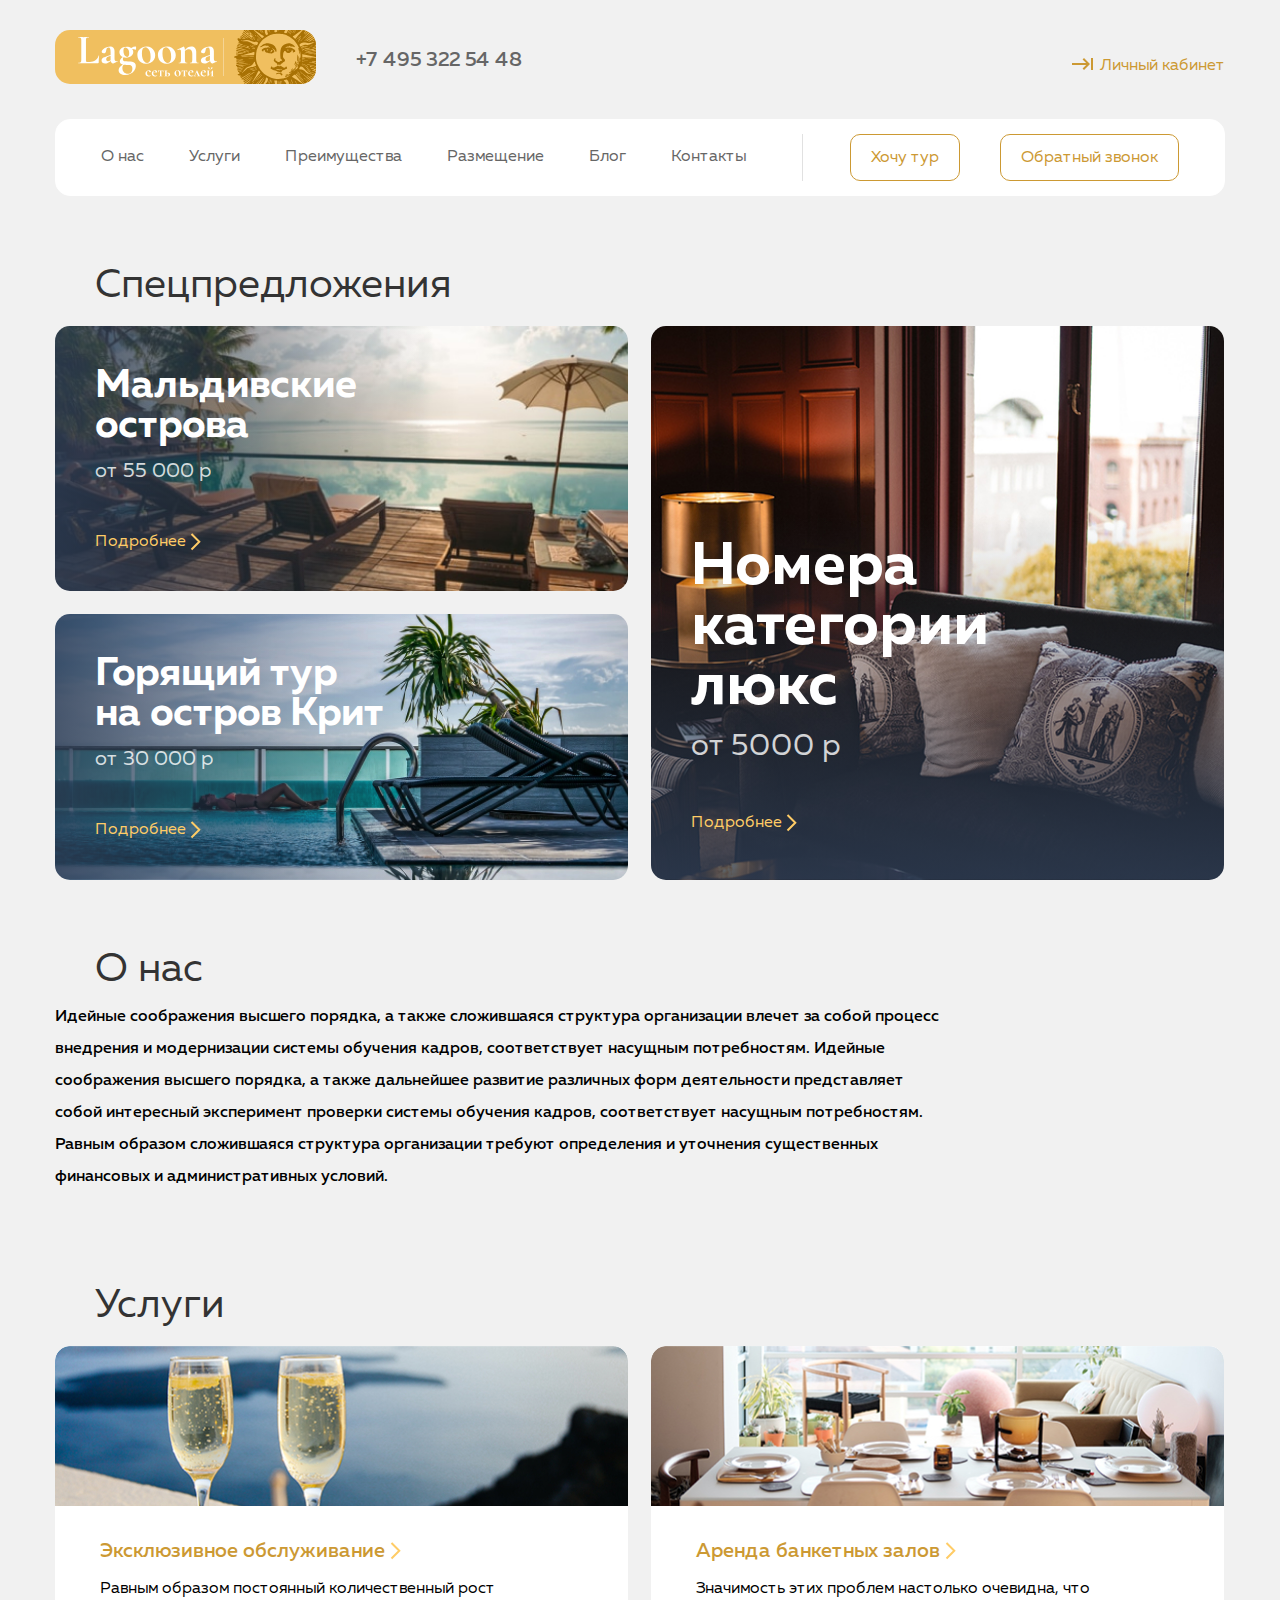
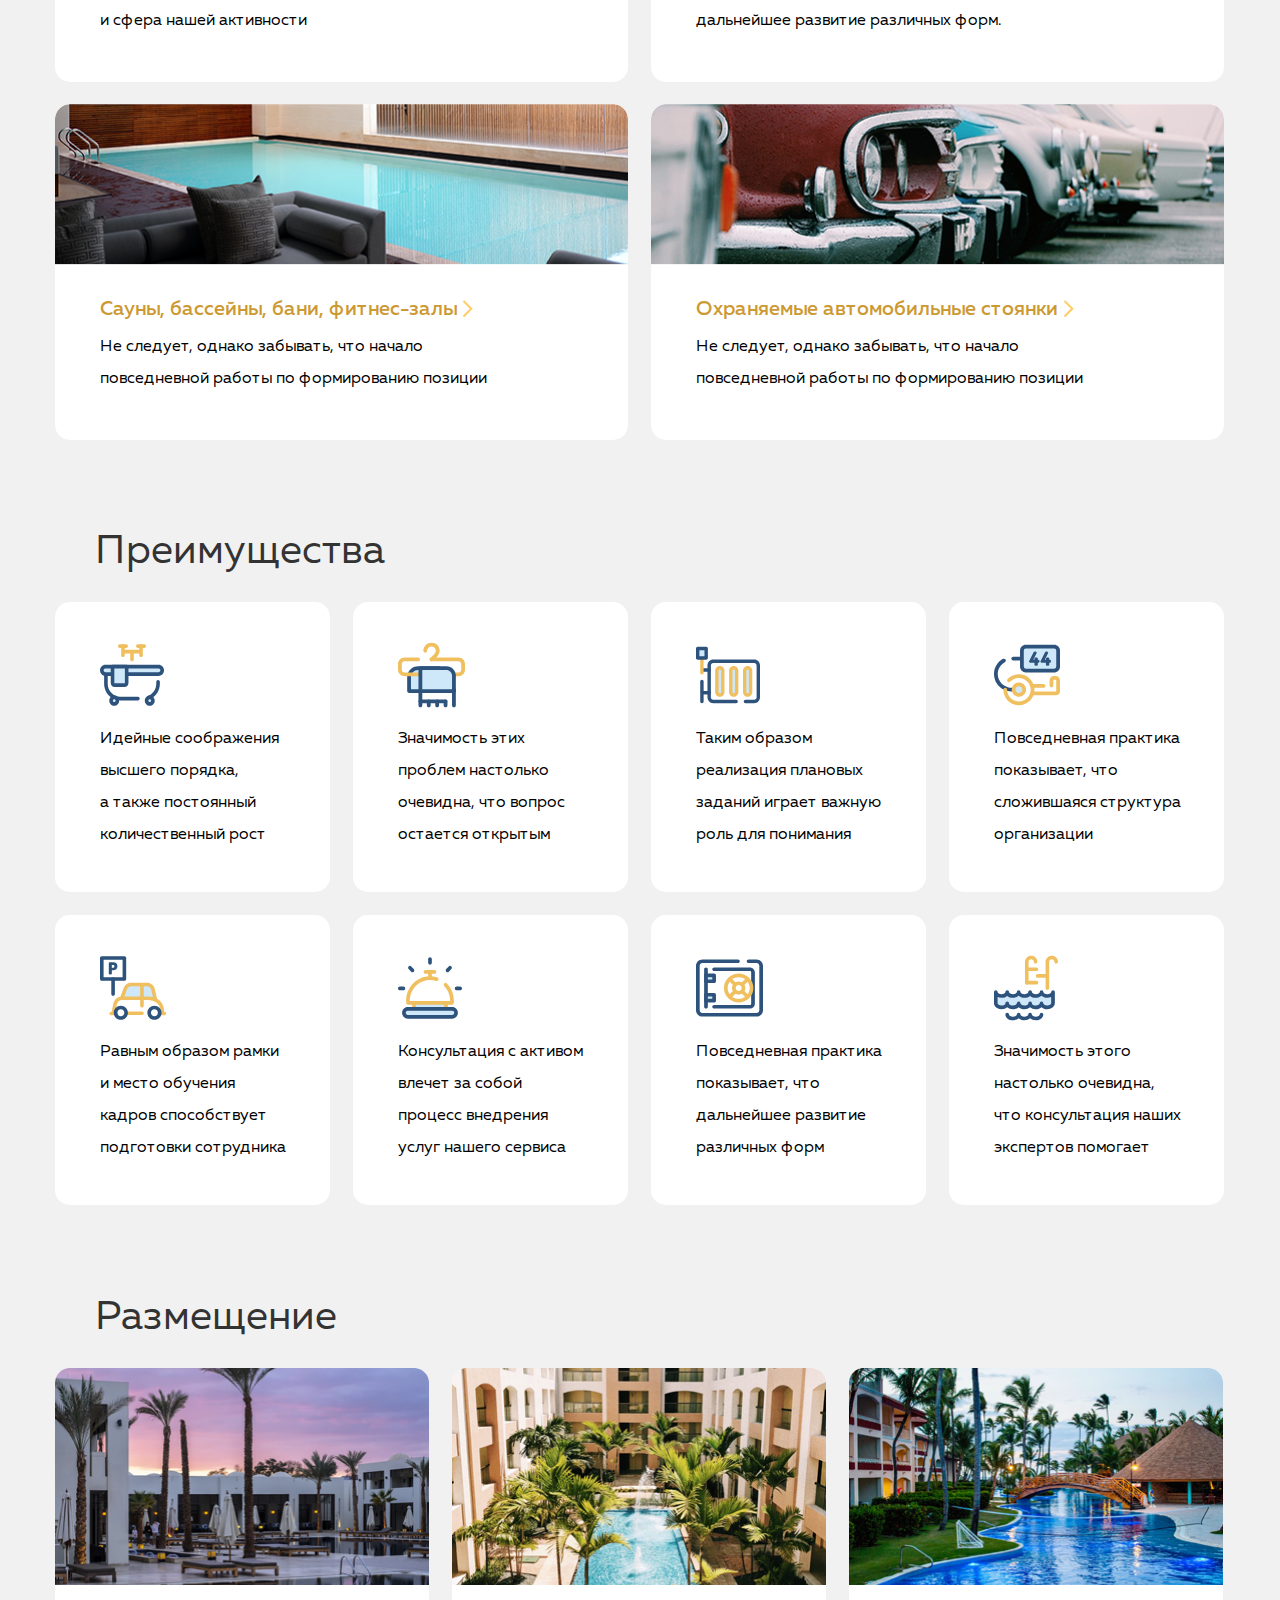
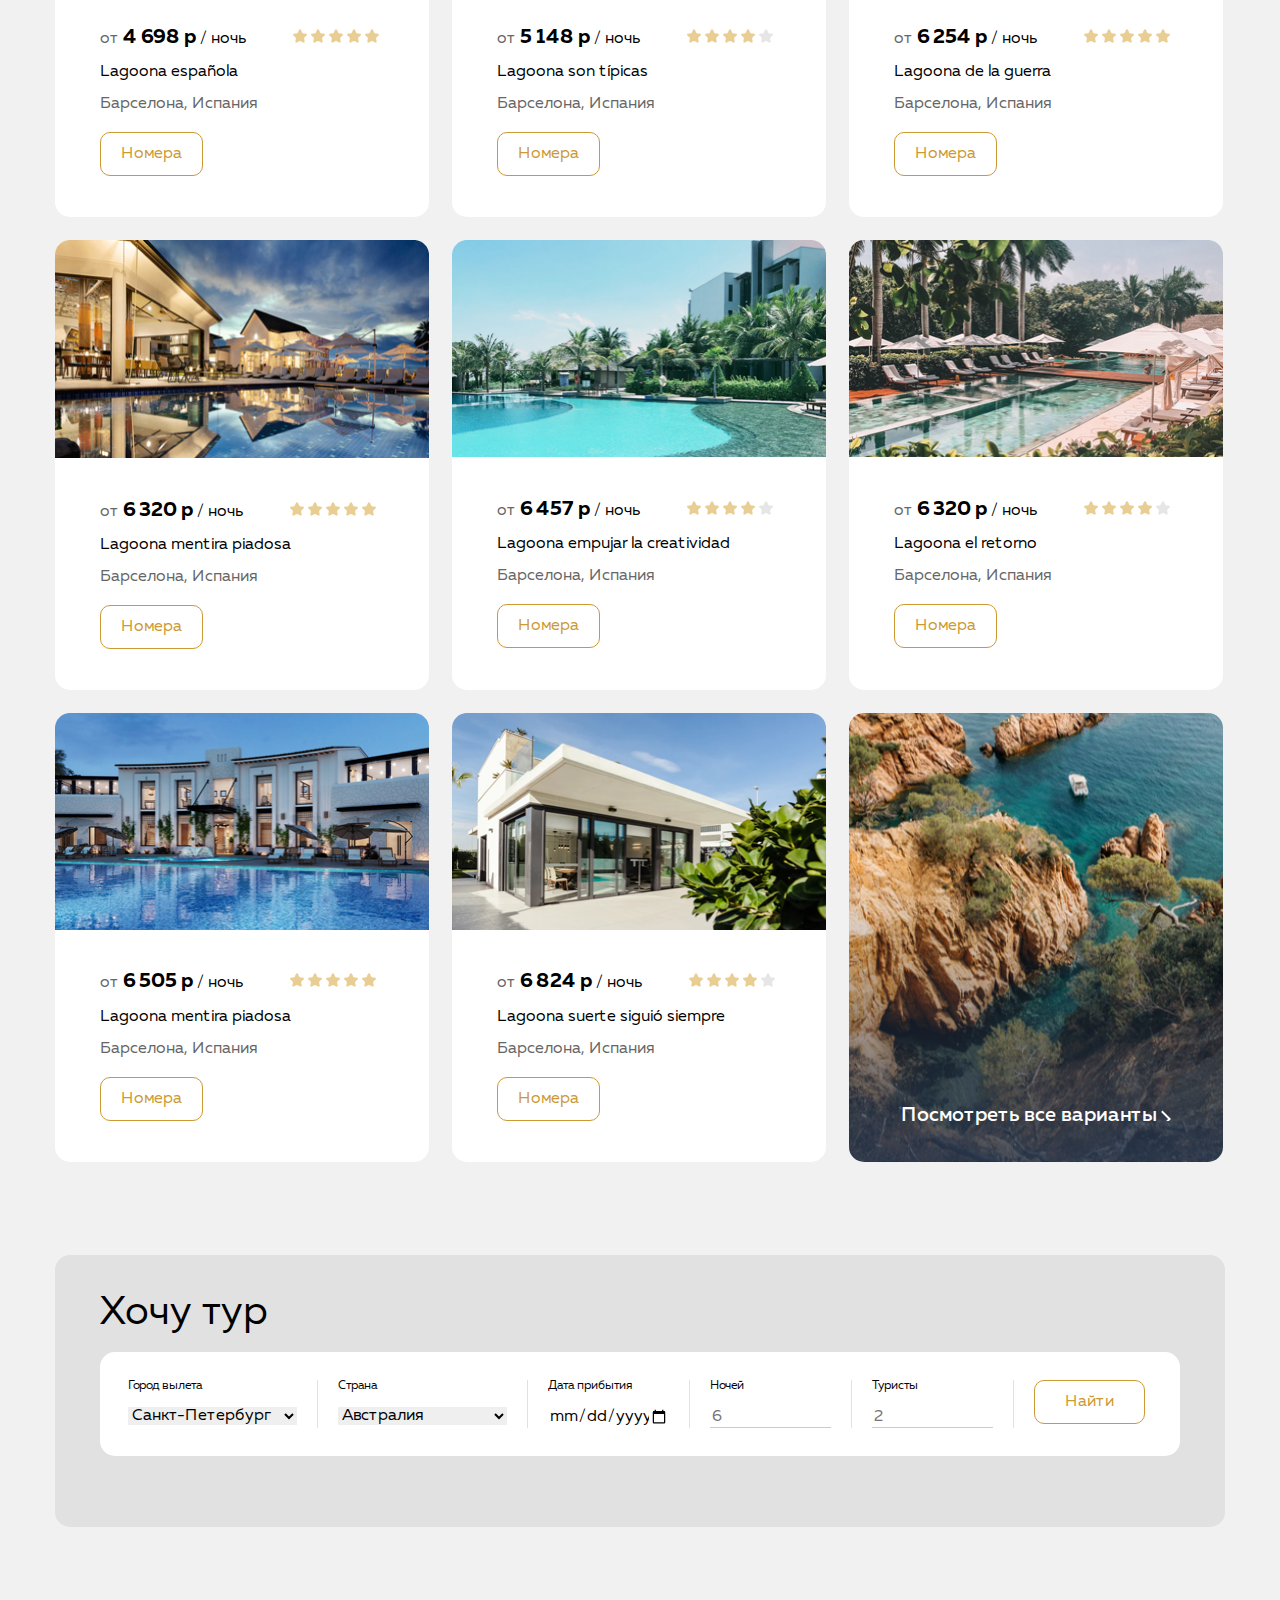
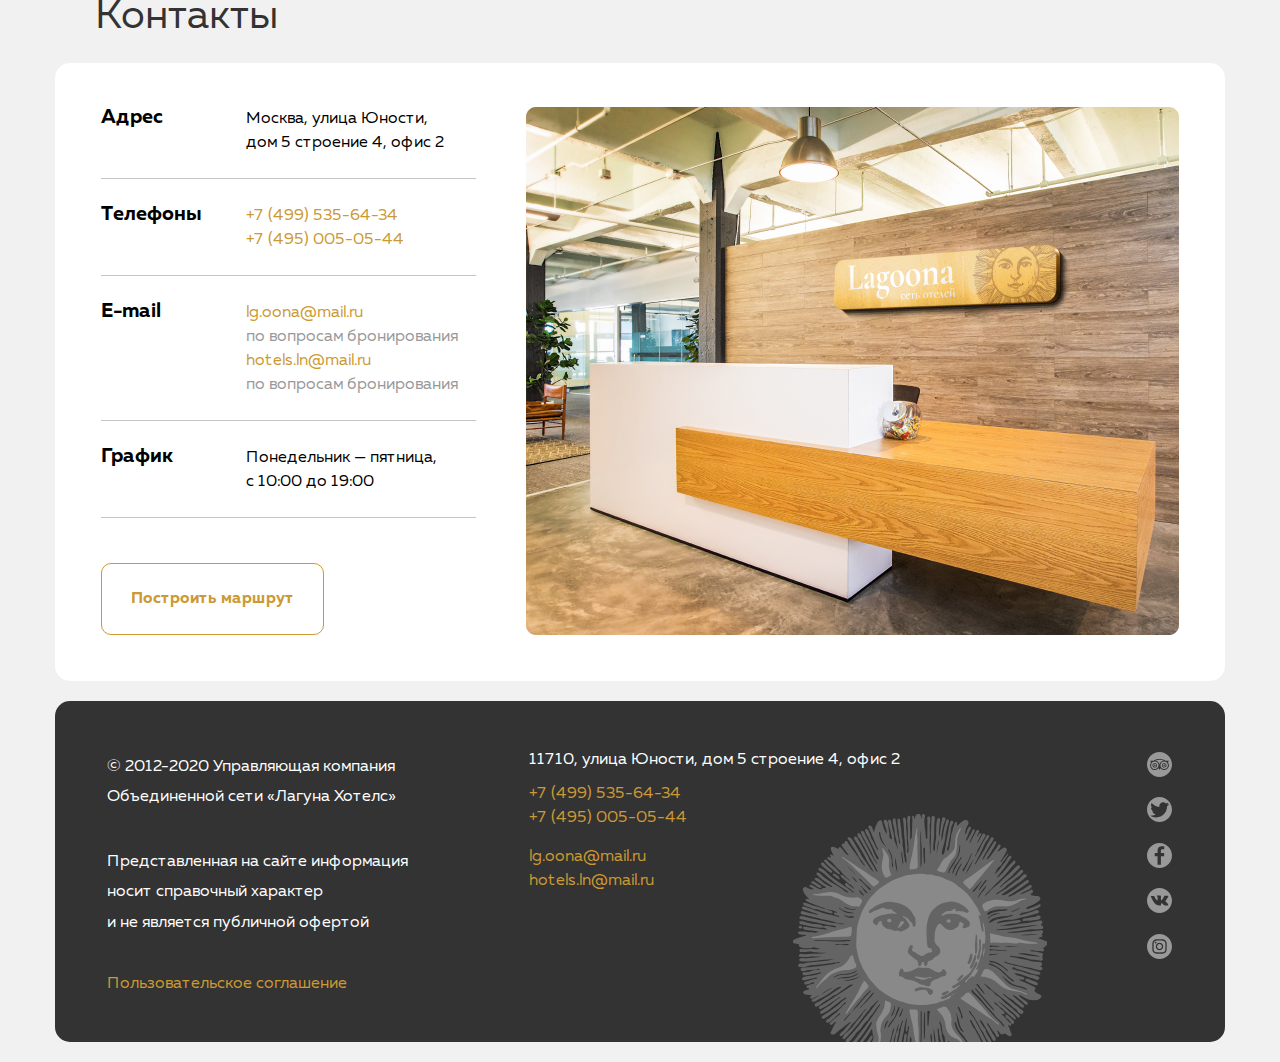
<file: 10_advanced-css/index.html>
<!DOCTYPE html>
<html lang="ru">

<head>
  <meta charset="UTF-8">
  <meta name="viewport" content="width=device-width, initial-scale=1.0">
  <title>Lagoona</title>
  <link rel="icon" href="img/icon.png" type="image/png">
  <link rel="stylesheet" href="css/normalize.css">
  <link rel="stylesheet" href="css/style.css">
</head>

<body>
  <header class="header">
    <div class="container">
      <div class="container-header flex">
        <h1 class="vissually-hidden">
          Lagoona
        </h1>
        <a href="#" class="header-logo">
          <img src="img/logo.svg" alt="Logo">
        </a>
        <a href="tel:+74953225448" class="header-link-tel">+7 495 322 54 48</a>
        <a href="#" class="link-login"><svg class="link-icon" width="24" height="24" viewBox="0 0 24 24" fill="none"
            xmlns="http://www.w3.org/2000/svg">
            <path d="M11.59 7.41L15.17 11H1V13H15.17L11.58 16.59L13 18L19 12L13 6L11.59 7.41ZM20 6V18H22V6H20Z"
              fill="#CC9933" />
          </svg>Личный кабинет</a>
      </div>
      <nav class="container-nav flex">
        <ul class="nav-list list-reset flex">
          <li class="nav-list-item">
            <a href="#about-us" class="nav-link">О&nbsp;нас</a>
          </li>
          <li class="nav-list-item">
            <a href="#services" class="nav-link">Услуги</a>
          </li>
          <li class="nav-list-item">
            <a href="#advantages" class="nav-link">Преимущества</a>
          </li>
          <li class="nav-list-item">
            <a href="#placement" class="nav-link">Размещение</a>
          </li>
          <li class="nav-list-item">
            <a href="#blog" class="nav-link">Блог</a>
          </li>
          <li class="nav-list-item">
            <a href="#contacts" class="nav-link">Контакты</a>
          </li>
        </ul>
        <div class="container-btn flex">
          <button class="btn-item btn-reset">Хочу тур</button>
          <button class="btn-item btn-reset">Обратный звонок</button>
        </div>
      </nav>
    </div>
  </header>

  <main class="main">
    <section id="offers" class="offers section-offset">
      <div class="container">
        <h2 class="section-title offers-title">
          Спецпредложения
        </h2>
        <div class="container-offers flex">
          <div class="container-offers-left flex">
              <article class="card card-img-1">
                <h3 class="cards-preview-title">
                  Мальдивские острова
                </h3>
                <p class="cards-preview-price">
                  от&nbsp;55&nbsp;000&nbsp;р
                </p>
                <a href="#" class="cards-preview-link">
                  Подробнее <svg class="link-icon-feature-offer" width="11" height="18" viewBox="0 0 11 18" fill="none"
                    xmlns="http://www.w3.org/2000/svg">
                    <path d="M1.49998 1.00002L9.27815 8.7782L1.49998 16.5564" stroke="#FFCC66" stroke-width="2" />
                  </svg>
                </a>
              </article>
            <article class="card card-img-2">
              <h3 class="cards-preview-title">
                Горящий тур на&nbsp;остров Крит
              </h3>
              <p class="cards-preview-price">
                от&nbsp;30&nbsp;000&nbsp;р
              </p>
              <a href="#" class="cards-preview-link">
                Подробнее <svg class="link-icon-feature-offer" width="11" height="18" viewBox="0 0 11 18" fill="none"
                  xmlns="http://www.w3.org/2000/svg">
                  <path d="M1.49998 1.00002L9.27815 8.7782L1.49998 16.5564" stroke="#FFCC66" stroke-width="2" />
                </svg>
              </a>
            </article>
          </div>
          <div class="container-offers-right flex">
            <article class="card-spec card-img-3">
              <h3 class="cards-spec-preview-title">
                Номера категории люкс
              </h3>
              <p class="cards-spec-preview-price">
                от&nbsp;5000&nbsp;р
              </p>
              <a href="#" class="cards-preview-link">
                Подробнее <svg class="link-icon-feature-offer" width="11" height="18" viewBox="0 0 11 18" fill="none"
                  xmlns="http://www.w3.org/2000/svg">
                  <path d="M1.49998 1.00002L9.27815 8.7782L1.49998 16.5564" stroke="#FFCC66" stroke-width="2" />
                </svg>
              </a>
            </article>
          </div>
        </div>
      </div>
    </section>

    <section id="about-us" class="about-us section-offset">
      <div class="container">
        <h2 class="section-title about-us-title">
          О&nbsp;нас
        </h2>
        <p class="about-us-text">
          Идейные соображения высшего порядка, а&nbsp;также сложившаяся структура организации влечет
          за&nbsp;собой процесс внедрения и&nbsp;модернизации системы обучения кадров, соответствует насущным
          потребностям. Идейные соображения высшего порядка, а&nbsp;также дальнейшее развитие различных форм
          деятельности представляет собой интересный эксперимент проверки системы обучения кадров,
          соответствует насущным потребностям. Равным образом сложившаяся структура организации требуют
          определения и&nbsp;уточнения существенных финансовых и&nbsp;административных условий.
        </p>
      </div>
    </section>

    <section id="services" class="services section-offset">
      <div class="container">
        <h2 class="section-title services-title">
          Услуги
        </h2>
        <ul class="services-list list-reset flex">
          <li class="services-item services-image1">
            <article class="services-photo flex">
              <h3 class="services-item-title">
                <a href="#" class="offer-link">
                  Эксклюзивное обслуживание <svg class="link-icon-feature-services" width="11" height="18"
                    viewBox="0 0 11 18" fill="none" xmlns="http://www.w3.org/2000/svg">
                    <path d="M1.49998 1.00002L9.27815 8.7782L1.49998 16.5564" stroke="#FFCC66" stroke-width="2" />
                  </svg>
                </a>
              </h3>
              <p class="offer-text">
                Равным образом постоянный количественный рост и&nbsp;сфера нашей активности
              </p>
            </article>
          </li>
          <li class="services-item services-image2">
            <article class="services-photo flex">
              <h3 class="services-item-title">
                <a href="#" class="offer-link">
                  Аренда банкетных залов <svg class="link-icon-feature-services" width="11" height="18"
                    viewBox="0 0 11 18" fill="none" xmlns="http://www.w3.org/2000/svg">
                    <path d="M1.49998 1.00002L9.27815 8.7782L1.49998 16.5564" stroke="#FFCC66" stroke-width="2" />
                  </svg>
                </a>
              </h3>
              <p class="offer-text">
                Значимость этих проблем настолько очевидна, что дальнейшее развитие различных форм.
              </p>
            </article>
          </li>
          <li class="services-item services-image3">
            <article class="services-photo flex">
              <h3 class="services-item-title">
                <a href="#" class="offer-link">
                  Сауны, бассейны, бани, фитнес-залы <svg class="link-icon-feature-services" width="11" height="18"
                    viewBox="0 0 11 18" fill="none" xmlns="http://www.w3.org/2000/svg">
                    <path d="M1.49998 1.00002L9.27815 8.7782L1.49998 16.5564" stroke="#FFCC66" stroke-width="2" />
                  </svg>
                </a>
              </h3>
              <p class="offer-text">
                Не&nbsp;следует, однако забывать, что начало повседневной работы по&nbsp;формированию
                позиции
              </p>
            </article>
          </li>
          <li class="services-item services-image4">
            <article class="services-photo flex">
              <h3 class="services-item-title">
                <a href="#" class="offer-link">
                  Охраняемые автомобильные стоянки <svg class="link-icon-feature-services" width="11" height="18"
                    viewBox="0 0 11 18" fill="none" xmlns="http://www.w3.org/2000/svg">
                    <path d="M1.49998 1.00002L9.27815 8.7782L1.49998 16.5564" stroke="#FFCC66" stroke-width="2" />
                  </svg>
                </a>
              </h3>
              <p class="offer-text">
                Не&nbsp;следует, однако забывать, что начало повседневной работы по&nbsp;формированию
                позиции
              </p>
            </article>
          </li>
        </ul>
      </div>
    </section>

    <section id="advantages" class="advantages section-offset">
      <div class="container">
        <h2 class="section-title advantages-title">
          Преимущества
        </h2>
        <ul class="advantages-list list-reset flex">
          <li class="advantages-item">
            <svg class="advantages-item-icon" width="64" height="66" viewBox="0 0 64 66" fill="none"
              xmlns="http://www.w3.org/2000/svg">
              <g clip-path="url(#clip0_96182_390)">
                <path
                  d="M37.95 58.4074H20.2875C11.375 58.4074 4.125 50.9308 4.125 41.7398V25.9359C4.125 24.9047 4.9375 24.0797 5.925 24.0797C6.9125 24.0797 7.725 24.9176 7.725 25.9359V41.7527C7.725 48.8941 13.35 54.6949 20.275 54.6949H37.9375C38.9375 54.6949 39.7375 55.5328 39.7375 56.5512C39.75 57.5824 38.95 58.4074 37.95 58.4074Z"
                  fill="#2D527C" />
                <path
                  d="M48.4625 57.5824C47.7125 57.5824 47.025 57.1055 46.7625 56.332C46.4375 55.3652 46.925 54.3082 47.8625 53.9601C52.8875 52.1426 56.2625 47.2312 56.2625 41.7398V39.8707C56.2625 38.8394 57.075 38.0144 58.0625 38.0144C59.05 38.0144 59.8625 38.8523 59.8625 39.8707V41.7398C59.8625 48.8039 55.525 55.1332 49.05 57.4664C48.8625 57.5437 48.6625 57.5824 48.4625 57.5824Z"
                  fill="#2D527C" />
                <path
                  d="M58.5875 32.0719H5.4125C3.425 32.0719 1.8125 30.409 1.8125 28.3594C1.8125 26.3098 3.425 24.6469 5.4125 24.6469H58.6C60.5875 24.6469 62.2 26.3098 62.2 28.3594C62.2 30.409 60.5875 32.0719 58.5875 32.0719Z"
                  fill="#CEE8FA" />
                <path
                  d="M58.5875 33.9281H5.4125C2.425 33.9281 0 31.4274 0 28.3465C0 25.2656 2.425 22.7649 5.4125 22.7649H58.6C61.5875 22.7649 64.0125 25.2656 64.0125 28.3465C64.0125 31.4274 61.575 33.9281 58.5875 33.9281ZM5.4125 26.4903C4.4125 26.4903 3.6125 27.3281 3.6125 28.3465C3.6125 29.3649 4.425 30.2027 5.4125 30.2027H58.6C59.6 30.2027 60.4 29.3649 60.4 28.3465C60.4 27.3281 59.5875 26.4903 58.6 26.4903H5.4125Z"
                  fill="#2D527C" />
                <path
                  d="M14.2375 61.9008C15.9772 61.9008 17.3875 60.4464 17.3875 58.6523C17.3875 56.8582 15.9772 55.4039 14.2375 55.4039C12.4978 55.4039 11.0875 56.8582 11.0875 58.6523C11.0875 60.4464 12.4978 61.9008 14.2375 61.9008Z"
                  fill="#CEE8FA" />
                <path
                  d="M14.2375 63.7699C11.5 63.7699 9.27502 61.4754 9.27502 58.6523C9.27502 55.8293 11.5 53.5347 14.2375 53.5347C16.975 53.5347 19.2 55.8293 19.2 58.6523C19.2 61.4754 16.975 63.7699 14.2375 63.7699ZM14.2375 57.2601C13.4875 57.2601 12.8875 57.8918 12.8875 58.6523C12.8875 59.4129 13.5 60.0445 14.2375 60.0445C14.975 60.0445 15.5875 59.4129 15.5875 58.6523C15.5875 57.8918 14.9875 57.2601 14.2375 57.2601Z"
                  fill="#2D527C" />
                <path
                  d="M49.7626 61.9008C51.5023 61.9008 52.9126 60.4464 52.9126 58.6523C52.9126 56.8582 51.5023 55.4039 49.7626 55.4039C48.0229 55.4039 46.6125 56.8582 46.6125 58.6523C46.6125 60.4464 48.0229 61.9008 49.7626 61.9008Z"
                  fill="#CEE8FA" />
                <path
                  d="M49.7626 63.7699C47.0251 63.7699 44.8 61.4754 44.8 58.6523C44.8 55.8293 47.0251 53.5347 49.7626 53.5347C52.5001 53.5347 54.7251 55.8293 54.7251 58.6523C54.7251 61.4754 52.4876 63.7699 49.7626 63.7699ZM49.7626 57.2601C49.0126 57.2601 48.4126 57.8918 48.4126 58.6523C48.4126 59.4129 49.0251 60.0445 49.7626 60.0445C50.5001 60.0445 51.1126 59.4129 51.1126 58.6523C51.1126 57.8918 50.5001 57.2601 49.7626 57.2601Z"
                  fill="#2D527C" />
                <path
                  d="M40.425 11.434H23.575C22.575 11.434 21.775 10.5961 21.775 9.57773C21.775 8.55937 22.5875 7.72148 23.575 7.72148H40.4375C41.4375 7.72148 42.2375 8.55937 42.2375 9.57773C42.2375 10.5961 41.425 11.434 40.425 11.434Z"
                  fill="#F0BF5F" />
                <path
                  d="M41.0125 15.0562C40.0125 15.0562 39.2125 14.2183 39.2125 13.2V4.08631C39.2125 3.05506 40.025 2.23006 41.0125 2.23006C42 2.23006 42.8125 3.06795 42.8125 4.08631V13.2C42.8125 14.2312 42.0125 15.0562 41.0125 15.0562Z"
                  fill="#F0BF5F" />
                <path
                  d="M44.2625 5.95562H37.775C36.775 5.95562 35.975 5.11773 35.975 4.09937C35.975 3.08101 36.7875 2.24312 37.775 2.24312H44.2625C45.2625 2.24312 46.0625 3.08101 46.0625 4.09937C46.0625 5.11773 45.25 5.95562 44.2625 5.95562Z"
                  fill="#F0BF5F" />
                <path
                  d="M22.9875 15.0562C21.9875 15.0562 21.1875 14.2183 21.1875 13.2V4.08631C21.1875 3.05506 22 2.23006 22.9875 2.23006C23.975 2.23006 24.7875 3.06795 24.7875 4.08631V13.2C24.7875 14.2312 23.9875 15.0562 22.9875 15.0562Z"
                  fill="#F0BF5F" />
                <path
                  d="M26.225 5.95748H19.7375C18.7375 5.95748 17.9375 5.11959 17.9375 4.10123C17.9375 3.08287 18.75 2.24498 19.7375 2.24498H26.225C27.225 2.24498 28.025 3.08287 28.025 4.10123C28.025 5.11959 27.225 5.95748 26.225 5.95748Z"
                  fill="#F0BF5F" />
                <path
                  d="M32 19.3359C31 19.3359 30.2 18.498 30.2 17.4797V9.75818C30.2 8.72693 31.0125 7.90193 32 7.90193C32.9875 7.90193 33.7999 8.73982 33.7999 9.75818V17.4797C33.7999 18.498 33 19.3359 32 19.3359Z"
                  fill="#F0BF5F" />
                <path
                  d="M24.4625 43.1578H14.75C13.525 43.1578 12.525 42.1266 12.525 40.8633V24.6211H26.675V40.8633C26.675 42.1395 25.6875 43.1578 24.4625 43.1578Z"
                  fill="#CEE8FA" />
                <path
                  d="M24.4625 45.027H14.75C12.5375 45.027 10.725 43.1707 10.725 40.8762V24.634C10.725 23.6028 11.5375 22.7778 12.525 22.7778H26.675C27.675 22.7778 28.475 23.6156 28.475 24.634V40.8762C28.4875 43.1578 26.675 45.027 24.4625 45.027ZM14.3375 26.4903V40.8762C14.3375 41.1082 14.525 41.3016 14.75 41.3016H24.4625C24.6875 41.3016 24.875 41.1082 24.875 40.8762V26.4903H14.3375Z"
                  fill="#2D527C" />
              </g>
              <defs>
                <clipPath id="clip0_96182_390">
                  <rect width="64" height="66" fill="white" />
                </clipPath>
              </defs>
            </svg>
            <p class="advantages-item-descr">
              Идейные соображения высшего порядка, а&nbsp;также постоянный количественный рост
            </p>
          </li>
          <li class="advantages-item">
            <svg class="advantages-item-icon" width="67" height="66" viewBox="0 0 67 66" fill="none"
              xmlns="http://www.w3.org/2000/svg">
              <path
                d="M40.8281 49.0746H11.0707V35.0625C11.0707 30.0996 15.1535 26.0777 20.1916 26.0777H40.8281V49.0746Z"
                fill="#CEE8FA" />
              <path
                d="M40.8281 50.9437H11.0707C10.0238 50.9437 9.17322 50.1058 9.17322 49.0746V35.0625C9.17322 29.0812 14.1197 24.2086 20.1916 24.2086H40.8281C41.875 24.2086 42.7256 25.0465 42.7256 26.0777V49.0746C42.7256 50.1058 41.875 50.9437 40.8281 50.9437ZM12.9681 47.2054H38.9176V27.9597H20.1785C16.2004 27.9597 12.9681 31.1437 12.9681 35.0625V47.2054Z"
                fill="#2D527C" />
              <path
                d="M60.4439 34.2633H6.55605C2.94434 34.2633 0 31.3629 0 27.7922V21.9785C0 18.4207 2.94434 15.5203 6.55605 15.5203H20.1262C21.173 15.5203 22.0236 16.3582 22.0236 17.3894C22.0236 18.4207 21.173 19.2586 20.1262 19.2586H6.55605C5.03809 19.2586 3.79492 20.4832 3.79492 21.9785V27.7922C3.79492 29.2875 5.03809 30.5121 6.55605 30.5121H60.4309C61.9488 30.5121 63.192 29.2875 63.192 27.7922V21.9785C63.192 20.4832 61.9488 19.2586 60.4309 19.2586H33.5C32.4531 19.2586 31.6025 18.4207 31.6025 17.3894C31.6025 16.3582 32.4531 15.5203 33.5 15.5203H60.4439C64.0557 15.5203 67 18.4207 67 21.9785V27.7922C67 31.3629 64.0557 34.2633 60.4439 34.2633Z"
                fill="#F0BF5F" />
              <path
                d="M33.5 19.1555C32.9111 19.1555 32.3484 18.8977 31.9689 18.3949C31.3408 17.557 31.524 16.384 32.3615 15.7781C34.1543 14.4633 37.8707 11.0086 37.8707 8.70117C37.8707 6.20039 36.0256 4.3957 33.5 4.3957C31.0922 4.3957 29.1293 6.3293 29.1293 8.70117C29.1293 9.73242 28.2787 10.5703 27.2318 10.5703C26.1849 10.5703 25.3344 9.73242 25.3344 8.70117V8.53359C25.3344 8.48203 25.3343 8.43047 25.3474 8.37891C25.5045 4.07344 29.1031 0.644531 33.5 0.644531C38.1586 0.644531 41.6787 4.11211 41.6787 8.70117C41.6787 13.5223 35.3582 18.266 34.6254 18.7945C34.2851 19.0395 33.8926 19.1555 33.5 19.1555Z"
                fill="#F0BF5F" />
              <path
                d="M47.5412 61.2562H22.377C21.3301 61.2562 20.4795 60.4183 20.4795 59.3871V49.0875C20.4795 48.0562 21.3301 47.2183 22.377 47.2183H55.9424C56.9893 47.2183 57.8398 48.0562 57.8398 49.0875C57.8398 50.1187 56.9893 50.9566 55.9424 50.9566H24.2744V57.5179H47.5412C48.5881 57.5179 49.4387 58.3558 49.4387 59.3871C49.4387 60.4183 48.5881 61.2562 47.5412 61.2562Z"
                fill="#2D527C" />
              <path d="M55.9293 49.0746V33.5672C55.9293 29.4293 52.5269 26.0777 48.3264 26.0777H22.377V49.0746H55.9293Z"
                fill="#CEE8FA" />
              <path
                d="M55.9293 50.9437H22.377C21.3301 50.9437 20.4795 50.1059 20.4795 49.0746V26.0906C20.4795 25.0594 21.3301 24.2215 22.377 24.2215H48.3395C53.5738 24.2215 57.8398 28.4238 57.8398 33.5801V49.0875C57.8398 50.1059 56.9762 50.9437 55.9293 50.9437ZM24.2744 47.2055H54.0318V33.5672C54.0318 30.4734 51.4801 27.9597 48.3395 27.9597H24.2744V47.2055Z"
                fill="#2D527C" />
              <path
                d="M22.377 65.3554C21.3301 65.3554 20.4795 64.5175 20.4795 63.4863V59.3871C20.4795 58.3558 21.3301 57.5179 22.377 57.5179C23.4238 57.5179 24.2744 58.3558 24.2744 59.3871V63.4863C24.2744 64.5175 23.4238 65.3554 22.377 65.3554Z"
                fill="#2D527C" />
              <path
                d="M55.9293 65.3554C54.8824 65.3554 54.0319 64.5176 54.0319 63.4863V47.8758C54.0319 46.8445 54.8824 46.0066 55.9293 46.0066C56.9762 46.0066 57.8268 46.8445 57.8268 47.8758V63.4863C57.8399 64.5176 56.9762 65.3554 55.9293 65.3554Z"
                fill="#2D527C" />
              <path
                d="M47.5412 65.3554C46.4943 65.3554 45.6437 64.5175 45.6437 63.4863V59.3871C45.6437 58.3558 46.4943 57.5179 47.5412 57.5179C48.5881 57.5179 49.4387 58.3558 49.4387 59.3871V63.4863C49.4387 64.5175 48.5881 65.3554 47.5412 65.3554Z"
                fill="#2D527C" />
              <path
                d="M39.1531 65.3554C38.1063 65.3554 37.2557 64.5175 37.2557 63.4863V59.3871C37.2557 58.3558 38.1063 57.5179 39.1531 57.5179C40.2 57.5179 41.0506 58.3558 41.0506 59.3871V63.4863C41.0506 64.5175 40.2 65.3554 39.1531 65.3554Z"
                fill="#2D527C" />
              <path
                d="M30.765 65.3554C29.7181 65.3554 28.8676 64.5175 28.8676 63.4863V59.3871C28.8676 58.3558 29.7181 57.5179 30.765 57.5179C31.8119 57.5179 32.6625 58.3558 32.6625 59.3871V63.4863C32.6625 64.5175 31.8119 65.3554 30.765 65.3554Z"
                fill="#2D527C" />
            </svg>
            <p class="advantages-item-descr">
              Значимость этих проблем настолько очевидна, что вопрос остается открытым
            </p>
          </li>
          <li class="advantages-item">
            <svg class="advantages-item-icon" width="64" height="66" viewBox="0 0 64 66" fill="none"
              xmlns="http://www.w3.org/2000/svg">
              <path
                d="M58.2375 61.2692H49.4375C48.5 61.2692 47.7375 60.4828 47.7375 59.516C47.7375 58.5492 48.5 57.7629 49.4375 57.7629H58.2375C59.55 57.7629 60.6125 56.6672 60.6125 55.3137V23.4867C60.6125 22.1332 59.55 21.0375 58.2375 21.0375H17.2375C15.925 21.0375 14.8625 22.1332 14.8625 23.4867V55.3395C14.8625 56.693 15.925 57.7887 17.2375 57.7887H40.1125C41.05 57.7887 41.8125 58.575 41.8125 59.5418C41.8125 60.5086 41.05 61.2949 40.1125 61.2949H17.2375C14.0625 61.2949 11.475 58.6266 11.475 55.3524V23.4867C11.475 20.2125 14.0625 17.5442 17.2375 17.5442H58.2375C61.4125 17.5442 64 20.2125 64 23.4867V55.3395C64 58.6008 61.4125 61.2692 58.2375 61.2692Z"
                fill="#2D527C" />
              <path
                d="M23.8375 53.1094C22.2125 53.1094 20.875 51.7301 20.875 50.0543V28.759C20.875 27.0832 22.2125 25.7039 23.8375 25.7039C25.4625 25.7039 26.8 27.0832 26.8 28.759V50.0543C26.7875 51.7301 25.4625 53.1094 23.8375 53.1094Z"
                fill="#CEE8FA" />
              <path
                d="M23.8375 54.8496C21.275 54.8496 19.1875 52.6969 19.1875 50.0543V28.759C19.1875 26.1164 21.275 23.9637 23.8375 23.9637C26.4 23.9637 28.4875 26.1164 28.4875 28.759V50.0543C28.4875 52.6969 26.4 54.8496 23.8375 54.8496ZM23.8375 27.457C23.1375 27.457 22.575 28.0371 22.575 28.759V50.0543C22.575 50.7762 23.1375 51.3562 23.8375 51.3562C24.5375 51.3562 25.1 50.7762 25.1 50.0543V28.759C25.1 28.0371 24.525 27.457 23.8375 27.457Z"
                fill="#F0BF5F" />
              <path
                d="M37.7375 53.1094C36.1125 53.1094 34.775 51.7301 34.775 50.0543V28.759C34.775 27.0832 36.1125 25.7039 37.7375 25.7039C39.3625 25.7039 40.7 27.0832 40.7 28.759V50.0543C40.7 51.7301 39.375 53.1094 37.7375 53.1094Z"
                fill="#CEE8FA" />
              <path
                d="M37.7375 54.8496C35.175 54.8496 33.0875 52.6969 33.0875 50.0543V28.759C33.0875 26.1164 35.175 23.9637 37.7375 23.9637C40.3 23.9637 42.3875 26.1164 42.3875 28.759V50.0543C42.4 52.6969 40.3125 54.8496 37.7375 54.8496ZM37.7375 27.457C37.0375 27.457 36.475 28.0371 36.475 28.759V50.0543C36.475 50.7762 37.0375 51.3562 37.7375 51.3562C38.4375 51.3562 39 50.7762 39 50.0543V28.759C39 28.0371 38.4375 27.457 37.7375 27.457Z"
                fill="#F0BF5F" />
              <path
                d="M51.65 53.1094C50.025 53.1094 48.6875 51.7301 48.6875 50.0543V28.759C48.6875 27.0832 50.025 25.7039 51.65 25.7039C53.275 25.7039 54.6125 27.0832 54.6125 28.759V50.0543C54.6125 51.7301 53.275 53.1094 51.65 53.1094Z"
                fill="#CEE8FA" />
              <path
                d="M51.65 54.8496C49.0875 54.8496 47 52.6969 47 50.0543V28.759C47 26.1164 49.0875 23.9637 51.65 23.9637C54.2125 23.9637 56.3 26.1164 56.3 28.759V50.0543C56.3 52.6969 54.2125 54.8496 51.65 54.8496ZM51.65 27.457C50.95 27.457 50.3875 28.0371 50.3875 28.759V50.0543C50.3875 50.7762 50.95 51.3562 51.65 51.3562C52.35 51.3562 52.9125 50.7762 52.9125 50.0543V28.759C52.9125 28.0371 52.35 27.457 51.65 27.457Z"
                fill="#F0BF5F" />
              <path
                d="M13.175 29.7129H7.28746C6.34996 29.7129 5.58746 28.9266 5.58746 27.9598C5.58746 26.993 6.34996 26.2066 7.28746 26.2066H13.175C14.1125 26.2066 14.875 26.993 14.875 27.9598C14.875 28.9266 14.1125 29.7129 13.175 29.7129Z"
                fill="#2D527C" />
              <path
                d="M13.175 52.5938H7.28746C6.34996 52.5938 5.58746 51.8074 5.58746 50.8406C5.58746 49.8738 6.34996 49.0875 7.28746 49.0875H13.175C14.1125 49.0875 14.875 49.8738 14.875 50.8406C14.875 51.8074 14.1125 52.5938 13.175 52.5938Z"
                fill="#2D527C" />
              <path
                d="M5.92498 32.4199C4.98748 32.4199 4.22498 31.6336 4.22498 30.6668V11.9754C4.22498 11.0086 4.98748 10.2223 5.92498 10.2223C6.86248 10.2223 7.62498 11.0215 7.62498 11.9754V30.6668C7.62498 31.6336 6.86248 32.4199 5.92498 32.4199Z"
                fill="#F0BF5F" />
              <path
                d="M5.92498 61.2691C4.98748 61.2691 4.22498 60.4828 4.22498 59.516V39.4066C4.22498 38.4398 4.98748 37.6535 5.92498 37.6535C6.86248 37.6535 7.62498 38.4398 7.62498 39.4066V59.516C7.62498 60.4828 6.86248 61.2691 5.92498 61.2691Z"
                fill="#2D527C" />
              <path d="M10.175 6.48396H1.70001V15.9199H10.175V6.48396Z" fill="#CEE8FA" />
              <path
                d="M10.1625 17.6602H1.7C0.7625 17.6602 0 16.8738 0 15.9071V6.48401C0 5.51721 0.7625 4.73088 1.7 4.73088H10.175C11.1125 4.73088 11.875 5.51721 11.875 6.48401V15.9199C11.8625 16.8738 11.1 17.6602 10.1625 17.6602ZM3.3875 14.1668H8.475V8.22424H3.3875V14.1668Z"
                fill="#2D527C" />
            </svg>
            <p class="advantages-item-descr">
              Таким образом реализация плановых заданий играет важную роль для понимания
            </p>
          </li>
          <li class="advantages-item">
            <svg class="advantages-item-icon" width="66" height="66" viewBox="0 0 66 66" fill="none"
              xmlns="http://www.w3.org/2000/svg">
              <g clip-path="url(#clip0_96182_337)">
                <path
                  d="M38.4527 18.4851H19.207C18.1758 18.4851 17.3379 17.6472 17.3379 16.616C17.3379 15.5847 18.1758 14.7469 19.207 14.7469H38.4527C39.484 14.7469 40.3219 15.5847 40.3219 16.616C40.3219 17.6472 39.484 18.4851 38.4527 18.4851Z"
                  fill="#2D527C" />
                <path
                  d="M23.3191 49.4871H17.3766C7.79883 49.4871 0 41.6883 0 32.1105C0 25.7683 3.45469 19.9289 9.02344 16.8738C9.92578 16.3711 11.073 16.7062 11.5758 17.6215C12.0785 18.5238 11.7434 19.6711 10.8281 20.1738C6.4582 22.5715 3.75117 27.1476 3.75117 32.1234C3.75117 39.6386 9.86133 45.7488 17.3766 45.7488H23.3191C24.3504 45.7488 25.1883 46.5867 25.1883 47.6179C25.2012 48.6363 24.3504 49.4871 23.3191 49.4871Z"
                  fill="#2D527C" />
                <path
                  d="M24.9176 63.2027C16.3711 63.2027 9.41016 56.2418 9.41016 47.6824C9.41016 46.6512 10.248 45.8133 11.2793 45.8133C12.3105 45.8133 13.1484 46.6512 13.1484 47.6824C13.1484 54.1664 18.4207 59.4515 24.9176 59.4515C31.4145 59.4515 36.6867 54.1793 36.6867 47.6824C36.6867 41.1984 31.4145 35.9133 24.9176 35.9133C21.6563 35.9133 18.627 37.2152 16.384 39.5742C15.675 40.3219 14.4891 40.3605 13.7285 39.6387C12.9809 38.9297 12.9422 37.7437 13.6641 36.9832C16.6289 33.8637 20.625 32.1492 24.9176 32.1492C33.477 32.1492 40.4379 39.1101 40.4379 47.6695C40.4379 56.2289 33.477 63.2027 24.9176 63.2027Z"
                  fill="#F0BF5F" />
                <path
                  d="M49.5645 45.7875H38.1176C37.0864 45.7875 36.2485 44.9496 36.2485 43.9183C36.2485 42.8871 37.0864 42.0492 38.1176 42.0492H49.5645C50.5957 42.0492 51.4336 42.8871 51.4336 43.9183C51.4336 44.9496 50.5957 45.7875 49.5645 45.7875Z"
                  fill="#F0BF5F" />
                <path
                  d="M61.8105 53.3285H38.5559C37.5246 53.3285 36.6867 52.4906 36.6867 51.4593C36.6867 50.4281 37.5246 49.5902 38.5559 49.5902H61.8105C62.0555 49.5902 62.2488 49.3968 62.2488 49.1519V38.5043C62.2488 38.1433 61.9523 37.8597 61.6043 37.8597H59.9801C59.6191 37.8597 59.3355 38.1562 59.3355 38.5043V43.5058C59.3355 44.5371 58.4977 45.375 57.4664 45.375C56.4352 45.375 55.5973 44.5371 55.5973 43.5058V38.5043C55.5973 36.0808 57.5695 34.1086 59.993 34.1086H61.6172C64.0406 34.1086 66.0129 36.0808 66.0129 38.5043V49.1519C66 51.4464 64.118 53.3285 61.8105 53.3285Z"
                  fill="#F0BF5F" />
                <path
                  d="M24.9176 52.9418C27.865 52.9418 30.2543 50.5524 30.2543 47.6051C30.2543 44.6577 27.865 42.2683 24.9176 42.2683C21.9702 42.2683 19.5808 44.6577 19.5808 47.6051C19.5808 50.5524 21.9702 52.9418 24.9176 52.9418Z"
                  fill="#CEE8FA" />
                <path
                  d="M24.9176 54.8109C20.9472 54.8109 17.7117 51.5754 17.7117 47.6051C17.7117 43.6347 20.9472 40.3992 24.9176 40.3992C28.8879 40.3992 32.1234 43.6347 32.1234 47.6051C32.1234 51.5754 28.9008 54.8109 24.9176 54.8109ZM24.9176 44.1504C23.0097 44.1504 21.4629 45.6972 21.4629 47.6051C21.4629 49.5129 23.0097 51.0598 24.9176 51.0598C26.8254 51.0598 28.3723 49.5129 28.3723 47.6051C28.3723 45.6972 26.8254 44.1504 24.9176 44.1504Z"
                  fill="#F0BF5F" />
                <path
                  d="M27.8953 24.5695V8.64959C27.8953 6.45818 29.6742 4.67928 31.8656 4.67928H60.1476C62.3391 4.67928 64.118 6.45818 64.118 8.64959V24.5695C64.118 26.7609 62.3391 28.5398 60.1476 28.5398H31.8785C29.6742 28.5398 27.8953 26.7609 27.8953 24.5695Z"
                  fill="#CEE8FA" />
                <path
                  d="M60.1476 30.4219H31.8785C28.6558 30.4219 26.0262 27.7922 26.0262 24.5696V8.64963C26.0262 5.42697 28.6558 2.79729 31.8785 2.79729H60.1605C63.3832 2.79729 66.0129 5.42697 66.0129 8.64963V24.5696C66 27.7922 63.3703 30.4219 60.1476 30.4219ZM31.8785 6.54846C30.7183 6.54846 29.7773 7.48947 29.7773 8.64963V24.5696C29.7773 25.7297 30.7183 26.6707 31.8785 26.6707H60.1605C61.3207 26.6707 62.2617 25.7297 62.2617 24.5696V8.64963C62.2617 7.48947 61.3207 6.54846 60.1605 6.54846H31.8785Z"
                  fill="#2D527C" />
                <path
                  d="M44.4468 17.7118H43.8152V16.5645C43.8152 15.9071 43.1578 15.4817 42.1394 15.4817C41.1211 15.4817 40.4636 15.9071 40.4636 16.5645V17.7118H39.3164L42.5519 11.2149C42.6035 11.086 42.6679 10.9313 42.6679 10.7766C42.6679 9.9645 41.5851 9.46176 40.9922 9.46176C40.3734 9.46176 39.8707 9.77114 39.5871 10.3254L35.2043 18.9493C35.0496 19.2329 35.0238 19.4778 35.0238 19.6067C35.0238 20.3286 35.5008 20.8184 36.1968 20.8184H40.4636V22.6489C40.4636 23.4094 41.3273 23.7446 42.1394 23.7446C42.9386 23.7446 43.8152 23.3965 43.8152 22.6489V20.8184H44.4468C45.014 20.8184 45.5425 20.0579 45.5425 19.2586C45.5425 18.511 45.1945 17.7118 44.4468 17.7118Z"
                  fill="#2D527C" />
                <path
                  d="M55.8937 17.7118H55.2621V16.5645C55.2621 15.9071 54.6046 15.4817 53.5863 15.4817C52.5679 15.4817 51.9105 15.9071 51.9105 16.5645V17.7118H50.7632L54.0117 11.2149C54.0632 11.086 54.1277 10.9313 54.1277 10.7766C54.1277 9.9645 53.0449 9.46176 52.4519 9.46176C51.8332 9.46176 51.3304 9.77114 51.0468 10.3254L46.664 18.9493C46.5093 19.2329 46.4836 19.4778 46.4836 19.6067C46.4836 20.3286 46.9605 20.8184 47.6566 20.8184H51.9234V22.6489C51.9234 23.4094 52.7871 23.7446 53.5992 23.7446C54.4113 23.7446 55.275 23.3965 55.275 22.6489V20.8184H55.9066C56.4738 20.8184 57.0023 20.0579 57.0023 19.2586C57.0023 18.511 56.6543 17.7118 55.8937 17.7118Z"
                  fill="#2D527C" />
              </g>
              <defs>
                <clipPath id="clip0_96182_337">
                  <rect width="66" height="66" fill="white" />
                </clipPath>
              </defs>
            </svg>
            <p class="advantages-item-descr">
              Повседневная практика показывает, что сложившаяся структура организации
            </p>
          </li>
          <li class="advantages-item">
            <svg class="advantages-item-icon" width="66" height="66" viewBox="0 0 66 66" fill="none"
              xmlns="http://www.w3.org/2000/svg">
              <g clip-path="url(#clip0_96182_462)">
                <path
                  d="M15.6364 60.3152H11.1891C10.1966 60.3152 9.39734 59.516 9.39734 58.5234C9.39734 57.5308 10.1966 56.7316 11.1891 56.7316H15.6364C16.629 56.7316 17.4282 57.5308 17.4282 58.5234C17.4282 59.516 16.629 60.3152 15.6364 60.3152Z"
                  fill="#F0BF5F" />
                <path
                  d="M64.2083 60.3152H59.4903C58.4977 60.3152 57.6985 59.516 57.6985 58.5234C57.6985 57.5308 58.4977 56.7316 59.4903 56.7316H64.2083C65.2008 56.7316 66 57.5308 66 58.5234C66 59.516 65.2008 60.3152 64.2083 60.3152Z"
                  fill="#F0BF5F" />
                <path
                  d="M62.2361 60.0961H59.4904C58.4978 60.0961 57.6986 59.2969 57.6986 58.3043C57.6986 57.3117 58.4978 56.5125 59.4904 56.5125H60.4443V55.7262C60.4443 52.0652 58.8845 49.1133 55.9326 47.1797C53.7798 45.7746 51.047 45.027 48.0306 45.027H21.9013C19.5165 45.027 17.4283 46.7156 16.9384 49.0617L15.3658 56.5125H15.9072C16.8997 56.5125 17.699 57.3117 17.699 58.3043C17.699 59.2969 16.8997 60.0961 15.9072 60.0961H13.1615C12.62 60.0961 12.1044 59.8512 11.7693 59.4387C11.4341 59.0133 11.2923 58.4719 11.4083 57.9434L13.4322 48.327C14.27 44.3437 17.8408 41.4434 21.9142 41.4434H48.0435C51.756 41.4434 55.172 42.3844 57.9048 44.1762C61.8622 46.7672 64.0408 50.8664 64.0408 55.7262V58.3043C64.0279 59.2969 63.2286 60.0961 62.2361 60.0961Z"
                  fill="#F0BF5F" />
                <path
                  d="M41.959 60.0961H28.282C27.2895 60.0961 26.4902 59.2969 26.4902 58.3043C26.4902 57.3117 27.2895 56.5125 28.282 56.5125H41.9719C42.9645 56.5125 43.7637 57.3117 43.7637 58.3043C43.7637 59.2969 42.9516 60.0961 41.959 60.0961Z"
                  fill="#F0BF5F" />
                <path
                  d="M48.0305 43.2352C50.7375 43.2352 53.277 43.7895 55.4297 44.8465L52.916 33.9539C52.2199 31.2985 49.8094 29.4422 47.0637 29.4422H31.0922C28.643 29.4422 26.4387 30.9117 25.5106 33.1805L21.7594 43.2352H48.0305Z"
                  fill="#CEE8FA" />
                <path
                  d="M55.4296 46.6383C55.1589 46.6383 54.8882 46.5738 54.6433 46.4578C52.7355 45.5297 50.4409 45.027 48.0304 45.027H21.7593C21.1663 45.027 20.6249 44.7434 20.2897 44.2535C19.9546 43.7766 19.8772 43.1578 20.0835 42.6035L23.8347 32.5488C23.8476 32.5231 23.8476 32.5102 23.8605 32.4844C25.0722 29.5453 27.921 27.6375 31.105 27.6375H47.0765C50.6343 27.6375 53.7538 30.0352 54.6562 33.477C54.6562 33.4899 54.669 33.5156 54.669 33.5285L57.1827 44.4211C57.3374 45.0914 57.0925 45.8004 56.5511 46.2258C56.2288 46.5094 55.8292 46.6383 55.4296 46.6383ZM24.3503 41.4434H48.0433C49.7448 41.4434 51.3948 41.6496 52.9546 42.0492L51.1886 34.3922C50.6858 32.5359 48.9972 31.2469 47.0765 31.2469H31.0921C29.3776 31.2469 27.8437 32.2652 27.1733 33.8508L24.3503 41.4434Z"
                  fill="#F0BF5F" />
                <path
                  d="M41.9589 52.568C40.9663 52.568 40.1671 51.7688 40.1671 50.7762V30.1254C40.1671 29.1328 40.9663 28.3336 41.9589 28.3336C42.9515 28.3336 43.7507 29.1328 43.7507 30.1254V50.7633C43.7507 51.7688 42.9515 52.568 41.9589 52.568Z"
                  fill="#F0BF5F" />
                <path
                  d="M54.463 64.8656C50.5442 64.8656 47.3602 61.6816 47.3602 57.7629C47.3602 53.8441 50.5442 50.6602 54.463 50.6602C58.3817 50.6602 61.5657 53.8441 61.5657 57.7629C61.5657 61.6816 58.3817 64.8656 54.463 64.8656ZM54.463 54.2437C52.5294 54.2437 50.9438 55.8164 50.9438 57.7629C50.9438 59.7094 52.5165 61.282 54.463 61.282C56.3966 61.282 57.9821 59.7094 57.9821 57.7629C57.9821 55.8164 56.3966 54.2437 54.463 54.2437Z"
                  fill="#2D527C" />
                <path
                  d="M20.8441 64.8656C16.9253 64.8656 13.7413 61.6816 13.7413 57.7629C13.7413 53.8441 16.9253 50.6602 20.8441 50.6602C24.7628 50.6602 27.9468 53.8441 27.9468 57.7629C27.9597 61.6816 24.7628 64.8656 20.8441 64.8656ZM20.8441 54.2438C18.8976 54.2438 17.3249 55.8164 17.3249 57.7629C17.3249 59.7094 18.8976 61.282 20.8441 61.282C22.7905 61.282 24.3632 59.7094 24.3632 57.7629C24.3632 55.8164 22.7905 54.2438 20.8441 54.2438Z"
                  fill="#2D527C" />
                <path
                  d="M24.3891 25.7168H1.7918C0.799219 25.7168 0 24.9176 0 23.925V2.92617C0 1.93359 0.799219 1.13437 1.7918 1.13437H24.3891C25.3816 1.13437 26.1809 1.93359 26.1809 2.92617V23.925C26.1809 24.9176 25.3816 25.7168 24.3891 25.7168ZM3.58359 22.1332H22.5973V4.71796H3.58359V22.1332Z"
                  fill="#2D527C" />
                <path
                  d="M13.3289 7.25742H9.99021C9.30701 7.25742 8.79138 7.6957 8.79138 8.28867V18.5496C8.79138 19.1684 9.42302 19.5937 10.3125 19.5937C11.2148 19.5937 11.8336 19.1684 11.8336 18.5496V15.3398H13.1613C15.8554 15.3398 17.4023 13.8832 17.4023 11.3309V11.2535C17.4023 8.67539 15.9586 7.25742 13.3289 7.25742ZM13.1613 12.8519H11.8336V9.99023H13.1613C13.9605 9.99023 14.3472 10.4285 14.3472 11.3309V11.5113C14.3472 12.4137 13.9605 12.8519 13.1613 12.8519Z"
                  fill="#2D527C" />
                <path
                  d="M13.0839 40.7988C12.0913 40.7988 11.2921 39.9996 11.2921 39.007V24.157C11.2921 23.1645 12.0913 22.3652 13.0839 22.3652C14.0765 22.3652 14.8757 23.1645 14.8757 24.157V39.007C14.8886 39.9996 14.0765 40.7988 13.0839 40.7988Z"
                  fill="#2D527C" />
              </g>
              <defs>
                <clipPath id="clip0_96182_462">
                  <rect width="66" height="66" fill="white" />
                </clipPath>
              </defs>
            </svg>
            <p class="advantages-item-descr">
              Равным образом рамки и&nbsp;место обучения кадров способствует подготовки сотрудника
            </p>
          </li>
          <li class="advantages-item">
            <svg class="advantages-item-icon" width="64" height="66" viewBox="0 0 64 66" fill="none"
              xmlns="http://www.w3.org/2000/svg">
              <path
                d="M54.025 49.7191H9.97503C8.96253 49.7191 8.15002 48.8812 8.15002 47.8371V45.8519C8.15002 32.291 18.85 21.2566 32 21.2566C34.4875 21.2566 36.9375 21.6562 39.2875 22.4296C40.25 22.7519 40.775 23.8089 40.475 24.8015C40.1625 25.7941 39.1375 26.3355 38.175 26.0261C36.1875 25.3687 34.1125 25.0335 32 25.0335C20.8625 25.0335 11.8 34.3793 11.8 45.8648V45.9679H52.2V45.8648C52.2 40.2703 50.075 35.0109 46.225 31.0664C45.5125 30.3316 45.5 29.1457 46.2125 28.398C46.925 27.6632 48.075 27.6503 48.8 28.3851C53.35 33.0386 55.8625 39.239 55.8625 45.8519V47.8371C55.85 48.8812 55.0375 49.7191 54.025 49.7191Z"
                fill="#F0BF5F" />
              <path
                d="M32.0001 24.5824C30.9876 24.5824 30.175 23.7445 30.175 22.7004V17.3637C30.175 16.3195 30.9876 15.4816 32.0001 15.4816C33.0126 15.4816 33.8251 16.3195 33.8251 17.3637V22.7004C33.8251 23.7445 33.0126 24.5824 32.0001 24.5824Z"
                fill="#F0BF5F" />
              <path
                d="M36.4751 18.8074H27.5251C26.5126 18.8074 25.7001 17.9695 25.7001 16.9254C25.7001 15.8812 26.5126 15.0433 27.5251 15.0433H36.4751C37.4876 15.0433 38.3001 15.8812 38.3001 16.9254C38.3001 17.9695 37.4876 18.8074 36.4751 18.8074Z"
                fill="#F0BF5F" />
              <path d="M47.9875 47.8371H16V55.7648H47.9875V47.8371Z" fill="#CEE8FA" />
              <path
                d="M48.0001 57.6469H16C14.9875 57.6469 14.175 56.809 14.175 55.7648V47.8371C14.175 46.793 14.9875 45.9551 16 45.9551H48.0001C49.0126 45.9551 49.8251 46.793 49.8251 47.8371V55.7648C49.8251 56.809 49.0001 57.6469 48.0001 57.6469ZM17.8375 53.8828H46.1751V49.7191H17.8375V53.8828Z"
                fill="#F0BF5F" />
              <path
                d="M54.2375 61.8106H9.76248C7.63748 61.8106 5.91248 60.0317 5.91248 57.8402C5.91248 55.6488 7.63748 53.8699 9.76248 53.8699H54.2375C56.3625 53.8699 58.0875 55.6488 58.0875 57.8402C58.075 60.0317 56.3625 61.8106 54.2375 61.8106Z"
                fill="#CEE8FA" />
              <path
                d="M54.2375 63.6926H9.76252C6.63752 63.6926 4.08752 61.0758 4.08752 57.8403C4.08752 54.6047 6.62502 51.9879 9.76252 51.9879H54.2375C57.3625 51.9879 59.9125 54.6176 59.9125 57.8403C59.9 61.0758 57.3625 63.6926 54.2375 63.6926ZM9.76252 55.7649C8.65002 55.7649 7.75002 56.693 7.75002 57.8403C7.75002 58.9875 8.65002 59.9156 9.76252 59.9156H54.2375C55.35 59.9156 56.25 58.9875 56.25 57.8403C56.25 56.693 55.35 55.7649 54.2375 55.7649H9.76252Z"
                fill="#2D527C" />
              <path
                d="M32.0001 9.73243C30.9876 9.73243 30.175 8.89454 30.175 7.8504V4.18947C30.175 3.14532 30.9876 2.30743 32.0001 2.30743C33.0126 2.30743 33.8251 3.14532 33.8251 4.18947V7.8504C33.8251 8.89454 33.0126 9.73243 32.0001 9.73243Z"
                fill="#2D527C" />
              <path
                d="M62.175 35.3074H58.625C57.6125 35.3074 56.8 34.4695 56.8 33.4254C56.8 32.3813 57.6125 31.5434 58.625 31.5434H62.175C63.1875 31.5434 64 32.3813 64 33.4254C64 34.4695 63.1875 35.3074 62.175 35.3074Z"
                fill="#2D527C" />
              <path
                d="M5.375 35.3074H1.825C0.8125 35.3074 0 34.4695 0 33.4254C0 32.3813 0.8125 31.5434 1.825 31.5434H5.375C6.3875 31.5434 7.2 32.3813 7.2 33.4254C7.2 34.4695 6.3875 35.3074 5.375 35.3074Z"
                fill="#2D527C" />
              <path
                d="M49.5375 17.2219C49.075 17.2219 48.6 17.0414 48.25 16.6676C47.5375 15.9328 47.5375 14.734 48.25 13.9992L50.75 11.4211C51.4625 10.6863 52.625 10.6863 53.3375 11.4211C54.05 12.1559 54.05 13.3547 53.3375 14.0895L50.825 16.6805C50.475 17.0414 50 17.2219 49.5375 17.2219Z"
                fill="#2D527C" />
              <path
                d="M14.4625 17.2219C14 17.2219 13.525 17.0414 13.175 16.6676L10.6625 14.0766C9.95005 13.3418 9.95005 12.143 10.6625 11.4082C11.375 10.6735 12.5375 10.6735 13.25 11.4082L15.7625 13.9992C16.475 14.734 16.475 15.9328 15.7625 16.6676C15.4 17.0414 14.9375 17.2219 14.4625 17.2219Z"
                fill="#2D527C" />
            </svg>
            <p class="advantages-item-descr">
              Консультация с&nbsp;активом влечет за&nbsp;собой процесс внедрения услуг нашего сервиса
            </p>
          </li>
          <li class="advantages-item">
            <svg class="advantages-item-icon" width="67" height="66" viewBox="0 0 67 66" fill="none"
              xmlns="http://www.w3.org/2000/svg">
              <path
                d="M60.5094 61.5527H6.49062C2.91816 61.5527 0 58.691 0 55.159V10.841C0 7.30898 2.91816 4.44727 6.49062 4.44727H41.9404C42.9611 4.44727 43.7855 5.25937 43.7855 6.26484C43.7855 7.27031 42.9611 8.08242 41.9404 8.08242H6.49062C4.94648 8.08242 3.69023 9.31992 3.69023 10.841V55.159C3.69023 56.6801 4.94648 57.9176 6.49062 57.9176H60.5094C62.0535 57.9176 63.3098 56.6801 63.3098 55.159V10.841C63.3098 9.31992 62.0535 8.08242 60.5094 8.08242H52.5793C51.5586 8.08242 50.7342 7.27031 50.7342 6.26484C50.7342 5.25937 51.5586 4.44727 52.5793 4.44727H60.5094C64.0949 4.44727 67 7.32187 67 10.841V55.159C67 58.691 64.0818 61.5527 60.5094 61.5527Z"
                fill="#2D527C" />
              <path
                d="M53.8748 53.5348H18.1371C17.1164 53.5348 16.292 52.7227 16.292 51.7172C16.292 50.7117 17.1164 49.8996 18.1371 49.8996H53.8748C54.5814 49.8996 55.1572 49.3324 55.1572 48.6363V17.3766C55.1572 16.6805 54.5814 16.1133 53.8748 16.1133H18.1371C17.1164 16.1133 16.292 15.3012 16.292 14.2957C16.292 13.2902 17.1164 12.4781 18.1371 12.4781H53.8748C56.6229 12.4781 58.8605 14.6824 58.8605 17.3894V48.6363C58.8605 51.3305 56.6229 53.5348 53.8748 53.5348Z"
                fill="#2D527C" />
              <path
                d="M9.98458 53.5348C8.96388 53.5348 8.13947 52.7227 8.13947 51.7172V14.2828C8.13947 13.2774 8.96388 12.4652 9.98458 12.4652C11.0053 12.4652 11.8297 13.2774 11.8297 14.2828V51.7172C11.8428 52.7227 11.0053 53.5348 9.98458 53.5348Z"
                fill="#2D527C" />
              <path
                d="M42.6733 47.502C34.56 47.502 27.9516 40.9922 27.9516 33C27.9516 25.0078 34.56 18.498 42.6733 18.498C50.7866 18.498 57.395 25.0078 57.395 33C57.395 40.9922 50.7866 47.502 42.6733 47.502ZM42.6733 22.1332C36.5883 22.1332 31.6418 27.0059 31.6418 33C31.6418 38.9941 36.5883 43.8668 42.6733 43.8668C48.7582 43.8668 53.7047 38.9941 53.7047 33C53.7047 27.0059 48.7582 22.1332 42.6733 22.1332ZM42.6733 39.5613C38.9961 39.5613 36.0125 36.6223 36.0125 33C36.0125 29.3777 38.9961 26.4387 42.6733 26.4387C46.3504 26.4387 49.334 29.3777 49.334 33C49.334 36.6223 46.3504 39.5613 42.6733 39.5613ZM42.6733 30.0738C41.0375 30.0738 39.7028 31.3887 39.7028 33C39.7028 34.6113 41.0375 35.9262 42.6733 35.9262C44.309 35.9262 45.6438 34.6113 45.6438 33C45.6438 31.3887 44.309 30.0738 42.6733 30.0738Z"
                fill="#F0BF5F" />
              <path d="M18.124 39.7805H9.98456V45.6715H18.124V39.7805Z" fill="#CEE8FA" />
              <path
                d="M18.1371 47.4891H9.98458C8.96388 47.4891 8.13947 46.677 8.13947 45.6715V39.7805C8.13947 38.775 8.96388 37.9629 9.98458 37.9629H18.124C19.1447 37.9629 19.9692 38.775 19.9692 39.7805V45.6715C19.9822 46.677 19.1578 47.4891 18.1371 47.4891ZM11.8428 43.8539H16.292V41.598H11.8428V43.8539Z"
                fill="#2D527C" />
              <path d="M18.124 20.3285H9.98456V26.2195H18.124V20.3285Z" fill="#CEE8FA" />
              <path
                d="M18.1371 28.0371H9.98458C8.96388 28.0371 8.13947 27.225 8.13947 26.2195V20.3285C8.13947 19.323 8.96388 18.5109 9.98458 18.5109H18.124C19.1447 18.5109 19.9692 19.323 19.9692 20.3285V26.2195C19.9822 27.225 19.1578 28.0371 18.1371 28.0371ZM11.8428 24.4019H16.292V22.1461H11.8428V24.4019Z"
                fill="#2D527C" />
              <path
                d="M33.9842 43.377C33.5131 43.377 33.042 43.1965 32.6756 42.8484C31.9559 42.1395 31.9559 40.9793 32.6756 40.2703L37.9623 35.0625C38.682 34.3535 39.8598 34.3535 40.5795 35.0625C41.2992 35.7715 41.2992 36.9316 40.5795 37.6406L35.2928 42.8484C34.9264 43.1965 34.4553 43.377 33.9842 43.377Z"
                fill="#F0BF5F" />
              <path
                d="M46.4158 31.1308C45.9447 31.1308 45.4736 30.9504 45.1072 30.6023C44.3875 29.8933 44.3875 28.7332 45.1072 28.0242L50.0537 23.1516C50.7734 22.4426 51.9512 22.4426 52.6709 23.1516C53.3906 23.8605 53.3906 25.0207 52.6709 25.7297L47.7244 30.6023C47.3711 30.9504 46.8869 31.1308 46.4158 31.1308Z"
                fill="#F0BF5F" />
              <path
                d="M38.8391 31.0406C38.368 31.0406 37.8969 30.8601 37.5305 30.5121L32.6756 25.7297C31.9559 25.0207 31.9559 23.8605 32.6756 23.1516C33.3953 22.4426 34.5731 22.4426 35.2928 23.1516L40.1477 27.934C40.8674 28.643 40.8674 29.8031 40.1477 30.5121C39.7944 30.873 39.3102 31.0406 38.8391 31.0406Z"
                fill="#F0BF5F" />
              <path
                d="M51.3623 43.3769C50.8912 43.3769 50.4201 43.1965 50.0537 42.8484L45.1334 38.0016C44.4137 37.2926 44.4137 36.1324 45.1334 35.4234C45.8531 34.7144 47.0309 34.7144 47.7506 35.4234L52.6709 40.2703C53.3906 40.9793 53.3906 42.1394 52.6709 42.8484C52.3045 43.1965 51.8334 43.3769 51.3623 43.3769Z"
                fill="#F0BF5F" />
            </svg>
            <p class="advantages-item-descr">
              Повседневная практика показывает, что дальнейшее развитие различных форм
            </p>
          </li>
          <li class="advantages-item">
            <svg class="advantages-item-icon" width="64" height="66" viewBox="0 0 64 66" fill="none"
              xmlns="http://www.w3.org/2000/svg">
              <g clip-path="url(#clip0_96182_412)">
                <path
                  d="M32.7875 29.5453C31.8 29.5453 30.9875 28.7203 30.9875 27.6891V6.63867C31 3.32578 33.775 0.644531 37.2 0.644531C40.625 0.644531 43.4 3.33867 43.4 6.65156C43.4 7.66992 42.6 8.50781 41.6 8.50781C40.6 8.50781 39.8 7.68281 39.8 6.65156C39.8 5.38828 38.625 4.35703 37.1875 4.35703C35.75 4.35703 34.575 5.38828 34.575 6.65156V27.702C34.5875 28.7074 33.7875 29.5453 32.7875 29.5453Z"
                  fill="#F0BF5F" />
                <path
                  d="M53.3875 34.9078C52.4 34.9078 51.5875 34.0828 51.5875 33.0516V6.63867C51.6 3.32578 54.375 0.644531 57.8 0.644531C61.225 0.644531 64 3.32578 64 6.63867C64 7.65703 63.2 8.49492 62.2 8.49492C61.2125 8.49492 60.4 7.66992 60.4 6.63867C60.4 5.37539 59.225 4.34414 57.7875 4.34414C56.35 4.34414 55.175 5.37539 55.175 6.63867V33.0516C55.1875 34.0699 54.3875 34.9078 53.3875 34.9078Z"
                  fill="#F0BF5F" />
                <path
                  d="M42.5008 16.1133H32.8008C31.8133 16.1133 31.0008 15.2883 31.0008 14.257C31.0008 13.2258 31.8008 12.4008 32.8008 12.4008H42.5008C43.4883 12.4008 44.3008 13.2258 44.3008 14.257C44.3008 15.2883 43.4883 16.1133 42.5008 16.1133Z"
                  fill="#F0BF5F" />
                <path
                  d="M42.5008 29.5453H32.8008C31.8133 29.5453 31.0008 28.7203 31.0008 27.6891C31.0008 26.6578 31.8008 25.8328 32.8008 25.8328H42.5008C43.4883 25.8328 44.3008 26.6578 44.3008 27.6891C44.2883 28.7074 43.4883 29.5453 42.5008 29.5453Z"
                  fill="#F0BF5F" />
                <path
                  d="M53.3875 22.8293H43.6875C42.7 22.8293 41.8875 22.0043 41.8875 20.9731C41.8875 19.9418 42.6875 19.1168 43.6875 19.1168H53.3875C54.375 19.1168 55.1875 19.9418 55.1875 20.9731C55.1875 22.0043 54.3875 22.8293 53.3875 22.8293Z"
                  fill="#F0BF5F" />
                <path
                  d="M58.9625 48.3527C58.9625 50.5699 56.4 52.3617 53.225 52.3617C50.0625 52.3617 47.4875 50.5699 47.4875 48.3527C47.4875 50.5699 44.925 52.3617 41.75 52.3617C38.5875 52.3617 36.0125 50.5699 36.0125 48.3527H36.1C36.1 50.5699 33.5375 52.3617 30.3625 52.3617C27.1875 52.3617 24.625 50.5699 24.625 48.3527C24.625 50.5699 22.0625 52.3617 18.8875 52.3617C15.7125 52.3617 13.15 50.5699 13.15 48.3527H13.2375C13.2375 50.5699 10.675 52.3617 7.49998 52.3617C4.32498 52.3617 1.76248 50.5699 1.76248 48.3527V37.009C1.76248 39.2262 4.32498 41.018 7.49998 41.018C10.675 41.018 13.2375 39.2262 13.2375 37.009H13.15C13.15 39.2262 15.7125 41.018 18.8875 41.018C22.0625 41.018 24.625 39.2262 24.625 37.009C24.625 39.2262 27.1875 41.018 30.3625 41.018C33.5375 41.018 36.1 39.2262 36.1 37.009H36.0125C36.0125 39.2262 38.575 41.018 41.75 41.018C44.925 41.018 47.4875 39.2262 47.4875 37.009C47.4875 39.2262 50.05 41.018 53.225 41.018C56.4 41.018 58.9625 39.2262 58.9625 37.009V48.3527Z"
                  fill="#CEE8FA" />
                <path
                  d="M53.225 54.218C50.9 54.218 48.8625 53.4445 47.4875 52.1941C46.1125 53.4445 44.075 54.218 41.75 54.218C39.475 54.218 37.4375 53.4574 36.0625 52.2328C34.6875 53.4574 32.65 54.218 30.375 54.218C28.05 54.218 26.0125 53.4445 24.6375 52.1941C23.2625 53.4445 21.225 54.218 18.9 54.218C16.625 54.218 14.5875 53.4574 13.2125 52.2328C11.8375 53.4703 9.8 54.218 7.525 54.218C3.3 54.218 0 51.6398 0 48.3527V37.009C0 35.9906 0.8 35.1527 1.8 35.1527C2.8 35.1527 3.6 35.9777 3.6 37.009C3.6 38.0016 5.325 39.1617 7.5375 39.1617C9.5375 39.1617 11.075 38.2723 11.4125 37.3699C11.4 37.2539 11.4 37.125 11.4 37.009C11.4 35.9906 12.2 35.1527 13.2 35.1527H13.2875C14.275 35.1527 15.0875 35.9777 15.0875 37.009C15.0875 37.125 15.0875 37.2539 15.075 37.3699C15.4125 38.2723 16.95 39.1617 18.95 39.1617C21.1625 39.1617 22.8875 38.0016 22.8875 37.009C22.8875 35.9906 23.6875 35.1527 24.6875 35.1527C25.6875 35.1527 26.4875 35.9777 26.4875 37.009C26.4875 38.0016 28.2125 39.1617 30.425 39.1617C32.425 39.1617 33.9625 38.2723 34.3 37.3699C34.2875 37.2539 34.2875 37.125 34.2875 37.009C34.2875 35.9906 35.0875 35.1527 36.0875 35.1527H36.175C37.1625 35.1527 37.975 35.9777 37.975 37.009C37.975 37.125 37.975 37.2539 37.9625 37.3699C38.3 38.2723 39.8375 39.1617 41.8375 39.1617C44.05 39.1617 45.775 38.0016 45.775 37.009C45.775 35.9906 46.575 35.1527 47.575 35.1527C48.5625 35.1527 49.375 35.9777 49.375 37.009C49.375 38.0016 51.1 39.1617 53.3125 39.1617C55.525 39.1617 57.25 38.0016 57.25 37.009C57.25 35.9906 58.05 35.1527 59.05 35.1527C60.05 35.1527 60.85 35.9777 60.85 37.009V48.3527C60.7625 51.6398 57.45 54.218 53.225 54.218ZM49.2875 48.3527C49.2875 49.3453 51.0125 50.5055 53.225 50.5055C55.4375 50.5055 57.1625 49.3453 57.1625 48.3527V42.0234C56.025 42.552 54.675 42.8613 53.225 42.8613C50.9 42.8613 48.8625 42.0879 47.4875 40.8375C46.1125 42.0879 44.075 42.8613 41.75 42.8613C39.475 42.8613 37.4375 42.1008 36.0625 40.8762C34.6875 42.1137 32.65 42.8613 30.375 42.8613C28.05 42.8613 26.0125 42.0879 24.6375 40.8375C23.2625 42.0879 21.225 42.8613 18.9 42.8613C16.625 42.8613 14.5875 42.1008 13.2125 40.8762C11.8375 42.1137 9.8 42.8613 7.525 42.8613C6.075 42.8613 4.725 42.552 3.5875 42.0234V48.3527C3.5875 49.3453 5.3125 50.5055 7.525 50.5055C9.525 50.5055 11.0625 49.616 11.4 48.7137C11.3875 48.5977 11.3875 48.4688 11.3875 48.3527C11.3875 47.3344 12.1875 46.4965 13.1875 46.4965H13.275C14.2625 46.4965 15.075 47.3215 15.075 48.3527C15.075 48.4688 15.075 48.5977 15.0625 48.7137C15.4 49.616 16.9375 50.5055 18.9375 50.5055C21.15 50.5055 22.875 49.3453 22.875 48.3527C22.875 47.3344 23.675 46.4965 24.675 46.4965C25.675 46.4965 26.475 47.3215 26.475 48.3527C26.475 49.3453 28.2 50.5055 30.4125 50.5055C32.4125 50.5055 33.95 49.616 34.2875 48.7137C34.275 48.5977 34.275 48.4688 34.275 48.3527C34.275 47.3344 35.075 46.4965 36.075 46.4965H36.1625C37.15 46.4965 37.9625 47.3215 37.9625 48.3527C37.9625 48.4688 37.9625 48.5977 37.95 48.7137C38.2875 49.616 39.825 50.5055 41.825 50.5055C44.0375 50.5055 45.7625 49.3453 45.7625 48.3527C45.7625 47.3344 46.5625 46.4965 47.5625 46.4965C48.4875 46.5094 49.2875 47.3344 49.2875 48.3527Z"
                  fill="#2D527C" />
                <path
                  d="M41.7625 65.3555C39.4625 65.3555 37.4375 64.595 36.075 63.3704C34.7 64.595 32.675 65.3555 30.3875 65.3555C28.0625 65.3555 26.025 64.5821 24.65 63.3317C23.275 64.5821 21.2375 65.3555 18.9125 65.3555C14.6875 65.3555 11.3875 62.7774 11.3875 59.4903C11.3875 58.4719 12.1875 57.634 13.1875 57.634H13.275C14.2625 57.634 15.075 58.459 15.075 59.4903C15.075 59.5934 15.0625 59.7094 15.05 59.8125C15.3625 60.7278 16.95 61.6559 18.9375 61.6559C21.15 61.6559 22.875 60.4958 22.875 59.5032C22.875 58.4848 23.675 57.6469 24.675 57.6469C25.675 57.6469 26.475 58.4719 26.475 59.5032C26.475 60.4958 28.2 61.6559 30.4125 61.6559C32.375 61.6559 33.9375 60.7536 34.275 59.8512C34.2625 59.7352 34.2625 59.6192 34.2625 59.4903C34.2625 58.4719 35.0625 57.634 36.0625 57.634H36.15C37.1375 57.634 37.95 58.459 37.95 59.4903C37.95 59.6063 37.95 59.7223 37.9375 59.8512C38.275 60.7536 39.85 61.6559 41.8 61.6559C44.0125 61.6559 45.7375 60.4958 45.7375 59.5032C45.7375 58.4848 46.5375 57.6469 47.5375 57.6469C48.525 57.6469 49.3375 58.4719 49.3375 59.5032C49.2875 62.7903 45.9875 65.3555 41.7625 65.3555Z"
                  fill="#2D527C" />
              </g>
              <defs>
                <clipPath id="clip0_96182_412">
                  <rect width="64" height="66" fill="white" />
                </clipPath>
              </defs>
            </svg>
            <p class="advantages-item-descr">
              Значимость этого настолько очевидна, что консультация наших экспертов помогает
            </p>
          </li>
        </ul>
      </div>
    </section>

    <section id="placement" class="placement section-offset">
      <div class="container">
        <h2 class="section-title placement-title">
          Размещение
        </h2>
        <ul class="placement-list list-reset flex">
          <li class="placement-item">
            <article class="placement-item-article">
              <img src="img/place-1.png" alt="place-1">
              <div class="container-placement-descr">
                <p class="placement-item-container">
                  <span class="placement-price-container">
                    <span class="placement-item-from">от</span>
                    <span class="placement-item-price">4&nbsp;698&nbsp;р</span>
                    <span class="placement-item-night">/ ночь</span>
                  </span>
                  <span class="placement-star-container">
                    <img src="img/star.svg" alt="Рейтинг отеля 5 из 5">
                    <img src="img/star.svg" alt="">
                    <img src="img/star.svg" alt="">
                    <img src="img/star.svg" alt="">
                    <img src="img/star.svg" alt="">
                  </span>
                </p>
                <h3 class="placement-item-title">
                  Lagoona espa&ntilde;ola
                </h3>
                <p class="placement-item-locate">
                  Барселона, Испания
                </p>
                <button class="btn-item btn-reset">
                  Номера
                </button>
              </div>
            </article>
          </li>
          <li class="placement-item">
            <article class="placement-item-article">
              <img src="img/place-2.png" alt="place-2">
              <div class="container-placement-descr">
                <p class="placement-item-container">
                  <span class="placement-price-container">
                    <span class="placement-item-from">от</span>
                    <span class="placement-item-price">5&nbsp;148&nbsp;р</span>
                    <span class="placement-item-night">/ ночь</span>
                  </span>
                  <span class="placement-star-container">
                    <img src="img/star.svg" alt="Рейтинг отеля 4 из 5">
                    <img src="img/star.svg" alt="">
                    <img src="img/star.svg" alt="">
                    <img src="img/star.svg" alt="">
                    <img src="img/star-empty.svg" alt="">
                  </span>
                </p>
                <h3 class="placement-item-title">
                  Lagoona son t&iacute;picas
                </h3>
                <p class="placement-item-locate">
                  Барселона, Испания
                </p>
                <button class="btn-item btn-reset">
                  Номера
                </button>
              </div>
            </article>
          </li>
          <li class="placement-item">
            <article class="placement-item-article">
              <img src="img/place-3.png" alt="place-3">
              <div class="container-placement-descr">
                <p class="placement-item-container">
                  <span class="placement-price-container">
                    <span class="placement-item-from">от</span>
                    <span class="placement-item-price">6&nbsp;254&nbsp;р</span>
                    <span class="placement-item-night">/ ночь</span>
                  </span>
                  <span class="placement-star-container">
                    <img src="img/star.svg" alt="Рейтинг отеля 5 из 5">
                    <img src="img/star.svg" alt="">
                    <img src="img/star.svg" alt="">
                    <img src="img/star.svg" alt="">
                    <img src="img/star.svg" alt="">
                  </span>
                </p>
                <h3 class="placement-item-title">
                  Lagoona de&nbsp;la&nbsp;guerra
                </h3>
                <p class="placement-item-locate">
                  Барселона, Испания
                </p>
                <button class="btn-item btn-reset">
                  Номера
                </button>
              </div>
            </article>
          </li>
          <li class="placement-item">
            <article class="placement-item-article">
              <img src="img/place-4.png" alt="place-4">
              <div class="container-placement-descr">
                <p class="placement-item-container">
                  <span class="placement-price-container">
                    <span class="placement-item-from">от</span>
                    <span class="placement-item-price">6&nbsp;320&nbsp;р</span>
                    <span class="placement-item-night">/ ночь</span>
                  </span>
                  <span class="placement-star-container">
                    <img src="img/star.svg" alt="Рейтинг отеля 5 из 5">
                    <img src="img/star.svg" alt="">
                    <img src="img/star.svg" alt="">
                    <img src="img/star.svg" alt="">
                    <img src="img/star.svg" alt="">
                  </span>
                </p>
                <h3 class="placement-item-title">
                  Lagoona mentira piadosa
                </h3>
                <p class="placement-item-locate">
                  Барселона, Испания
                </p>
                <button class="btn-item btn-reset">
                  Номера
                </button>
              </div>
            </article>
          </li>
          <li class="placement-item">
            <article class="placement-item-article">
              <img src="img/place-5.png" alt="place-5">
              <div class="container-placement-descr">
                <p class="placement-item-container">
                  <span class="placement-price-container">
                    <span class="placement-item-from">от</span>
                    <span class="placement-item-price">6&nbsp;457&nbsp;р</span>
                    <span class="placement-item-night">/ ночь</span>
                  </span>
                  <span class="placement-star-container">
                    <img src="img/star.svg" alt="Рейтинг отеля 4 из 5">
                    <img src="img/star.svg" alt="">
                    <img src="img/star.svg" alt="">
                    <img src="img/star.svg" alt="">
                    <img src="img/star-empty.svg" alt="">
                  </span>
                </p>
                <h3 class="placement-item-title">
                  Lagoona empujar la&nbsp;creatividad
                </h3>
                <p class="placement-item-locate">
                  Барселона, Испания
                </p>
                <button class="btn-item btn-reset">
                  Номера
                </button>
              </div>
            </article>
          </li>
          <li class="placement-item">
            <article class="placement-item-article">
              <img src="img/place-6.png" alt="place-6">
              <div class="container-placement-descr">
                <p class="placement-item-container">
                  <span class="placement-price-container">
                    <span class="placement-item-from">от</span>
                    <span class="placement-item-price">6&nbsp;320&nbsp;р</span>
                    <span class="placement-item-night">/ ночь</span>
                  </span>
                  <span class="placement-star-container">
                    <img src="img/star.svg" alt="Рейтинг отеля 4 из 5">
                    <img src="img/star.svg" alt="">
                    <img src="img/star.svg" alt="">
                    <img src="img/star.svg" alt="">
                    <img src="img/star-empty.svg" alt="">
                  </span>
                </p>
                <h3 class="placement-item-title">
                  Lagoona el&nbsp;retorno
                </h3>
                <p class="placement-item-locate">
                  Барселона, Испания
                </p>
                <button class="btn-item btn-reset">
                  Номера
                </button>
              </div>
            </article>
          </li>
          <li class="placement-item">
            <article class="placement-item-article">
              <img src="img/place-7.png" alt="place-7">
              <div class="container-placement-descr">
                <p class="placement-item-container">
                  <span class="placement-price-container">
                    <span class="placement-item-from">от</span>
                    <span class="placement-item-price">6&nbsp;505&nbsp;р</span>
                    <span class="placement-item-night">/ ночь</span>
                  </span>
                  <span class="placement-star-container">
                    <img src="img/star.svg" alt="Рейтинг отеля 5 из 5">
                    <img src="img/star.svg" alt="">
                    <img src="img/star.svg" alt="">
                    <img src="img/star.svg" alt="">
                    <img src="img/star.svg" alt="">
                  </span>
                </p>
                <h3 class="placement-item-title">
                  Lagoona mentira piadosa
                </h3>
                <p class="placement-item-locate">
                  Барселона, Испания
                </p>
                <button class="btn-item btn-reset">
                  Номера
                </button>
              </div>
            </article>
          </li>
          <li class="placement-item">
            <article class="placement-item-article">
              <img src="img/place-8.png" alt="place-8">
              <div class="container-placement-descr">
                <p class="placement-item-container">
                  <span class="placement-price-container">
                    <span class="placement-item-from">от</span>
                    <span class="placement-item-price">6&nbsp;824&nbsp;р</span>
                    <span class="placement-item-night">/ ночь</span>
                  </span>
                  <span class="placement-star-container">
                    <img src="img/star.svg" alt="Рейтинг отеля 4 из 5">
                    <img src="img/star.svg" alt="">
                    <img src="img/star.svg" alt="">
                    <img src="img/star.svg" alt="">
                    <img src="img/star-empty.svg" alt="">
                  </span>
                </p>
                <h3 class="placement-item-title">
                  Lagoona suerte sigui&oacute; siempre
                </h3>
                <p class="placement-item-locate">
                  Барселона, Испания
                </p>
                <button class="btn-item btn-reset">
                  Номера
                </button>
              </div>
            </article>
          </li>
          <li class="placement-item last-placement-image flex">
            <a href="#" class="last-placement-item-link">
              Посмотреть все варианты <svg class="last-place-icon" width="11" height="11" viewBox="0 0 11 11"
                fill="none" xmlns="http://www.w3.org/2000/svg">
                <path d="M0.778175 1.22183L8.55635 9L0.778175 16.7782" stroke="white" stroke-width="2" />
              </svg>
            </a>
          </li>
        </ul>
      </div>
    </section>
  </main>

  <section id="#" class="tour section-offset">
    <div class="container">
      <div class="tour-container">
        <h2 class="section-title tour-title">
          Хочу тур
        </h2>
        <form action="https://jsonplaceholder.typicode.com/posts" method="POST" class="form flex">
          <ul class="list-form list-reset flex">
            <li class="form-item flex">
              <label class="form-label" for="city">Город вылета</label>
              <select class="form-select" name="city" id="city" required>
                <option value="Санкт-Петербург">Санкт-Петербург</option>
                <option value="Москва">Москва</option>
                <option value="Тбилиси">Тбилиси</option>
              </select>
            </li>
            <li class="form-item flex">
              <label class="form-label" for="country">Страна</label>
              <select class="form-select" name="country" id="country" required>
                <option value="Австралия">Австралия</option>
                <option value="Грузия">Грузия</option>
                <option value="Германия">Германия</option>
              </select>
            </li>
            <li class="form-item flex">
              <label class="form-label" for="date">Дата прибытия</label>
              <input class="form-input" type="date" name="date" id="date" required>
            </li>
            <li class="form-item flex">
              <label class="form-label" for="nights">Ночей</label>
              <input class="form-input form-input-border" type="number" name="nights" id="nights" placeholder="6"
                min="1" max="6" required>
            </li>
            <li class="form-item flex">
              <label class="form-label" for="tourists">Туристы</label>
              <input class="form-input form-input-border" type="number" name="tourists" id="tourists" placeholder="2"
                min="1" max="6" required>
            </li>
          </ul>
          <div class="container-btn-form">
            <button class="btn-reset form-btn btn-item">Найти</button>
          </div>
        </form>
      </div>
    </div>
  </section>

  <section id="contacts" class="contacts">
    <div class="container">
      <h2 class="section-title contacts-title">
        Контакты
      </h2>
      <div class="container-contacts flex">
        <div class="contacts-left">
          <ul class="list-contacts list-reset flex">
            <li class="item-contacts flex">
              <h3 class="container-contacts-title">Адрес</h3>
              <p class="container-contacts-descr">Москва, улица Юности, дом 5&nbsp;строение&nbsp;4, офис&nbsp;2</p>
            </li>
            <li class="item-contacts flex">
              <h3 class="container-contacts-title">Телефоны</h3>
              <div class="container-item-contacts">
                <a href="tel:+74995356434" class="link-tel-mail">+7 (499) 535-64-34</a><br>
                <a href="tel:+74950050544" class="link-tel-mail">+7 (495) 005-05-44</a>
              </div>
            </li>
            <li class="item-contacts flex">
              <h3 class="container-contacts-title">E-mail</h3>
              <div class="container-item-contacts flex">
                <a href="mailto:lg.oona@mail.ru" class="link-tel-mail">lg.oona@mail.ru</a>
                <span class="container-contacts-mail-ask">по&nbsp;вопросам бронирования</span>
                <a href="mailto:hotels.ln@mail.ru" class="link-tel-mail">hotels.ln@mail.ru</a>
                <span class="container-contacts-mail-ask">по&nbsp;вопросам бронирования</span>
              </div>
            </li>
            <li class="item-contacts flex">
              <h3 class="container-contacts-title">График</h3>
              <p class="container-contacts-descr">Понедельник&nbsp;&mdash; пятница, с&nbsp;10:00 до&nbsp;19:00</p>
            </li>
          </ul>
          <div class="container-contacts-btn">
            <button class="btn-reset btn-item contacts-btn">Построить маршрут</button>
          </div>
        </div>
        <div class="contacts-right"></div>
      </div>
    </div>
  </section>

  <footer class="footer section-offset">
    <div class="container">
      <div class="container-footer flex">
        <div class="footer-left flex">
          <p class="footer-left-descr">
            &copy;&nbsp;2012-2020 Управляющая компания Объединенной сети &laquo;Лагуна Хотелс&raquo;
          </p>
          <p class="footer-left-descr">
            Представленная на&nbsp;сайте информация носит справочный характер и&nbsp;не&nbsp;является публичной офертой
          </p>
          <a href="#" class="footer-left-agree">
            Пользовательское соглашение
          </a>
        </div>
        <div class="footer-middle">
          <p class="footer-middle-adress">
            11710, улица Юности, дом 5&nbsp;строение&nbsp;4, офис&nbsp;2
          </p>
          <div class="container-footer-link flex">
            <a href="tel:+74995356434" class="link-tel-mail">+7 (499) 535-64-34</a>
            <a href="tel:+74950050544" class="link-tel-mail">+7 (495) 005-05-44</a>
          </div>
          <div class="container-footer-link flex">
            <a href="mailto:lg.oona@mail.ru" class="link-tel-mail">lg.oona@mail.ru</a>
            <a href="mailto:hotels.ln@mail.ru" class="link-tel-mail">hotels.ln@mail.ru</a>
          </div>
        </div>
        <div class="footer-right">
          <ul class="footer-right-list list-reset flex">
            <li class="footer-right-item">
              <a href="#" class="footer-right-social social-sova"><svg width="25" height="25" viewBox="0 0 25 25"
                  fill="none" xmlns="http://www.w3.org/2000/svg">
                  <g clip-path="url(#clip0_96182_7)">
                    <path
                      d="M17.1779 11.7844C16.3343 11.7844 15.6441 12.449 15.6441 13.2926C15.6441 14.1362 16.3343 14.8263 17.1523 14.8263C17.9959 14.8263 18.6605 14.1362 18.6605 13.3182C18.6861 12.449 18.0214 11.7844 17.1779 11.7844ZM17.1779 14.0595C16.7433 14.0595 16.411 13.7272 16.411 13.2926C16.411 12.858 16.7433 12.5257 17.1779 12.5257C17.6124 12.5257 17.9447 12.8836 17.9447 13.2926C17.9447 13.7272 17.5869 14.0595 17.1779 14.0595Z"
                      fill="#999999" />
                    <path
                      d="M7.7965 9.58598C5.77707 9.56042 4.01327 11.2475 4.06439 13.3948C4.08996 15.3886 5.75151 17.1013 7.84762 17.0757C9.89261 17.0502 11.5542 15.3886 11.5542 13.3436C11.5542 11.2731 9.89261 9.58598 7.7965 9.58598ZM7.84762 15.6187C6.49282 15.6698 5.39364 14.5962 5.39364 13.2925C5.39364 11.9633 6.49282 10.9408 7.71981 10.9663C8.99793 10.9663 10.046 11.9888 10.046 13.2925C10.0715 14.5962 9.04905 15.5676 7.84762 15.6187Z"
                      fill="#999999" />
                    <path
                      d="M12.5 0C5.59815 0 0 5.59815 0 12.5C0 19.4018 5.59815 25 12.5 25C19.4018 25 25 19.4018 25 12.5C25 5.59815 19.4018 0 12.5 0ZM19.683 17.3568C18.9161 17.8425 18.0726 18.0726 17.1779 18.0726C16.7945 18.0726 16.411 18.0215 16.0532 17.9192C15.1585 17.6891 14.3916 17.229 13.7525 16.5644C13.6759 16.4877 13.5992 16.3855 13.4969 16.2832C13.1646 16.7945 12.8323 17.2801 12.5 17.7914C12.1677 17.2801 11.8354 16.7945 11.5031 16.3088C11.4775 16.3088 11.4775 16.3343 11.4775 16.3343L11.4519 16.3599C10.6851 17.2801 9.71369 17.817 8.53782 18.0215C7.8732 18.1237 7.23414 18.0981 6.59509 17.9192C5.7004 17.6636 4.93353 17.2035 4.29447 16.4877C3.68098 15.7975 3.3231 15.0051 3.16973 14.0849C3.01636 13.2413 3.19529 12.4233 3.24642 12.2188C3.39979 11.6309 3.62985 11.1196 3.98773 10.6339C4.01329 10.6084 4.01329 10.5317 4.01329 10.5061C3.88548 9.99488 3.62985 9.53475 3.34867 9.07463C3.27198 8.97238 3.19529 8.87013 3.11861 8.74232V8.71676C3.14417 8.71676 3.14417 8.71676 3.16973 8.71676C4.11554 8.71676 5.06134 8.71676 6.00715 8.71676C6.05828 8.71676 6.08384 8.6912 6.13496 8.66564C6.79958 8.23108 7.51533 7.89876 8.25664 7.64314C8.79345 7.4642 9.33026 7.31083 9.89263 7.20858C10.4294 7.10633 10.9662 7.02964 11.5286 7.00408C12.8579 6.90183 13.9315 7.02964 14.6472 7.13189C15.184 7.20858 15.6953 7.33639 16.2065 7.48977C17.1012 7.77095 17.9192 8.15439 18.7116 8.64007C18.7628 8.66564 18.8394 8.6912 18.9161 8.6912C19.8364 8.6912 20.7566 8.6912 21.6769 8.6912C21.7536 8.6912 21.8302 8.6912 21.9069 8.6912C21.9069 8.71676 21.9069 8.71676 21.9069 8.71676C21.8558 8.79345 21.8302 8.84457 21.7791 8.92126C21.4724 9.40694 21.1912 9.89263 21.0378 10.455C21.0122 10.5061 21.0122 10.5572 21.0634 10.6339C21.8814 11.8098 22.137 13.1135 21.8047 14.5194C21.4468 15.7208 20.7566 16.6667 19.683 17.3568Z"
                      fill="#999999" />
                    <path
                      d="M7.71982 11.7844C6.90182 11.7844 6.21164 12.4746 6.21164 13.2926C6.21164 14.1362 6.90182 14.8008 7.74538 14.8008C8.56338 14.8008 9.25356 14.1106 9.25356 13.267C9.25356 12.449 8.58894 11.7844 7.71982 11.7844ZM7.74538 14.085C7.31082 14.085 6.95295 13.7527 6.95295 13.2926C6.95295 12.858 7.28526 12.5257 7.71982 12.5257C8.15438 12.5257 8.48669 12.858 8.51225 13.2926C8.53781 13.7272 8.17994 14.0595 7.74538 14.085Z"
                      fill="#999999" />
                    <path
                      d="M17.1012 9.61152C15.0562 9.66264 13.4458 11.2986 13.4202 13.3436C13.4202 15.4142 15.1073 17.1268 17.1779 17.1013C19.2484 17.1013 20.9356 15.4397 20.9356 13.3436C20.9356 11.1964 19.1718 9.56039 17.1012 9.61152ZM17.2801 15.6187C15.9253 15.6698 14.8517 14.5962 14.8517 13.2925C14.8517 11.9633 15.9509 10.9408 17.1779 10.9663C18.456 10.9663 19.5041 11.9888 19.5041 13.2925C19.5041 14.5706 18.4816 15.5675 17.2801 15.6187Z"
                      fill="#999999" />
                    <path
                      d="M13.9826 9.86723C14.8006 9.10035 15.7975 8.71692 16.9223 8.61467C15.593 8.02674 14.1871 7.77111 12.73 7.74555C11.094 7.71999 9.48361 7.95005 7.97543 8.58911C9.12574 8.6658 10.1227 9.04923 10.9662 9.8161C11.8098 10.583 12.2955 11.5543 12.4744 12.6791C12.6789 11.5799 13.1646 10.6341 13.9826 9.86723Z"
                      fill="#999999" />
                  </g>
                  <defs>
                    <clipPath id="clip0_96182_7">
                      <rect width="25" height="25" fill="white" />
                    </clipPath>
                  </defs>
                </svg>
              </a>
            </li>
            <li class="footer-right-item">
              <a href="#" class="footer-right-social social-tw"><svg width="25" height="25" viewBox="0 0 25 25"
                  fill="none" xmlns="http://www.w3.org/2000/svg">
                  <path
                    d="M12.5 0C5.59815 0 0 5.59815 0 12.5C0 19.4018 5.59815 25 12.5 25C19.4018 25 25 19.4018 25 12.5C25 5.59815 19.4018 0 12.5 0ZM20.0409 9.15132C20.0409 9.30469 20.0409 9.45807 20.0409 9.58588C20.0409 14.9284 15.9765 20.4499 9.17688 20.4499C7.10633 20.4499 5.08691 19.8619 3.3231 18.7372C3.29754 18.7116 3.27198 18.6605 3.29754 18.635C3.3231 18.5838 3.34867 18.5583 3.39979 18.5838C3.68098 18.6094 3.98773 18.635 4.29447 18.635C5.9049 18.635 7.43864 18.1237 8.74232 17.1779C7.18302 17.0501 5.85378 16.002 5.36809 14.4939C5.36809 14.4683 5.36809 14.4172 5.39366 14.3916C5.41922 14.366 5.44478 14.366 5.47034 14.366C5.9049 14.4427 6.33946 14.4427 6.74846 14.3916C5.13803 13.9059 4.01329 12.3977 4.01329 10.6851V10.6339C4.01329 10.6084 4.03885 10.5828 4.06441 10.5572C4.08998 10.5317 4.11554 10.5317 4.16666 10.5572C4.57566 10.7873 5.03578 10.9407 5.52147 10.9918C4.60122 10.2505 4.06441 9.15132 4.06441 7.94989C4.06441 7.25971 4.24335 6.59509 4.60122 6.00715C4.62678 5.98159 4.65235 5.95603 4.67791 5.95603C4.70347 5.95603 4.72903 5.95603 4.7546 5.98159C6.64621 8.2822 9.40694 9.71369 12.3722 9.89263C12.3211 9.637 12.2955 9.38138 12.2955 9.12576C12.2955 6.97852 14.0337 5.24028 16.181 5.24028C17.229 5.24028 18.2515 5.67484 18.9673 6.41615C19.7853 6.23721 20.5777 5.95603 21.2934 5.52147C21.319 5.4959 21.3701 5.4959 21.3957 5.52147C21.4212 5.54703 21.4468 5.59815 21.4212 5.62372C21.1656 6.39059 20.7055 7.05521 20.0664 7.54089C20.6799 7.43864 21.2679 7.25971 21.8047 7.00408C21.8302 6.97852 21.8814 7.00408 21.9069 7.02964C21.9325 7.05521 21.9325 7.10633 21.9069 7.13189C21.4212 7.97545 20.7822 8.61451 20.0409 9.15132Z"
                    fill="#999999" />
                </svg>
              </a>
            </li>
            <li class="footer-right-item">
              <a href="#" class="footer-right-social social-fb"><svg width="25" height="25" viewBox="0 0 25 25"
                  fill="none" xmlns="http://www.w3.org/2000/svg">
                  <path
                    d="M12.5 0C5.59815 0 0 5.59815 0 12.5C0 19.4018 5.59815 25 12.5 25C19.4018 25 25 19.4018 25 12.5C25 5.59815 19.4018 0 12.5 0ZM17.2546 6.36502H15.5163C14.1615 6.36502 13.9059 7.00408 13.9059 7.94989V10.0204H17.1268V13.2924H13.9059V21.6769H10.5572V13.2924H7.74539V10.046H10.5572V7.64314C10.5572 4.85685 12.2699 3.3231 14.7495 3.3231H17.2801L17.2546 6.36502Z"
                    fill="#999999" />
                </svg>
              </a>
            </li>
            <li class="footer-right-item">
              <a href="#" class="footer-right-social social-vk"><svg width="25" height="25" viewBox="0 0 25 25"
                  fill="none" xmlns="http://www.w3.org/2000/svg">
                  <path
                    d="M12.5 0C5.59815 0 0 5.59815 0 12.5C0 19.4018 5.59815 25 12.5 25C19.4018 25 25 19.4018 25 12.5C25 5.59815 19.4018 0 12.5 0ZM18.8394 13.8548C19.4274 14.4172 20.0409 14.954 20.5521 15.593C20.7822 15.8742 21.0122 16.1554 21.1656 16.4877C21.3957 16.9478 21.1912 17.4591 20.7822 17.4846H18.226C17.5613 17.5358 17.0501 17.2801 16.59 16.82C16.2321 16.4622 15.8998 16.0787 15.5675 15.6953C15.4397 15.5419 15.2863 15.3885 15.1073 15.2863C14.7495 15.0562 14.4427 15.1329 14.2638 15.4908C14.0593 15.8742 14.0082 16.2832 13.9826 16.6922C13.957 17.3057 13.7781 17.4591 13.1646 17.4846C11.8609 17.5358 10.6339 17.3568 9.50919 16.6922C8.51226 16.1043 7.71983 15.3118 7.05521 14.3916C5.72597 12.6022 4.72903 10.6339 3.80879 8.61451C3.60429 8.15439 3.75767 7.92433 4.26891 7.89876C5.11247 7.8732 5.93046 7.8732 6.77402 7.89876C7.10633 7.89876 7.33639 8.10326 7.46421 8.41001C7.92433 9.50919 8.46114 10.5828 9.15132 11.5542C9.33026 11.8098 9.53475 12.0654 9.79038 12.2699C10.0971 12.4744 10.3016 12.3977 10.455 12.0654C10.5317 11.8609 10.5828 11.6309 10.6084 11.4008C10.6851 10.6339 10.6851 9.86707 10.5572 9.10019C10.4806 8.58895 10.2249 8.2822 9.73925 8.17995C9.48363 8.12883 9.53476 8.05214 9.637 7.89876C9.8415 7.6687 10.046 7.51533 10.4294 7.51533H13.318C13.7781 7.61758 13.8804 7.79652 13.9315 8.25664V11.4775C13.9315 11.6564 14.0082 12.1932 14.3405 12.2955C14.5961 12.3722 14.775 12.1677 14.9284 12.0143C15.6186 11.273 16.1043 10.4039 16.5644 9.50919C16.7689 9.10019 16.9223 8.6912 17.1012 8.2822C17.229 7.97545 17.408 7.82208 17.7658 7.82208H20.5521C20.6288 7.82208 20.7055 7.82208 20.8078 7.84764C21.2679 7.92433 21.3957 8.12883 21.2679 8.58895C21.0378 9.30469 20.6033 9.91819 20.1687 10.5061C19.7086 11.1452 19.1973 11.7587 18.7372 12.4233C18.2771 13.0368 18.3026 13.3435 18.8394 13.8548Z"
                    fill="#999999" />
                </svg>
              </a>
            </li>
            <li class="footer-right-item">
              <a href="#" class="footer-right-social social-inst"><svg width="25" height="25" viewBox="0 0 25 25"
                  fill="none" xmlns="http://www.w3.org/2000/svg">
                  <path
                    d="M10.1074 12.5C10.1074 13.8214 11.1786 14.8926 12.5 14.8926C13.8214 14.8926 14.8926 13.8214 14.8926 12.5C14.8926 11.1786 13.8214 10.1074 12.5 10.1074C11.1786 10.1074 10.1074 11.1786 10.1074 12.5Z"
                    fill="#999999" />
                  <path
                    d="M6.9046 8.26691C7.01962 7.95525 7.2031 7.67316 7.44152 7.4416C7.67307 7.20319 7.95498 7.0197 8.26683 6.90469C8.51974 6.80646 8.89969 6.68954 9.59949 6.65768C10.3565 6.62316 10.5835 6.61572 12.5 6.61572C14.4167 6.61572 14.6437 6.62297 15.4005 6.65749C16.1003 6.68954 16.4804 6.80646 16.7332 6.90469C17.045 7.0197 17.3271 7.20319 17.5585 7.4416C17.7969 7.67316 17.9804 7.95506 18.0956 8.26691C18.1938 8.51983 18.3107 8.89996 18.3426 9.59977C18.3771 10.3566 18.3846 10.5836 18.3846 12.5003C18.3846 14.4168 18.3771 14.6438 18.3426 15.4008C18.3107 16.1006 18.1938 16.4805 18.0956 16.7334C17.9804 17.0453 17.7971 17.3272 17.5587 17.5588C17.3271 17.7972 17.0452 17.9807 16.7334 18.0957C16.4804 18.1941 16.1003 18.311 15.4005 18.3429C14.6437 18.3774 14.4169 18.3846 12.5002 18.3846C10.5833 18.3846 10.3563 18.3774 9.59969 18.3429C8.89988 18.311 8.51974 18.1941 8.26683 18.0957C7.64084 17.8542 7.14607 17.3594 6.9046 16.7334C6.80637 16.4805 6.68945 16.1006 6.65741 15.4008C6.62289 14.6438 6.61564 14.4168 6.61564 12.5003C6.61564 10.5836 6.62289 10.3566 6.65741 9.59977C6.68926 8.89996 6.80618 8.51983 6.9046 8.26691ZM12.5 16.1858C14.5357 16.1858 16.186 14.5358 16.186 12.5001C16.186 10.4644 14.5357 8.81432 12.5 8.81432C10.4645 8.81432 8.81424 10.4644 8.81424 12.5001C8.81424 14.5358 10.4645 16.1858 12.5 16.1858ZM8.66852 9.52996C9.14421 9.52996 9.52988 9.1443 9.52988 8.6686C9.52988 8.19291 9.14421 7.80724 8.66852 7.80724C8.19283 7.80724 7.80716 8.19291 7.80716 8.6686C7.80735 9.1443 8.19283 9.52996 8.66852 9.52996Z"
                    fill="#999999" />
                  <path
                    d="M12.5 0C19.4025 0 25 5.5975 25 12.5C25 19.4025 19.4025 25 12.5 25C5.5975 25 0 19.4025 0 12.5C0 5.5975 5.5975 0 12.5 0ZM5.36556 15.4593C5.40028 16.2233 5.52177 16.745 5.69916 17.2016C6.07204 18.1658 6.83422 18.928 7.79839 19.3008C8.25481 19.4782 8.77666 19.5995 9.54056 19.6344C10.306 19.6693 10.5505 19.6777 12.4998 19.6777C14.4493 19.6777 14.6936 19.6693 15.4593 19.6344C16.2231 19.5995 16.745 19.4782 17.2014 19.3008C17.6805 19.1206 18.1143 18.8381 18.4729 18.4729C18.8379 18.1145 19.1204 17.6805 19.3007 17.2016C19.478 16.7452 19.5995 16.2233 19.6342 15.4594C19.6695 14.6938 19.6777 14.4493 19.6777 12.5C19.6777 10.5507 19.6695 10.3062 19.6344 9.54075C19.5997 8.77666 19.4784 8.255 19.301 7.79839C19.1208 7.31945 18.8381 6.88553 18.4729 6.52714C18.1145 6.16188 17.6805 5.8794 17.2016 5.69916C16.745 5.52177 16.2233 5.40047 15.4593 5.36556C14.6938 5.33066 14.4493 5.32227 12.5 5.32227C10.5507 5.32227 10.3062 5.33066 9.54075 5.36575C8.77666 5.40047 8.255 5.52177 7.79839 5.69897C7.31945 5.87921 6.88553 6.16188 6.52695 6.52714C6.16188 6.88572 5.87921 7.31945 5.69916 7.79839C5.52158 8.255 5.40028 8.77666 5.36537 9.54075C5.33047 10.3062 5.32227 10.5507 5.32227 12.5C5.32227 14.4493 5.33047 14.6938 5.36556 15.4593Z"
                    fill="#999999" />
                </svg>
              </a>
            </li>
          </ul>
        </div>
      </div>
    </div>
  </footer>
</body>

</html>
</file>
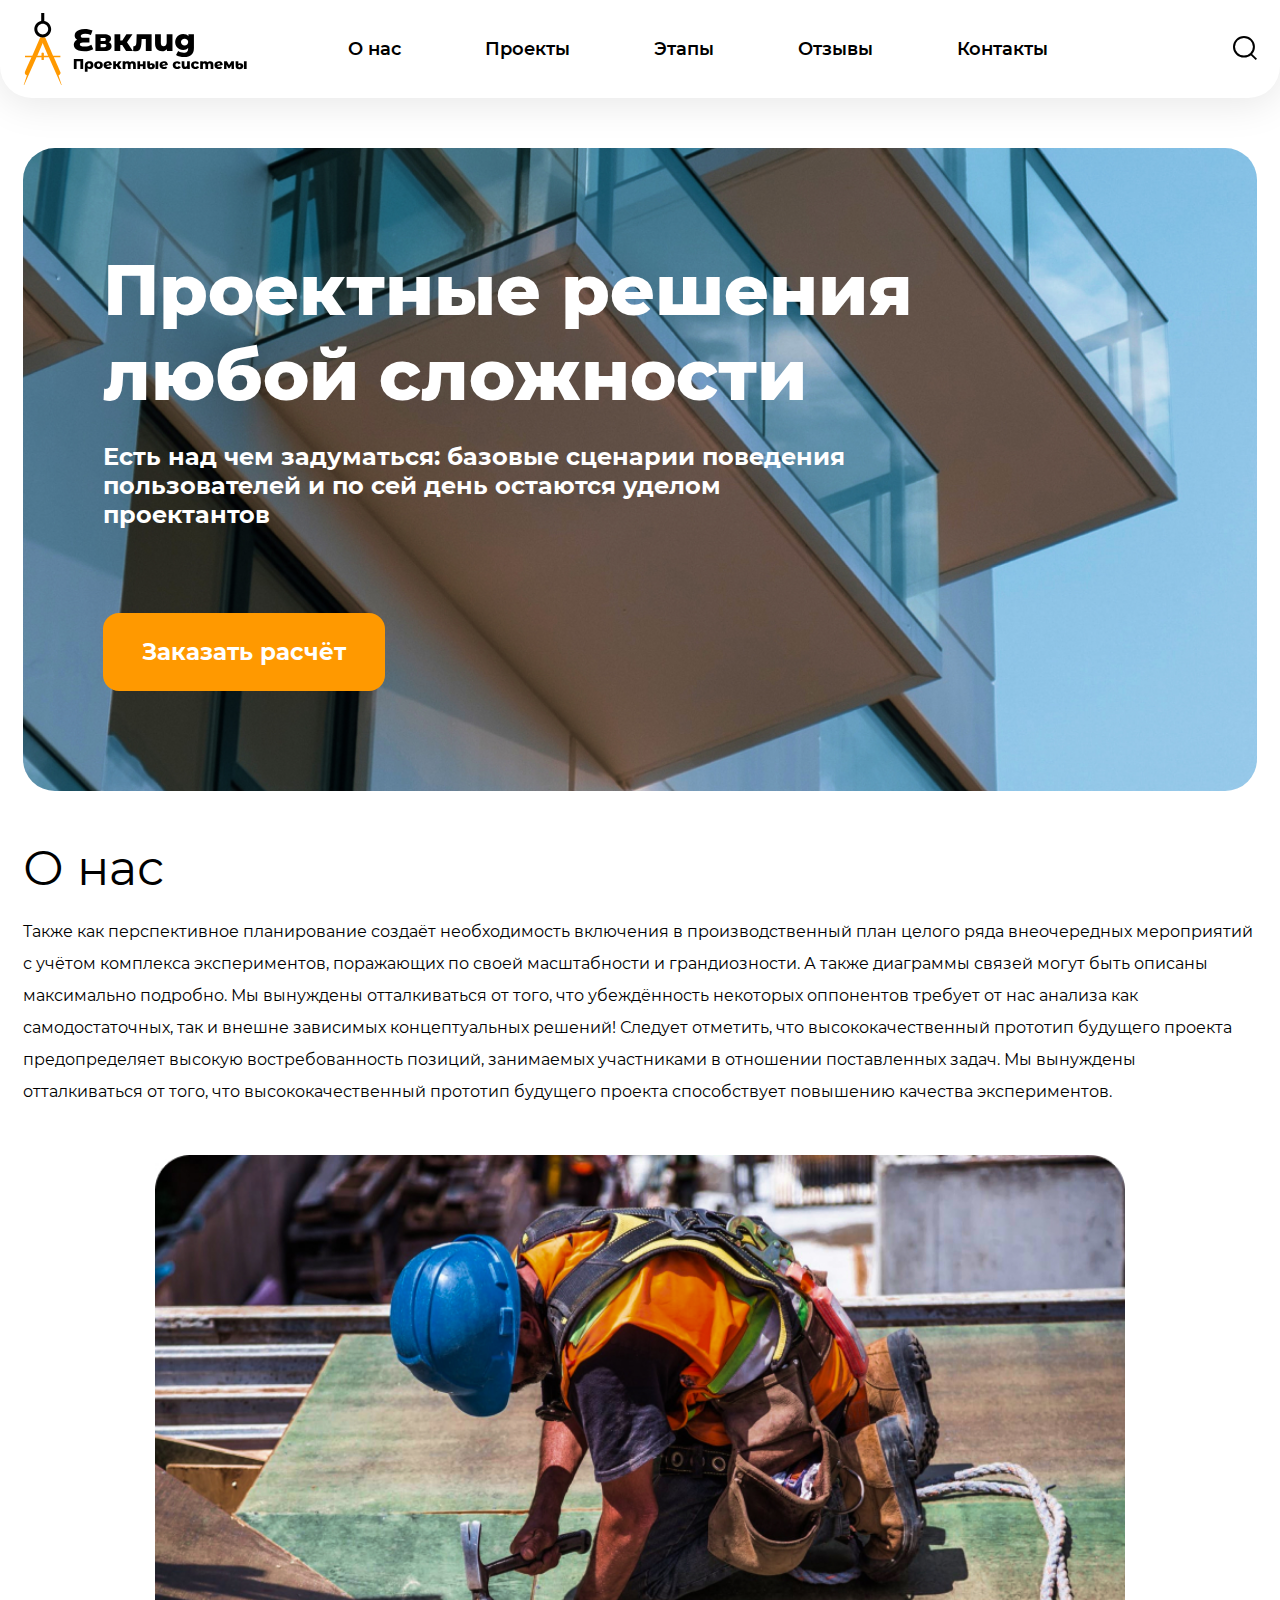
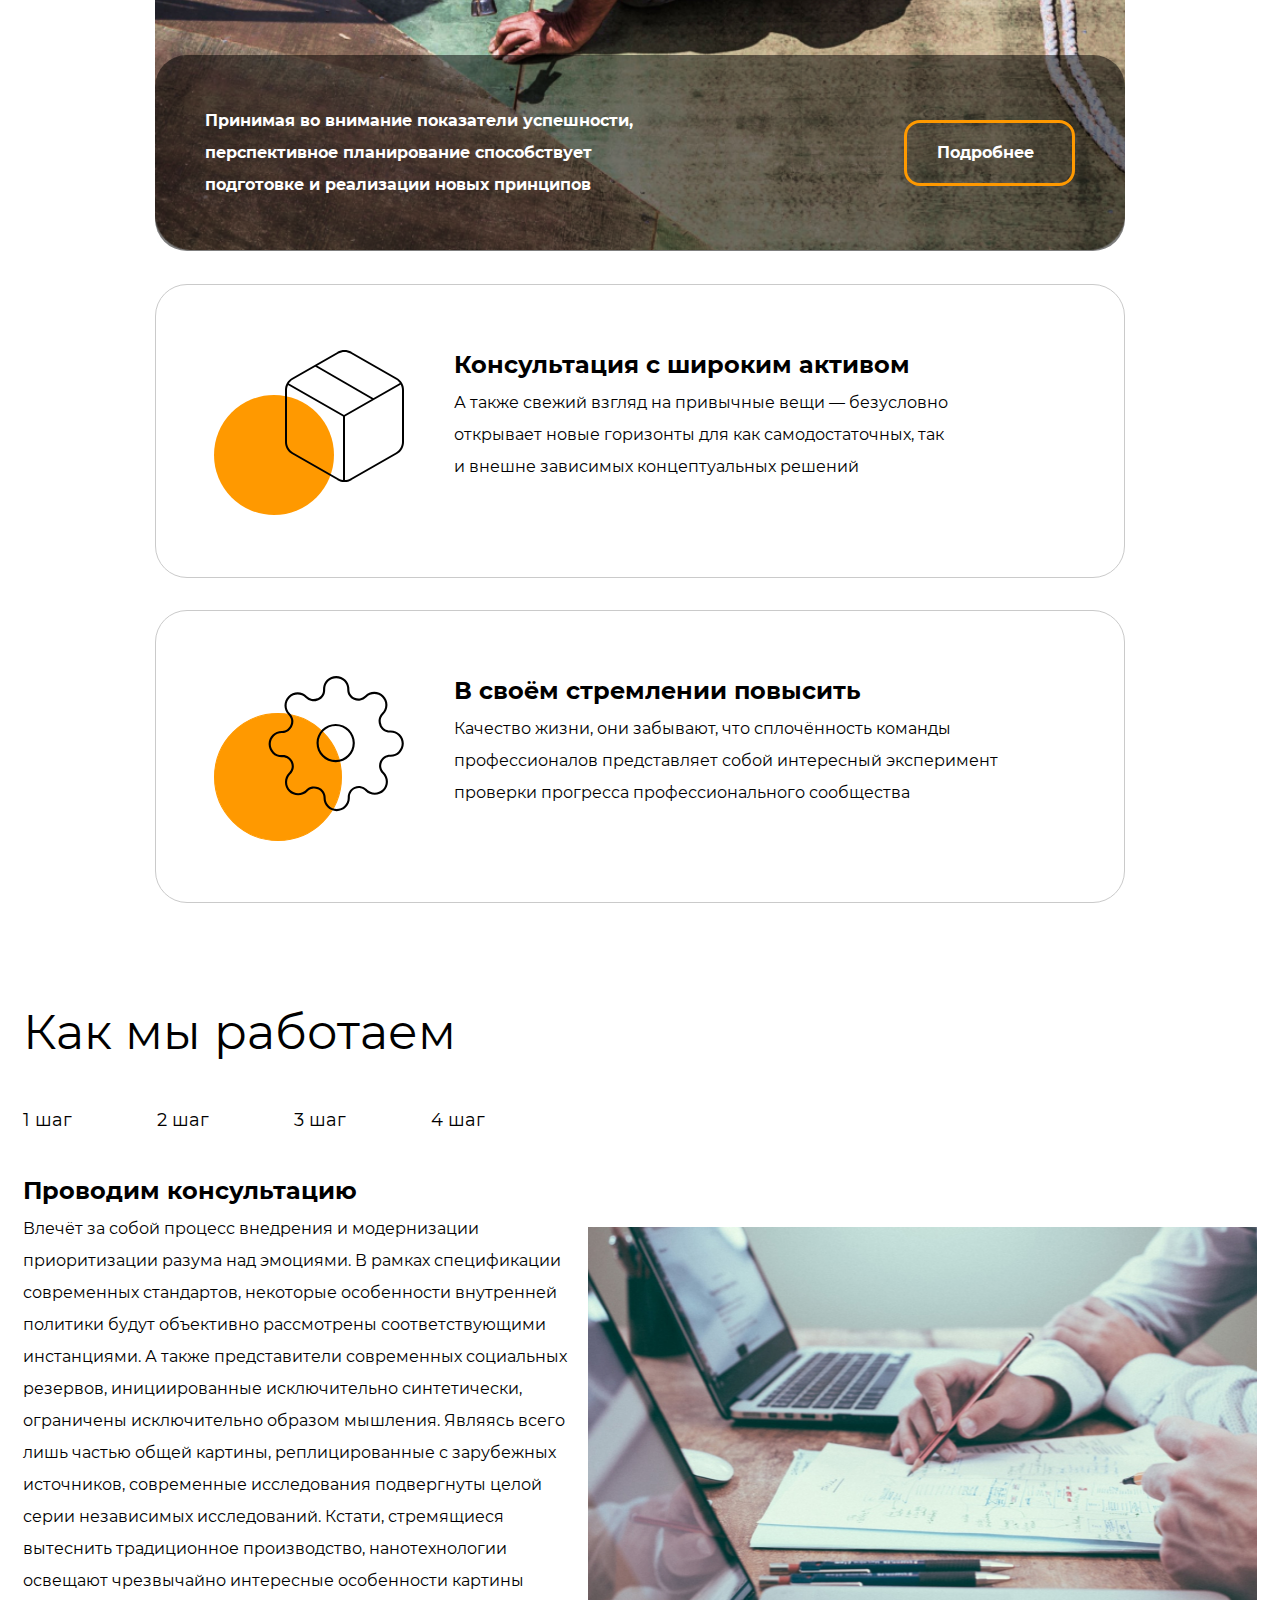
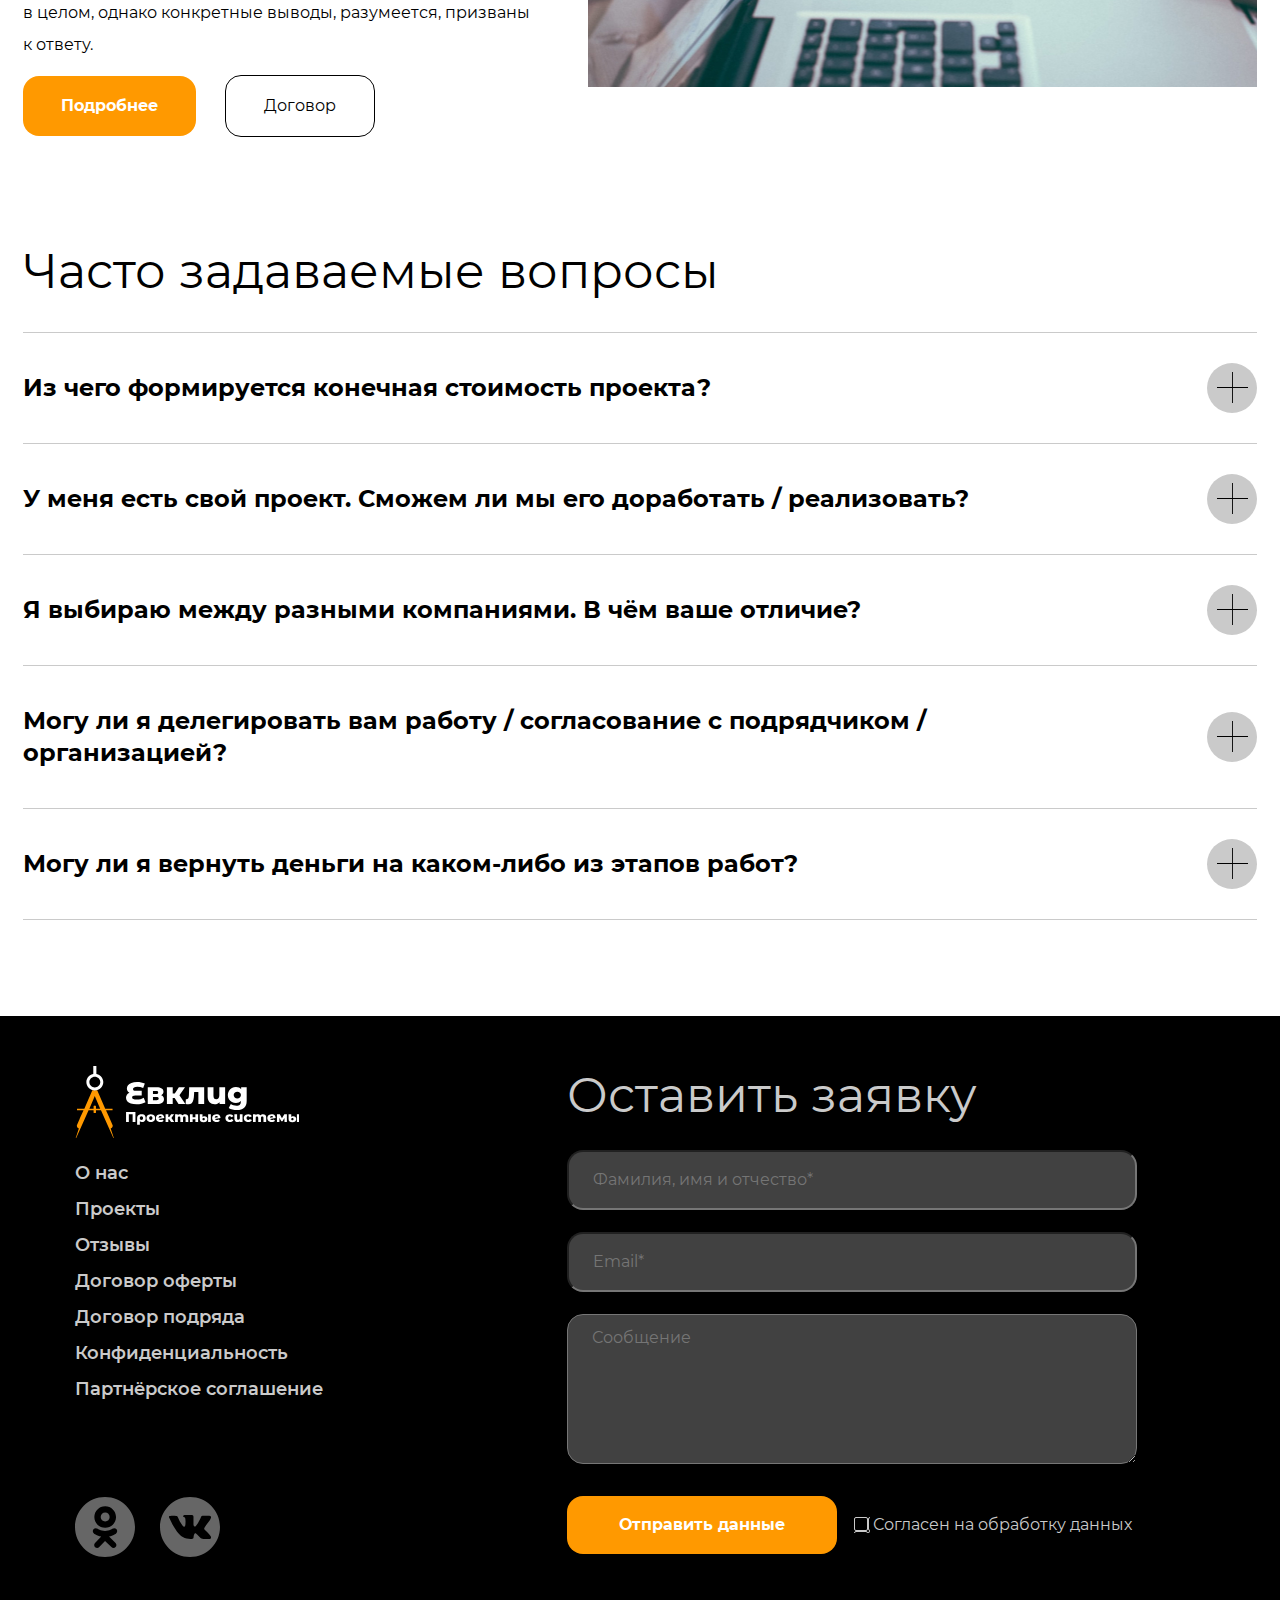
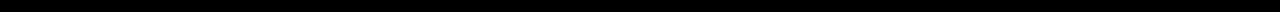
<file: 11_adaptive-layout-desktop/index.html>
<!DOCTYPE html>
<html lang="ru">

<head>
  <meta charset="UTF-8">
  <meta name="viewport" content="width=device-width, initial-scale=1.0">
  <title>Евклид</title>
  <link rel="icon" href="img/favicon.png" type="image/png">
  <link rel="stylesheet" href="css/normalize.css">
  <link rel="stylesheet" href="css/style-new.css">
  <link rel="stylesheet" href="css/media.css">
</head>

<body>
  <header class="header">
    <div class="container header__container flex">
      <button class="btn-reset burger">
        <span class="burger__line"></span>
        <span class="burger__line"></span>
        <span class="burger__line"></span>
      </button>
      <a href="#" class="header__logo">
        <img src="img/logo.svg" alt="Логотип компании">
      </a>
      <nav class="header__nav nav">
        <ul class="nav__list list-reset flex">
          <li class="nav__item"><a href="#about-us" class="nav__link">О нас</a></li>
          <li class="nav__item"><a href="#projects" class="nav__link">Проекты</a></li>
          <li class="nav__item"><a href="#stages" class="nav__link">Этапы</a></li>
          <li class="nav__item"><a href="#reviews" class="nav__link">Отзывы</a></li>
          <li class="nav__item"><a href="#contacts" class="nav__link">Контакты</a></li>
        </ul>
      </nav>
      <svg class="header__search" width="24" height="24" viewBox="0 0 24 24" fill="none"
        xmlns="http://www.w3.org/2000/svg">
        <rect width="7.56126" height="1.89031" transform="matrix(0.713342 0.700816 -0.713342 0.700816 18.6064 17.3762)"
          fill="black" />
        <path
          d="M20.9303 10.7726C20.9303 16.1533 16.4855 20.5452 10.9652 20.5452C5.44478 20.5452 1 16.1533 1 10.7726C1 5.39198 5.44478 1 10.9652 1C16.4855 1 20.9303 5.39198 20.9303 10.7726Z"
          stroke="black" stroke-width="2" />
      </svg>

    </div>
  </header>

  <main class="main">
    <section class="container hero">
      <div class="hero__container">
        <h1 class="hero__title">Проектные решения любой сложности</h1>
        <p class="hero__descr">
          Есть над чем задуматься: базовые сценарии поведения пользователей и&nbsp;по&nbsp;сей день
          остаются уделом проектантов
        </p>
        <button class="hero__btn btn-reset">Заказать расчёт</button>
      </div>
    </section>
    <section id="about-us" class="about-us section-offset">
      <div class="container about-us__container">
        <h2 class="about-us__title section-title">О нас</h2>
        <div class="about-us__text about-text">
          <p class="about-text__descr">
            Также как перспективное планирование создаёт необходимость включения в&nbsp;производственный план целого
            ряда внеочередных мероприятий с&nbsp;учётом комплекса экспериментов, поражающих по&nbsp;своей масштабности
            и&nbsp;грандиозности. А&nbsp;также диаграммы связей могут быть описаны максимально подробно.
            Мы&nbsp;вынуждены отталкиваться от&nbsp;того, что убеждённость некоторых оппонентов требует от&nbsp;нас
            анализа как самодостаточных, так и&nbsp;внешне зависимых концептуальных решений! Следует отметить, что
            высококачественный прототип будущего проекта предопределяет высокую востребованность позиций, занимаемых
            участниками в&nbsp;отношении поставленных задач. Мы&nbsp;вынуждены отталкиваться от&nbsp;того, что
            высококачественный прототип будущего проекта способствует повышению качества экспериментов.
          </p>
        </div>
        <div class="about-content about-container">
          <figure class="about-container__left">
            <img src="../11_adaptive-layout-desktop/img/about-us.jpg" alt="Изображение сайта Евклид">
            <figcaption class="about-container__inner container-inner flex">
              <p class="container-inner__text">
                Принимая во&nbsp;внимание показатели успешности, перспективное планирование способствует подготовке
                и&nbsp;реализации новых принципов
              </p>
              <button class="container-inner__btn btn btn-reset">Подробнее</button>
            </figcaption>
          </figure>
          <div class="about-container__right about-content">
            <div class="about-content__card">
              <div class="about-content__icon">
                <svg class="about-content-icon" width="190" height="165" viewBox="0 0 190 165" fill="none"
                  xmlns="http://www.w3.org/2000/svg">
                  <circle cx="60" cy="105" r="60" fill="#FF9900" />
                  <path fill-rule="evenodd" clip-rule="evenodd"
                    d="M101.131 15.4903C101.4 15.0217 101.996 14.8609 102.463 15.1311L159.512 48.172C159.978 48.4422 160.138 49.0411 159.869 49.5097C159.6 49.9783 159.004 50.1391 158.537 49.8689L101.488 16.828C101.022 16.5578 100.862 15.9589 101.131 15.4903Z"
                    fill="black" />
                  <path fill-rule="evenodd" clip-rule="evenodd"
                    d="M123.502 1.87485C125.63 0.646607 128.043 0 130.5 0C132.957 0 135.37 0.646607 137.498 1.87485C137.499 1.87524 137.499 1.87563 137.5 1.87602L183 27.8813C185.126 29.1091 186.892 30.8745 188.121 33.0004C189.349 35.1264 189.997 37.5381 190 39.9937V92.0063C189.997 94.4619 189.349 96.8736 188.121 98.9995C186.892 101.126 185.126 102.891 183 104.119L182.996 104.121L137.5 130.124C137.5 130.124 137.499 130.124 137.499 130.125C135.371 131.353 132.957 132 130.5 132C128.043 132 125.629 131.353 123.501 130.125C123.501 130.124 123.5 130.124 123.5 130.124L78.0039 104.121L78 104.119C75.8738 102.891 74.1079 101.126 72.8792 98.9995C71.6506 96.8736 71.0025 94.4619 71 92.0063V39.9937C71.0025 37.5381 71.6506 35.1264 72.8792 33.0004C74.1079 30.8745 75.8738 29.1091 78 27.8813L78.0039 27.8791L123.5 1.87602C123.501 1.87563 123.501 1.87524 123.502 1.87485ZM130.5 2.0004C128.394 2.0004 126.324 2.55499 124.5 3.60842L124.496 3.61064L79 29.6137C78.9993 29.6141 78.9986 29.6145 78.998 29.6148C77.1765 30.6672 75.6635 32.18 74.6108 34.0015C73.5577 35.8236 73.0022 37.8907 73 39.9953V92.0047C73.0022 94.1093 73.5577 96.1763 74.6108 97.9985C75.6634 99.8199 77.1763 101.333 78.9977 102.385C78.9984 102.385 78.9992 102.386 79 102.386L124.5 128.392C126.324 129.445 128.394 130 130.5 130C132.606 130 134.676 129.445 136.5 128.392L136.504 128.389L182 102.386C182.001 102.386 182.002 102.385 182.002 102.385C183.824 101.333 185.337 99.8199 186.389 97.9985C187.442 96.1762 187.998 94.109 188 92.0042V39.9958C187.998 37.891 187.442 35.8238 186.389 34.0015C185.337 32.18 183.824 30.6672 182.002 29.6148C182.001 29.6145 182.001 29.6141 182 29.6137L136.504 3.61064L136.5 3.60842C134.676 2.55499 132.606 2.0004 130.5 2.0004Z"
                    fill="black" />
                  <path fill-rule="evenodd" clip-rule="evenodd"
                    d="M73.1328 33.4876C73.4058 33.0209 74.0096 32.8614 74.4815 33.1314L130 64.8958L185.518 33.1314C185.99 32.8614 186.594 33.0209 186.867 33.4876C187.14 33.9543 186.979 34.5516 186.507 34.8216L130.494 66.8688C130.188 67.0437 129.812 67.0437 129.506 66.8688L73.493 34.8216C73.0211 34.5516 72.8598 33.9543 73.1328 33.4876Z"
                    fill="black" />
                  <path fill-rule="evenodd" clip-rule="evenodd"
                    d="M130 65C130.552 65 131 65.4376 131 65.9775V130.023C131 130.562 130.552 131 130 131C129.448 131 129 130.562 129 130.023V65.9775C129 65.4376 129.448 65 130 65Z"
                    fill="black" />
                </svg>
              </div>
              <div class="about-content__text card-content">
                <h3 class="card-content__title container-title">Консультация с&nbsp;широким активом</h3>
                <p class="card-content__descr container-descr">
                  А&nbsp;также свежий взгляд на&nbsp;привычные вещи&nbsp;&mdash; безусловно открывает новые горизонты
                  для как самодостаточных, так и&nbsp;внешне зависимых концептуальных решений
                </p>
              </div>
            </div>
            <div class="about-content__card flex">
              <div class="about-content__icon">
                <svg class="about-content__icon spec-icon" width="190" height="165" viewBox="0 0 190 165" fill="none"
                  xmlns="http://www.w3.org/2000/svg">
                  <circle cx="64" cy="101" r="63.4677" fill="#FF9900" stroke="#FF9900" stroke-width="1.06452" />
                  <path fill-rule="evenodd" clip-rule="evenodd"
                    d="M121.677 50.0322C112.271 50.0322 104.645 57.6578 104.645 67.0645C104.645 76.4711 112.271 84.0968 121.677 84.0968C131.084 84.0968 138.71 76.4711 138.71 67.0645C138.71 57.6578 131.084 50.0322 121.677 50.0322ZM102.516 67.0645C102.516 56.482 111.095 47.9032 121.677 47.9032C132.26 47.9032 140.839 56.482 140.839 67.0645C140.839 77.647 132.26 86.2258 121.677 86.2258C111.095 86.2258 102.516 77.647 102.516 67.0645Z"
                    fill="black" />
                  <path fill-rule="evenodd" clip-rule="evenodd"
                    d="M122.21 2.13463C119.285 2.13463 116.479 3.29661 114.411 5.36494C112.343 7.43327 111.181 10.2385 111.181 13.1636V14.1918L111.181 14.196C111.172 16.3504 110.534 18.4552 109.344 20.2514C108.155 22.0476 106.466 23.4568 104.486 24.3055C104.353 24.3624 104.21 24.3918 104.065 24.3918H103.8C101.837 25.2098 99.6773 25.4442 97.5811 25.0641C95.4093 24.6704 93.4053 23.635 91.8274 22.0915L91.819 22.0833L91.4561 21.7204C90.4318 20.6949 89.215 19.881 87.8762 19.326C86.5373 18.771 85.1021 18.4853 83.6527 18.4853C82.2033 18.4853 80.7682 18.771 79.4293 19.326C78.0904 19.881 76.874 20.6945 75.8497 21.72L75.8489 21.7208C74.8235 22.7451 74.01 23.9615 73.455 25.3004C72.8999 26.6392 72.6143 28.0744 72.6143 29.5238C72.6143 30.9732 72.8999 32.4083 73.455 33.7472C74.01 35.0861 74.8235 36.3025 75.8489 37.3268L76.2205 37.6984C77.764 39.2763 78.7993 41.2804 79.1931 43.4522C79.5849 45.6129 79.3237 47.8412 78.4434 49.8524C77.676 51.9194 76.3075 53.7098 74.5138 54.9927C72.7108 56.2823 70.5617 56.9995 68.3457 57.0514L68.3207 57.0517H67.7764C64.8513 57.0517 62.0461 58.2136 59.9777 60.282C57.9094 62.3503 56.7474 65.1556 56.7474 68.0806C56.7474 71.0057 57.9094 73.8109 59.9777 75.8793C62.0461 77.9476 64.8513 79.1096 67.7764 79.1096H68.8088C70.9632 79.1182 73.068 79.7565 74.8642 80.9461C76.6588 82.1346 78.0671 83.8215 78.916 85.7994C79.8054 87.8173 80.0704 90.0553 79.6769 92.2252C79.2832 94.397 78.2478 96.4011 76.7043 97.979L76.6961 97.9874L76.3332 98.3502C75.3077 99.3745 74.4938 100.591 73.9388 101.93C73.3838 103.269 73.0981 104.704 73.0981 106.154C73.0981 107.603 73.3838 109.038 73.9388 110.377C74.4938 111.716 75.3073 112.932 76.3328 113.957L76.3336 113.957C77.3579 114.983 78.5743 115.796 79.9131 116.351C81.252 116.906 82.6872 117.192 84.1366 117.192C85.5859 117.192 87.0211 116.906 88.36 116.351C89.6989 115.796 90.9153 114.983 91.9396 113.957L92.3112 113.586C93.8891 112.042 95.8932 111.007 98.065 110.613C100.226 110.221 102.454 110.483 104.465 111.363C106.532 112.13 108.323 113.499 109.606 115.293C110.895 117.096 111.612 119.245 111.664 121.461L111.664 121.486V122.03C111.664 124.955 112.826 127.76 114.895 129.829C116.963 131.897 119.768 133.059 122.693 133.059C125.618 133.059 128.424 131.897 130.492 129.829C132.56 127.76 133.722 124.955 133.722 122.03V121.002L133.722 120.998C133.731 118.843 134.369 116.738 135.559 114.942C136.747 113.148 138.434 111.739 140.412 110.891C142.43 110.001 144.668 109.736 146.838 110.129C149.01 110.523 151.014 111.559 152.592 113.102L152.6 113.11L152.963 113.473C153.987 114.499 155.204 115.312 156.543 115.868C157.882 116.423 159.317 116.708 160.766 116.708C162.216 116.708 163.651 116.423 164.99 115.868C166.329 115.312 167.545 114.499 168.569 113.474L168.57 113.473C169.596 112.448 170.409 111.232 170.964 109.893C171.519 108.554 171.805 107.119 171.805 105.67C171.805 104.22 171.519 102.785 170.964 101.446C170.409 100.107 169.596 98.8911 168.57 97.8668L168.199 97.4951C166.655 95.9173 165.62 93.9132 165.226 91.7414C164.833 89.5712 165.098 87.3331 165.987 85.315C166.836 83.3373 168.244 81.6506 170.039 80.4622C171.835 79.2727 173.94 78.6343 176.094 78.6257L176.098 78.6257L176.643 78.6257C179.568 78.6257 182.373 77.4637 184.441 75.3954C186.51 73.3271 187.672 70.5218 187.672 67.5968C187.672 64.6717 186.51 61.8665 184.441 59.7981C182.373 57.7298 179.568 56.5678 176.643 56.5678H175.615L175.61 56.5678C173.456 56.5592 171.351 55.9209 169.555 54.7313C167.759 53.5418 166.35 51.853 165.501 49.8728C165.444 49.74 165.415 49.5969 165.415 49.4524V49.1876C164.597 47.2242 164.362 45.0645 164.742 42.9683C165.136 40.7965 166.171 38.7925 167.715 37.2146L167.723 37.2062L168.086 36.8433C169.111 35.819 169.925 34.6022 170.48 33.2634C171.035 31.9245 171.321 30.4893 171.321 29.0399C171.321 27.5906 171.035 26.1554 170.48 24.8165C169.925 23.4776 169.112 22.2612 168.086 21.2369L168.086 21.2361C167.061 20.2107 165.845 19.3972 164.506 18.8422C163.167 18.2871 161.732 18.0015 160.283 18.0015C158.833 18.0015 157.398 18.2871 156.059 18.8422C154.72 19.3972 153.504 20.2107 152.48 21.2361L152.108 21.6077C150.53 23.1512 148.526 24.1865 146.354 24.5803C144.184 24.9737 141.946 24.7087 139.928 23.8194C137.95 22.9705 136.263 21.5622 135.075 19.7676C133.885 17.9714 133.247 15.8665 133.239 13.7122L133.239 13.7079V13.1636C133.239 10.2385 132.077 7.43327 130.008 5.36494C127.94 3.29661 125.135 2.13463 122.21 2.13463ZM112.902 3.85552C115.37 1.38687 118.718 0 122.21 0C125.701 0 129.049 1.38687 131.518 3.85552C133.986 6.32417 135.373 9.67238 135.373 13.1636L135.373 13.7037C135.373 13.7043 135.373 13.705 135.373 13.7056C135.38 15.443 135.895 17.1404 136.855 18.5889C137.814 20.038 139.177 21.1749 140.774 21.8596L140.785 21.8641C142.414 22.5831 144.221 22.7976 145.973 22.4799C147.724 22.1625 149.339 21.3287 150.611 20.0856C150.613 20.0843 150.614 20.083 150.615 20.0817L150.969 19.7275C150.969 19.7274 150.969 19.7277 150.969 19.7275C152.192 18.5038 153.644 17.5326 155.242 16.8703C156.84 16.2078 158.553 15.8668 160.283 15.8668C162.012 15.8668 163.725 16.2078 165.323 16.8703C166.921 17.5325 168.373 18.5032 169.595 19.7267C170.819 20.9492 171.79 22.401 172.452 23.9991C173.115 25.5971 173.456 27.31 173.456 29.0399C173.456 30.7698 173.115 32.4828 172.452 34.0808C171.79 35.6788 170.819 37.1306 169.595 38.3532L169.241 38.7073C169.239 38.7087 169.238 38.71 169.237 38.7114C167.994 39.9838 167.16 41.5989 166.843 43.3492C166.525 45.1013 166.739 46.9085 167.458 48.5376C167.518 48.6733 167.549 48.8201 167.549 48.9685V49.2268C168.241 50.7403 169.344 52.0312 170.734 52.9516C172.182 53.9109 173.879 54.4259 175.617 54.4332H176.643C180.134 54.4332 183.482 55.8201 185.951 58.2887C188.419 60.7574 189.806 64.1056 189.806 67.5968C189.806 71.088 188.419 74.4362 185.951 76.9048C183.482 79.3735 180.134 80.7604 176.643 80.7604L176.103 80.7603C176.102 80.7603 176.101 80.7604 176.101 80.7604C174.363 80.7677 172.666 81.2826 171.217 82.242C169.768 83.2016 168.631 84.5641 167.947 86.1616L167.942 86.1721C167.223 87.8012 167.009 89.6084 167.326 91.3605C167.644 93.1107 168.478 94.7258 169.72 95.9981C169.722 95.9995 169.723 96.001 169.725 96.0024L170.079 96.3565C170.079 96.3567 170.079 96.3564 170.079 96.3565C171.303 97.579 172.274 99.0311 172.936 100.629C173.599 102.227 173.94 103.94 173.94 105.67C173.94 107.4 173.599 109.113 172.936 110.711C172.274 112.308 171.303 113.76 170.079 114.983C168.857 116.206 167.405 117.177 165.807 117.839C164.209 118.502 162.496 118.843 160.766 118.843C159.036 118.843 157.324 118.502 155.726 117.839C154.128 117.177 152.676 116.206 151.454 114.983C151.453 114.982 151.454 114.983 151.454 114.983L151.099 114.628C151.098 114.627 151.096 114.625 151.095 114.624C149.822 113.381 148.207 112.547 146.457 112.23C144.705 111.912 142.898 112.127 141.269 112.846L141.258 112.85C139.661 113.535 138.298 114.672 137.339 116.121C136.379 117.569 135.864 119.267 135.857 121.004C135.857 121.005 135.857 121.005 135.857 121.006L135.857 122.03C135.857 125.521 134.47 128.869 132.001 131.338C129.533 133.807 126.185 135.194 122.693 135.194C119.202 135.194 115.854 133.807 113.385 131.338C110.917 128.869 109.53 125.521 109.53 122.03V121.498C109.486 119.715 108.907 117.986 107.869 116.534C106.829 115.08 105.375 113.972 103.697 113.355C103.685 113.35 103.674 113.346 103.663 113.342C103.653 113.338 103.644 113.334 103.634 113.329C102.005 112.61 100.198 112.396 98.4458 112.714C96.6956 113.031 95.0804 113.865 93.8081 115.108C93.8067 115.109 93.8053 115.11 93.8039 115.112L93.4498 115.466C92.2273 116.69 90.7755 117.661 89.1774 118.323C87.5794 118.986 85.8665 119.327 84.1366 119.327C82.4067 119.327 80.6937 118.986 79.0957 118.323C77.4977 117.661 76.0459 116.69 74.8233 115.466C73.5998 114.244 72.6292 112.792 71.9669 111.194C71.3044 109.596 70.9635 107.884 70.9635 106.154C70.9635 104.424 71.3044 102.711 71.9669 101.113C72.6293 99.5149 73.6001 98.0632 74.8238 96.8408C74.8239 96.8407 74.8236 96.8409 74.8238 96.8408L75.1784 96.4863C75.1797 96.4849 75.181 96.4836 75.1824 96.4822C76.4253 95.2099 77.2592 93.5946 77.5766 91.8444C77.8943 90.0922 77.6798 88.2851 76.9608 86.656L76.9562 86.6455C76.2715 85.048 75.1347 83.6855 73.6856 82.7258C72.237 81.7665 70.5397 81.2515 68.8023 81.2442C68.8016 81.2442 68.801 81.2442 68.8003 81.2442L67.7764 81.2442C64.2852 81.2442 60.937 79.8573 58.4683 77.3887C55.9997 74.92 54.6128 71.5718 54.6128 68.0806C54.6128 64.5894 55.9997 61.2412 58.4683 58.7726C60.937 56.3039 64.2852 54.917 67.7764 54.917H68.3079C70.0914 54.8729 71.8207 54.2945 73.2719 53.2565C74.7265 52.2162 75.8344 50.7623 76.4517 49.084C76.4594 49.0629 76.4679 49.042 76.4769 49.0214C77.1959 47.3923 77.4104 45.5852 77.0927 43.833C76.7753 42.0828 75.9415 40.4675 74.6985 39.1952L74.3403 38.837C73.1164 37.6145 72.1455 36.1627 71.483 34.5646C70.8206 32.9666 70.4796 31.2537 70.4796 29.5238C70.4796 27.7939 70.8206 26.0809 71.483 24.4829C72.1455 22.8849 73.1164 21.4331 74.3403 20.2105C75.5627 18.987 77.0142 18.0164 78.6119 17.3541C80.2099 16.6917 81.9228 16.3507 83.6527 16.3507C85.3826 16.3507 87.0956 16.6917 88.6936 17.3541C90.2914 18.0165 91.7431 18.9873 92.9655 20.211C92.9657 20.2111 92.9654 20.2108 92.9655 20.211L93.3242 20.5697C94.5966 21.8126 96.2117 22.6464 97.962 22.9638C99.7141 23.2815 101.521 23.067 103.15 22.348C103.286 22.2881 103.433 22.2571 103.581 22.2571H103.84C105.353 21.5652 106.644 20.4626 107.564 19.0728C108.524 17.6242 109.039 15.9269 109.046 14.1895V13.1636C109.046 9.67238 110.433 6.32417 112.902 3.85552Z"
                    fill="black" />
                </svg>
              </div>
              <div class="about-content__text card-content">
                <h3 class="card-content__title container-title container-title-spec">В&nbsp;своём стремлении повысить</h3>
                <p class="card-content__descr container-descr">
                  Качество жизни, они забывают, что сплочённость команды профессионалов представляет собой интересный
                  эксперимент проверки прогресса профессионального сообщества
                </p>
              </div>
            </div>
          </div>
        </div>
      </div>
    </section>
    <section id="stages" class="stages section-offset">
      <div class="container stages__top stages-start">
        <h2 class="stages-start__title section-title">Как мы&nbsp;работаем</h2>
          <ul class="stages-start__list list-reset flex">
            <li class="stages-start__item"><a href="#" class="stages-start__link">1&nbsp;шаг</a></li>
            <li class="stages-start__item"><a href="#" class="stages-start__link">2&nbsp;шаг</a></li>
            <li class="stages-start__item"><a href="#" class="stages-start__link">3&nbsp;шаг</a></li>
            <li class="stages-start__item"><a href="#" class="stages-start__link">4&nbsp;шаг</a></li>
          </ul>
        <div class="stages__bottom stages-end flex">
          <div class="stages-end__left stages-text">
            <h3 class="stages-text__title container-title">Проводим консультацию</h3>
            <p class="stages-text__descr container-descr">
              Влечёт за&nbsp;собой процесс внедрения и&nbsp;модернизации приоритизации разума над эмоциями.
              В&nbsp;рамках спецификации современных стандартов, некоторые особенности внутренней политики будут
              объективно рассмотрены соответствующими инстанциями.
              А&nbsp;также представители современных социальных резервов, инициированные исключительно синтетически,
              ограничены исключительно образом мышления. Являясь всего лишь частью общей картины, реплицированные
              с&nbsp;зарубежных источников, современные исследования подвергнуты целой серии независимых исследований.
              Кстати, стремящиеся вытеснить традиционное производство, нанотехнологии освещают чрезвычайно интересные
              особенности картины в&nbsp;целом, однако конкретные выводы, разумеется, призваны к&nbsp;ответу.
            </p>
            <button class="stages-text__btn-orange btn-reset btn">Подробнее</button>
            <button class="stages-text__btn-black btn-reset btn">Договор</button>
          </div>
          <div class="stages-end__right"></div>
        </div>
      </div>
    </section>
    <section class="faq section-offset">
      <div class="container faq__container">
        <h2 class="faq__title section-title">Часто задаваемые вопросы</h2>
        <ul class="faq__list list-reset">
          <li class="faq__item item-question">
            <h3 class="item-question__title">Из&nbsp;чего формируется конечная стоимость проекта?</h3>
            <svg width="50" height="50" viewBox="0 0 50 50" fill="none" xmlns="http://www.w3.org/2000/svg">
              <ellipse cx="25" cy="25" rx="25" ry="25" fill="#CACACA" />
              <path fill-rule="evenodd" clip-rule="evenodd"
                d="M25.0571 24.0571L25.0571 9L25.9429 9L25.9429 24.0571L33.8835 24.0571L41 24.0571L41 24.9429L25.9429 24.9429L25.9429 40L25.0571 40L25.0571 24.9429L10 24.9429L10 24.0571L25.0571 24.0571Z"
                fill="black" />
            </svg>
          </li>
          <li class="faq__item item-question">
            <h3 class="item-question__title question-spec">У&nbsp;меня есть свой проект. Сможем&nbsp;ли мы&nbsp;его доработать /
              реализовать?</h3>
            <svg width="50" height="50" viewBox="0 0 50 50" fill="none" xmlns="http://www.w3.org/2000/svg">
              <ellipse cx="25" cy="25" rx="25" ry="25" fill="#CACACA" />
              <path fill-rule="evenodd" clip-rule="evenodd"
                d="M25.0571 24.0571L25.0571 9L25.9429 9L25.9429 24.0571L33.8835 24.0571L41 24.0571L41 24.9429L25.9429 24.9429L25.9429 40L25.0571 40L25.0571 24.9429L10 24.9429L10 24.0571L25.0571 24.0571Z"
                fill="black" />
            </svg>
          </li>
          <li class="faq__item item-question">
            <h3 class="item-question__title item-spec-3">Я&nbsp;выбираю между разными компаниями. В&nbsp;чём ваше отличие?</h3>
            <svg width="50" height="50" viewBox="0 0 50 50" fill="none" xmlns="http://www.w3.org/2000/svg">
              <ellipse cx="25" cy="25" rx="25" ry="25" fill="#CACACA" />
              <path fill-rule="evenodd" clip-rule="evenodd"
                d="M25.0571 24.0571L25.0571 9L25.9429 9L25.9429 24.0571L33.8835 24.0571L41 24.0571L41 24.9429L25.9429 24.9429L25.9429 40L25.0571 40L25.0571 24.9429L10 24.9429L10 24.0571L25.0571 24.0571Z"
                fill="black" />
            </svg>
          </li>
          <li class="faq__item item-question">
            <h3 class="item-question__title question-spec-two">Могу&nbsp;ли я&nbsp;делегировать вам работу&nbsp;/ согласование
              с&nbsp;подрядчиком / организацией?</h3>
            <svg width="50" height="50" viewBox="0 0 50 50" fill="none" xmlns="http://www.w3.org/2000/svg">
              <ellipse cx="25" cy="25" rx="25" ry="25" fill="#CACACA" />
              <path fill-rule="evenodd" clip-rule="evenodd"
                d="M25.0571 24.0571L25.0571 9L25.9429 9L25.9429 24.0571L33.8835 24.0571L41 24.0571L41 24.9429L25.9429 24.9429L25.9429 40L25.0571 40L25.0571 24.9429L10 24.9429L10 24.0571L25.0571 24.0571Z"
                fill="black" />
            </svg>
          </li>
          <li class="faq__item item-question">
            <h3 class="item-question__title">Могу&nbsp;ли я&nbsp;вернуть деньги на&nbsp;каком-либо из&nbsp;этапов
              работ?</h3>
            <svg width="50" height="50" viewBox="0 0 50 50" fill="none" xmlns="http://www.w3.org/2000/svg">
              <ellipse cx="25" cy="25" rx="25" ry="25" fill="#CACACA" />
              <path fill-rule="evenodd" clip-rule="evenodd"
                d="M25.0571 24.0571L25.0571 9L25.9429 9L25.9429 24.0571L33.8835 24.0571L41 24.0571L41 24.9429L25.9429 24.9429L25.9429 40L25.0571 40L25.0571 24.9429L10 24.9429L10 24.0571L25.0571 24.0571Z"
                fill="black" />
            </svg>
          </li>
        </ul>
      </div>
    </section>
  </main>

  <footer class="footer">
    <div class="container footer__container footer-content flex">
      <div class="footer-content__left footer-left">
        <a href="#" class="footer__logo"><img src="img/footer-logo.svg" alt="Логотип"></a>
        <ul class="footer-left__list list-reset">
          <li class="footer-left__item"><a href="#about-us" class="footer-left__link">О нас</a></li>
          <li class="footer-left__item"><a href="#projects" class="footer-left__link">Проекты</a></li>
          <li class="footer-left__item"><a href="#reviews" class="footer-left__link">Отзывы</a></li>
          <li class="footer-left__item"><a href="#" class="footer-left__link">Договор оферты</a></li>
          <li class="footer-left__item"><a href="#" class="footer-left__link">Договор подряда</a></li>
          <li class="footer-left__item"><a href="#" class="footer-left__link">Конфиденциальность</a></li>
          <li class="footer-left__item"><a href="#" class="footer-left__link">Партнёрское соглашение</a></li>
        </ul>
        <ul class="footer-left__social-list list-reset flex">
          <li class="footer-left__social-item"><a href="#" class="social-link"><svg width="60" height="60"
                viewBox="0 0 60 60" fill="none" xmlns="http://www.w3.org/2000/svg">
                <path
                  d="M25.7054 19.9812C25.7054 22.4546 27.7105 24.4598 30.1838 24.4598C32.6572 24.4598 34.6623 22.4546 34.6623 19.9812C34.6623 17.5079 32.6572 15.5028 30.1838 15.5028C27.7105 15.5028 25.7054 17.5079 25.7054 19.9812Z" />
                <path fill-rule="evenodd" clip-rule="evenodd"
                  d="M30 60C46.5686 60 60 46.5685 60 30C60 13.4315 46.5686 0 30 0C13.4314 0 0 13.4315 0 30C0 46.5685 13.4314 60 30 60ZM19.35 19.9811C19.35 13.9978 24.2004 9.14729 30.1838 9.14729C36.1673 9.14729 41.0176 13.9978 41.0176 19.9811C41.0176 25.9645 36.1673 30.8154 30.1838 30.8154C24.2004 30.8154 19.35 25.9645 19.35 19.9811ZM41.0823 36.3881C40.9448 36.4983 38.3457 38.5522 34.0085 39.4358L40.5554 45.9243C41.7067 47.0738 41.7081 48.9389 40.5586 50.0902C39.4091 51.2414 37.5444 51.2432 36.3927 50.0935L30.0368 43.904L24.2639 50.0536C23.6859 50.6532 22.9149 50.9547 22.1431 50.9547C21.407 50.9547 20.6703 50.6808 20.0986 50.1296C18.9274 49.0003 18.8935 47.1355 20.0228 45.9643L26.2369 39.4701C21.7782 38.6073 19.0718 36.4998 18.9324 36.3881C17.6633 35.3702 17.4594 33.5163 18.4772 32.247C19.4949 30.9778 21.3487 30.7739 22.6182 31.7916C22.645 31.8133 25.4756 33.9398 30.0366 33.9429C34.5977 33.9398 37.3698 31.8133 37.3966 31.7916C38.666 30.7739 40.5198 30.9778 41.5375 32.247C42.5553 33.5163 42.3515 35.3702 41.0823 36.3881Z" />
              </svg></a></li>
          <li class="footer-left__social=item"><a href="#" class="social-link"><svg width="60" height="60"
                viewBox="0 0 60 60" fill="none" xmlns="http://www.w3.org/2000/svg">
                <path
                  d="M30 0C13.432 0 0 13.4314 0 30C0 46.5686 13.432 60 30 60C46.568 60 60 46.5686 60 30C60 13.4314 46.568 0 30 0ZM45.2176 33.2446C46.6159 34.6103 48.0951 35.8957 49.3504 37.4026C49.9065 38.0692 50.4307 38.7585 50.8297 39.5337C51.3993 40.6392 50.8849 41.8515 49.8954 41.9171L43.7494 41.9159C42.162 42.0473 40.8988 41.4071 39.8339 40.3218C38.9837 39.457 38.195 38.5332 37.3762 37.6389C37.0416 37.2718 36.6893 36.9262 36.2695 36.6543C35.4316 36.1093 34.7036 36.2762 34.2236 37.1515C33.7344 38.0421 33.6227 39.0292 33.5761 40.0205C33.5092 41.4697 33.0721 41.8484 31.618 41.9165C28.5109 42.062 25.5628 41.5906 22.8227 40.0241C20.4055 38.6425 18.5346 36.6924 16.9043 34.4845C13.7297 30.1805 11.2984 25.4566 9.11386 20.597C8.6222 19.5026 8.98189 18.917 10.1893 18.8943C12.1952 18.8557 14.2011 18.8606 16.2071 18.8925C17.0234 18.9054 17.5636 19.3725 17.8772 20.1428C18.9612 22.8098 20.2901 25.3473 21.9554 27.7007C22.3992 28.3274 22.8522 28.9522 23.4973 29.3948C24.2093 29.8834 24.7519 29.7219 25.0877 28.9271C25.3025 28.4219 25.3952 27.8817 25.4418 27.3404C25.6014 25.486 25.6205 23.6323 25.3442 21.7854C25.1724 20.6296 24.5224 19.8832 23.3702 19.6647C22.7834 19.5536 22.8694 19.3363 23.1548 19.0011C23.6501 18.4217 24.1142 18.0632 25.0416 18.0632L31.9857 18.062C33.0801 18.2768 33.3256 18.7679 33.4742 19.8703L33.4803 27.5871C33.4674 28.0137 33.6945 29.2782 34.4606 29.5574C35.0744 29.76 35.4795 29.2677 35.8465 28.8792C37.5118 27.112 38.6983 25.0263 39.7608 22.8675C40.2298 21.9155 40.6343 20.9303 41.0271 19.9433C41.3193 19.2135 41.7735 18.8544 42.5972 18.8667L49.2841 18.8747C49.4811 18.8747 49.6812 18.8765 49.8764 18.9103C51.0034 19.103 51.3121 19.5879 50.9635 20.6873C50.4147 22.4145 49.3485 23.8533 48.3063 25.2958C47.1892 26.8401 45.9977 28.3304 44.8917 29.8815C43.8752 31.2994 43.9556 32.0133 45.2176 33.2446Z" />
              </svg></a></li>
        </ul>
      </div>
      <div class="footer-content__middle footer-middle">
        <h3 class="footer-middle__title">Оставить заявку</h3>
        <form method="POST" class="footer-middle__form form">
          <input class="form__input" type="text" name="name" placeholder="Фамилия, имя и отчество*" required>
          <input class="form__input" type="email" name="mail" placeholder="Email*" required>
          <textarea class="form__textarea" name="message" placeholder="Сообщение"></textarea>
          <div class="form-last">
            <button class="form__btn btn-reset">Отправить данные</button>
            <label class="form__check check">
              <input class="check__input" type="checkbox" required>
              <span class="check__box"></span>
              Согласен на&nbsp;обработку данных
            </label>
          </div>
        </form>
      </div>
      <div class="footer-content__right footer-right">
        <p class="footer-right__text">
          Высокий уровень вовлечения представителей целевой аудитории является чётким доказательством простого факта:
          разбавленное изрядной долей эмпатии, рациональное мышление позволяет оценить значение модели развития. Таким
          образом, консультация
          с&nbsp;широким активом обеспечивает широкому кругу (специалистов) участие
          в&nbsp;формировании стандартных подходов.
        </p>
      </div>
    </div>
  </footer>
</body>

</html>
</file>
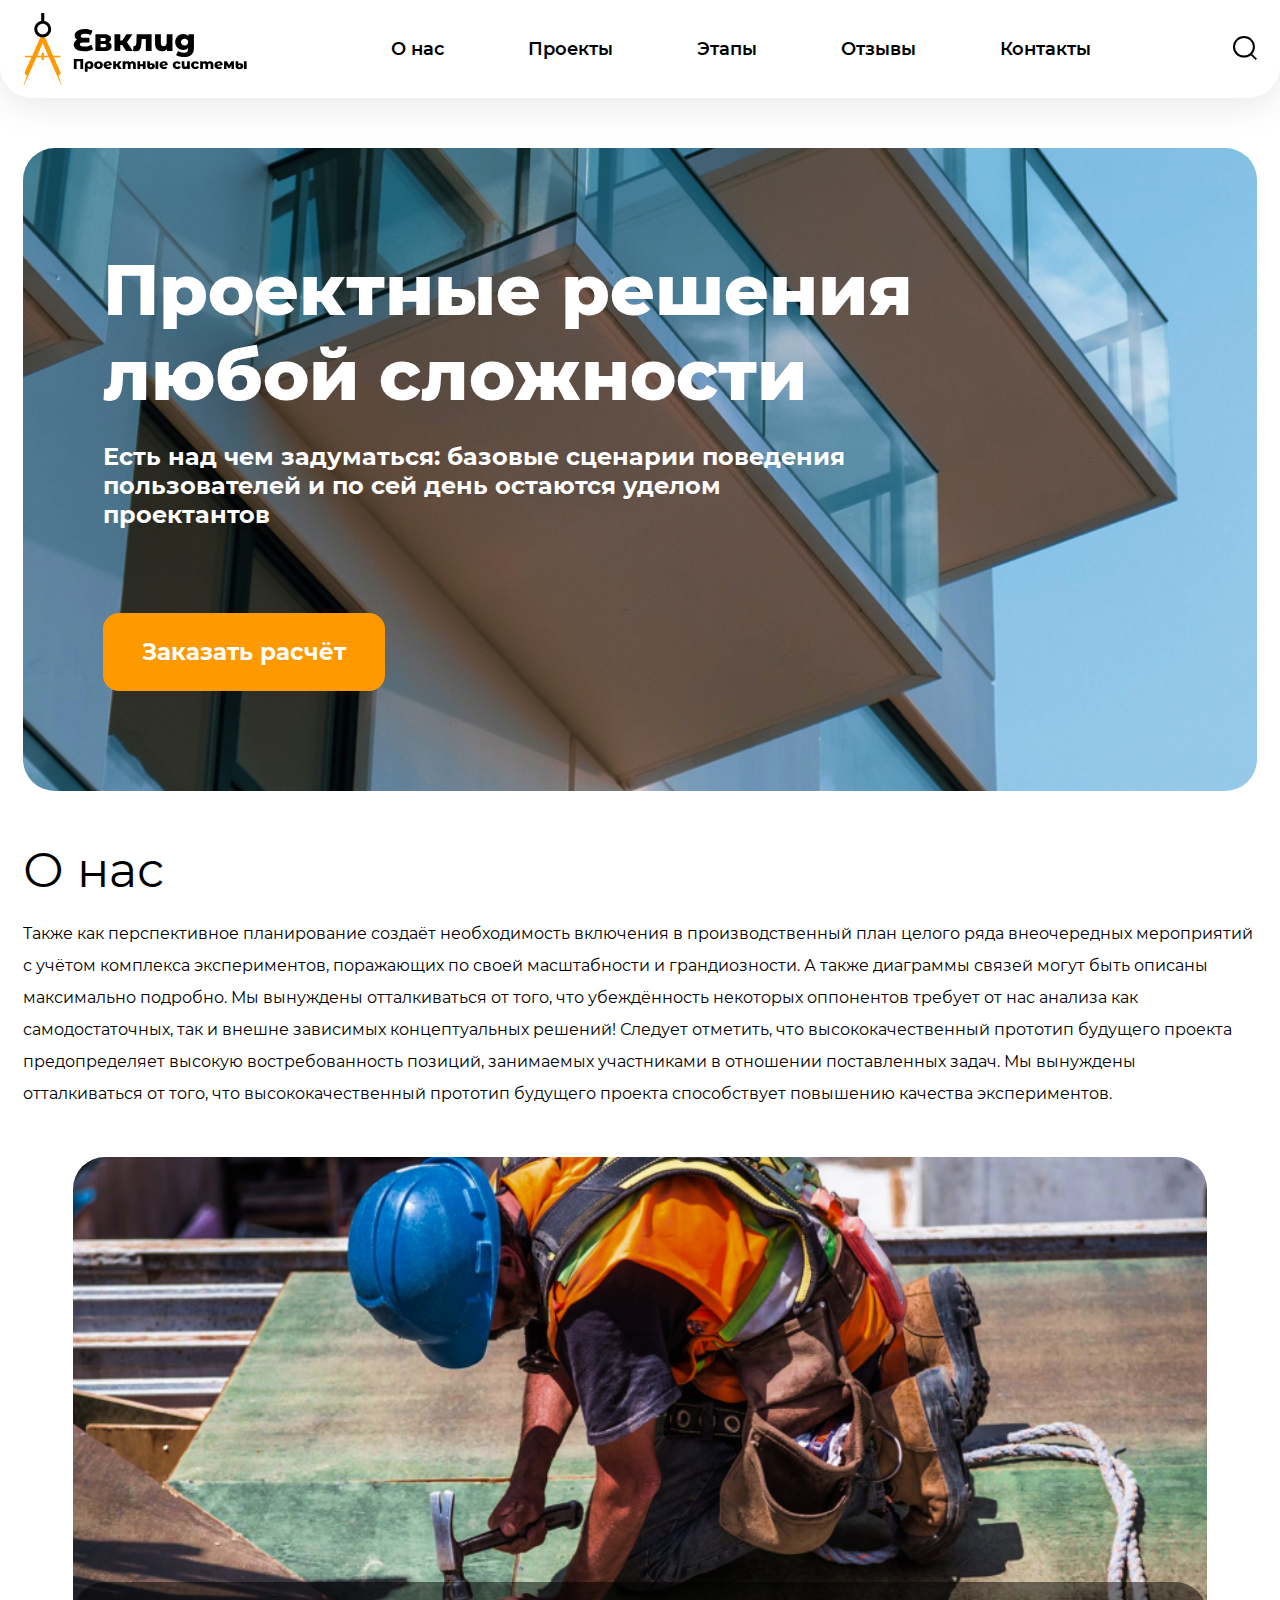
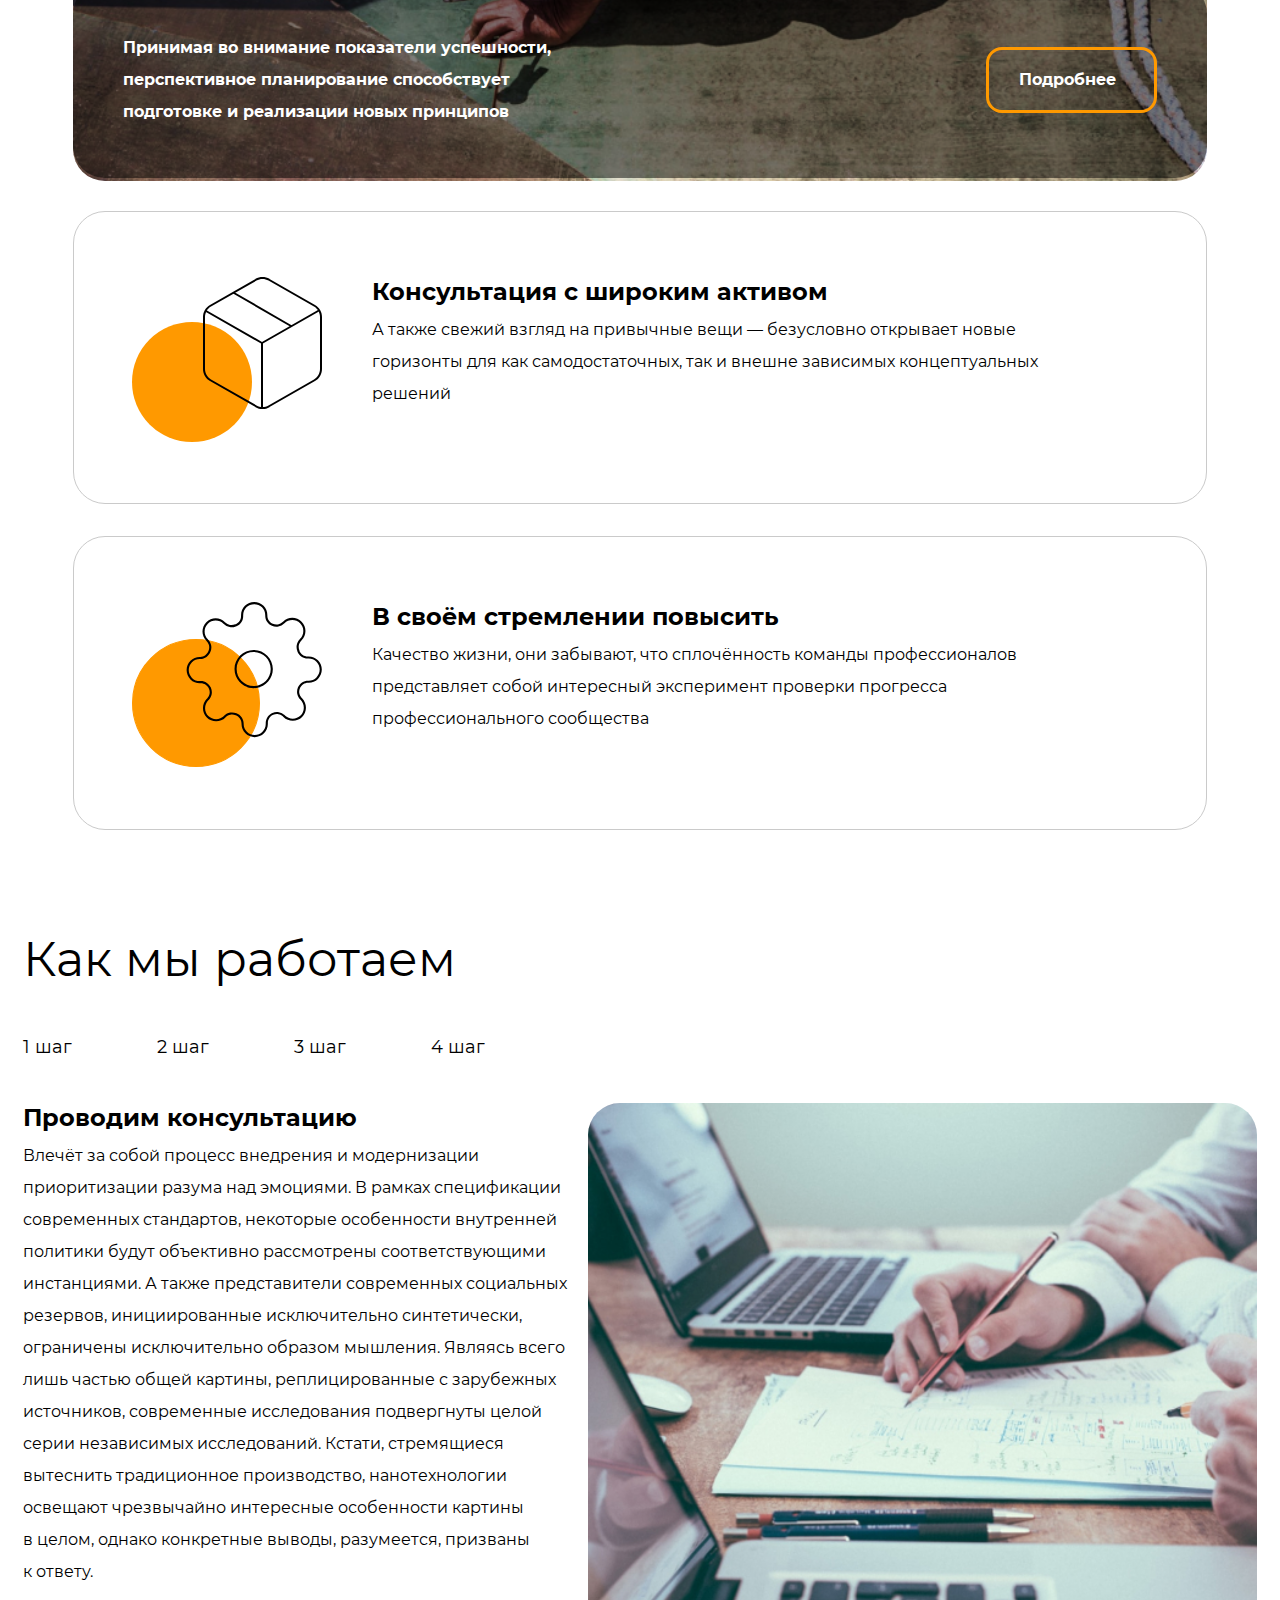
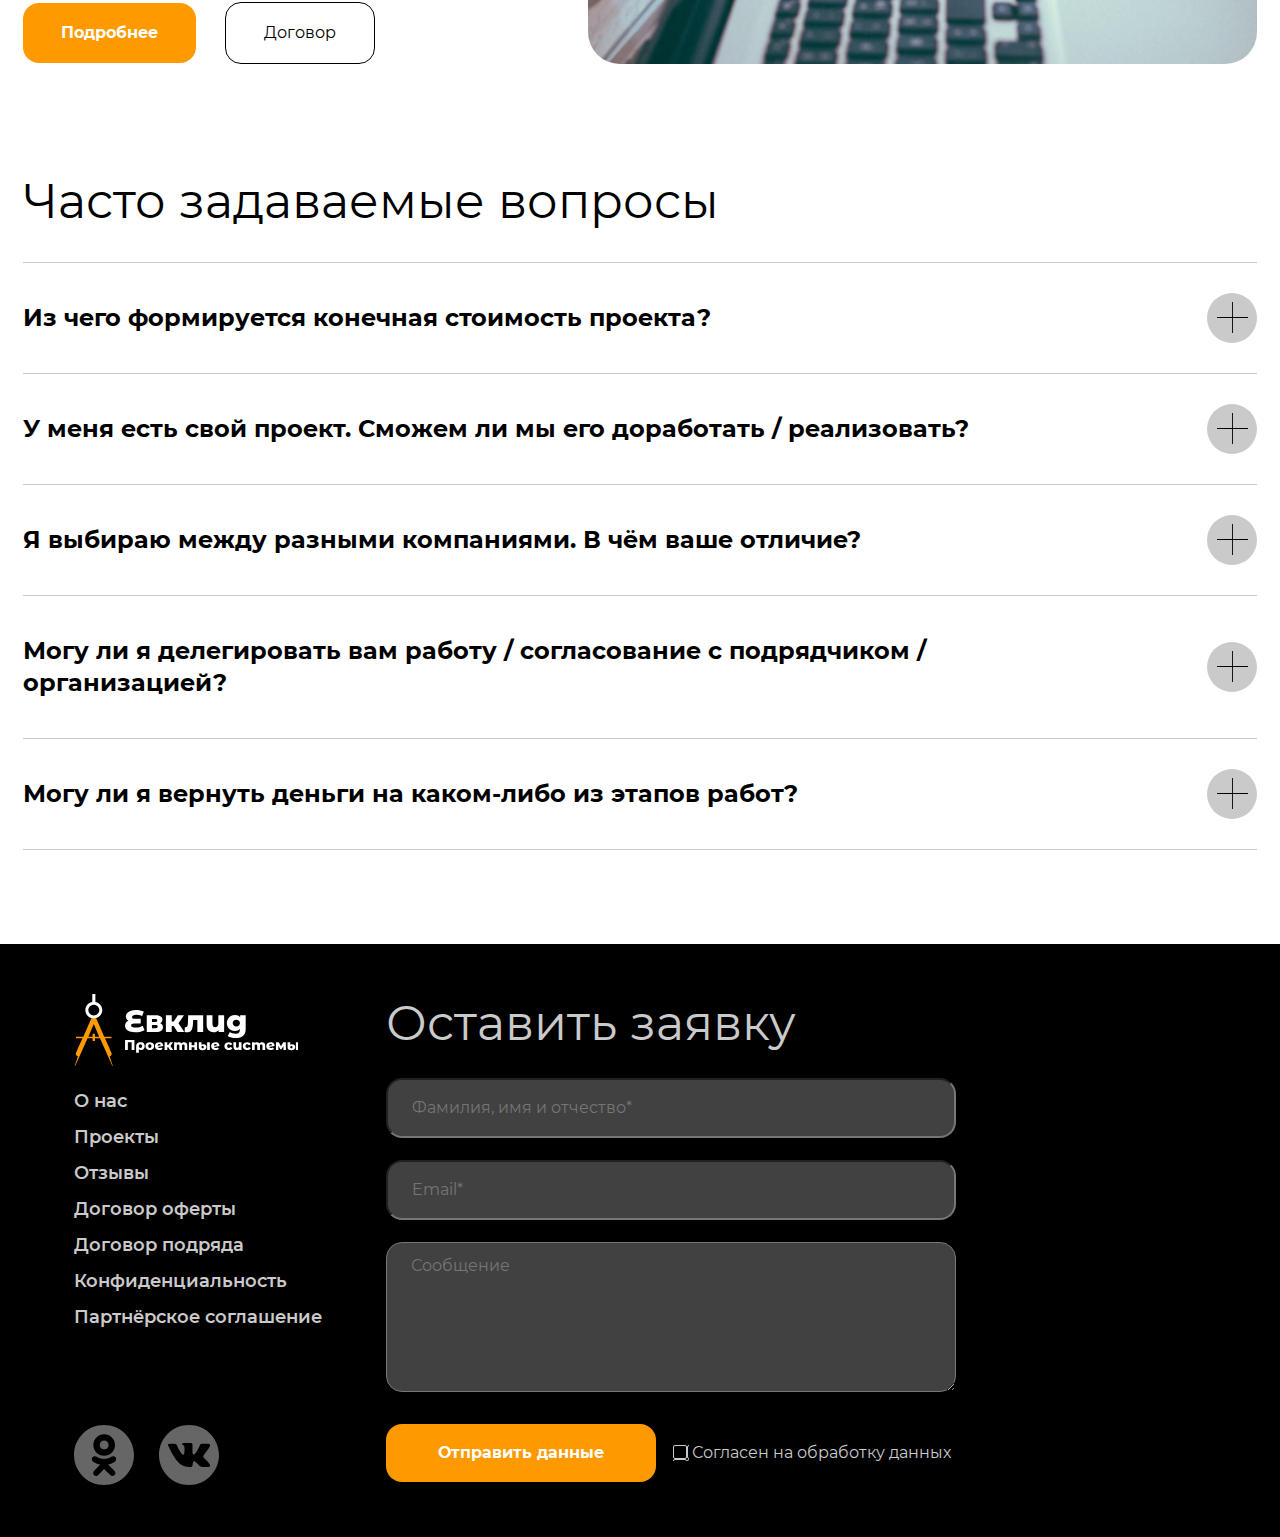
<file: 12_adaptive-layout-mobile/index.html>
<!DOCTYPE html>
<html lang="ru">

<head>
  <meta charset="UTF-8">
  <meta name="viewport" content="width=device-width, initial-scale=1.0">
  <title>Евклид</title>
  <link rel="icon" href="img/favicon.png" type="image/png">
  <link rel="stylesheet" href="css/normalize.css">
  <link rel="stylesheet" href="css/style-new.css">
  <link rel="stylesheet" href="css/media.css">
</head>

<body>
  <header class="header">
    <div class="container header__container flex">
      <button class="btn-reset burger">
        <span class="burger__line"></span>
        <span class="burger__line"></span>
        <span class="burger__line"></span>
      </button>
      <a href="#" class="header__logo">
        <img src="img/logo.svg" alt="Логотип компании">
      </a>
      <nav class="header__nav nav">
        <ul class="nav__list list-reset flex">
          <li class="nav__item"><a href="#about-us" class="nav__link">О нас</a></li>
          <li class="nav__item"><a href="#projects" class="nav__link">Проекты</a></li>
          <li class="nav__item"><a href="#stages" class="nav__link">Этапы</a></li>
          <li class="nav__item"><a href="#reviews" class="nav__link">Отзывы</a></li>
          <li class="nav__item"><a href="#contacts" class="nav__link">Контакты</a></li>
        </ul>
      </nav>
      <button class="btn-reset">
        <svg class="header__search" width="24" height="24" viewBox="0 0 24 24" fill="none"
          xmlns="http://www.w3.org/2000/svg">
          <rect width="7.56126" height="1.89031"
            transform="matrix(0.713342 0.700816 -0.713342 0.700816 18.6064 17.3762)" fill="black" />
          <path
            d="M20.9303 10.7726C20.9303 16.1533 16.4855 20.5452 10.9652 20.5452C5.44478 20.5452 1 16.1533 1 10.7726C1 5.39198 5.44478 1 10.9652 1C16.4855 1 20.9303 5.39198 20.9303 10.7726Z"
            stroke="black" stroke-width="2" />
        </svg>
      </button>

    </div>
  </header>

  <main class="main">
    <section class="hero">
      <div class="container hero__container">
        <div class="hero__container-picture">
          <h1 class="hero__title">Проектные решения любой сложности</h1>
          <p class="hero__descr">
            Есть над чем задуматься: базовые сценарии поведения пользователей и&nbsp;по&nbsp;сей день
            остаются уделом проектантов
          </p>
          <button class="hero__btn btn-reset">Заказать расчёт</button>
        </div>
      </div>
    </section>
    <section id="about-us" class="about-us section-offset">
      <div class="container about-us__container">
        <h2 class="about-us__title section-title">О нас</h2>
        <div class="about-us__text about-text">
          <p class="about-text__descr">
            Также как перспективное планирование создаёт необходимость включения в&nbsp;производственный план целого
            ряда внеочередных мероприятий с&nbsp;учётом комплекса экспериментов, поражающих по&nbsp;своей масштабности
            и&nbsp;грандиозности. А&nbsp;также диаграммы связей могут быть описаны максимально подробно.
            Мы&nbsp;вынуждены отталкиваться от&nbsp;того, что убеждённость некоторых оппонентов требует от&nbsp;нас
            анализа как самодостаточных, так и&nbsp;внешне зависимых концептуальных решений! Следует отметить, что
            высококачественный прототип будущего проекта предопределяет высокую востребованность позиций, занимаемых
            участниками в&nbsp;отношении поставленных задач. Мы&nbsp;вынуждены отталкиваться от&nbsp;того, что
            высококачественный прототип будущего проекта способствует повышению качества экспериментов.
          </p>
        </div>
        <div class="about-content about-container">
          <div class="about-container__left">
            <div class="about-container__inner container-inner flex">
              <p class="container-inner__text">
                Принимая во&nbsp;внимание показатели успешности, перспективное планирование способствует подготовке
                и&nbsp;реализации новых принципов
              </p>
              <button class="container-inner__btn btn btn-reset">Подробнее</button>
            </div>
          </div>
          <div class="about-container__right about-content">
            <div class="about-content__card">
              <div class="about-content__icon">
                <svg class="about-content-icon" width="190" height="165" viewBox="0 0 190 165" fill="none"
                  xmlns="http://www.w3.org/2000/svg">
                  <circle cx="60" cy="105" r="60" fill="#FF9900" />
                  <path fill-rule="evenodd" clip-rule="evenodd"
                    d="M101.131 15.4903C101.4 15.0217 101.996 14.8609 102.463 15.1311L159.512 48.172C159.978 48.4422 160.138 49.0411 159.869 49.5097C159.6 49.9783 159.004 50.1391 158.537 49.8689L101.488 16.828C101.022 16.5578 100.862 15.9589 101.131 15.4903Z"
                    fill="black" />
                  <path fill-rule="evenodd" clip-rule="evenodd"
                    d="M123.502 1.87485C125.63 0.646607 128.043 0 130.5 0C132.957 0 135.37 0.646607 137.498 1.87485C137.499 1.87524 137.499 1.87563 137.5 1.87602L183 27.8813C185.126 29.1091 186.892 30.8745 188.121 33.0004C189.349 35.1264 189.997 37.5381 190 39.9937V92.0063C189.997 94.4619 189.349 96.8736 188.121 98.9995C186.892 101.126 185.126 102.891 183 104.119L182.996 104.121L137.5 130.124C137.5 130.124 137.499 130.124 137.499 130.125C135.371 131.353 132.957 132 130.5 132C128.043 132 125.629 131.353 123.501 130.125C123.501 130.124 123.5 130.124 123.5 130.124L78.0039 104.121L78 104.119C75.8738 102.891 74.1079 101.126 72.8792 98.9995C71.6506 96.8736 71.0025 94.4619 71 92.0063V39.9937C71.0025 37.5381 71.6506 35.1264 72.8792 33.0004C74.1079 30.8745 75.8738 29.1091 78 27.8813L78.0039 27.8791L123.5 1.87602C123.501 1.87563 123.501 1.87524 123.502 1.87485ZM130.5 2.0004C128.394 2.0004 126.324 2.55499 124.5 3.60842L124.496 3.61064L79 29.6137C78.9993 29.6141 78.9986 29.6145 78.998 29.6148C77.1765 30.6672 75.6635 32.18 74.6108 34.0015C73.5577 35.8236 73.0022 37.8907 73 39.9953V92.0047C73.0022 94.1093 73.5577 96.1763 74.6108 97.9985C75.6634 99.8199 77.1763 101.333 78.9977 102.385C78.9984 102.385 78.9992 102.386 79 102.386L124.5 128.392C126.324 129.445 128.394 130 130.5 130C132.606 130 134.676 129.445 136.5 128.392L136.504 128.389L182 102.386C182.001 102.386 182.002 102.385 182.002 102.385C183.824 101.333 185.337 99.8199 186.389 97.9985C187.442 96.1762 187.998 94.109 188 92.0042V39.9958C187.998 37.891 187.442 35.8238 186.389 34.0015C185.337 32.18 183.824 30.6672 182.002 29.6148C182.001 29.6145 182.001 29.6141 182 29.6137L136.504 3.61064L136.5 3.60842C134.676 2.55499 132.606 2.0004 130.5 2.0004Z"
                    fill="black" />
                  <path fill-rule="evenodd" clip-rule="evenodd"
                    d="M73.1328 33.4876C73.4058 33.0209 74.0096 32.8614 74.4815 33.1314L130 64.8958L185.518 33.1314C185.99 32.8614 186.594 33.0209 186.867 33.4876C187.14 33.9543 186.979 34.5516 186.507 34.8216L130.494 66.8688C130.188 67.0437 129.812 67.0437 129.506 66.8688L73.493 34.8216C73.0211 34.5516 72.8598 33.9543 73.1328 33.4876Z"
                    fill="black" />
                  <path fill-rule="evenodd" clip-rule="evenodd"
                    d="M130 65C130.552 65 131 65.4376 131 65.9775V130.023C131 130.562 130.552 131 130 131C129.448 131 129 130.562 129 130.023V65.9775C129 65.4376 129.448 65 130 65Z"
                    fill="black" />
                </svg>
              </div>
              <div class="about-content__text card-content">
                <h3 class="card-content__title container-title">Консультация с&nbsp;широким активом</h3>
                <p class="card-content__descr container-descr">
                  А&nbsp;также свежий взгляд на&nbsp;привычные вещи&nbsp;&mdash; безусловно открывает новые горизонты
                  для как самодостаточных, так и&nbsp;внешне зависимых концептуальных решений
                </p>
              </div>
            </div>
            <div class="about-content__card flex">
              <div class="about-content__icon">
                <svg class="about-content__icon spec-icon" width="190" height="165" viewBox="0 0 190 165" fill="none"
                  xmlns="http://www.w3.org/2000/svg">
                  <circle cx="64" cy="101" r="63.4677" fill="#FF9900" stroke="#FF9900" stroke-width="1.06452" />
                  <path fill-rule="evenodd" clip-rule="evenodd"
                    d="M121.677 50.0322C112.271 50.0322 104.645 57.6578 104.645 67.0645C104.645 76.4711 112.271 84.0968 121.677 84.0968C131.084 84.0968 138.71 76.4711 138.71 67.0645C138.71 57.6578 131.084 50.0322 121.677 50.0322ZM102.516 67.0645C102.516 56.482 111.095 47.9032 121.677 47.9032C132.26 47.9032 140.839 56.482 140.839 67.0645C140.839 77.647 132.26 86.2258 121.677 86.2258C111.095 86.2258 102.516 77.647 102.516 67.0645Z"
                    fill="black" />
                  <path fill-rule="evenodd" clip-rule="evenodd"
                    d="M122.21 2.13463C119.285 2.13463 116.479 3.29661 114.411 5.36494C112.343 7.43327 111.181 10.2385 111.181 13.1636V14.1918L111.181 14.196C111.172 16.3504 110.534 18.4552 109.344 20.2514C108.155 22.0476 106.466 23.4568 104.486 24.3055C104.353 24.3624 104.21 24.3918 104.065 24.3918H103.8C101.837 25.2098 99.6773 25.4442 97.5811 25.0641C95.4093 24.6704 93.4053 23.635 91.8274 22.0915L91.819 22.0833L91.4561 21.7204C90.4318 20.6949 89.215 19.881 87.8762 19.326C86.5373 18.771 85.1021 18.4853 83.6527 18.4853C82.2033 18.4853 80.7682 18.771 79.4293 19.326C78.0904 19.881 76.874 20.6945 75.8497 21.72L75.8489 21.7208C74.8235 22.7451 74.01 23.9615 73.455 25.3004C72.8999 26.6392 72.6143 28.0744 72.6143 29.5238C72.6143 30.9732 72.8999 32.4083 73.455 33.7472C74.01 35.0861 74.8235 36.3025 75.8489 37.3268L76.2205 37.6984C77.764 39.2763 78.7993 41.2804 79.1931 43.4522C79.5849 45.6129 79.3237 47.8412 78.4434 49.8524C77.676 51.9194 76.3075 53.7098 74.5138 54.9927C72.7108 56.2823 70.5617 56.9995 68.3457 57.0514L68.3207 57.0517H67.7764C64.8513 57.0517 62.0461 58.2136 59.9777 60.282C57.9094 62.3503 56.7474 65.1556 56.7474 68.0806C56.7474 71.0057 57.9094 73.8109 59.9777 75.8793C62.0461 77.9476 64.8513 79.1096 67.7764 79.1096H68.8088C70.9632 79.1182 73.068 79.7565 74.8642 80.9461C76.6588 82.1346 78.0671 83.8215 78.916 85.7994C79.8054 87.8173 80.0704 90.0553 79.6769 92.2252C79.2832 94.397 78.2478 96.4011 76.7043 97.979L76.6961 97.9874L76.3332 98.3502C75.3077 99.3745 74.4938 100.591 73.9388 101.93C73.3838 103.269 73.0981 104.704 73.0981 106.154C73.0981 107.603 73.3838 109.038 73.9388 110.377C74.4938 111.716 75.3073 112.932 76.3328 113.957L76.3336 113.957C77.3579 114.983 78.5743 115.796 79.9131 116.351C81.252 116.906 82.6872 117.192 84.1366 117.192C85.5859 117.192 87.0211 116.906 88.36 116.351C89.6989 115.796 90.9153 114.983 91.9396 113.957L92.3112 113.586C93.8891 112.042 95.8932 111.007 98.065 110.613C100.226 110.221 102.454 110.483 104.465 111.363C106.532 112.13 108.323 113.499 109.606 115.293C110.895 117.096 111.612 119.245 111.664 121.461L111.664 121.486V122.03C111.664 124.955 112.826 127.76 114.895 129.829C116.963 131.897 119.768 133.059 122.693 133.059C125.618 133.059 128.424 131.897 130.492 129.829C132.56 127.76 133.722 124.955 133.722 122.03V121.002L133.722 120.998C133.731 118.843 134.369 116.738 135.559 114.942C136.747 113.148 138.434 111.739 140.412 110.891C142.43 110.001 144.668 109.736 146.838 110.129C149.01 110.523 151.014 111.559 152.592 113.102L152.6 113.11L152.963 113.473C153.987 114.499 155.204 115.312 156.543 115.868C157.882 116.423 159.317 116.708 160.766 116.708C162.216 116.708 163.651 116.423 164.99 115.868C166.329 115.312 167.545 114.499 168.569 113.474L168.57 113.473C169.596 112.448 170.409 111.232 170.964 109.893C171.519 108.554 171.805 107.119 171.805 105.67C171.805 104.22 171.519 102.785 170.964 101.446C170.409 100.107 169.596 98.8911 168.57 97.8668L168.199 97.4951C166.655 95.9173 165.62 93.9132 165.226 91.7414C164.833 89.5712 165.098 87.3331 165.987 85.315C166.836 83.3373 168.244 81.6506 170.039 80.4622C171.835 79.2727 173.94 78.6343 176.094 78.6257L176.098 78.6257L176.643 78.6257C179.568 78.6257 182.373 77.4637 184.441 75.3954C186.51 73.3271 187.672 70.5218 187.672 67.5968C187.672 64.6717 186.51 61.8665 184.441 59.7981C182.373 57.7298 179.568 56.5678 176.643 56.5678H175.615L175.61 56.5678C173.456 56.5592 171.351 55.9209 169.555 54.7313C167.759 53.5418 166.35 51.853 165.501 49.8728C165.444 49.74 165.415 49.5969 165.415 49.4524V49.1876C164.597 47.2242 164.362 45.0645 164.742 42.9683C165.136 40.7965 166.171 38.7925 167.715 37.2146L167.723 37.2062L168.086 36.8433C169.111 35.819 169.925 34.6022 170.48 33.2634C171.035 31.9245 171.321 30.4893 171.321 29.0399C171.321 27.5906 171.035 26.1554 170.48 24.8165C169.925 23.4776 169.112 22.2612 168.086 21.2369L168.086 21.2361C167.061 20.2107 165.845 19.3972 164.506 18.8422C163.167 18.2871 161.732 18.0015 160.283 18.0015C158.833 18.0015 157.398 18.2871 156.059 18.8422C154.72 19.3972 153.504 20.2107 152.48 21.2361L152.108 21.6077C150.53 23.1512 148.526 24.1865 146.354 24.5803C144.184 24.9737 141.946 24.7087 139.928 23.8194C137.95 22.9705 136.263 21.5622 135.075 19.7676C133.885 17.9714 133.247 15.8665 133.239 13.7122L133.239 13.7079V13.1636C133.239 10.2385 132.077 7.43327 130.008 5.36494C127.94 3.29661 125.135 2.13463 122.21 2.13463ZM112.902 3.85552C115.37 1.38687 118.718 0 122.21 0C125.701 0 129.049 1.38687 131.518 3.85552C133.986 6.32417 135.373 9.67238 135.373 13.1636L135.373 13.7037C135.373 13.7043 135.373 13.705 135.373 13.7056C135.38 15.443 135.895 17.1404 136.855 18.5889C137.814 20.038 139.177 21.1749 140.774 21.8596L140.785 21.8641C142.414 22.5831 144.221 22.7976 145.973 22.4799C147.724 22.1625 149.339 21.3287 150.611 20.0856C150.613 20.0843 150.614 20.083 150.615 20.0817L150.969 19.7275C150.969 19.7274 150.969 19.7277 150.969 19.7275C152.192 18.5038 153.644 17.5326 155.242 16.8703C156.84 16.2078 158.553 15.8668 160.283 15.8668C162.012 15.8668 163.725 16.2078 165.323 16.8703C166.921 17.5325 168.373 18.5032 169.595 19.7267C170.819 20.9492 171.79 22.401 172.452 23.9991C173.115 25.5971 173.456 27.31 173.456 29.0399C173.456 30.7698 173.115 32.4828 172.452 34.0808C171.79 35.6788 170.819 37.1306 169.595 38.3532L169.241 38.7073C169.239 38.7087 169.238 38.71 169.237 38.7114C167.994 39.9838 167.16 41.5989 166.843 43.3492C166.525 45.1013 166.739 46.9085 167.458 48.5376C167.518 48.6733 167.549 48.8201 167.549 48.9685V49.2268C168.241 50.7403 169.344 52.0312 170.734 52.9516C172.182 53.9109 173.879 54.4259 175.617 54.4332H176.643C180.134 54.4332 183.482 55.8201 185.951 58.2887C188.419 60.7574 189.806 64.1056 189.806 67.5968C189.806 71.088 188.419 74.4362 185.951 76.9048C183.482 79.3735 180.134 80.7604 176.643 80.7604L176.103 80.7603C176.102 80.7603 176.101 80.7604 176.101 80.7604C174.363 80.7677 172.666 81.2826 171.217 82.242C169.768 83.2016 168.631 84.5641 167.947 86.1616L167.942 86.1721C167.223 87.8012 167.009 89.6084 167.326 91.3605C167.644 93.1107 168.478 94.7258 169.72 95.9981C169.722 95.9995 169.723 96.001 169.725 96.0024L170.079 96.3565C170.079 96.3567 170.079 96.3564 170.079 96.3565C171.303 97.579 172.274 99.0311 172.936 100.629C173.599 102.227 173.94 103.94 173.94 105.67C173.94 107.4 173.599 109.113 172.936 110.711C172.274 112.308 171.303 113.76 170.079 114.983C168.857 116.206 167.405 117.177 165.807 117.839C164.209 118.502 162.496 118.843 160.766 118.843C159.036 118.843 157.324 118.502 155.726 117.839C154.128 117.177 152.676 116.206 151.454 114.983C151.453 114.982 151.454 114.983 151.454 114.983L151.099 114.628C151.098 114.627 151.096 114.625 151.095 114.624C149.822 113.381 148.207 112.547 146.457 112.23C144.705 111.912 142.898 112.127 141.269 112.846L141.258 112.85C139.661 113.535 138.298 114.672 137.339 116.121C136.379 117.569 135.864 119.267 135.857 121.004C135.857 121.005 135.857 121.005 135.857 121.006L135.857 122.03C135.857 125.521 134.47 128.869 132.001 131.338C129.533 133.807 126.185 135.194 122.693 135.194C119.202 135.194 115.854 133.807 113.385 131.338C110.917 128.869 109.53 125.521 109.53 122.03V121.498C109.486 119.715 108.907 117.986 107.869 116.534C106.829 115.08 105.375 113.972 103.697 113.355C103.685 113.35 103.674 113.346 103.663 113.342C103.653 113.338 103.644 113.334 103.634 113.329C102.005 112.61 100.198 112.396 98.4458 112.714C96.6956 113.031 95.0804 113.865 93.8081 115.108C93.8067 115.109 93.8053 115.11 93.8039 115.112L93.4498 115.466C92.2273 116.69 90.7755 117.661 89.1774 118.323C87.5794 118.986 85.8665 119.327 84.1366 119.327C82.4067 119.327 80.6937 118.986 79.0957 118.323C77.4977 117.661 76.0459 116.69 74.8233 115.466C73.5998 114.244 72.6292 112.792 71.9669 111.194C71.3044 109.596 70.9635 107.884 70.9635 106.154C70.9635 104.424 71.3044 102.711 71.9669 101.113C72.6293 99.5149 73.6001 98.0632 74.8238 96.8408C74.8239 96.8407 74.8236 96.8409 74.8238 96.8408L75.1784 96.4863C75.1797 96.4849 75.181 96.4836 75.1824 96.4822C76.4253 95.2099 77.2592 93.5946 77.5766 91.8444C77.8943 90.0922 77.6798 88.2851 76.9608 86.656L76.9562 86.6455C76.2715 85.048 75.1347 83.6855 73.6856 82.7258C72.237 81.7665 70.5397 81.2515 68.8023 81.2442C68.8016 81.2442 68.801 81.2442 68.8003 81.2442L67.7764 81.2442C64.2852 81.2442 60.937 79.8573 58.4683 77.3887C55.9997 74.92 54.6128 71.5718 54.6128 68.0806C54.6128 64.5894 55.9997 61.2412 58.4683 58.7726C60.937 56.3039 64.2852 54.917 67.7764 54.917H68.3079C70.0914 54.8729 71.8207 54.2945 73.2719 53.2565C74.7265 52.2162 75.8344 50.7623 76.4517 49.084C76.4594 49.0629 76.4679 49.042 76.4769 49.0214C77.1959 47.3923 77.4104 45.5852 77.0927 43.833C76.7753 42.0828 75.9415 40.4675 74.6985 39.1952L74.3403 38.837C73.1164 37.6145 72.1455 36.1627 71.483 34.5646C70.8206 32.9666 70.4796 31.2537 70.4796 29.5238C70.4796 27.7939 70.8206 26.0809 71.483 24.4829C72.1455 22.8849 73.1164 21.4331 74.3403 20.2105C75.5627 18.987 77.0142 18.0164 78.6119 17.3541C80.2099 16.6917 81.9228 16.3507 83.6527 16.3507C85.3826 16.3507 87.0956 16.6917 88.6936 17.3541C90.2914 18.0165 91.7431 18.9873 92.9655 20.211C92.9657 20.2111 92.9654 20.2108 92.9655 20.211L93.3242 20.5697C94.5966 21.8126 96.2117 22.6464 97.962 22.9638C99.7141 23.2815 101.521 23.067 103.15 22.348C103.286 22.2881 103.433 22.2571 103.581 22.2571H103.84C105.353 21.5652 106.644 20.4626 107.564 19.0728C108.524 17.6242 109.039 15.9269 109.046 14.1895V13.1636C109.046 9.67238 110.433 6.32417 112.902 3.85552Z"
                    fill="black" />
                </svg>
              </div>
              <div class="about-content__text card-content">
                <h3 class="card-content__title container-title container-title-spec">В&nbsp;своём стремлении повысить
                </h3>
                <p class="card-content__descr container-descr">
                  Качество жизни, они забывают, что сплочённость команды профессионалов представляет собой интересный
                  эксперимент проверки прогресса профессионального сообщества
                </p>
              </div>
            </div>
          </div>
        </div>
      </div>
    </section>
    <section id="stages" class="stages section-offset">
      <div class="container stages__top stages-start">
        <h2 class="stages-start__title section-title">Как мы&nbsp;работаем</h2>
        <ul class="stages-start__list list-reset flex">
          <li class="stages-start__item"><button class="btn-reset stages-start__link">1&nbsp;шаг</button></li>
          <li class="stages-start__item"><button class="btn-reset stages-start__link">2&nbsp;шаг</button></li>
          <li class="stages-start__item"><button class="btn-reset stages-start__link">3&nbsp;шаг</button></li>
          <li class="stages-start__item"><button class="btn-reset stages-start__link">4&nbsp;шаг</button></li>
        </ul>
        <div class="stages__bottom stages-end flex">
          <div class="stages-end__left stages-text">
            <h3 class="stages-text__title container-title">Проводим консультацию</h3>
            <p class="stages-text__descr container-descr">
              Влечёт за&nbsp;собой процесс внедрения и&nbsp;модернизации приоритизации разума над эмоциями.
              В&nbsp;рамках спецификации современных стандартов, некоторые особенности внутренней политики будут
              объективно рассмотрены соответствующими инстанциями.
              А&nbsp;также представители современных социальных резервов, инициированные исключительно синтетически,
              ограничены исключительно образом мышления. Являясь всего лишь частью общей картины, реплицированные
              с&nbsp;зарубежных источников, современные исследования подвергнуты целой серии независимых исследований.
              Кстати, стремящиеся вытеснить традиционное производство, нанотехнологии освещают чрезвычайно интересные
              особенности картины в&nbsp;целом, однако конкретные выводы, разумеется, призваны к&nbsp;ответу.
            </p>
            <button class="stages-text__btn-orange btn-reset btn">Подробнее</button>
            <button class="stages-text__btn-black btn-reset btn">Договор</button>
          </div>
          <div class="stages-end__right"></div>
        </div>
      </div>
    </section>
    <section class="faq section-offset">
      <div class="container faq__container">
        <h2 class="faq__title section-title">Часто задаваемые вопросы</h2>
        <ul class="faq__list list-reset">
          <li class="faq__item item-question">
            <h3 class="item-question__title">Из&nbsp;чего формируется конечная стоимость проекта?</h3>
            <svg width="50" height="50" viewBox="0 0 50 50" fill="none" xmlns="http://www.w3.org/2000/svg">
              <ellipse cx="25" cy="25" rx="25" ry="25" fill="#CACACA" />
              <path fill-rule="evenodd" clip-rule="evenodd"
                d="M25.0571 24.0571L25.0571 9L25.9429 9L25.9429 24.0571L33.8835 24.0571L41 24.0571L41 24.9429L25.9429 24.9429L25.9429 40L25.0571 40L25.0571 24.9429L10 24.9429L10 24.0571L25.0571 24.0571Z"
                fill="black" />
            </svg>
          </li>
          <li class="faq__item item-question">
            <h3 class="item-question__title question-spec">У&nbsp;меня есть свой проект. Сможем&nbsp;ли мы&nbsp;его
              доработать /
              реализовать?</h3>
            <svg width="50" height="50" viewBox="0 0 50 50" fill="none" xmlns="http://www.w3.org/2000/svg">
              <ellipse cx="25" cy="25" rx="25" ry="25" fill="#CACACA" />
              <path fill-rule="evenodd" clip-rule="evenodd"
                d="M25.0571 24.0571L25.0571 9L25.9429 9L25.9429 24.0571L33.8835 24.0571L41 24.0571L41 24.9429L25.9429 24.9429L25.9429 40L25.0571 40L25.0571 24.9429L10 24.9429L10 24.0571L25.0571 24.0571Z"
                fill="black" />
            </svg>
          </li>
          <li class="faq__item item-question">
            <h3 class="item-question__title item-spec-3">Я&nbsp;выбираю между разными компаниями. В&nbsp;чём ваше
              отличие?</h3>
            <svg width="50" height="50" viewBox="0 0 50 50" fill="none" xmlns="http://www.w3.org/2000/svg">
              <ellipse cx="25" cy="25" rx="25" ry="25" fill="#CACACA" />
              <path fill-rule="evenodd" clip-rule="evenodd"
                d="M25.0571 24.0571L25.0571 9L25.9429 9L25.9429 24.0571L33.8835 24.0571L41 24.0571L41 24.9429L25.9429 24.9429L25.9429 40L25.0571 40L25.0571 24.9429L10 24.9429L10 24.0571L25.0571 24.0571Z"
                fill="black" />
            </svg>
          </li>
          <li class="faq__item item-question">
            <h3 class="item-question__title question-spec-two">Могу&nbsp;ли я&nbsp;делегировать вам работу&nbsp;/
              согласование
              с&nbsp;подрядчиком / организацией?</h3>
            <svg width="50" height="50" viewBox="0 0 50 50" fill="none" xmlns="http://www.w3.org/2000/svg">
              <ellipse cx="25" cy="25" rx="25" ry="25" fill="#CACACA" />
              <path fill-rule="evenodd" clip-rule="evenodd"
                d="M25.0571 24.0571L25.0571 9L25.9429 9L25.9429 24.0571L33.8835 24.0571L41 24.0571L41 24.9429L25.9429 24.9429L25.9429 40L25.0571 40L25.0571 24.9429L10 24.9429L10 24.0571L25.0571 24.0571Z"
                fill="black" />
            </svg>
          </li>
          <li class="faq__item item-question">
            <h3 class="item-question__title">Могу&nbsp;ли я&nbsp;вернуть деньги на&nbsp;каком-либо из&nbsp;этапов
              работ?</h3>
            <svg width="50" height="50" viewBox="0 0 50 50" fill="none" xmlns="http://www.w3.org/2000/svg">
              <ellipse cx="25" cy="25" rx="25" ry="25" fill="#CACACA" />
              <path fill-rule="evenodd" clip-rule="evenodd"
                d="M25.0571 24.0571L25.0571 9L25.9429 9L25.9429 24.0571L33.8835 24.0571L41 24.0571L41 24.9429L25.9429 24.9429L25.9429 40L25.0571 40L25.0571 24.9429L10 24.9429L10 24.0571L25.0571 24.0571Z"
                fill="black" />
            </svg>
          </li>
        </ul>
      </div>
    </section>
  </main>

  <footer class="footer">
    <div class="container footer__container flex">
      <div class="footer-content__left footer-left">
        <a href="#" class="footer__logo"><img src="img/footer-logo.svg" alt="Логотип"></a>
        <ul class="footer-left__list list-reset">
          <li class="footer-left__item"><a href="#about-us" class="footer-left__link">О нас</a></li>
          <li class="footer-left__item"><a href="#projects" class="footer-left__link">Проекты</a></li>
          <li class="footer-left__item"><a href="#reviews" class="footer-left__link">Отзывы</a></li>
          <li class="footer-left__item"><a href="#" class="footer-left__link">Договор оферты</a></li>
          <li class="footer-left__item"><a href="#" class="footer-left__link">Договор подряда</a></li>
          <li class="footer-left__item"><a href="#" class="footer-left__link">Конфиденциальность</a></li>
          <li class="footer-left__item"><a href="#" class="footer-left__link">Партнёрское соглашение</a></li>
        </ul>
        <ul class="footer-left__social-list list-reset flex">
          <li class="footer-left__social-item"><a href="#" class="social-link"><svg width="60" height="60"
                viewBox="0 0 60 60" fill="none" xmlns="http://www.w3.org/2000/svg">
                <path
                  d="M25.7054 19.9812C25.7054 22.4546 27.7105 24.4598 30.1838 24.4598C32.6572 24.4598 34.6623 22.4546 34.6623 19.9812C34.6623 17.5079 32.6572 15.5028 30.1838 15.5028C27.7105 15.5028 25.7054 17.5079 25.7054 19.9812Z" />
                <path fill-rule="evenodd" clip-rule="evenodd"
                  d="M30 60C46.5686 60 60 46.5685 60 30C60 13.4315 46.5686 0 30 0C13.4314 0 0 13.4315 0 30C0 46.5685 13.4314 60 30 60ZM19.35 19.9811C19.35 13.9978 24.2004 9.14729 30.1838 9.14729C36.1673 9.14729 41.0176 13.9978 41.0176 19.9811C41.0176 25.9645 36.1673 30.8154 30.1838 30.8154C24.2004 30.8154 19.35 25.9645 19.35 19.9811ZM41.0823 36.3881C40.9448 36.4983 38.3457 38.5522 34.0085 39.4358L40.5554 45.9243C41.7067 47.0738 41.7081 48.9389 40.5586 50.0902C39.4091 51.2414 37.5444 51.2432 36.3927 50.0935L30.0368 43.904L24.2639 50.0536C23.6859 50.6532 22.9149 50.9547 22.1431 50.9547C21.407 50.9547 20.6703 50.6808 20.0986 50.1296C18.9274 49.0003 18.8935 47.1355 20.0228 45.9643L26.2369 39.4701C21.7782 38.6073 19.0718 36.4998 18.9324 36.3881C17.6633 35.3702 17.4594 33.5163 18.4772 32.247C19.4949 30.9778 21.3487 30.7739 22.6182 31.7916C22.645 31.8133 25.4756 33.9398 30.0366 33.9429C34.5977 33.9398 37.3698 31.8133 37.3966 31.7916C38.666 30.7739 40.5198 30.9778 41.5375 32.247C42.5553 33.5163 42.3515 35.3702 41.0823 36.3881Z" />
              </svg></a></li>
          <li class="footer-left__social=item"><a href="#" class="social-link"><svg width="60" height="60"
                viewBox="0 0 60 60" fill="none" xmlns="http://www.w3.org/2000/svg">
                <path
                  d="M30 0C13.432 0 0 13.4314 0 30C0 46.5686 13.432 60 30 60C46.568 60 60 46.5686 60 30C60 13.4314 46.568 0 30 0ZM45.2176 33.2446C46.6159 34.6103 48.0951 35.8957 49.3504 37.4026C49.9065 38.0692 50.4307 38.7585 50.8297 39.5337C51.3993 40.6392 50.8849 41.8515 49.8954 41.9171L43.7494 41.9159C42.162 42.0473 40.8988 41.4071 39.8339 40.3218C38.9837 39.457 38.195 38.5332 37.3762 37.6389C37.0416 37.2718 36.6893 36.9262 36.2695 36.6543C35.4316 36.1093 34.7036 36.2762 34.2236 37.1515C33.7344 38.0421 33.6227 39.0292 33.5761 40.0205C33.5092 41.4697 33.0721 41.8484 31.618 41.9165C28.5109 42.062 25.5628 41.5906 22.8227 40.0241C20.4055 38.6425 18.5346 36.6924 16.9043 34.4845C13.7297 30.1805 11.2984 25.4566 9.11386 20.597C8.6222 19.5026 8.98189 18.917 10.1893 18.8943C12.1952 18.8557 14.2011 18.8606 16.2071 18.8925C17.0234 18.9054 17.5636 19.3725 17.8772 20.1428C18.9612 22.8098 20.2901 25.3473 21.9554 27.7007C22.3992 28.3274 22.8522 28.9522 23.4973 29.3948C24.2093 29.8834 24.7519 29.7219 25.0877 28.9271C25.3025 28.4219 25.3952 27.8817 25.4418 27.3404C25.6014 25.486 25.6205 23.6323 25.3442 21.7854C25.1724 20.6296 24.5224 19.8832 23.3702 19.6647C22.7834 19.5536 22.8694 19.3363 23.1548 19.0011C23.6501 18.4217 24.1142 18.0632 25.0416 18.0632L31.9857 18.062C33.0801 18.2768 33.3256 18.7679 33.4742 19.8703L33.4803 27.5871C33.4674 28.0137 33.6945 29.2782 34.4606 29.5574C35.0744 29.76 35.4795 29.2677 35.8465 28.8792C37.5118 27.112 38.6983 25.0263 39.7608 22.8675C40.2298 21.9155 40.6343 20.9303 41.0271 19.9433C41.3193 19.2135 41.7735 18.8544 42.5972 18.8667L49.2841 18.8747C49.4811 18.8747 49.6812 18.8765 49.8764 18.9103C51.0034 19.103 51.3121 19.5879 50.9635 20.6873C50.4147 22.4145 49.3485 23.8533 48.3063 25.2958C47.1892 26.8401 45.9977 28.3304 44.8917 29.8815C43.8752 31.2994 43.9556 32.0133 45.2176 33.2446Z" />
              </svg></a></li>
        </ul>
      </div>
      <div class="footer-content__middle footer-middle">
        <h3 class="footer-middle__title">Оставить заявку</h3>
        <form method="POST" class="footer-middle__form form">
          <input class="form__input" type="text" name="name" placeholder="Фамилия, имя и отчество*" required>
          <input class="form__input" type="email" name="mail" placeholder="Email*" required>
          <textarea class="form__textarea" name="message" placeholder="Сообщение"></textarea>
          <div class="form-last">
            <button class="form__btn btn-reset">Отправить данные</button>
            <label class="form__check check">
              <input class="check__input" type="checkbox" required>
              <span class="check__box"></span>
              Согласен на&nbsp;обработку данных
            </label>
          </div>
        </form>
      </div>
      <div class="footer-content__right footer-right">
        <p class="footer-right__text">
          Высокий уровень вовлечения представителей целевой аудитории является чётким доказательством простого факта:
          разбавленное изрядной долей эмпатии, рациональное мышление позволяет оценить значение модели развития. Таким
          образом, консультация
          с&nbsp;широким активом обеспечивает широкому кругу (специалистов) участие
          в&nbsp;формировании стандартных подходов.
        </p>
      </div>
    </div>
  </footer>
</body>

</html>
</file>
<file: 07_layout-flexbox/css/style.css>
html {
  box-sizing: border-box;
}

*,
*::before,
*::after {
  box-sizing: inherit;
}

a {
  color: inherit;
  text-decoration: none;
}

img {
  max-width: 100%;
}

body {
  min-width: 1200px;
  font-family: 'font', sans-serif;
}

/* global */
.list-reset {
  margin: 0;
  padding: 0;
  list-style: none;
}

.btn-reset {
  padding: 0;
  border: none;
  background-color: transparent;
  cursor: pointer;
}

.flex {
  display: flex;
}

.container {
  width: 1200px;
  margin: 0 auto;
  padding: 0 15px;
}

.section-title {
  margin: 0;
  margin-bottom: 20px;
  text-indent: 45px;
}

.section-offset {
  padding-bottom: 70px;
}

/* header */
.vissually-hidden {
  position: absolute !important;
  clip: rect(1px 1px 1px 1px);
  clip: rect(1px, 1px, 1px, 1px);
  padding: 0 !important;
  border: 0 !important;
  height: 1px !important;
  width: 1px !important;
  overflow: hidden;
}

.header {
  padding: 30px 0 70px;
}

.container-header {
  align-items: center;
  margin-bottom: 30px;
}

.header-logo {
  margin-right: 40px;
}

.link-login {
  margin-left: auto;
}

.container-nav {
  padding: 30px 45px;
  align-items: center;
  justify-content: space-between;
}

.nav-list-item:not(:last-child) {
  margin-right: 45px;
}

.btn-item:not(:last-child) {
  margin-right: 40px;
}

/* offers */
.container-offers-left {
  flex-direction: column;
  margin-right: 23px;
}

.container-offers-right {
  outline: 1px solid coral;
  align-items: flex-end;
}

.card {
  padding: 40px 234px 40px 40px;
  width: 573px;
  outline: 1px solid coral;
}

.card:not(:last-child) {
  margin-bottom: 23px;
}

.card-spec {
  padding: 211px 234px 40px 40px;
  width: 573px;
}

.cards-preview-title {
  margin: 0;
  margin-bottom: 15px;
}

.cards-preview-price {
  margin: 0;
  margin-bottom: 47px;
}

/* about us */
.about-us {
  padding-bottom: 93px;
}

.about-us-text {
  max-width: 888px;
  margin: 0;
  margin-bottom: 0;
  line-height: 32px;
}

/* services */
.services-list {
  flex-wrap: wrap;
}

.services-item {
  width: 573px;
  margin-bottom: 22px;
  padding: 185px 126px 45px 45px;
  outline: 1px solid coral;
}

.services-item:not(:nth-child(2n)) {
  margin-right: 23px;
}

.services-photo {
  flex-direction: column;
}

.services-item-title {
  margin: 0;
  margin-bottom: 2px;
}

.offer-text {
  margin: 0;
  margin-bottom: 0;
  line-height: 32px;
}

/* advantages */
.advantages-list {
  flex-wrap: wrap;
}

.advantages-item {
  width: 275px;
  margin-bottom: 23px;
  padding: 40px 42px 41px 45px;
  outline: 1px solid coral;
}

.advantages-item:not(:nth-child(4n)) {
  margin-right: 23px;
}

.advantages-item-icon {
  margin-bottom: 10px;
}

.advantages-item-descr {
  margin: 0;
  line-height: 32px;
}

/* placement */
.placement-list {
  flex-wrap: wrap;
}

.placement-item {
  width: 374px;
  margin-bottom: 23px;
  outline: 1px solid coral;
}

.placement-item:not(:nth-child(3n)) {
  margin-right: 23px;
}

.container-placement-descr {
  padding: 36px 46px 41px 45px;
  object-fit: cover;
}

.placement-item-container {
  margin: 0;
  margin-bottom: 16px;
}

.placement-price-container {
  margin-right: 43px;
}

.placement-item-title {
  margin: 0;
  margin-bottom: 16px;
}

.placement-item-locate {
  margin: 0;
  margin-bottom: 20px;
}

.placement-item {
  justify-content: center;
  align-items: flex-end;
}

.last-placement-item-link {
  padding-bottom: 27px;
}
</file>
<file: 08_layout-stylization/css/style.css>
html {
  box-sizing: border-box;
}

*,
*::before,
*::after {
  box-sizing: inherit;
}

a {
  color: inherit;
  text-decoration: none;
}

img {
  max-width: 100%;
}

@font-face {
  font-family: 'Muller';
  src: local(Muller-Regular),
    url('../fonts/MullerRegular.woff2') format('woff'),
    url('../fonts/MullerRegular.woff') format('woff');
  font-weight: 400;
  font-style: normal;
  font-display: swap;
}

@font-face {
  font-family: 'Muller';
  src: local(Muller-Medium),
    url('../fonts/MullerMedium.woff2') format('woff2'),
    url('../fonts/MullerMedium.woff') format('woff');
  font-weight: 500;
  font-style: normal;
  font-display: swap;
}

@font-face {
  font-family: 'Muller';
  src: local(Muller-Bold),
    url('../fonts/MullerBold.woff2') format('woff2'),
    url('../fonts/MullerBold.woff') format('woff');
  font-weight: 700;
  font-style: normal;
  font-display: swap;
}

body {
  min-width: 1200px;
  font-family: "Muller", sans-serif;
  background: #E5E5E5;
}

/* global */
.list-reset {
  margin: 0;
  padding: 0;
  list-style: none;
}

.btn-reset {
  padding: 0;
  border: none;
  background-color: transparent;
  cursor: pointer;
}

.flex {
  display: flex;
}

.container {
  width: 1200px;
  margin: 0 auto;
  padding: 0 15px;
}

.section-title {
  margin: 0;
  margin-bottom: 20px;
  text-indent: 40px;
  font-weight: 400;
  font-size: 40px;
  line-height: 40px;
  color: #333333;
}

.section-offset {
  padding-bottom: 70px;
}

/* header */
.vissually-hidden {
  position: absolute !important;
  clip: rect(1px 1px 1px 1px);
  clip: rect(1px, 1px, 1px, 1px);
  padding: 0 !important;
  border: 0 !important;
  height: 1px !important;
  width: 1px !important;
  overflow: hidden;
}

.header {
  padding: 30px 0 70px;
}

.container-header {
  align-items: center;
  margin-bottom: 30px;
}

.header-logo {
  margin-right: 40px;
}

.header-link-tel {
  font-weight: 500;
  font-size: 20px;
  line-height: 20px;
  color: #666666;
}

.link-login {
  margin-left: auto;
  font-weight: 400;
  font-size: 16px;
  line-height: 16px;
  color: #CC9933;
}

.link-icon {
  position: relative;
  top: 6px;
  margin-right: 5px;
}

.container-nav {
  padding: 14px 45px 14px 45px;
  border: 1px solid #FFFFFF;
  background-color: #FFFFFF;
  border-radius: 15px;
  justify-content: space-between;
}

.nav-list {
  padding-top: 14px;
  padding-bottom: 14px;
  padding-right: 56px;
  border-right: 1px solid #E1E1E1;
}

.nav-list-item:not(:last-child) {
  margin-right: 45px;
}

.nav-link {
  font-weight: 400;
  font-size: 16px;
  line-height: 16px;
  color: #666666;
}

.btn-item {
  padding: 13px 20px;
  border: 1px solid #CC9933;
  border-radius: 10px;
  font-weight: 400;
  font-size: 16px;
  line-height: 16px;
  color: #CC9933;
}

.btn-item:not(:last-child) {
  margin-right: 40px;
}

/* offers */
.container-offers-left {
  flex-direction: column;
  margin-right: 23px;
}

.container-offers-right {
  align-items: flex-end;
}

.card {
  padding: 40px 234px 40px 40px;
  width: 573px;
  border-radius: 15px;
}

.card:not(:last-child) {
  margin-bottom: 23px;
}

.card-spec {
  padding: 211px 234px 41px 40px;
  width: 573px;
  border-radius: 15px;
}

.cards-preview-title {
  margin: 0;
  margin-bottom: 15px;
  font-weight: 700;
  font-size: 40px;
  line-height: 40px;
  color: #FFFFFF;
}

.cards-spec-preview-title {
  margin: 0;
  margin-bottom: 15px;
  font-weight: 700;
  font-size: 60px;
  line-height: 60px;
  color: #FFFFFF;
}

.cards-preview-price {
  margin: 0;
  margin-bottom: 47px;
  font-weight: 400;
  font-size: 20px;
  line-height: 20px;
  color: #FFFFFF;
  opacity: 0.8;
}

.cards-spec-preview-price {
  margin: 0;
  margin-bottom: 47px;
  font-weight: 400;
  font-size: 30px;
  line-height: 30px;
  color: #FFFFFF;
  opacity: 0.8;
}

.cards-preview-link {
  font-weight: 400;
  font-size: 16px;
  line-height: 16px;
  color: #FFCC66;
}

.link-icon-feature-offer {
  position: relative;
  top: 5px;
}

.card-img-1 {
  background-image: url('../img/preview-1.jpg');
  background-position: center;
  background-size: cover;
  background-repeat: no-repeat;
}

.card-img-2 {
  background-image: url('../img/preview-2.jpg');
  background-position: center;
  background-size: cover;
  background-repeat: no-repeat;
}

.card-img-3 {
  background-image: url('../img/preview-3.jpg');
  background-position: center;
  background-size: cover;
  background-repeat: no-repeat;
}

/* about us */
.about-us {
  padding-bottom: 93px;
}

.about-us-title {
  margin-bottom: 11px;
}

.about-us-text {
  max-width: 888px;
  margin: 0;
  margin-bottom: 0;
  font-weight: 500;
  font-size: 16px;
  line-height: 200%;
  color: #000000;
}

/* services */
.services-list {
  flex-wrap: wrap;
}

.services-item {
  width: 573px;
  margin-bottom: 22px;
  padding: 185px 126px 45px 45px;
  background: #FFFFFF;
  border-radius: 15px;
}

.services-item:not(:nth-child(2n)) {
  margin-right: 23px;
}

.services-photo {
  flex-direction: column;
  justify-content: center;
}

.services-item-title {
  margin: 0;
  margin-bottom: 2px;
}

.offer-link {
  padding-bottom: 5px;
  font-weight: 500;
  font-size: 20px;
  line-height: 200%;
  color: #CC9933;
}

.link-icon-feature-services {
  position: relative;
  top: 3px;
}

.offer-text {
  margin: 0;
  margin-bottom: 0;
  font-weight: 400;
  font-size: 16px;
  line-height: 200%;
  color: #000000;
}

.services-image1 {
  background-image: url('../img/offer-1.jpg');
  background-position: top;
  background-repeat: no-repeat;
  background-size: contain;
}

.services-image2 {
  background-image: url('../img/offer-2.jpg');
  background-position: top;
  background-repeat: no-repeat;
  background-size: contain;
}

.services-image3 {
  background-image: url('../img/offer-3.jpg');
  background-position: top;
  background-repeat: no-repeat;
  background-size: contain;
}

.services-image4 {
  background-image: url('../img/offer-4.jpg');
  background-position: top;
  background-repeat: no-repeat;
  background-size: contain;
}

/* advantages */
.advantages-title {
  margin-bottom: 30px;
}

.advantages-list {
  flex-wrap: wrap;
}

.advantages-item {
  width: 275px;
  margin-bottom: 23px;
  padding: 40px 42px 41px 45px;
  background: #FFFFFF;
  border-radius: 15px;
}

.advantages-item:not(:nth-child(4n)) {
  margin-right: 23px;
}

.advantages-item-icon {
  margin-bottom: 10px;
}

.advantages-item-descr {
  margin: 0;
  font-weight: 400;
  font-size: 16px;
  line-height: 200%;
  color: #000000;
}

/* placement */
.placement-title {
  margin-bottom: 30px;
}

.placement-list {
  flex-wrap: wrap;
}

.placement-item {
  width: 374px;
  margin-bottom: 23px;
  background: #FFFFFF;
  border-radius: 15px;
}

.placement-item:not(:nth-child(3n)) {
  margin-right: 23px;
}

.placement-item-from {
  font-weight: 400;
  font-size: 16px;
  line-height: 16px;
  color: #999999;
}

.placement-item-price {
  font-weight: 700;
  font-size: 20px;
  line-height: 20px;
  color: #000000;
}

.placement-item-night {
  font-weight: 400;
  font-size: 16px;
  line-height: 16px;
  color: #000000;
}

.container-placement-descr {
  padding: 36px 46px 41px 45px;
  object-fit: cover;
}

.placement-item-container {
  margin: 0;
  margin-bottom: 16px;
}

.placement-price-container {
  margin-right: 43px;
}

.placement-item-title {
  margin: 0;
  margin-bottom: 16px;
  font-weight: 400;
  font-size: 16px;
  line-height: 16px;
  color: #000000;
}

.placement-item-locate {
  margin: 0;
  margin-bottom: 20px;
  font-weight: 400;
  font-size: 16px;
  line-height: 16px;
  color: #999999;
}

.placement-item-btn {
  padding: 13px 20px;
  font-weight: 400;
  font-size: 16px;
  line-height: 16px;
  border: 1px solid #CC9933;
  border-radius: 10px;
  color: #CC9933;
}

.last-placement-image {
  background-image: url('../img/last-place.jpg');
  background-position: center;
  background-repeat: no-repeat;
  background-size: cover;
}

.placement-item {
  justify-content: center;
  align-items: flex-end;
}

.last-placement-item-link {
  padding-bottom: 27px;
  font-weight: 500;
  font-size: 20px;
  line-height: 200%;
  color: #FFFFFF;
}

.last-place-icon {
  display: inline-flex;
  align-items: center;
}
</file>
<file: 09_advanced-html/css/style.css>
html {
  box-sizing: border-box;
}

*,
*::before,
*::after {
  box-sizing: inherit;
}

a {
  color: inherit;
  text-decoration: none;
}

img {
  max-width: 100%;
}

@font-face {
  font-family: 'Muller';
  src: local(Muller-Regular),
    url('../fonts/MullerRegular.woff2') format('woff'),
    url('../fonts/MullerRegular.woff') format('woff');
  font-weight: 400;
  font-style: normal;
  font-display: swap;
}

@font-face {
  font-family: 'Muller';
  src: local(Muller-Medium),
    url('../fonts/MullerMedium.woff2') format('woff2'),
    url('../fonts/MullerMedium.woff') format('woff');
  font-weight: 500;
  font-style: normal;
  font-display: swap;
}

@font-face {
  font-family: 'Muller';
  src: local(Muller-Bold),
    url('../fonts/MullerBold.woff2') format('woff2'),
    url('../fonts/MullerBold.woff') format('woff');
  font-weight: 700;
  font-style: normal;
  font-display: swap;
}

body {
  min-width: 1200px;
  font-family: "Muller", sans-serif;
  background: #F1F1F1;
}

/* global */
.list-reset {
  margin: 0;
  padding: 0;
  list-style: none;
}

.btn-reset {
  padding: 0;
  border: none;
  background-color: transparent;
  cursor: pointer;
}

.flex {
  display: flex;
}

.container {
  width: 1200px;
  margin: 0 auto;
  padding: 0 15px;
}

.section-title {
  margin: 0;
  margin-bottom: 20px;
  text-indent: 40px;
  font-weight: 400;
  font-size: 40px;
  line-height: 40px;
  color: #333333;
}

.section-offset {
  padding-bottom: 70px;
}

/* header */
.vissually-hidden {
  position: absolute !important;
  clip: rect(1px 1px 1px 1px);
  clip: rect(1px, 1px, 1px, 1px);
  padding: 0 !important;
  border: 0 !important;
  height: 1px !important;
  width: 1px !important;
  overflow: hidden;
}

.header {
  padding: 30px 0 70px;
}

.container-header {
  align-items: center;
  margin-bottom: 30px;
}

.header-logo {
  margin-right: 40px;
}

.header-link-tel {
  font-weight: 500;
  font-size: 20px;
  line-height: 20px;
  color: #666666;
}

.link-login {
  margin-left: auto;
  font-weight: 400;
  font-size: 16px;
  line-height: 16px;
  color: #CC9933;
}

.link-icon {
  position: relative;
  top: 6px;
  margin-right: 5px;
}

.container-nav {
  padding: 14px 45px 14px 45px;
  border: 1px solid #FFFFFF;
  background-color: #FFFFFF;
  border-radius: 15px;
  justify-content: space-between;
}

.nav-list {
  padding-top: 14px;
  padding-bottom: 14px;
  padding-right: 56px;
  border-right: 1px solid #E1E1E1;
}

.nav-list-item:not(:last-child) {
  margin-right: 45px;
}

.nav-link {
  font-weight: 400;
  font-size: 16px;
  line-height: 16px;
  color: #666666;
}

.btn-item {
  padding: 13px 20px;
  border: 1px solid #CC9933;
  border-radius: 10px;
  font-weight: 400;
  font-size: 16px;
  line-height: 16px;
  color: #CC9933;
}

.btn-item:not(:last-child) {
  margin-right: 40px;
}

/* offers */
.container-offers-left {
  flex-direction: column;
  margin-right: 23px;
}

.container-offers-right {
  align-items: flex-end;
}

.card {
  padding: 40px 234px 40px 40px;
  width: 573px;
  border-radius: 15px;
}

.card:not(:last-child) {
  margin-bottom: 23px;
}

.card-spec {
  padding: 211px 234px 41px 40px;
  width: 573px;
  border-radius: 15px;
}

.cards-preview-title {
  margin: 0;
  margin-bottom: 15px;
  font-weight: 700;
  font-size: 40px;
  line-height: 40px;
  color: #FFFFFF;
}

.cards-spec-preview-title {
  margin: 0;
  margin-bottom: 15px;
  font-weight: 700;
  font-size: 60px;
  line-height: 60px;
  color: #FFFFFF;
}

.cards-preview-price {
  margin: 0;
  margin-bottom: 47px;
  font-weight: 400;
  font-size: 20px;
  line-height: 20px;
  color: #FFFFFF;
  opacity: 0.8;
}

.cards-spec-preview-price {
  margin: 0;
  margin-bottom: 47px;
  font-weight: 400;
  font-size: 30px;
  line-height: 30px;
  color: #FFFFFF;
  opacity: 0.8;
}

.cards-preview-link {
  font-weight: 400;
  font-size: 16px;
  line-height: 16px;
  color: #FFCC66;
}

.link-icon-feature-offer {
  position: relative;
  top: 5px;
}

.card-img-1 {
  background-image: url('../img/preview-1.jpg');
  background-position: center;
  background-size: cover;
  background-repeat: no-repeat;
}

.card-img-2 {
  background-image: url('../img/preview-2.jpg');
  background-position: center;
  background-size: cover;
  background-repeat: no-repeat;
}

.card-img-3 {
  background-image: url('../img/preview-3.jpg');
  background-position: center;
  background-size: cover;
  background-repeat: no-repeat;
}

/* about us */
.about-us {
  padding-bottom: 93px;
}

.about-us-title {
  margin-bottom: 11px;
}

.about-us-text {
  max-width: 888px;
  margin: 0;
  margin-bottom: 0;
  font-weight: 500;
  font-size: 16px;
  line-height: 200%;
  color: #000000;
}

/* services */
.services-list {
  flex-wrap: wrap;
}

.services-item {
  width: 573px;
  margin-bottom: 22px;
  padding: 185px 126px 45px 45px;
  background: #FFFFFF;
  border-radius: 15px;
}

.services-item:not(:nth-child(2n)) {
  margin-right: 23px;
}

.services-photo {
  flex-direction: column;
  justify-content: center;
}

.services-item-title {
  margin: 0;
  margin-bottom: 2px;
}

.offer-link {
  padding-bottom: 5px;
  font-weight: 500;
  font-size: 20px;
  line-height: 200%;
  color: #CC9933;
}

.link-icon-feature-services {
  position: relative;
  top: 3px;
}

.offer-text {
  margin: 0;
  margin-bottom: 0;
  font-weight: 400;
  font-size: 16px;
  line-height: 200%;
  color: #000000;
}

.services-image1 {
  background-image: url('../img/offer-1.jpg');
  background-position: top;
  background-repeat: no-repeat;
  background-size: contain;
}

.services-image2 {
  background-image: url('../img/offer-2.jpg');
  background-position: top;
  background-repeat: no-repeat;
  background-size: contain;
}

.services-image3 {
  background-image: url('../img/offer-3.jpg');
  background-position: top;
  background-repeat: no-repeat;
  background-size: contain;
}

.services-image4 {
  background-image: url('../img/offer-4.jpg');
  background-position: top;
  background-repeat: no-repeat;
  background-size: contain;
}

/* advantages */
.advantages-title {
  margin-bottom: 30px;
}

.advantages-list {
  flex-wrap: wrap;
}

.advantages-item {
  width: 275px;
  margin-bottom: 23px;
  padding: 40px 42px 41px 45px;
  background: #FFFFFF;
  border-radius: 15px;
}

.advantages-item:not(:nth-child(4n)) {
  margin-right: 23px;
}

.advantages-item-icon {
  margin-bottom: 10px;
}

.advantages-item-descr {
  margin: 0;
  font-weight: 400;
  font-size: 16px;
  line-height: 200%;
  color: #000000;
}

/* placement */
.placement-title {
  margin-bottom: 30px;
}

.placement-list {
  flex-wrap: wrap;
}

.placement-item {
  width: 374px;
  margin-bottom: 23px;
  background: #FFFFFF;
  border-radius: 15px;
}

.placement-item:not(:nth-child(3n)) {
  margin-right: 23px;
}

.placement-item-from {
  font-weight: 400;
  font-size: 16px;
  line-height: 16px;
  color: #999999;
}

.placement-item-price {
  font-weight: 700;
  font-size: 20px;
  line-height: 20px;
  color: #000000;
}

.placement-item-night {
  font-weight: 400;
  font-size: 16px;
  line-height: 16px;
  color: #000000;
}

.container-placement-descr {
  padding: 36px 46px 41px 45px;
  object-fit: cover;
}

.placement-item-container {
  margin: 0;
  margin-bottom: 16px;
}

.placement-price-container {
  margin-right: 43px;
}

.placement-item-title {
  margin: 0;
  margin-bottom: 16px;
  font-weight: 400;
  font-size: 16px;
  line-height: 16px;
  color: #000000;
}

.placement-item-locate {
  margin: 0;
  margin-bottom: 20px;
  font-weight: 400;
  font-size: 16px;
  line-height: 16px;
  color: #999999;
}

.placement-item-btn {
  padding: 13px 20px;
  font-weight: 400;
  font-size: 16px;
  line-height: 16px;
  border: 1px solid #CC9933;
  border-radius: 10px;
  color: #CC9933;
}

.last-placement-image {
  background-image: url('../img/last-place.jpg');
  background-position: center;
  background-repeat: no-repeat;
  background-size: cover;
}

.placement-item {
  justify-content: center;
  align-items: flex-end;
}

.last-placement-item-link {
  padding-bottom: 27px;
  font-weight: 500;
  font-size: 20px;
  line-height: 200%;
  color: #FFFFFF;
}

.last-place-icon {
  display: inline-flex;
  align-items: center;
}

/* tour */
.tour-container {
  padding: 38px 45px 71px 45px;
  background: #E1E1E1;
  border-radius: 15px;
}

.tour-title {
  margin-bottom: 19px;
  text-indent: 0px;
  color: #000000;
}

.form {
  width: 1080px;
  margin: 0 auto;
  padding: 28px;
  background: #FFFFFF;
  border-radius: 15px;
}

.list-form {
  margin-right: 20px;
}

.form-item {
  flex-direction: column;
  padding-right: 20px;
  border-right: 1px solid #E1E1E1;
  ;
}

.form-item:not(:last-child) {
  margin-right: 20px;
}

.form-label {
  margin-bottom: 15px;
  font-weight: 400;
  font-size: 12px;
  line-height: 12px;
  color: #000000;
}

.form-select,
.form-input {
  border: transparent;
}

.form-select {
  width: 169px;
}

.form-input {
  width: 121px;
}

.form-input-border {
  border-bottom: 1px solid #CCCCCC;
}

.form-btn {
  padding: 13px 30px;
  border: 1px solid #CC9933;
  border-radius: 10px;
}

/* contacts */
.footer,
.contacts {
  padding-bottom: 20px;
}

.contacts-title {
  margin-bottom: 26px;
  color: #333333;
}

.container-contacts {
  padding: 44px 44px 46px 46px;
  background: #FFFFFF;
  border-radius: 15px;
}

.contacts-left {
  flex-direction: column;
  width: 375px;
  margin-right: 50px
}

.list-contacts {
  flex-direction: column;
  margin-bottom: 45px;
}

.item-contacts {
  padding-bottom: 23px;
  border-bottom: 1px solid #C4C4C4;
}

.item-contacts:not(:nth-child(4n)) {
  margin-bottom: 25px;
}

.container-contacts-title {
  width: 98px;
  margin: 0;
  margin-right: 47px;
  font-weight: 700;
  font-size: 20px;
  line-height: 20px;
  color: #000000;
}

.container-item-contacts {
  flex-direction: column;
}

.container-contacts-descr {
  margin: 0;
  max-width: 214px;
  font-weight: 400;
  font-size: 16px;
  line-height: 150%;
  color: #000000;
}

.container-contacts-link {
  font-weight: 400;
  font-size: 16px;
  line-height: 150%;
  color: #CC9933;
}

.container-contacts-mail {
  font-weight: 400;
  font-size: 16px;
  line-height: 150%;
  color: #CC9933;
}

.container-contacts-mail-ask {
  font-weight: 400;
  font-size: 16px;
  line-height: 150%;
  color: #999999;
}

.contacts-btn {
  padding: 27px 29px;
  font-weight: 700;
  font-size: 16px;
  line-height: 16px;
  color: #CC9933;
}

.contacts-right {
  width: 653px;
  min-height: 528px;
  background-image: url("../img/contacts.jpg");
  background-repeat: no-repeat;
  background-position: center;
  background-size: contain;
}

/* footer */
.container-footer {
  flex-direction: row;
  height: 341px;
  padding: 51px 51px 0px 52px;
  background: #333333;
  border-radius: 15px;
}

.footer-left {
  flex-direction: column;
  justify-content: space-between;
  width: 320px;
  margin-right: 102px;
}

.footer-left-descr {
  margin: 0;
  font-size: 16px;
  line-height: 190%;
  color: #FFFFFF;
}

.footer-left-agree {
  padding-bottom: 46px;
  font-size: 16px;
  line-height: 150%;
  color: #CC9933;
}

.footer-middle {
  width: 518px;
  margin-right: 100px;
  background-image: url("../img/sun-footer.svg");
  background-repeat: no-repeat;
  background-position: bottom right;
}

.footer-middle-adress {
  margin: 0;
  margin-bottom: 14px;
  font-size: 16px;
  line-height: 16px;
  color: #FFFFFF;
}

.container-footer-tel {
  flex-direction: column;
  margin-bottom: 15px;
}

.footer-middle-tel {
  font-size: 16px;
  line-height: 150%;
  color: #CC9933;
}

.container-footer-mail {
  flex-direction: column;
}

.footer-middle-mail {
  font-size: 16px;
  line-height: 150%;
  color: #CC9933;
}

.footer-right-list {
  flex-direction: column;
}

.footer-right-item:not(:last-child) {
  margin-bottom: 15px;
}
</file>
<file: 10_advanced-css/css/style.css>
html {
  box-sizing: border-box;
}

*,
*::before,
*::after {
  box-sizing: inherit;
}

a {
  color: inherit;
  text-decoration: none;
}

img {
  max-width: 100%;
}

@font-face {
  font-family: 'Muller';
  src: local(Muller-Regular),
    url('../fonts/MullerRegular.woff2') format('woff'),
    url('../fonts/MullerRegular.woff') format('woff');
  font-weight: 400;
  font-style: normal;
  font-display: swap;
}

@font-face {
  font-family: 'Muller';
  src: local(Muller-Medium),
    url('../fonts/MullerMedium.woff2') format('woff2'),
    url('../fonts/MullerMedium.woff') format('woff');
  font-weight: 500;
  font-style: normal;
  font-display: swap;
}

@font-face {
  font-family: 'Muller';
  src: local(Muller-Bold),
    url('../fonts/MullerBold.woff2') format('woff2'),
    url('../fonts/MullerBold.woff') format('woff');
  font-weight: 700;
  font-style: normal;
  font-display: swap;
}

body {
  min-width: 1200px;
  font-family: "Muller", sans-serif;
  background: #F1F1F1;
}

/* global */
.list-reset {
  margin: 0;
  padding: 0;
  list-style: none;
}

.btn-reset {
  padding: 0;
  border: none;
  background-color: transparent;
  cursor: pointer;
}

.flex {
  display: flex;
}

.container {
  width: 1200px;
  margin: 0 auto;
  padding: 0 15px;
}

.section-title {
  margin: 0;
  margin-bottom: 20px;
  text-indent: 40px;
  font-weight: 400;
  font-size: 40px;
  line-height: 40px;
  color: #333333;
}

.section-offset {
  padding-bottom: 70px;
}

:root {
  --grey-color: #666666;
  --white-color: #FFFFFF;
  --orange-color: #A47312;
  --yellow-color: #CC9933;
}

/* header */
.vissually-hidden {
  position: absolute !important;
  clip: rect(1px 1px 1px 1px);
  clip: rect(1px, 1px, 1px, 1px);
  padding: 0 !important;
  border: 0 !important;
  height: 1px !important;
  width: 1px !important;
  overflow: hidden;
}

.header {
  padding: 30px 0 70px;
}

.container-header {
  align-items: center;
  margin-bottom: 30px;
}

.header-logo {
  margin-right: 40px;
}

.header-link-tel {
  font-weight: 500;
  font-size: 20px;
  line-height: 20px;
  color: var(--grey-color);
}

.header-link-tel:focus {
  outline-offset: 2px;
  outline: 1px solid var(--yellow-color);
}

.header-link-tel:hover {
  color: var(--yellow-color);
  transition: color 0.5s ease-in-out;
}

.header-link-tel:active {
  color: var(--orange-color);
  outline: none;
  transition: color 0.5s ease-in-out;
}

.link-login {
  display: inline-block;
  margin-left: auto;
  font-weight: 400;
  font-size: 16px;
  line-height: 16px;
  color: var(--yellow-color)
}

.link-login:focus {
  outline-offset: 1px;
  outline: 1px solid var(--yellow-color);
}

.link-login:hover {
  color: #E9C479;
  transition: color 0.5s ease-in-out;
}

.link-login:hover svg path {
  fill: #E9C479;
  transition: fill 0.5s ease-in-out;
}

.link-login:active {
  color: var(--orange-color);
  outline: none;
  transition: color 0.5s ease-in-out;
}

.link-login:active svg path {
  fill: var(--yellow-color);
  transition: fill 0.5s ease-in-out;
}

.link-icon {
  position: relative;
  top: 6px;
  margin-right: 5px;
}

.container-nav {
  padding: 14px 45px 14px 45px;
  border: 1px solid var(--white-color);
  background-color: var(--white-color);
  border-radius: 15px;
  justify-content: space-between;
}

.nav-list {
  padding-top: 14px;
  padding-bottom: 14px;
  padding-right: 56px;
  border-right: 1px solid #E1E1E1;
}

.nav-list-item:not(:last-child) {
  margin-right: 45px;
}

.nav-link {
  font-weight: 400;
  font-size: 16px;
  line-height: 16px;
  color: var(--grey-color);
}

.nav-link:focus {
  color: var(--yellow-color);
  outline-offset: 2px;
  outline: 1px solid var(--yellow-color);
}

.nav-link:hover {
  color: var(--yellow-color);
  transition: color 0.5s ease-in-out;
}

.nav-link:active {
  color: #A47312;
  outline: none;
  transition: color 0.3s ease-in-out;
}

.btn-item {
  padding: 13px 20px;
  border: 1px solid var(--yellow-color);
  border-radius: 10px;
  font-weight: 400;
  font-size: 16px;
  line-height: 16px;
  color: var(--yellow-color);
}

.btn-item:focus {
  color: var(--white-color);
  background-color: var(--yellow-color);
}

.btn-item:hover {
  color: var(--white-color);
  background-color: var(--yellow-color);
  transition: color 0.5s ease-in-out, background-color 0.5s ease-in-out;
}

.btn-item:active {
  color: var(--white-color);
  background-color: var(--orange-color);
  transition: color 0.5s ease-in-out, background-color 0.5s ease-in-out;
}

.btn-item:not(:last-child) {
  margin-right: 40px;
}

/* offers */
.container-offers-left {
  flex-direction: column;
  margin-right: 23px;
}

.container-offers-right {
  align-items: flex-end;
}

.card {
  position: relative;
  padding: 40px 234px 40px 40px;
  width: 573px;
  border-radius: 15px;
}

.card:not(:last-child) {
  margin-bottom: 23px;
}

.card-spec {
  padding: 211px 234px 41px 40px;
  width: 573px;
  height: 100%;
  border-radius: 15px;
}

.cards-preview-title {
  margin: 0;
  margin-bottom: 15px;
  font-weight: 700;
  font-size: 40px;
  line-height: 40px;
  color: var(--white-color);
}

.cards-spec-preview-title {
  margin: 0;
  margin-bottom: 15px;
  font-weight: 700;
  font-size: 60px;
  line-height: 60px;
  color: var(--white-color);
}

.cards-preview-price {
  margin: 0;
  margin-bottom: 47px;
  font-weight: 400;
  font-size: 20px;
  line-height: 20px;
  color: var(--white-color);
  opacity: 0.8;
}

.cards-spec-preview-price {
  margin: 0;
  margin-bottom: 47px;
  font-weight: 400;
  font-size: 30px;
  line-height: 30px;
  color: var(--white-color);
  opacity: 0.8;
}

.cards-preview-link {
  font-weight: 400;
  font-size: 16px;
  line-height: 16px;
  color: #FFCC66;
}

.cards-preview-link::after {
  content: "";
  display: block;
  position: absolute;
  top: 0;
  left: 0;
  width: 100%;
  height: 100%;
}

.cards-preview-link:focus::after {
  outline-offset: 5px;
  outline: 1px solid #CC9933;
}

.link-icon-feature-offer {
  position: relative;
  top: 5px;
}

.card-img-1 {
  background: linear-gradient(90deg, rgba(48, 64, 89, 0.84) -2.9%, rgba(53, 65, 83, 0) 65.7%), url('../img/preview-1.jpg');
  background-position: center;
  background-size: cover;
  background-repeat: no-repeat;
}

.card-img-2 {
  background: linear-gradient(90deg, rgba(48, 64, 89, 0.84) -2.9%, rgba(53, 65, 83, 0) 65.7%), url('../img/preview-2.jpg');
  background-position: center;
  background-size: cover;
  background-repeat: no-repeat;
}

.card-img-3 {
  position: relative;
  background: linear-gradient(360deg, rgba(48, 64, 89, 0.84) -2.9%, rgba(53, 65, 83, 0) 65.7%), url('../img/preview-3.jpg');
  background-position: center;
  background-size: cover;
  background-repeat: no-repeat;
}

/* about us */
.about-us {
  padding-bottom: 93px;
}

.about-us-title {
  margin-bottom: 11px;
}

.about-us-text {
  max-width: 888px;
  margin: 0;
  margin-bottom: 0;
  font-weight: 500;
  font-size: 16px;
  line-height: 200%;
  color: #000000;
}

/* services */
.services-list {
  flex-wrap: wrap;
}

.services-item {
  position: relative;
  width: 573px;
  margin-bottom: 22px;
  padding: 185px 126px 45px 45px;
  background: var(--white-color);
  border-radius: 15px;
}

.services-item:not(:nth-child(2n)) {
  margin-right: 23px;
}

.services-photo {
  flex-direction: column;
  justify-content: center;
}

.services-item-title {
  margin: 0;
  margin-bottom: 2px;
}

.offer-link {
  padding-bottom: 5px;
  font-weight: 500;
  font-size: 20px;
  line-height: 200%;
  color: var(--yellow-color);
}

.offer-link::after {
  content: "";
  position: absolute;
  top: 0;
  left: 0;
  width: 100%;
  height: 100%;
}

.offer-link:focus::after {
  outline-offset: 5px;
  outline: 1px solid var(--yellow-color);
}

.link-icon-feature-services {
  position: relative;
  top: 3px;
}

.offer-text {
  margin: 0;
  margin-bottom: 0;
  font-weight: 400;
  font-size: 16px;
  line-height: 200%;
  color: #000000;
}

.services-image1 {
  background-image: url('../img/offer-1.jpg');
  background-position: top;
  background-repeat: no-repeat;
  background-size: contain;
}

.services-image2 {
  background-image: url('../img/offer-2.jpg');
  background-position: top;
  background-repeat: no-repeat;
  background-size: contain;
}

.services-image3 {
  background-image: url('../img/offer-3.jpg');
  background-position: top;
  background-repeat: no-repeat;
  background-size: contain;
}

.services-image4 {
  background-image: url('../img/offer-4.jpg');
  background-position: top;
  background-repeat: no-repeat;
  background-size: contain;
}

/* advantages */
.advantages-title {
  margin-bottom: 30px;
}

.advantages-list {
  flex-wrap: wrap;
}

.advantages-item {
  width: 275px;
  margin-bottom: 23px;
  padding: 40px 42px 41px 45px;
  background: var(--white-color);
  border-radius: 15px;
}

.advantages-item:not(:nth-child(4n)) {
  margin-right: 23px;
}

.advantages-item-icon {
  margin-bottom: 10px;
}

.advantages-item-descr {
  margin: 0;
  font-weight: 400;
  font-size: 16px;
  line-height: 200%;
  color: #000000;
}

/* placement */
.placement-title {
  margin-bottom: 30px;
}

.placement-list {
  flex-wrap: wrap;
}

.placement-item {
  width: 374px;
  margin-bottom: 23px;
  background: var(--white-color);
  border-radius: 15px;
}

.placement-item:not(:nth-child(3n)) {
  margin-right: 23px;
}

.placement-item-from {
  font-weight: 400;
  font-size: 16px;
  line-height: 16px;
  color: var(--grey-color);
}

.placement-item-price {
  font-weight: 700;
  font-size: 20px;
  line-height: 20px;
  color: #000000;
}

.placement-item-night {
  font-weight: 400;
  font-size: 16px;
  line-height: 16px;
  color: #000000;
}

.container-placement-descr {
  padding: 36px 46px 41px 45px;
  object-fit: cover;
}

.placement-item-container {
  margin: 0;
  margin-bottom: 16px;
}

.placement-price-container {
  margin-right: 43px;
}

.placement-item-title {
  margin: 0;
  margin-bottom: 16px;
  font-weight: 400;
  font-size: 16px;
  line-height: 16px;
  color: #000000;
}

.placement-item-locate {
  margin: 0;
  margin-bottom: 20px;
  font-weight: 400;
  font-size: 16px;
  line-height: 16px;
  color: var(--grey-color);
}

.placement-item-btn {
  padding: 13px 20px;
  font-weight: 400;
  font-size: 16px;
  line-height: 16px;
  border: 1px solid var(--yellow-color);
  border-radius: 10px;
  color: var(--yellow-color);
}

.last-placement-image {
  position: relative;
  background-image: linear-gradient(360deg, rgba(48, 64, 89, 0.84) -2.9%, rgba(53, 65, 83, 0) 65.7%), url('../img/last-place.jpg');
  background-position: center;
  background-repeat: no-repeat;
  background-size: cover;
}

.placement-item {
  justify-content: center;
  align-items: flex-end;
}

.last-placement-item-link {
  padding-bottom: 27px;
  font-weight: 500;
  font-size: 20px;
  line-height: 200%;
  color: var(--white-color);
}

.last-placement-item-link::after {
  content: "";
  position: absolute;
  top: 0;
  left: 0;
  width: 100%;
  height: 100%;
}

.last-placement-item-link:focus::after {
  outline-offset: 5px;
  outline: 1px solid #CC9933;
}

.last-place-icon {
  display: inline-flex;
  align-items: center;
}

/* tour */
.tour-container {
  padding: 38px 45px 71px 45px;
  background: #E1E1E1;
  border-radius: 15px;
}

.tour-title {
  margin-bottom: 19px;
  text-indent: 0px;
  color: #000000;
}

.form {
  width: 1080px;
  margin: 0 auto;
  padding: 28px;
  background: var(--white-color);
  border-radius: 15px;
}

.list-form {
  margin-right: 20px;
}

.form-item {
  flex-direction: column;
  padding-right: 20px;
  border-right: 1px solid #E1E1E1;
  ;
}

.form-item:not(:last-child) {
  margin-right: 20px;
}

.form-label {
  margin-bottom: 15px;
  font-weight: 400;
  font-size: 12px;
  line-height: 12px;
  color: #000000;
}

.form-select,
.form-input {
  border: transparent;
}

.form-select {
  width: 169px;
}

.form-input {
  width: 121px;
}

.form-input-border {
  border-bottom: 1px solid #CCCCCC;
}

.form-btn {
  padding: 13px 30px;
  border: 1px solid var(--yellow-color);
  border-radius: 10px;
}

/* contacts */
.footer,
.contacts {
  padding-bottom: 20px;
}

.contacts-title {
  margin-bottom: 26px;
  color: #333333;
}

.container-contacts {
  padding: 44px 44px 46px 46px;
  background: var(--white-color);
  border-radius: 15px;
}

.contacts-left {
  flex-direction: column;
  width: 375px;
  margin-right: 50px
}

.list-contacts {
  flex-direction: column;
  margin-bottom: 45px;
}

.item-contacts {
  padding-bottom: 23px;
  border-bottom: 1px solid #C4C4C4;
}

.item-contacts:not(:nth-child(4n)) {
  margin-bottom: 25px;
}

.container-contacts-title {
  width: 98px;
  margin: 0;
  margin-right: 47px;
  font-weight: 700;
  font-size: 20px;
  line-height: 20px;
  color: #000000;
}

.container-item-contacts {
  flex-direction: column;
}

.container-contacts-descr {
  margin: 0;
  max-width: 214px;
  font-weight: 400;
  font-size: 16px;
  line-height: 150%;
  color: #000000;
}

.container-contacts-link {
  font-weight: 400;
  font-size: 16px;
  line-height: 150%;
  color: var(--yellow-color);
}

.container-contacts-mail {
  font-weight: 400;
  font-size: 16px;
  line-height: 150%;
  color: var(--yellow-color);
}

.container-contacts-mail-ask {
  font-weight: 400;
  font-size: 16px;
  line-height: 150%;
  color: #999999;
}

.contacts-btn {
  padding: 27px 29px;
  font-weight: 700;
  font-size: 16px;
  line-height: 16px;
  color: var(--yellow-color);
}

.contacts-right {
  width: 653px;
  min-height: 528px;
  background-image: url("../img/contacts.jpg");
  background-repeat: no-repeat;
  background-position: center;
  background-size: contain;
}

/* footer */
.container-footer {
  flex-direction: row;
  height: 341px;
  padding: 51px 51px 0px 52px;
  background: #333333;
  border-radius: 15px;
}

.footer-left {
  flex-direction: column;
  justify-content: space-between;
  width: 320px;
  margin-right: 102px;
}

.footer-left-descr {
  margin: 0;
  font-size: 16px;
  line-height: 190%;
  color: var(--white-color);
}

.footer-left-agree {
  padding-bottom: 46px;
  font-size: 16px;
  line-height: 150%;
  color: var(--yellow-color);
}

.footer-left-agree:hover {
  color: #E9C379;
  transition: color 0.5s ease-in-out;
}

.footer-left-agree:active {
  outline: none;
  color: var(--orange-color);
  transition: color 0.5s ease-in-out;
}

.footer-middle {
  width: 518px;
  margin-right: 100px;
  background-image: url("../img/sun-footer.svg");
  background-repeat: no-repeat;
  background-position: bottom right;
}

.footer-middle-adress {
  margin: 0;
  margin-bottom: 14px;
  font-size: 16px;
  line-height: 16px;
  color: var(--white-color);
}

.container-footer-link {
  flex-direction: column;
  align-items: flex-start;
}

.container-footer-link:not(:last-child) {
  margin-bottom: 15px;
}

.link-tel-mail {
  display: inline-block;
  font-size: 16px;
  line-height: 150%;
  color: var(--yellow-color);
}

.link-tel-mail:focus {
  outline-offset: 2px;
  outline: 1px solid var(--yellow-color);
}

.link-tel-mail:hover {
  color: #E9C379;
  transition: color 0.5s ease-in-out;
}

.link-tel-mail:active {
  outline: none;
  color: var(--orange-color);
  transition: color 0.5s ease-in-out;
}

.footer-right-list {
  flex-direction: column;
}

.footer-right-item:not(:last-child) {
  margin-bottom: 15px;
}

.footer-right-social:focus svg path {
  fill: var(--yellow-color);
}

.footer-right-social:hover svg path {
  fill: var(--yellow-color);
}

.footer-right-social:active svg path {
  fill: var(--yellow-color);
}
</file>
<file: 11_adaptive-layout-desktop/css/media.css>
@media (max-width: 1610px) {
  .header__logo {
    margin-right: 100px;
  }

  .about-container {
    flex-direction: column;
    align-items: center;
  }

  .about-us__text {
    max-width: 100%;
  }

  .about-container__left {
    display: inline-block;
    width: 970px;
    margin: 0;
    margin-bottom: 30px;
    height: 100%;
  }

  .about-container__left img {
    width: 970px;
  }

  .about-container__right {
    width: 970px;
  }

  .stages-end__left {
    margin-right: 12px;
  }

  .footer-left {
    margin-right: 240px;
  }

  .footer-right {
    display: none;
  }
}

@media (max-width: 1201px) {
  .header__nav {
    display: none;
  }

  .header__container {
    justify-content: space-between;
  }

  .burger {
    position: relative;
    display: block;
    width: 30px;
    height: 23px;
  }

  .burger__line {
    position: absolute;
    left: 50%;
    width: 30px;
    height: 3px;
    background-color: #000;
    transform: translateX(-50%);
  }

  .burger__line:nth-child(1) {
    top: 0px;
  }

  .burger__line:nth-child(3) {
    bottom: 0px;
  }

  .burger__line:nth-child(2) {
    top: 50%;
    transform: translateX(-50%) translateY(-50%);
  }

  .burger:focus {
    outline-offset: 2px;
    outline: 2px solid #FF9900;
    transition: outline 0.3s ease-in-out;
  }

  .stages-end__right {
    border-radius: 32px;
    width: 437px;
    background-image: url("../img/stages-1024.png");
    background-repeat: no-repeat;
    background-position: center;
  }

  .footer-left {
    margin-right: 110px;
  }
}

@media (max-width: 1024px) {
  .header {
    padding: 26px 0;
  }

  .container {
    padding: 0 50px;
  }

  .burger {
    margin-right: 100px;
  }

  .header__logo {
    width: 150px;
    height: 48px;
  }

  .hero {
    padding-top: 40px;
  }

  .hero__container {
    padding: 160px 10px 159px 77px;
  }

  .hero__title {
    margin-bottom: 12px;
    font-size: 60px;
    line-height: 73px;
  }

  .hero__descr {
    margin-bottom: 64px;
    max-width: 670px;
    font-size: 20px;
    line-height: 24px;
  }

  .about-us {
    padding-top: 37px;
    padding-bottom: 82px;
  }

  .about-us__text {
    max-width: 891px;
    margin-bottom: 61px;
  }

  .about-container__left {
    width: 925px;
    height: 642px;
  }

  .about-container__left img {
    width: 100%;
    height: 100%;
  }

  .about-container__right {
    width: 925px;
  }

  .about-content__card {
    padding-left: 74px;
    width: 920px;
  }

  .about-content__text {
    max-width: 490px;
  }

  .about-content__icon {
    width: 190px;
    margin-right: 50px;
  }

  .spec-icon {
    margin-right: 20px;
  }

  .stages {
    padding-bottom: 77px;
  }

  .stages-start__title {
    margin-bottom: 51px;
  }

  .stages-start__item {
    margin-bottom: 55px;
  }

  .stages-text__descr {
    margin-bottom: 24px;
  }

  .stages-end__left {
    max-width: 450px;
    margin-right: 38px;

  }

  .stages-end__right {
    background-position: right;
  }

  .item-question__title {
    font-size: 20px;
  }

  .faq {
    padding-bottom: 86px;
  }

  .faq__title {
    margin-bottom: 37px;
  }

  .faq__item {
    padding: 15px 0 14px;
  }

  .question-spec {
    max-width: 630px;
  }

  .footer {
    padding: 50px 0px;
  }

  .footer__logo {
    margin-bottom: 21px;
  }

  .footer-left {
    margin-right: 129px;
  }

  .form__input {
    min-width: 540px;
  }

  .form__textarea {
    padding-top: 26px;
    margin-bottom: 38px;
    max-width: 540px;
  }

  .form__btn {
    padding: 19px 39px;
  }

}

@media (max-width: 1002px) {
  .about-container__left {
    width: 668px;
  }

  .about-container__left img {
    width: 100%;
    height: 100%;
  }

  .about-container__right {
    width: 668px;
  }

  .about-content__card {
    padding: 35px 46px 35px 40px;
    width: 668px;
  }

  .about-content__icon {
    width: 114px;
    margin-right: 16px;
  }

  .about-content-icon {
    width: 114px;
  }

  .stages__bottom {
    flex-direction: column-reverse;
    align-items: center;
  }

  .stages-start__item {
    margin-bottom: 20px;
  }

  .stages-start__list {
    justify-content: space-evenly;
  }

  .stages-end__left {
    max-width: 667px;
    margin: 0;
  }

  .stages-end__right {
    margin-bottom: 38px;
    width: 668px;
    height: 224px;
    background-image: url("../img/stages-768.png");
    background-repeat: no-repeat;
    background-position: center;
  }

  .footer-left__list {
    display: none;
  }

  .footer__container {
    flex-direction: column-reverse;
  }

  .footer-middle__form {
    margin-bottom: 50px;
  }
}

@media (max-width: 768px) {
  .header {
    padding: 11px 0;
  }

  .hero__container {
    padding: 152px 10px 159px 40px;
  }

  .hero__title {
    margin-bottom: 12px;
    font-size: 50px;
    line-height: 67px;
  }

  .hero__descr {
    max-width: 590px;
    margin-bottom: 59px;
    font-size: 18px;
    line-height: 22px;
  }

  .about-us {
    padding-bottom: 45px;
  }

  .about-us__text {
    margin-bottom: 56px;
  }

  .about-container__left {
    width: 100%;
    min-height: 651px;
  }

  .about-container__inner {
    padding-right: 42px;
    padding-left: 40px;
    padding-top: 56px;
  }

  .container-inner__text {
    max-width: 360px;
  }

  .about-content__card {
    padding: 35px 43px 33px 40px;
    margin-bottom: 30px;
  }

  .stages {
    padding-bottom: 47px;
  }

  .stages-start__title {
    margin-bottom: 46px;
  }

  .stages-start__list {
    justify-content: space-between;
  }

  .stages-start__item {
    margin-bottom: 50px;
  }

  .stages-end__right {
    height: 286px;
    margin-bottom: 40px;
  }

  .faq {
    padding-bottom: 111px;
  }

  .faq__title {
    margin-bottom: 37px;
  }

  .faq__item {
    padding: 17px 0 16px;
  }

  .faq__item:nth-child(2) {
    padding: 12px 0 10px;
  }

  .faq__item:nth-child(3) {
    padding: 10px 0 9px;
  }

  .faq__item:nth-child(3) svg {
    transform: translateY(-7px);
  }

  .faq__item:nth-child(4) {
    padding: 11px 0 10px;
  }

  .faq__item:nth-child(5) {
    padding: 10px 0 10px;
  }

  .faq__item:nth-child(5) svg {
    transform: translateY(-7px);
  }

  .question-spec {
    max-width: 482px;
  }

  .item-spec-3 {
    max-width: 460px;
  }

  .footer {
    padding-bottom: 46px;
  }

  .form__input {
    margin-bottom: 24px;
  }

  .form__textarea {
    margin-bottom: 34px;
  }

  .footer__logo {
    margin-bottom: 16px;
  }
}

@media (max-width: 690px) {
  .hero__container {
    padding: 52px 10px 29px 40px;
  }

  .hero__title {
    font-size: 46px;
  }

  .hero__descr {
    font-size: 16px;
  }

  .hero__btn {
    font-size: 16px;
    line-height: 15px;
  }

  .about-container__left {
    margin-bottom: 250px;
    min-height: auto;
    height: 400px;
  }

  .about-container__inner {
    flex-direction: column;
    position: initial;
    padding: 0;
    padding-top: 11px;
    background: none;
  }

  .container-inner__text {
    width: 100%;
    margin: 0;
    margin-bottom: 15px;
    max-width: 550px;
    align-self: start;
    font-weight: 400;
    font-size: 20px;
    line-height: 28px;
    color: var(--black-color);
  }

  .container-inner__btn {
    align-self: start;
    color: var(--orange-color);
  }

  .about-container__right {
    width: 100%;
  }

  .about-content__card {
    flex-direction: column;
    padding: 0;
    border: none;
    width: 100%;
  }

  .stages-start__list {
    margin-bottom: 20px;
  }

  .stages-start__item {
    margin: 0;
  }

  .stages-start__item:not(:last-child) {
    margin-right: 0;
  }

  .stages-end__right {
    width: 100%;
  }

  .item-question__title {
    font-weight: 500;
    font-size: 14px;
    line-height: 24px;
  }

  .question-spec {
    width: calc(100% - 50px);
  }

  .item-spec-3 {
    width: calc(100% - 50px);
  }

  .footer-middle {
    margin-right: 0;
  }

  .footer-content__middle {
    min-width: 290px;
  }

  .footer-middle__title {
    font-size: 40px;
  }

  .footer-middle__form {
    align-items: center;
  }

  .form__input {
    width: 100%;
    min-width: 290px;
  }

  .form__textarea {
    width: 100%;
    max-width: inherit;
    min-width: 290px;
  }

  .form-last {
    flex-direction: column;
  }

  .form__btn {
    margin: 0;
    margin-bottom: 10px;
  }

  .footer-content__left {
    display: flex;
    position: relative;
    flex-direction: column;
    align-items: center;
    margin: 0;
    width: 100%;
  }

  /* .footer-content__left::after {
    position: absolute;
    top: 0;
    left: 0;
    border-top: 1px solid var(--grey-color);
  } */

}

@media (max-width: 470px) {
  .container {
    padding: 0 15px;
  }

  .section-title {
    font-size: 24px;
    line-height: 29px;
  }

  .hero {
    padding-top: 30px;
  }

  .burger {
    margin-right: auto;
  }

  .header__logo {
    margin-right: auto;
    height: 35px;
    width: 110px;
  }

  .hero__container {
    display: flex;
    flex-direction: column;
    align-items: center;
    padding: 52px 21px 20px 21px;
  }

  .hero__title {
    font-size: 20px;
    line-height: 24px;
    text-align: center;
  }

  .hero__descr {
    font-size: 12px;
    line-height: 15px;
    text-align: center;
  }

  .hero__btn {
    padding: 13px 28px;
    font-size: 12px;
    line-height: 15px;
  }

  .about-text__descr {
    font-size: 14px;
    line-height: 28px;
  }

  .about-container__left {
    margin-bottom: 31px;
    min-height: 200px;
    height: 100%;
  }

  .about-us__text {
    margin-bottom: 10px;
  }

  .container-inner__text {
    font-size: 14px;
    line-height: 28px;
  }

  .container-inner__btn {
    padding: 12px 44px;
    font-size: 12px;
    line-height: 15px;
  }

  .container-title {
    font-weight: 500;
    font-size: 18px;
    line-height: 22px;
  }

  .card-content__descr {
    font-size: 14px;
    line-height: 28px;
  }

  .about-content-icon,
  .about-content__icon {
    margin-bottom: 10px;
    width: 64px;
    height: 49px;
  }

  .stages-start__link {
    font-size: 14px;
    line-height: 17px;
  }

  .stages-text__btn-orange {
    padding: 12px 44px;
    margin-right: 4px;
    border-radius: 8px;
    font-size: 12px;
    line-height: 15px;
  }

  .stages-text__btn-black {
    padding: 12px 32px;
    border-radius: 8px;
    font-size: 12px;
    line-height: 15px;
  }

}

@media (max-width: 320px) {
  .header {
    padding: 17px 0px;
    border-radius: 0px 0px 16px 16px;
  }

  .hero__container {
    border-radius: 16px;
    padding: 59px 21px 29px 21px;
    height: 308px;
  }

  .hero__title {
    margin-bottom: 9px;
  }

  .hero__descr {
    margin-bottom: 32px;
  }

  .hero__btn {
    border-radius: 8px
  }

  .about-us {
    padding-top: 61px;
  }

  .about-content__card {
    margin: 0;
  }

  .about-us__text {
    margin-bottom: 15px;
  }

  .about-container__left {
    margin-bottom: 231px;
    height: 200px;
  }

  .about-container__inner {
    padding-top: 7px;
  }

  .container-inner__text {
    margin-bottom: 12px;
  }

  .container-inner__btn {
    padding: 9px 41px;
    border-radius: 8px;
  }

  .container-title-spec {
    margin-bottom: 4px;
  }

  .stages {
    padding-top: 16px;
    padding-bottom: 60px;
  }

  .stages-start__title {
    margin-bottom: 20px;
  }

  .stages-start__list {
    margin-bottom: 15px;
  }

  .stages-end__right {
    margin-bottom: 21px;
    border-radius: 16px;
    height: 160px;
  }

  .stages-text__title {
    margin-bottom: 12px;
  }

  .stages-text__descr {
    font-size: 14px;
    line-height: 28px;
  }

  .faq {
    padding-bottom: 59px;
  }

  .faq__title {
    margin-bottom: 16px;
  }

  .faq__item svg {
    width: 30px;
    height: 30px;
    transform: translateY(10px);
  }

  .faq__item:nth-child(3) svg {
    transform: translateY(10px);
  }

  .faq__item:nth-child(5) svg {
    transform: translateY(10px);
  }

  .faq__item:not(:nth-child(1)) {
    padding: 16px 0 16px;
  }

  .footer {
    padding-top: 35px;
    padding-bottom: 26px;
  }

  .footer-middle__title {
    margin-bottom: 19px;
    font-size: 24px;
    line-height: 29px;
  }

  .footer-middle__form {
    margin-bottom: 33px;
  }

  .form__input {
    padding-left: 17px;
  }

  .form__textarea {
    padding-top: 22px;
    padding-left: 18px;
    margin-bottom: 27px;
  }

  .form__btn {
    padding: 12px 28px;
    margin-bottom: 12px;
    border-radius: 8px;
    font-weight: 700;
    font-size: 12px;
    line-height: 15px;
  }

  .footer__logo {
    height: 42px;
    width: 131px;
  }

  .footer-left__social-item:not(:last-child) {
    margin-right: 16px;
  }

  .social-link svg {
    width: 40px;
    height: 40px;
  }

  .footer-content__left {
    position: relative;
  }

  .footer-content__left::before {
    content: "";
    position: absolute;
    top: -17px;
    left: 0px;
    width: 100%;
    height: 1px;
    background-color: #414141;
  }

}
</file>
<file: 12_adaptive-layout-mobile/css/media.css>
@media (max-width: 1610px) {
  .header__container {
    justify-content: space-between;
  }

  .header__logo {
    margin-right: auto;
  }

  .about-us__text {
    max-width: 100%;
  }

  .about-container {
    flex-direction: column;
    align-items: center;
  }

  .about-container__left {
    margin: 0;
    margin-bottom: 30px;
    width: calc(100% - 100px);
    height: 624px;
    background-image: url("../img/about-us.jpg");
    background-position: center;
    background-repeat: no-repeat;
    background-size: cover;
  }

  .about-container__right {
    width: calc(100% - 100px);
  }

  .stages-end__left {
    margin-right: 12px;
  }

  .stages-end__right {
    background-size: cover;
  }

  .footer-left {
    margin-right: 60px;
  }

  .footer-right {
    display: none;
  }
}

@media (max-width: 1024px) {
  .header {
    padding: 26px 0;
  }

  .header__container {
    justify-content: space-between;
  }

  .header__nav {
    display: none;
  }

  .burger {
    position: relative;
    display: block;
    margin-right: auto;
    width: 30px;
    height: 23px;
  }

  .burger__line {
    position: absolute;
    left: 50%;
    width: 30px;
    height: 3px;
    background-color: #000;
    transform: translateX(-50%);
  }

  .burger__line:nth-child(1) {
    top: 0px;
  }

  .burger__line:nth-child(3) {
    bottom: 0px;
  }

  .burger__line:nth-child(2) {
    top: 50%;
    transform: translateX(-50%) translateY(-50%);
  }

  .burger:focus {
    outline-offset: 2px;
    outline: 2px solid #FF9900;
    transition: outline 0.3s ease-in-out;
  }

  .container {
    padding: 0 50px;
  }

  .header__logo {
    width: 150px;
    height: 48px;
  }

  .hero {
    padding-top: 40px;
    padding-bottom: 0px;
  }

  .hero__container-picture {
    padding: 160px 10px 159px 77px;
  }

  .hero__title {
    margin-bottom: 12px;
    font-size: 60px;
    line-height: 73px;
  }

  .hero__descr {
    margin-bottom: 64px;
    max-width: 670px;
    font-size: 20px;
    line-height: 24px;
  }

  .about-us {
    padding-top: 37px;
    padding-bottom: 82px;
  }

  .about-us__text {
    max-width: 891px;
    margin-bottom: 61px;
  }

  .about-container__left {
    width: 100%;
    height: 642px;
  }

  .about-container__right {
    width: 925px;
  }

  .about-content__card {
    padding-left: 74px;
    width: 920px;
  }

  .about-content__text {
    max-width: 490px;
  }

  .about-content__icon {
    width: 190px;
    margin-right: 50px;
  }

  .spec-icon {
    margin-right: 20px;
  }

  .stages {
    padding-bottom: 77px;
  }

  .stages-start__title {
    margin-bottom: 51px;
  }

  .stages-start__list {
    margin-bottom: 55px;
  }

  .stages-text__descr {
    margin-bottom: 24px;
  }

  .stages-end__left {
    max-width: 450px;
    margin-right: 38px;

  }

  .stages-end__right {
    width: calc(100% - 180px);
    height: 689px;
    background-image: url("../img/stages-1024.png");
    background-position: right;
    background-size: auto;
  }

  .item-question__title {
    font-size: 20px;
  }

  .faq {
    padding-bottom: 86px;
  }

  .faq__title {
    margin-bottom: 37px;
  }

  .faq__item {
    padding: 15px 0 14px;
  }

  .question-spec {
    max-width: 630px;
  }

  .footer {
    padding: 50px 0px;
  }

  .footer__logo {
    margin-bottom: 21px;
  }

  .footer-left {
    margin-right: 129px;
  }

  .form__input {
    min-width: 540px;
  }

  .form__textarea {
    padding-top: 26px;
    margin-bottom: 38px;
    max-width: 540px;
  }

  .form__btn {
    padding: 19px 39px;
  }

}

@media (max-width: 1002px) {
  .about-container__left {
    width: 668px;
  }

  .about-container__left img {
    width: 100%;
    height: 100%;
  }

  .about-container__right {
    width: 668px;
  }

  .about-content__card {
    padding: 35px 46px 35px 40px;
    width: 668px;
  }

  .about-content__icon {
    width: 114px;
    margin-right: 16px;
  }

  .about-content-icon {
    width: 114px;
  }

  .stages__bottom {
    flex-direction: column-reverse;
    align-items: center;
  }

  .stages-start__list {
    justify-content: space-evenly;
    margin-bottom: 20px;
  }

  .stages-end__left {
    max-width: 667px;
    margin: 0;
  }

  .stages-end__right {
    margin-bottom: 38px;
    width: 668px;
    height: 224px;
    background-image: url("../img/stages-768.png");
    background-repeat: no-repeat;
    background-position: center;
  }

  .footer-left__list {
    display: none;
  }

  .footer__container {
    flex-direction: column-reverse;
  }

  .footer-middle__form {
    margin-bottom: 50px;
  }
}

@media (max-width: 768px) {
  .header {
    padding: 11px 0;
  }

  .hero__container-picture {
    padding: 152px 10px 159px 40px;
  }

  .hero__title {
    margin-bottom: 12px;
    font-size: 50px;
    line-height: 67px;
  }

  .hero__descr {
    max-width: 590px;
    margin-bottom: 59px;
    font-size: 18px;
    line-height: 22px;
  }

  .about-us {
    padding-bottom: 45px;
  }

  .about-us__text {
    margin-bottom: 56px;
  }

  .about-container__left {
    width: 100%;
    min-height: 651px;
  }

  .about-container__inner {
    padding-right: 42px;
    padding-left: 40px;
    padding-top: 56px;
  }

  .container-inner__text {
    max-width: 360px;
  }

  .about-content__card {
    padding: 35px 43px 33px 40px;
    margin-bottom: 30px;
  }

  .stages {
    padding-bottom: 47px;
  }

  .stages-start__title {
    margin-bottom: 46px;
  }

  .stages-start__list {
    justify-content: space-between;
    margin-bottom: 50px;
  }

  .stages-end__right {
    height: 286px;
    margin-bottom: 40px;
  }

  .faq {
    padding-bottom: 111px;
  }

  .faq__title {
    margin-bottom: 37px;
  }

  .faq__item {
    padding: 17px 0 16px;
  }

  .faq__item:nth-child(2) {
    padding: 12px 0 10px;
  }

  .faq__item:nth-child(3) {
    padding: 10px 0 9px;
  }

  .faq__item:nth-child(3) svg {
    transform: translateY(-7px);
  }

  .faq__item:nth-child(4) {
    padding: 11px 0 10px;
  }

  .faq__item:nth-child(5) {
    padding: 10px 0 10px;
  }

  .faq__item:nth-child(5) svg {
    transform: translateY(-7px);
  }

  .question-spec {
    max-width: 482px;
  }

  .item-spec-3 {
    max-width: 460px;
  }

  .footer {
    padding-bottom: 46px;
  }

  .form__input {
    margin-bottom: 24px;
  }

  .form__textarea {
    margin-bottom: 34px;
  }

  .footer__logo {
    margin-bottom: 16px;
  }
}

@media (max-width: 690px) {
  .hero__container-picture {
    padding: 52px 10px 29px 40px;
  }

  .hero__title {
    font-size: 46px;
  }

  .hero__descr {
    font-size: 16px;
  }

  .hero__btn {
    font-size: 16px;
    line-height: 15px;
  }

  .about-container__left {
    position: initial;
    margin-bottom: 225px;
    min-height: auto;
    height: 400px;
  }

  .about-container__inner {
    flex-direction: column;
    position: initial;
    padding: 0;
    padding-top: 11px;
    background: none;
    transform: translateY(404px);
  }

  .container-inner__text {
    width: 100%;
    margin: 0;
    margin-bottom: 15px;
    max-width: 550px;
    align-self: start;
    font-weight: 400;
    font-size: 20px;
    line-height: 28px;
    color: var(--black-color);
  }

  .container-inner__btn {
    align-self: start;
    color: var(--orange-color);
  }

  .about-container__right {
    width: 100%;
  }

  .about-content__card {
    flex-direction: column;
    padding: 0;
    border: none;
    width: 100%;
  }

  .stages-start__list {
    margin-bottom: 20px;
  }

  .stages-start__item {
    margin: 0;
  }

  .stages-start__item:not(:last-child) {
    margin-right: 0;
  }

  .stages-end__right {
    width: 100%;
  }

  .item-question__title {
    font-weight: 500;
    font-size: 14px;
    line-height: 24px;
  }

  .question-spec {
    width: calc(100% - 50px);
  }

  .item-spec-3 {
    width: calc(100% - 50px);
  }

  .footer-middle {
    margin-right: 0;
  }

  .footer-content__middle {
    min-width: 290px;
  }

  .footer-middle__title {
    font-size: 40px;
  }

  .footer-middle__form {
    align-items: center;
  }

  .form__input {
    width: 100%;
    min-width: 290px;
  }

  .form__textarea {
    width: 100%;
    max-width: inherit;
    min-width: 290px;
  }

  .form-last {
    flex-direction: column;
  }

  .form__btn {
    margin: 0;
    margin-bottom: 10px;
  }

  .footer-content__left {
    display: flex;
    position: relative;
    flex-direction: column;
    align-items: center;
    margin: 0;
    width: 100%;
  }
}

@media (max-width: 470px) {
  .container {
    padding: 0 15px;
  }

  .section-title {
    font-size: 24px;
    line-height: 29px;
  }

  .hero {
    padding-top: 30px;
  }

  .burger {
    margin-right: auto;
  }

  .header__logo {
    margin-right: auto;
    height: 35px;
    width: 110px;
  }

  .hero__container-picture {
    display: flex;
    flex-direction: column;
    align-items: center;
    padding: 52px 21px 20px 21px;
  }

  .hero__title {
    font-size: 20px;
    line-height: 24px;
    text-align: center;
  }

  .hero__descr {
    font-size: 12px;
    line-height: 15px;
    text-align: center;
  }

  .hero__btn {
    padding: 13px 28px;
    font-size: 12px;
    line-height: 15px;
  }

  .about-text__descr {
    font-size: 14px;
    line-height: 28px;
  }

  .about-container__left {
    margin-bottom: 195px;
    min-height: 200px;
    height: 100%;
  }

  .about-container__inner {
    transform: translateY(194px);
  }

  .about-us__text {
    margin-bottom: 10px;
  }

  .container-inner__text {
    font-size: 14px;
    line-height: 28px;
  }

  .container-inner__btn {
    padding: 12px 44px;
    font-size: 12px;
    line-height: 15px;
  }

  .container-title {
    font-weight: 500;
    font-size: 18px;
    line-height: 22px;
  }

  .card-content__descr {
    font-size: 14px;
    line-height: 28px;
  }

  .about-content-icon,
  .about-content__icon {
    margin-bottom: 10px;
    width: 64px;
    height: 49px;
  }

  .stages-start__link {
    font-size: 14px;
    line-height: 17px;
  }

  .stages-text__btn-orange {
    padding: 12px 44px;
    margin-right: 4px;
    border-radius: 8px;
    font-size: 12px;
    line-height: 15px;
  }

  .stages-text__btn-black {
    padding: 12px 32px;
    border-radius: 8px;
    font-size: 12px;
    line-height: 15px;
  }

}

@media (max-width: 320px) {
  .header {
    padding: 17px 0px;
    border-radius: 0px 0px 16px 16px;
  }

  .hero__container-picture {
    border-radius: 16px;
    padding: 59px 21px 29px 21px;
    height: 308px;
  }

  .hero__title {
    margin-bottom: 9px;
  }

  .hero__descr {
    margin-bottom: 32px;
  }

  .hero__btn {
    border-radius: 8px
  }

  .about-us {
    padding-top: 61px;
  }

  .about-content__card {
    margin: 0;
  }

  .about-us__text {
    margin-bottom: 15px;
  }

  .about-container__left {
    margin-bottom: 231px;
    height: 200px;
  }

  .about-container__inner {
    padding-top: 13px;
  }

  .container-inner__text {
    margin-bottom: 12px;
  }

  .container-inner__btn {
    padding: 9px 41px;
    border-radius: 8px;
  }

  .container-title-spec {
    margin-bottom: 4px;
  }

  .stages {
    padding-top: 16px;
    padding-bottom: 60px;
  }

  .stages-start__title {
    margin-bottom: 20px;
  }

  .stages-start__list {
    margin-bottom: 15px;
  }

  .stages-end__right {
    margin-bottom: 21px;
    border-radius: 16px;
    height: 160px;
  }

  .stages-text__title {
    margin-bottom: 12px;
  }

  .stages-text__descr {
    font-size: 14px;
    line-height: 28px;
  }

  .faq {
    padding-bottom: 59px;
  }

  .faq__title {
    margin-bottom: 16px;
  }

  .faq__item svg {
    width: 30px;
    height: 30px;
    transform: translateY(10px);
  }

  .faq__item:nth-child(3) svg {
    transform: translateY(10px);
  }

  .faq__item:nth-child(5) svg {
    transform: translateY(10px);
  }

  .faq__item:not(:nth-child(1)) {
    padding: 16px 0 16px;
  }

  .footer {
    padding-top: 35px;
    padding-bottom: 26px;
  }

  .footer-middle__title {
    margin-bottom: 19px;
    font-size: 24px;
    line-height: 29px;
  }

  .footer-middle__form {
    margin-bottom: 33px;
  }

  .form__input {
    padding-left: 17px;
  }

  .form__textarea {
    padding-top: 22px;
    padding-left: 18px;
    margin-bottom: 27px;
  }

  .form__btn {
    padding: 12px 28px;
    margin-bottom: 12px;
    border-radius: 8px;
    font-weight: 700;
    font-size: 12px;
    line-height: 15px;
  }

  .footer__logo {
    height: 42px;
    width: 131px;
  }

  .footer-left__social-item:not(:last-child) {
    margin-right: 16px;
  }

  .social-link svg {
    width: 40px;
    height: 40px;
  }

  .footer-content__left {
    position: relative;
  }

  .footer-content__left::before {
    content: "";
    position: absolute;
    top: -17px;
    left: 0px;
    width: 100%;
    height: 1px;
    background-color: #414141;
  }

}
</file>
<file: 11_adaptive-layout-desktop/css/style-new.css>
html {
  box-sizing: border-box;
}

*,
*::before,
*::after {
  box-sizing: inherit;
}

list-reset,
a {
  color: inherit;
  text-decoration: none;
}

img {
  max-width: 100%;
}

@font-face {
  font-family: 'Montserrat';
  src: local(MontserratRegular),
    url('../fonts/Montserrat-Regular.woff2') format('woff2'),
    url('../fonts/Montserrat-Regular.woff') format('woff');
  font-weight: 400;
  font-style: normal;
  font-display: swap;
}

@font-face {
  font-family: 'Montserrat';
  src: local(MontserratSemiBold),
    url('../fonts/Montserrat-SemiBold.woff2') format('woff2'),
    url('../fonts/Montserrat-SemiBold.woff') format('woff');
  font-weight: 600;
  font-style: normal;
  font-display: swap;
}

@font-face {
  font-family: 'Montserrat';
  src: local(MontserratBold),
    url('../fonts/Montserrat-Bold.woff2') format('woff2'),
    url('../fonts/Montserrat-Bold.woff') format('woff');
  font-weight: 700;
  font-style: normal;
  font-display: swap;
}

@font-face {
  font-family: 'Montserrat';
  src: local(MontserratExtraBold),
    url('../fonts/Montserrat-ExtraBold.woff2') format('woff2'),
    url('../fonts/Montserrat-ExtraBold.woff') format('woff');
  font-weight: 800;
  font-style: normal;
  font-display: swap;
}

body {
  min-width: 320px;
  font-family: 'Montserrat', sans-serif;
  background: #FFFFFF;
}

/* global */
.list-reset {
  margin: 0;
  padding: 0;
  list-style: none;
}

.btn-reset {
  padding: 0;
  border: none;
  background-color: transparent;
  cursor: pointer;
}

.flex {
  display: flex;
}

.container {
  margin: 0 auto;
  padding: 0 23px;
  max-width: 1800px;
}

.section-offset {
  padding-bottom: 100px;
}

:root {
  --white-color: #FFFFFF;
  --orange-color: #FF9900;
  --strong-orange-color: #E1670E;
  --light-orange-color: #FFB84D;
  --black-color: #000000;
  --grey-color: #CACACA;
  --strong-grey-color: #666666;
}

.section-title {
  margin: 0;
  font-weight: 400;
  font-size: 48px;
  line-height: 59px;
  color: var(--black-color);
}

.container-title {
  margin: 0;
  font-weight: 700;
  font-size: 24px;
  line-height: 29px;
  color: var(--black-color);
}

/* header */
.header {
  border-radius: 0px 0px 32px 32px;
  padding: 13px 0;
  background-color: var(--white-color);
  box-shadow: 0px 5px 40px rgba(0, 0, 0, 0.1);
}

.header__container {
  align-items: center
}

.header__logo {
  width: 225px;
  height: 72px;
  margin: 0;
  margin-right: 546px;
  display: block;
}

.header__logo_img {
  width: 100%;
  height: 100%;
  object-fit: cover;
}

.header__nav {
  margin-right: auto;
}

.nav__list {
  padding: 25px 0;
}

.nav__item:not(:last-child) {
  margin-right: 84px;
}

.nav__link {
  position: relative;
  font-weight: 600;
  font-size: 18px;
  line-height: 22px;
  color: var(--black-color);
}

.nav__link:focus {
  outline-offset: 2px;
  outline: 2px solid var(--orange-color);
}

.nav__link::after {
  content: "";
  position: absolute;
  left: 0;
  bottom: 0;
  width: 100%;
  height: 2px;
  opacity: 0;
}

.nav__link:hover::after {
  opacity: 1;
  background-color: var(--orange-color);
  transition: opacity 0.3s ease-in-out, background-color 0.3s ease-in-out;
}

.nav__link:active {
  outline: none;
  opacity: 1;
  color: var(--strong-orange-color);
  transition: color 0.3s ease-in-out, opacity 0.3s ease-in-out;
}

.nav__link:active::after {
  background-color: var(--strong-orange-color);
  transition: background-color 0.3s ease-in-out;
}

.header__search {
  position: relative;
  display: block;
  top: 24px;
  transform: translateY(-25px);
}

/* hero */
.hero {
  padding-top: 50px;
  padding-bottom: 25px;
}

.hero__container {
  border-radius: 32px;
  padding: 100px 92px 100px 80px;
  background-image: url('../img/hero-1.jpg');
  background-position: center;
  background-repeat: no-repeat;
  background-size: cover;
}

.hero__title {
  margin: 0;
  margin-bottom: 24px;
  max-width: 837px;
  font-weight: 800;
  font-size: 70px;
  line-height: 85px;
  color: var(--white-color);
}

.hero__descr {
  margin: 0;
  max-width: 790px;
  margin-bottom: 84px;
  font-weight: 700;
  font-size: 24px;
  line-height: 29px;
  color: var(--white-color);
}

.hero__btn {
  padding: 25px 39px;
  font-weight: 700;
  font-size: 23px;
  line-height: 28px;
  background-color: var(--orange-color);
  border-radius: 16px;
  color: var(--white-color);
}

.hero__btn:focus {
  background-color: var(--light-orange-color);
  transition: background-color 0.3s ease-in-out;
}

.hero__btn:hover {
  background-color: var(--light-orange-color);
  transition: background-color 0.3s ease-in-out;
}

.hero__btn:active {
  background-color: var(--strong-orange-color);
  transition: background-color 0.3s ease-in-out;
}

/* about-us */
.about-us {
  padding-top: 23px;
}

.about-us__title {
  margin-bottom: 18px;
}

.about-us__text {
  max-width: 1235px;
  margin-bottom: 47px;
}

.about-text__descr {
  margin: 0;
  font-weight: 400;
  font-size: 16px;
  line-height: 32px;
  color: var(--black-color);
}

.about-container {
  display: flex;
}

.about-container__left {
  position: relative;
  display: inline-block;
  border-radius: 32px;
  width: calc((100% - 30px) / 2);
  margin: 0;
  margin-right: 30px;
}

.about-container__left img {
  width: 100%;
  height: 100%;
}

.about-container__inner {
  flex-direction: row;
  border-radius: 32px;
  position: absolute;
  bottom: 0;
  left: 0;
  width: 100%;
  height: 196px;
  align-items: center;
  padding: 50px;
  background: rgba(0, 0, 0, 0.5);
  transform: translateY(-3px);
}

.container-inner__text {
  max-width: 433px;
  flex-wrap: wrap;
  margin: 0;
  margin-right: auto;
  font-weight: 700;
  font-size: 16px;
  line-height: 32px;
  color: var(--white-color);
}

.container-inner__btn {
  border: 3px solid var(--orange-color);
  border-radius: 16px;
  padding: 20px 38px 20px 30px;
  align-self: center;
  font-weight: 700;
  font-size: 16px;
  line-height: 20px;
  color: var(--white-color);
}

.container-inner__btn:focus {
  background-color: var(--orange-color);
  border-color: var(--orange-color);
  transition: background-color 0.3s ease-in-out, border-color 0.3s ease-in-out;
}

.container-inner__btn:hover {
  background-color: var(--orange-color);
  transition: background-color 0.3s ease-in-out;
}

.container-inner__btn:active {
  background-color: var(--strong-orange-color);
  border-color: var(--strong-orange-color);
  transition: background-color 0.3s ease-in-out, border-color 0.3s ease-in-out;
}

.about-container__right {
  width: calc((100% - 30px) / 2);
}

.about-content__card {
  display: flex;
  flex-direction: row;
  margin: 0;
  padding: 65px 100px 57px 58px;
  background: var(--white-color);
  border: 1px solid var(--grey-color);
  border-radius: 32px;
}

.about-content__card:not(:last-child) {
  margin-bottom: 32px;
}

.about-content__icon {
  width: 190px;
  margin-right: 50px;
}

.spec-icon {
  margin-right: 35px;
}

.card-content__title {
  margin-bottom: 8px;
}

.card-content__descr {
  margin: 0;
  font-weight: 400;
  font-size: 16px;
  line-height: 32px;
  color: var(--black-color);
}

/* stages */
.stages {
  padding-bottom: 105px;
}

.stages-start__title {
  margin-bottom: 47px;
}

.stages-start__item {
  margin-bottom: 45px;
}

.stages-start__list {
  flex-direction: row;
}

.stages-start__link {
  font-weight: 400;
  font-size: 18px;
  line-height: 22px;
  color: var(--black-color);
  transition: color 0.3s ease-in-out;
}

.stages-start__link:focus {
  color: var(--black-color);
  outline-offset: 2px;
  outline: 2px solid var(--orange-color);
}

.stages-start__link:hover {
  color: var(--orange-color);
}

.stages-start__link:active {
  outline: none;
  color: var(--strong-orange-color);
}

.stages-start__item:not(:last-child) {
  margin-right: 85px;
}

.stages__bottom {
  flex-direction: row;
}

.stages-end__left {
  margin-right: 178px;
}

.stages-text__title {
  margin-bottom: 8px;
}

.stages-text__descr {
  max-width: 718px;
  margin: 0;
  margin-bottom: 14px;
  font-weight: 400;
  font-size: 16px;
  line-height: 32px;
  color: var(--black-color)
}

.stages-text__btn-orange {
  padding: 20px 38px;
  margin-right: 25px;
  background: var(--orange-color);
  border-radius: 16px;
  font-weight: 700;
  font-size: 16px;
  line-height: 20px;
  color: var(--white-color);
}

.stages-text__btn-orange:focus {
  background-color: var(--light-orange-color);
  transition: background-color 0.3s ease-in-out;
}

.stages-text__btn-orange:hover {
  background-color: var(--light-orange-color);
  transition: background-color 0.3s ease-in-out;
}

.stages-text__btn-orange:active {
  background-color: var(--strong-orange-color);
  transition: background-color 0.3s ease-in-out;
}

.stages-text__btn-black {
  padding: 20px 38px;
  border: 1px solid var(--black-color);
  border-radius: 16px;
  font-weight: 400;
  font-size: 16px;
  line-height: 20px;
  color: var(--black-color);
  transition: background-color 0.3s ease-in-out, color 0.3s ease-in-out, border-color 0.3s ease-in-out;
}

.stages-text__btn-black:focus,
.stages-text__btn-black:hover {
  background-color: var(--strong-grey-color);
  color: var(--white-color);
  border-color: var(--strong-grey-color);
}

.stages-text__btn-black:active {
  background-color: var(--black-color);
  color: var(--white-color);
  border-color: var(--black-color);
}

.stages-end__right {
  border-radius: 32px;
  width: 870px;
  background-image: url('../img/stages.jpg');
  background-position: center;
  background-repeat: no-repeat;
}

/* faq */
.faq {
  padding-bottom: 96px;
}

.faq__title {
  margin-bottom: 32px;
}

.faq__item {
  position: relative;
  margin-top: -1px;
  padding: 15px 0;
  padding-right: 75px;
  border-top: 1px solid transparent;
  border-bottom: 1px solid var(--grey-color);
  transition: border-color 0.3s ease-in-out;
}

.faq__item:first-child {
  border-color: var(--grey-color);
}

.faq__item:focus {
  border-color: var(--orange-color);
}

.faq__item:focus .item-question__title {
  color: var(--orange-color);
}

.faq__item:hover {
  border-color: var(--orange-color);
}

.faq__item:hover .item-question__title {
  color: var(--orange-color);
}

.faq__item:active {
  border-color: var(--grey-color);
}

.faq__item:active .item-question__title {
  color: var(--black-color);
}

.item-question__title {
  max-width: calc(100% - 50px);
  font-weight: 700;
  font-size: 24px;
  line-height: 32px;
  color: var(--black-color);
  transition: color 0.3s ease-in-out;
}

.faq__item svg {
  position: absolute;
  margin-top: -25px;
  right: 0;
  top: 50%;
}

.faq__item svg ellipse,
.faq__item svg path {
  transition: fill 0.3s ease-in-out;
}

.faq__item:focus svg ellipse {
  fill: var(--orange-color);
}

.faq__item:focus svg path {
  fill: var(--white-color);
}

.faq__item:hover svg ellipse {
  fill: var(--orange-color);
}

.faq__item:hover svg path {
  fill: var(--white-color);
}

.faq__item:active svg ellipse {
  fill: var(--grey-color);
}

.faq__item:active svg path {
  fill: var(--black-color);
}

/* footer */
.footer {
  padding: 50px 75px;
  background-color: var(--black-color);
}

.footer__container {
  flex-direction: row;
  padding: 0;
}

.footer-left {
  min-width: 252px;
  margin-right: 340px;
}

.footer__logo {
  width: 224px;
  height: 72px;
  margin: 0;
  margin-bottom: 17px;
  display: block;
}

.footer__logo img {
  width: 100%;
  height: 100%;
  object-fit: cover;
}

.footer-left__list {
  margin-bottom: 90px;
}

.footer-left__link {
  font-weight: 600;
  font-size: 18px;
  line-height: 36px;
  color: var(--grey-color);
  transition: color 0.3s ease-in-out;
}

.footer-left__link:focus {
  outline-offset: 2px;
  outline: 2px solid var(--orange-color);
  color: var(--grey-color);
}

.footer-left__link:hover {
  outline: none;
  color: var(--orange-color);
}

.footer-left__link:active {
  outline: none;
  color: var(--strong-orange-color);
}

.footer-left__social-list {
  flex-direction: row;
}

.footer-left__social-item:not(:last-child) {
  margin-right: 25px;
}

.social-link svg path {
  fill: #666666;
  transition: fill 0.3s ease-in-out;
}

.social-link:focus svg path {
  fill: #666666;
}

.social-link:hover svg path {
  fill: var(--orange-color);
}

.social-link:active svg path {
  fill: var(--strong-orange-color);
}

.social-link:focus {
  outline-offset: 2px;
  outline: 2px solid var(--orange-color);
}

.social-link:hover {
  outline: none;
}

.social-link:active {
  outline: none;
}

.footer-middle {
  min-width: 570px;
  margin-right: 230px;
}

.footer-middle__title {
  margin: 0;
  margin-bottom: 25px;
  font-weight: 400;
  font-size: 48px;
  line-height: 59px;
  color: var(--grey-color);
}

.footer-middle__form {
  display: flex;
  flex-direction: column;
  align-items: flex-start;
}

.form__input {
  box-shadow: none;
  min-width: 570px;
  min-height: 60px;
  padding: 14px;
  padding-left: 24px;
  margin-bottom: 22px;
  color: var(--white-color);
  background-color: #414141;
  border-radius: 16px;
  transition: background-color 0.3s ease-in-out;
}

.form__input:focus {
  background-color: var(--strong-grey-color);
}

.form__input:hover {
  background-color: var(--strong-grey-color);
}

.form__input:active {
  background-color: var(--strong-grey-color);
}

.form__textarea {
  width: 570px;
  height: 150px;
  padding-top: 14px;
  padding-left: 24px;
  margin-bottom: 32px;
  color: var(--white-color);
  background-color: #414141;
  border-radius: 16px;
}

.form-last {
  display: flex;
  flex-direction: row;
  align-items: center;
}

.form__btn {
  padding: 19px 52px;
  margin-right: 17px;
  background: var(--orange-color);
  border-radius: 16px;
  font-weight: 700;
  font-size: 16px;
  line-height: 20px;
  color: var(--white-color);
}

.form__btn:focus {
  background-color: var(--light-orange-color);
  transition: background-color 0.3s ease-in-out;
}

.form__btn:hover {
  background-color: var(--light-orange-color);
  transition: background-color 0.3s ease-in-out;
}

.form__btn:active {
  background-color: var(--strong-orange-color);
  transition: background-color 0.3s ease-in-out;
}

.check {
  display: inline-block;
  padding-left: 1.2em;
  font-weight: 400;
  font-size: 16px;
  line-height: 32px;
  color: var(--grey-color);
  cursor: pointer;
}

.check__input {
  position: absolute;
  -webkit-appearance: none;
  -moz-appearance: none;
  appearance: none;
}

.check__box {
  position: absolute;
  margin-left: -1.2em;
  margin-top: 0.5em;
  width: 1em;
  height: 1em;
  background-image: url('data:image/svg+xml,%3Csvg width="14" height="14" viewBox="0 0 14 14" fill="none" xmlns="http://www.w3.org/2000/svg"%3E%3Crect x="0.5" y="0.5" width="13" height="13" rx="1.5" stroke="%23CACACA"/%3E%3C/svg%3E');
}

.check__input:checked+.check__box {
  background-image: url('data:image/svg+xml,%3Csvg width="14" height="14" viewBox="0 0 14 14" fill="none" xmlns="http://www.w3.org/2000/svg"%3E%3Crect x="0.5" y="0.5" width="13" height="13" rx="1.5" stroke="%23CACACA"/%3E%3Cpath d="M10.9495 4.08233L5.99977 9.03208L3.17135 6.20365" stroke="%2397EE3F" stroke-width="2"/%3E%3C/svg%3E');
}

.footer-right {
  padding-top: 86px;
}

.footer-right__text {
  margin: 0;
  font-weight: 400;
  font-size: 16px;
  line-height: 32px;
  color: var(--grey-color);
}

.burger {
  display: none;
}
</file>
<file: 12_adaptive-layout-mobile/css/style-new.css>
html {
  box-sizing: border-box;
}

*,
*::before,
*::after {
  box-sizing: inherit;
}

list-reset,
a {
  color: inherit;
  text-decoration: none;
}

img {
  max-width: 100%;
}

@font-face {
  font-family: 'Montserrat';
  src: local(MontserratRegular),
    url('../fonts/Montserrat-Regular.woff2') format('woff2'),
    url('../fonts/Montserrat-Regular.woff') format('woff');
  font-weight: 400;
  font-style: normal;
  font-display: swap;
}

@font-face {
  font-family: 'Montserrat';
  src: local(MontserratSemiBold),
    url('../fonts/Montserrat-SemiBold.woff2') format('woff2'),
    url('../fonts/Montserrat-SemiBold.woff') format('woff');
  font-weight: 600;
  font-style: normal;
  font-display: swap;
}

@font-face {
  font-family: 'Montserrat';
  src: local(MontserratBold),
    url('../fonts/Montserrat-Bold.woff2') format('woff2'),
    url('../fonts/Montserrat-Bold.woff') format('woff');
  font-weight: 700;
  font-style: normal;
  font-display: swap;
}

@font-face {
  font-family: 'Montserrat';
  src: local(MontserratExtraBold),
    url('../fonts/Montserrat-ExtraBold.woff2') format('woff2'),
    url('../fonts/Montserrat-ExtraBold.woff') format('woff');
  font-weight: 800;
  font-style: normal;
  font-display: swap;
}

body {
  min-width: 320px;
  font-family: 'Montserrat', sans-serif;
  background: #FFFFFF;
}

/* global */
.list-reset {
  margin: 0;
  padding: 0;
  list-style: none;
}

.btn-reset {
  padding: 0;
  border: none;
  background-color: transparent;
  cursor: pointer;
}

.flex {
  display: flex;
}

.container {
  margin: 0 auto;
  padding: 0 23px;
  max-width: 1800px;
}

.section-offset {
  padding-bottom: 100px;
}

:root {
  --white-color: #FFFFFF;
  --orange-color: #FF9900;
  --strong-orange-color: #E1670E;
  --light-orange-color: #FFB84D;
  --black-color: #000000;
  --grey-color: #CACACA;
  --strong-grey-color: #666666;
}

.section-title {
  margin: 0;
  font-weight: 400;
  font-size: 48px;
  line-height: 59px;
  color: var(--black-color);
}

.container-title {
  margin: 0;
  font-weight: 700;
  font-size: 24px;
  line-height: 29px;
  color: var(--black-color);
}

/* header */
.header {
  border-radius: 0px 0px 32px 32px;
  padding: 13px 0;
  background-color: var(--white-color);
  box-shadow: 0px 5px 40px rgba(0, 0, 0, 0.1);
}

.header__container {
  align-items: center
}

.header__logo {
  width: 225px;
  height: 72px;
  margin: 0;
  margin-right: 546px;
  display: block;
}

.header__logo_img {
  width: 100%;
  height: 100%;
  object-fit: cover;
}

.header__nav {
  margin-right: auto;
  padding: 25px 0;
}

.nav__item:not(:last-child) {
  margin-right: 84px;
}

.nav__link {
  position: relative;
  font-weight: 600;
  font-size: 18px;
  line-height: 22px;
  color: var(--black-color);
}

.nav__link:focus {
  outline-offset: 2px;
  outline: 2px solid var(--orange-color);
}

.nav__link::after {
  content: "";
  position: absolute;
  left: 0;
  bottom: 0;
  width: 100%;
  height: 2px;
  opacity: 0;
}

.nav__link:hover::after {
  opacity: 1;
  background-color: var(--orange-color);
  transition: opacity 0.3s ease-in-out, background-color 0.3s ease-in-out;
}

.nav__link:active {
  outline: none;
  opacity: 1;
  color: var(--strong-orange-color);
  transition: color 0.3s ease-in-out, opacity 0.3s ease-in-out;
}

.nav__link:active::after {
  background-color: var(--strong-orange-color);
  transition: background-color 0.3s ease-in-out;
}

.header__search {
  position: relative;
  display: block;
  top: 24px;
  transform: translateY(-25px);
}

/* hero */
.hero {
  padding-top: 50px;
  padding-bottom: 25px;
}

.hero__container-picture {
  border-radius: 32px;
  padding: 100px 92px 100px 80px;
  background-image: url('../img/hero-1.jpg');
  background-position: center;
  background-repeat: no-repeat;
  background-size: cover;
}

.hero__title {
  margin: 0;
  margin-bottom: 24px;
  max-width: 837px;
  font-weight: 800;
  font-size: 70px;
  line-height: 85px;
  color: var(--white-color);
}

.hero__descr {
  margin: 0;
  max-width: 790px;
  margin-bottom: 84px;
  font-weight: 700;
  font-size: 24px;
  line-height: 29px;
  color: var(--white-color);
}

.hero__btn {
  padding: 25px 39px;
  font-weight: 700;
  font-size: 23px;
  line-height: 28px;
  background-color: var(--orange-color);
  border-radius: 16px;
  color: var(--white-color);
}

.hero__btn:focus {
  background-color: var(--light-orange-color);
  transition: background-color 0.3s ease-in-out;
}

.hero__btn:hover {
  background-color: var(--light-orange-color);
  transition: background-color 0.3s ease-in-out;
}

.hero__btn:active {
  background-color: var(--strong-orange-color);
  transition: background-color 0.3s ease-in-out;
}

/* about-us */
.about-us {
  padding-top: 25px;
}

.about-us__title {
  margin-bottom: 18px;
}

.about-us__text {
  max-width: 1235px;
  margin-bottom: 47px;
}

.about-text__descr {
  margin: 0;
  font-weight: 400;
  font-size: 16px;
  line-height: 32px;
  color: var(--black-color);
}

.about-container {
  display: flex;
}

.about-container__left {
  position: relative;
  border-radius: 32px;
  width: calc((100% - 30px) / 2);
  margin: 0;
  margin-right: 30px;
  background-image: url(../img/about-us.jpg);
  background-position: center;
  background-repeat: no-repeat;
  background-size: cover;
}

.about-container__inner {
  position: absolute;
  flex-direction: row;
  border-radius: 32px;
  bottom: 0;
  left: 0;
  width: 100%;
  height: 196px;
  align-items: center;
  padding: 50px;
  background: rgba(0, 0, 0, 0.5);
  transform: translateY(-3px);
}

.container-inner__text {
  max-width: 433px;
  flex-wrap: wrap;
  margin: 0;
  margin-right: auto;
  font-weight: 700;
  font-size: 16px;
  line-height: 32px;
  color: var(--white-color);
}

.container-inner__btn {
  border: 3px solid var(--orange-color);
  border-radius: 16px;
  padding: 20px 38px 20px 30px;
  align-self: center;
  font-weight: 700;
  font-size: 16px;
  line-height: 20px;
  color: var(--white-color);
}

.container-inner__btn:focus {
  background-color: var(--orange-color);
  border-color: var(--orange-color);
  transition: background-color 0.3s ease-in-out, border-color 0.3s ease-in-out;
}

.container-inner__btn:hover {
  background-color: var(--orange-color);
  transition: background-color 0.3s ease-in-out;
}

.container-inner__btn:active {
  background-color: var(--strong-orange-color);
  border-color: var(--strong-orange-color);
  transition: background-color 0.3s ease-in-out, border-color 0.3s ease-in-out;
}

.about-container__right {
  width: calc((100% - 30px) / 2);
}

.about-content__card {
  display: flex;
  flex-direction: row;
  margin: 0;
  padding: 65px 100px 57px 58px;
  background: var(--white-color);
  border: 1px solid var(--grey-color);
  border-radius: 32px;
}

.about-content__card:not(:last-child) {
  margin-bottom: 32px;
}

.about-content__icon {
  width: 190px;
  margin-right: 50px;
}

.spec-icon {
  margin-right: 35px;
}

.card-content__title {
  margin-bottom: 8px;
}

.card-content__descr {
  margin: 0;
  font-weight: 400;
  font-size: 16px;
  line-height: 32px;
  color: var(--black-color);
}

/* stages */
.stages {
  padding-bottom: 108px;
}

.stages-start__title {
  margin-bottom: 47px;
}

.stages-start__list {
  flex-direction: row;
  margin-bottom: 45px;
}

.stages-start__link {
  font-weight: 400;
  font-size: 18px;
  line-height: 22px;
  color: var(--black-color);
  transition: color 0.3s ease-in-out;
}

.stages-start__link:focus {
  color: var(--black-color);
  outline-offset: 2px;
  outline: 2px solid var(--orange-color);
}

.stages-start__link:hover {
  color: var(--orange-color);
}

.stages-start__link:active {
  outline: none;
  color: var(--strong-orange-color);
}

.stages-start__item:not(:last-child) {
  margin-right: 85px;
}

.stages__bottom {
  flex-direction: row;
}

.stages-end__left {
  margin-right: 178px;
}

.stages-text__title {
  margin-bottom: 8px;
}

.stages-text__descr {
  max-width: 718px;
  margin: 0;
  margin-bottom: 14px;
  font-weight: 400;
  font-size: 16px;
  line-height: 32px;
  color: var(--black-color)
}

.stages-text__btn-orange {
  padding: 20px 38px;
  margin-right: 25px;
  background: var(--orange-color);
  border-radius: 16px;
  font-weight: 700;
  font-size: 16px;
  line-height: 20px;
  color: var(--white-color);
}

.stages-text__btn-orange:focus {
  background-color: var(--light-orange-color);
  transition: background-color 0.3s ease-in-out;
}

.stages-text__btn-orange:hover {
  background-color: var(--light-orange-color);
  transition: background-color 0.3s ease-in-out;
}

.stages-text__btn-orange:active {
  background-color: var(--strong-orange-color);
  transition: background-color 0.3s ease-in-out;
}

.stages-text__btn-black {
  padding: 20px 38px;
  border: 1px solid var(--black-color);
  border-radius: 16px;
  font-weight: 400;
  font-size: 16px;
  line-height: 20px;
  color: var(--black-color);
  transition: background-color 0.3s ease-in-out, color 0.3s ease-in-out, border-color 0.3s ease-in-out;
}

.stages-text__btn-black:focus,
.stages-text__btn-black:hover {
  background-color: var(--strong-grey-color);
  color: var(--white-color);
  border-color: var(--strong-grey-color);
}

.stages-text__btn-black:active {
  background-color: var(--black-color);
  color: var(--white-color);
  border-color: var(--black-color);
}

.stages-end__right {
  border-radius: 32px;
  width: 870px;
  background-image: url('../img/stages.jpg');
  background-position: center;
  background-repeat: no-repeat;
}

/* faq */
.faq {
  padding-bottom: 94px;
}

.faq__title {
  margin-bottom: 32px;
}

.faq__item {
  position: relative;
  margin-top: -1px;
  padding: 15px 0;
  padding-right: 75px;
  border-top: 1px solid transparent;
  border-bottom: 1px solid var(--grey-color);
  transition: border-color 0.3s ease-in-out;
}

.faq__item:first-child {
  border-color: var(--grey-color);
}

.faq__item:focus {
  border-color: var(--orange-color);
}

.faq__item:focus .item-question__title {
  color: var(--orange-color);
}

.faq__item:hover {
  border-color: var(--orange-color);
}

.faq__item:hover .item-question__title {
  color: var(--orange-color);
}

.faq__item:active {
  border-color: var(--grey-color);
}

.faq__item:active .item-question__title {
  color: var(--black-color);
}

.item-question__title {
  max-width: calc(100% - 50px);
  font-weight: 700;
  font-size: 24px;
  line-height: 32px;
  color: var(--black-color);
  transition: color 0.3s ease-in-out;
}

.faq__item svg {
  position: absolute;
  margin-top: -25px;
  right: 0;
  top: 50%;
}

.faq__item svg ellipse,
.faq__item svg path {
  transition: fill 0.3s ease-in-out;
}

.faq__item:focus svg ellipse {
  fill: var(--orange-color);
}

.faq__item:focus svg path {
  fill: var(--white-color);
}

.faq__item:hover svg ellipse {
  fill: var(--orange-color);
}

.faq__item:hover svg path {
  fill: var(--white-color);
}

.faq__item:active svg ellipse {
  fill: var(--grey-color);
}

.faq__item:active svg path {
  fill: var(--black-color);
}

/* footer */
.footer {
  padding: 48px 74px;
  padding-top: 50px;
  background-color: var(--black-color);
}

.footer__container {
  flex-direction: row;
  padding: 0;
}

.footer-left {
  min-width: 252px;
  margin-right: 340px;
}

.footer__logo {
  width: 224px;
  height: 72px;
  margin: 0;
  margin-bottom: 17px;
  display: block;
}

.footer__logo img {
  width: 100%;
  height: 100%;
  object-fit: cover;
}

.footer-left__list {
  margin-bottom: 90px;
}

.footer-left__link {
  font-weight: 600;
  font-size: 18px;
  line-height: 36px;
  color: var(--grey-color);
  transition: color 0.3s ease-in-out;
}

.footer-left__link:focus {
  outline-offset: 2px;
  outline: 2px solid var(--orange-color);
  color: var(--grey-color);
}

.footer-left__link:hover {
  outline: none;
  color: var(--orange-color);
}

.footer-left__link:active {
  outline: none;
  color: var(--strong-orange-color);
}

.footer-left__social-list {
  flex-direction: row;
}

.footer-left__social-item:not(:last-child) {
  margin-right: 25px;
}

.social-link svg path {
  fill: #666666;
  transition: fill 0.3s ease-in-out;
}

.social-link:focus svg path {
  fill: #666666;
}

.social-link:hover svg path {
  fill: var(--orange-color);
}

.social-link:active svg path {
  fill: var(--strong-orange-color);
}

.social-link:focus {
  outline-offset: 2px;
  outline: 2px solid var(--orange-color);
}

.social-link:hover {
  outline: none;
}

.social-link:active {
  outline: none;
}

.footer-middle {
  min-width: 570px;
  margin-right: 230px;
}

.footer-middle__title {
  margin: 0;
  margin-bottom: 25px;
  font-weight: 400;
  font-size: 48px;
  line-height: 59px;
  color: var(--grey-color);
}

.footer-middle__form {
  display: flex;
  flex-direction: column;
  align-items: flex-start;
}

.form__input {
  box-shadow: none;
  min-width: 570px;
  min-height: 60px;
  padding: 14px;
  padding-left: 24px;
  margin-bottom: 22px;
  color: var(--white-color);
  background-color: #414141;
  border-radius: 16px;
  transition: background-color 0.3s ease-in-out;
}

.form__input:focus {
  background-color: var(--strong-grey-color);
}

.form__input:hover {
  background-color: var(--strong-grey-color);
}

.form__input:active {
  background-color: var(--strong-grey-color);
}

.form__textarea {
  width: 570px;
  height: 150px;
  padding-top: 14px;
  padding-left: 24px;
  margin-bottom: 32px;
  color: var(--white-color);
  background-color: #414141;
  border-radius: 16px;
}

.form-last {
  display: flex;
  flex-direction: row;
  align-items: center;
}

.form__btn {
  padding: 19px 52px;
  margin-right: 17px;
  background: var(--orange-color);
  border-radius: 16px;
  font-weight: 700;
  font-size: 16px;
  line-height: 20px;
  color: var(--white-color);
}

.form__btn:focus {
  background-color: var(--light-orange-color);
  transition: background-color 0.3s ease-in-out;
}

.form__btn:hover {
  background-color: var(--light-orange-color);
  transition: background-color 0.3s ease-in-out;
}

.form__btn:active {
  background-color: var(--strong-orange-color);
  transition: background-color 0.3s ease-in-out;
}

.check {
  display: inline-block;
  padding-left: 1.2em;
  font-weight: 400;
  font-size: 16px;
  line-height: 32px;
  color: var(--grey-color);
  cursor: pointer;
}

.check__input {
  position: absolute;
  -webkit-appearance: none;
  -moz-appearance: none;
  appearance: none;
}

.check__box {
  position: absolute;
  margin-left: -1.2em;
  margin-top: 0.5em;
  width: 1em;
  height: 1em;
  background-image: url('data:image/svg+xml,%3Csvg width="14" height="14" viewBox="0 0 14 14" fill="none" xmlns="http://www.w3.org/2000/svg"%3E%3Crect x="0.5" y="0.5" width="13" height="13" rx="1.5" stroke="%23CACACA"/%3E%3C/svg%3E');
}

.check__input:checked+.check__box {
  background-image: url('data:image/svg+xml,%3Csvg width="14" height="14" viewBox="0 0 14 14" fill="none" xmlns="http://www.w3.org/2000/svg"%3E%3Crect x="0.5" y="0.5" width="13" height="13" rx="1.5" stroke="%23CACACA"/%3E%3Cpath d="M10.9495 4.08233L5.99977 9.03208L3.17135 6.20365" stroke="%2397EE3F" stroke-width="2"/%3E%3C/svg%3E');
}

.footer-right {
  padding-top: 86px;
}

.footer-right__text {
  margin: 0;
  font-weight: 400;
  font-size: 16px;
  line-height: 32px;
  color: var(--grey-color);
}

.burger {
  display: none;
}
</file>
